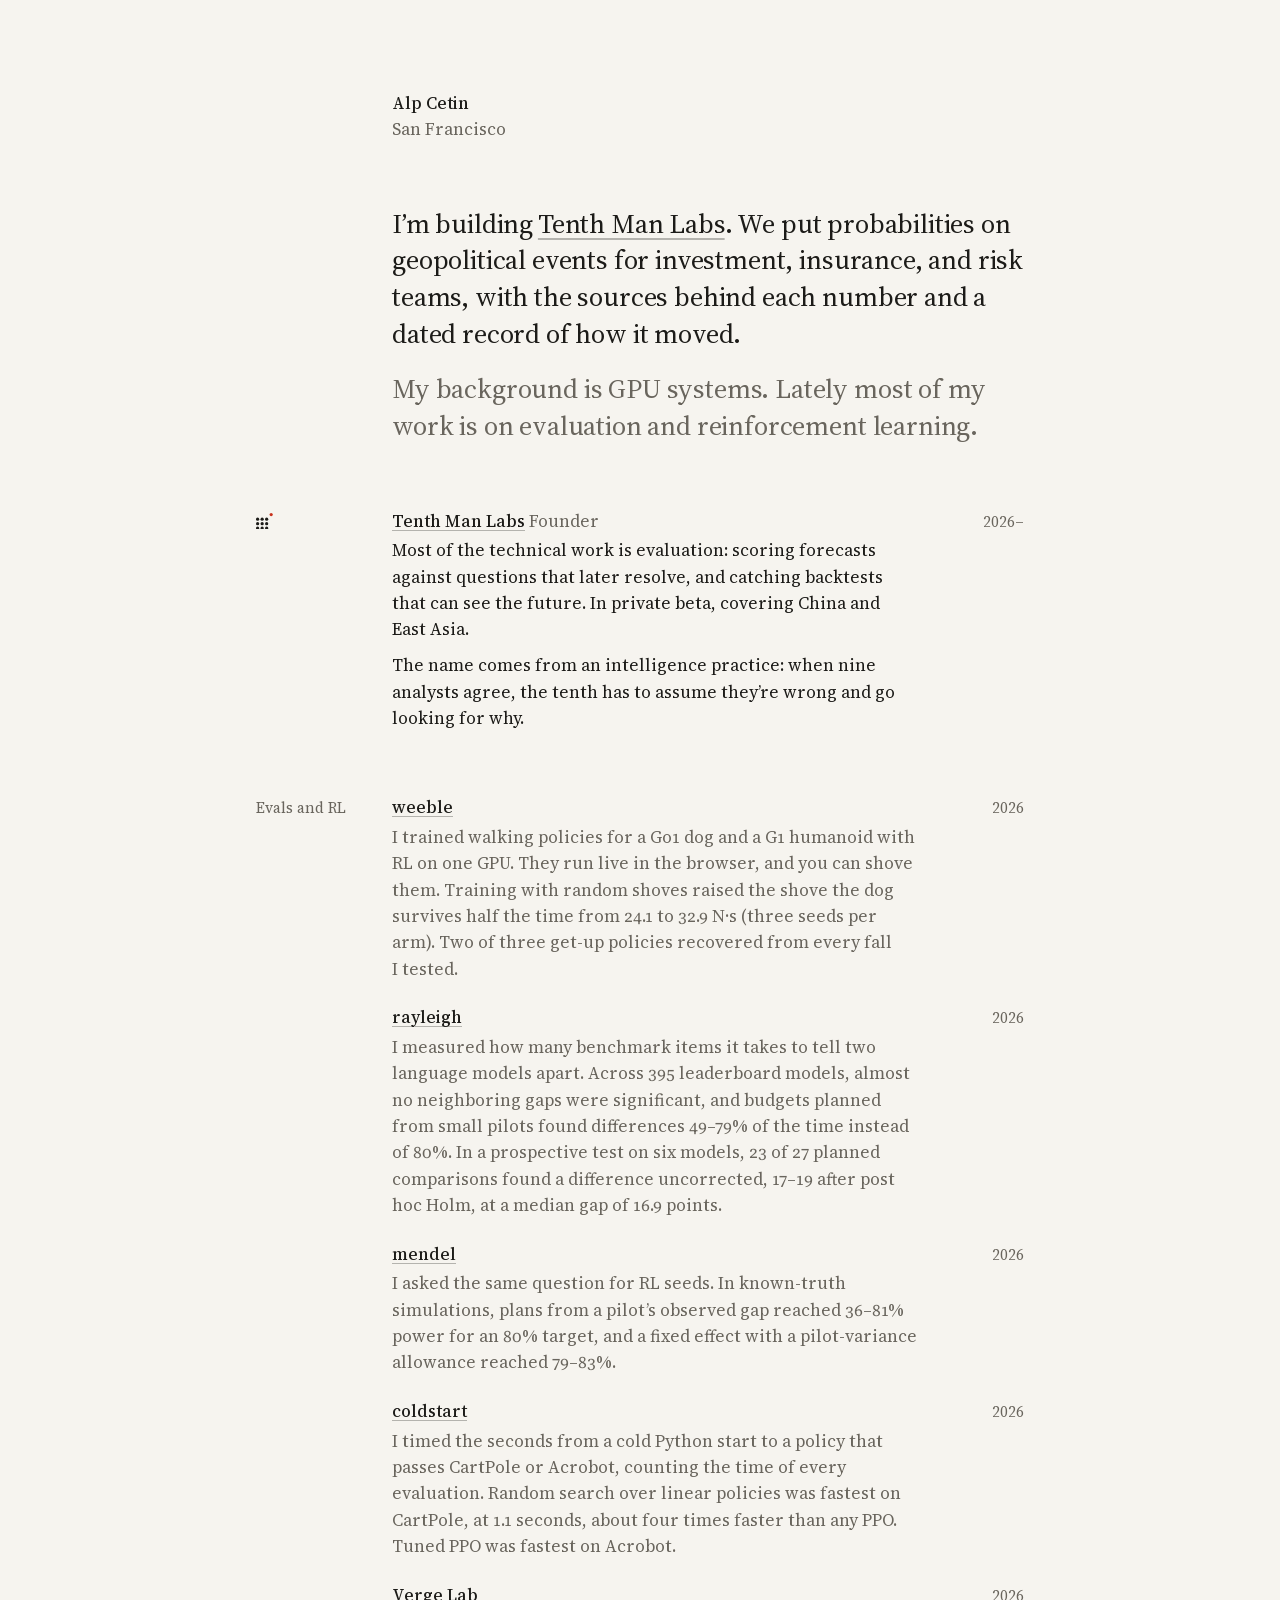
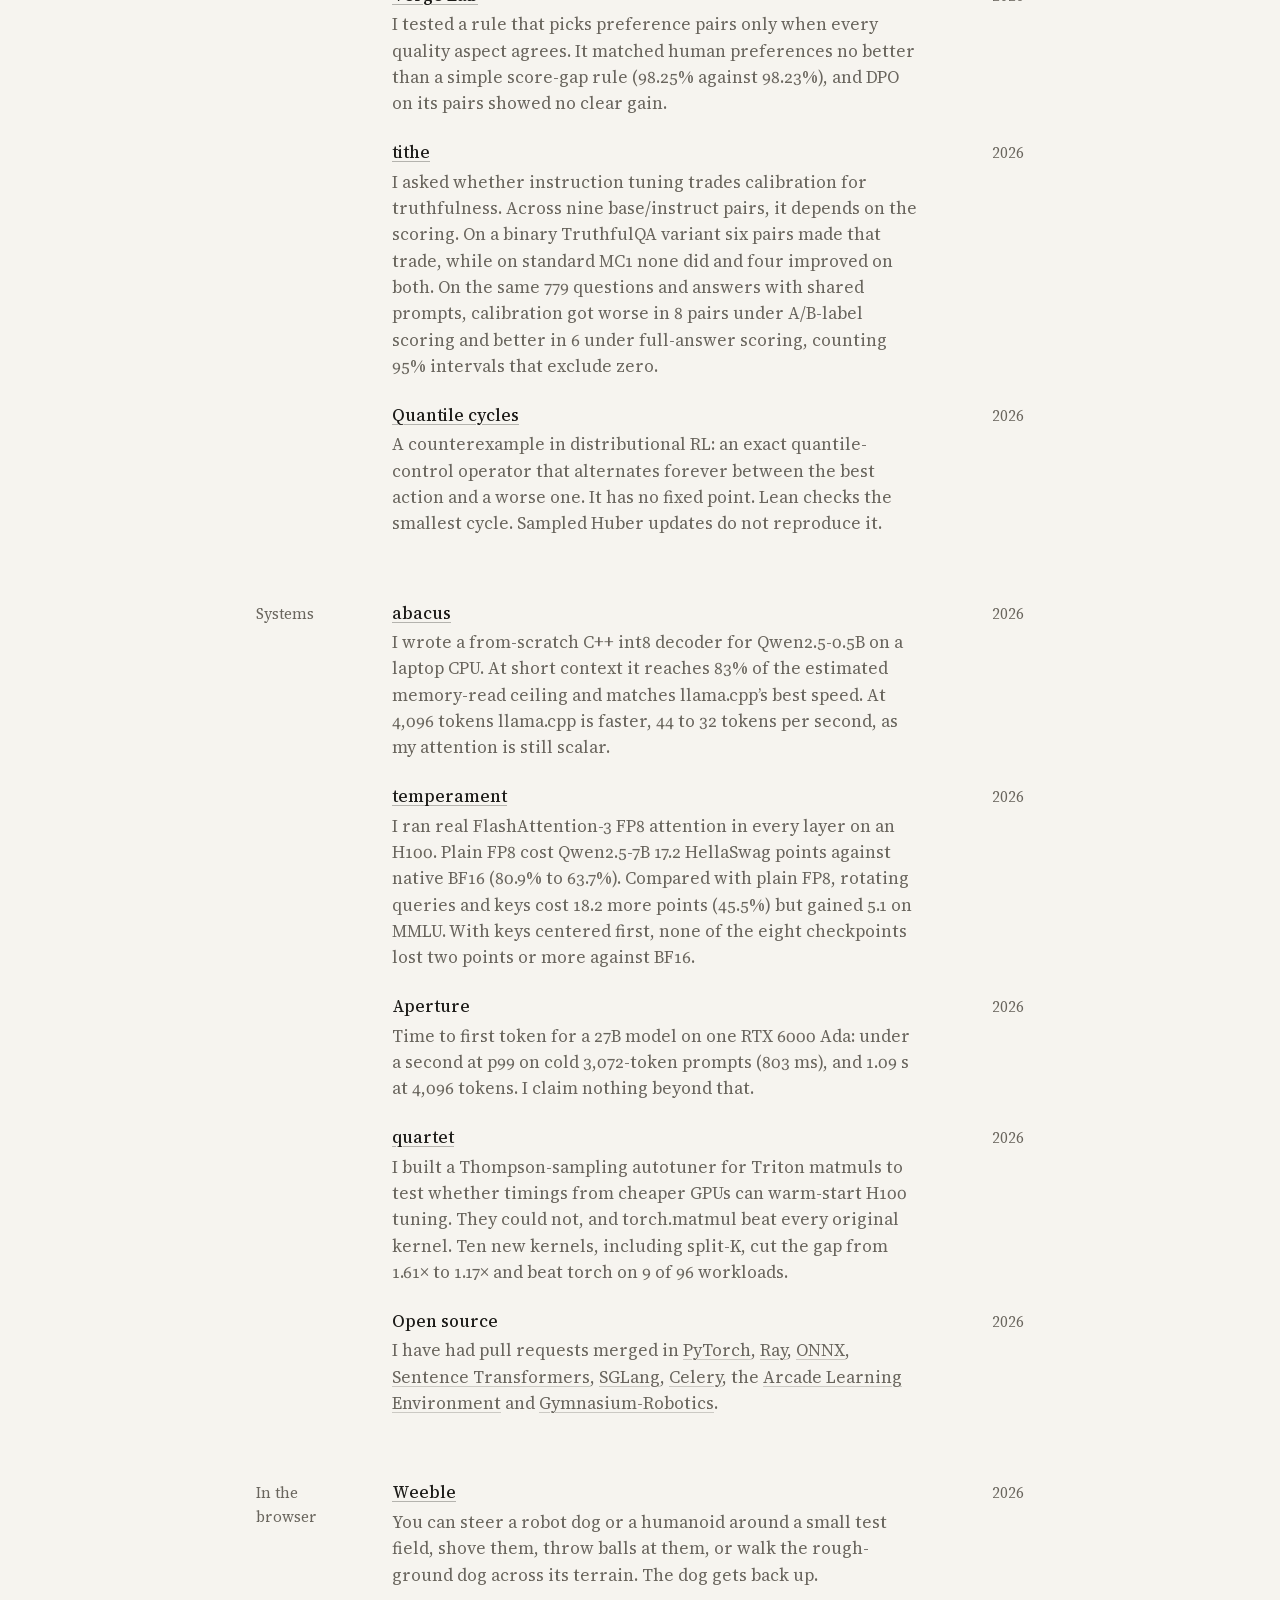
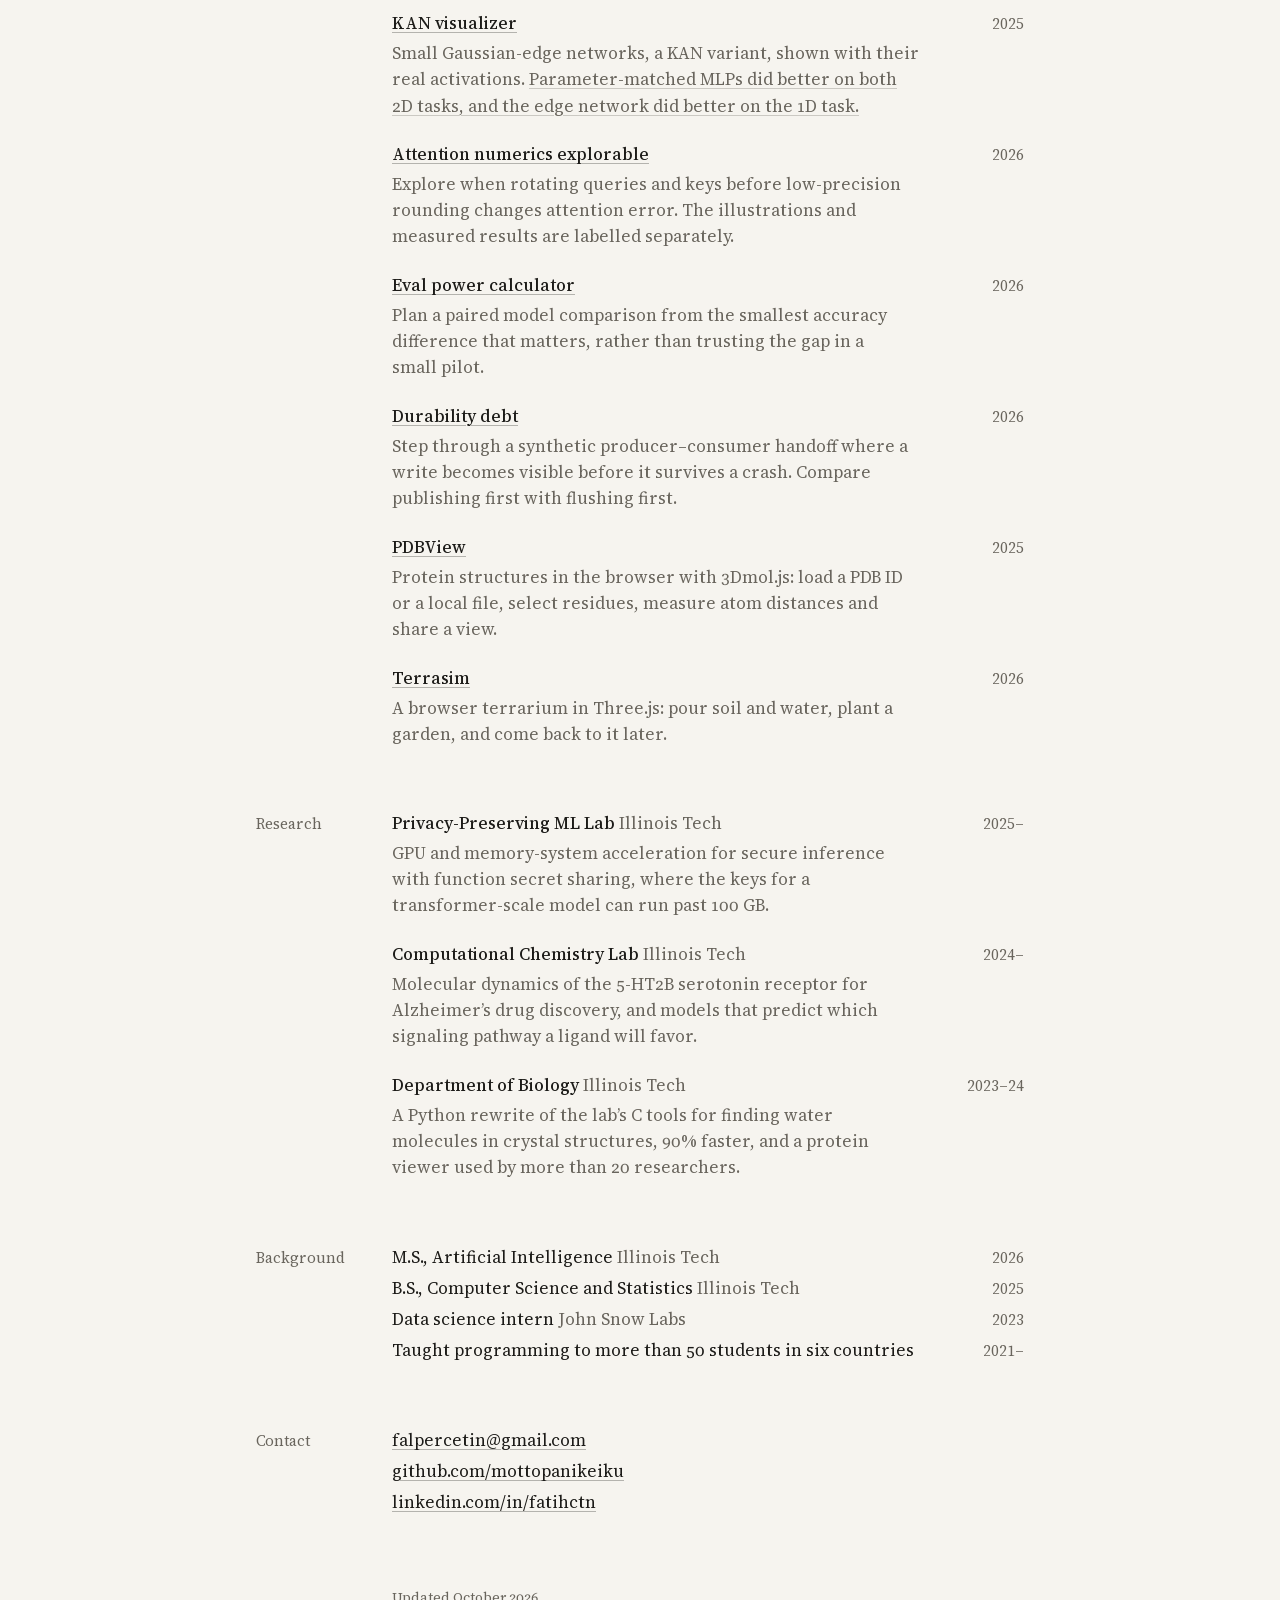
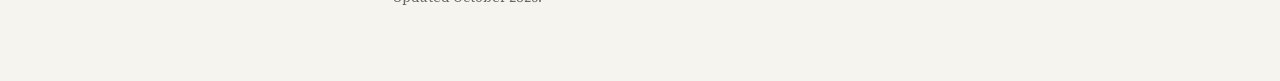
<file: index.html>
<!doctype html>
<html lang="en">
<head>
  <meta charset="utf-8">
  <meta name="viewport" content="width=device-width, initial-scale=1">
  <title>Alp Cetin</title>
  <meta name="description" content="Alp Cetin (Fatih Alper Cetin) is building Tenth Man Labs, which puts sourced probabilities on geopolitical events. Background in GPU systems; works on evaluation and reinforcement learning.">
  <link rel="canonical" href="https://mottopanikeiku.github.io/">
  <meta name="color-scheme" content="light dark">
  <meta name="theme-color" media="(prefers-color-scheme: light)" content="#f6f4ef">
  <meta name="theme-color" media="(prefers-color-scheme: dark)" content="#151412">
  <link rel="icon" href="/favicon.svg" type="image/svg+xml">
  <link rel="apple-touch-icon" href="/apple-touch-icon.png">
  <link rel="preload" href="/fonts/text-roman.woff2" as="font" type="font/woff2" crossorigin>
  <link rel="preload" href="/fonts/display-roman.woff2" as="font" type="font/woff2" crossorigin>
  <link rel="stylesheet" href="/site.css?v=0d1abf57f3">
  <meta property="og:type" content="profile">
  <meta property="og:site_name" content="Alp Cetin">
  <meta property="og:title" content="Alp Cetin">
  <meta property="og:description" content="Founder of Tenth Man Labs. Evaluation, reinforcement learning, and GPU systems.">
  <meta property="og:url" content="https://mottopanikeiku.github.io/">
  <meta property="og:image" content="https://mottopanikeiku.github.io/og.png">
  <meta property="og:image:width" content="1200">
  <meta property="og:image:height" content="630">
  <meta property="og:image:alt" content="Alp Cetin. Founder of Tenth Man Labs.">
  <meta property="profile:first_name" content="Alp">
  <meta property="profile:last_name" content="Cetin">
  <meta name="twitter:card" content="summary_large_image">
</head>
<body>
<div class="page">

  <header class="masthead">
    <h1 class="name">Alp Cetin</h1>
    <p>San Francisco</p>
    <p class="print-only">falpercetin@gmail.com · github.com/mottopanikeiku · linkedin.com/in/fatihctn</p>
  </header>

  <main class="content">

    <div class="intro">
      <p>I’m building <a href="https://tenthmanlabs.com">Tenth Man Labs</a>. We put probabilities on geopolitical events for investment, insurance, and risk teams, with the sources behind each number and a dated record of how it moved.</p>
      <p>My background is GPU systems. Lately most of my work is on evaluation and reinforcement learning.</p>
    </div>

    <section class="block lead" aria-labelledby="now">
      <h2 id="now" class="vh">Now</h2>
      <svg class="mark" viewBox="0 0 78 78" width="17" height="17" aria-hidden="true" focusable="false">
        <circle cx="7.5" cy="28.5" r="7.5"/><circle cx="7.5" cy="49.5" r="7.5"/><circle cx="7.5" cy="70.5" r="7.5"/>
        <circle cx="28.5" cy="28.5" r="7.5"/><circle cx="28.5" cy="49.5" r="7.5"/><circle cx="28.5" cy="70.5" r="7.5"/>
        <circle cx="49.5" cy="28.5" r="7.5"/><circle cx="49.5" cy="49.5" r="7.5"/><circle cx="49.5" cy="70.5" r="7.5"/>
        <circle class="tenth" cx="70.5" cy="7.5" r="7.5" fill="#c8331e"/>
      </svg>
      <ul>
        <li class="entry">
          <h3 class="title"><a href="https://tenthmanlabs.com" data-print="tenthmanlabs.com">Tenth Man Labs</a> <span class="org">Founder</span></h3>
          <p class="year"><time datetime="2026">2026</time>–</p>
          <p class="desc">Most of the technical work is evaluation: scoring forecasts against questions that later resolve, and catching backtests that can see the future. In private beta, covering China and East Asia.</p>
          <p class="desc screen-only">The name comes from an intelligence practice: when nine analysts agree, the tenth has to assume they’re wrong and go looking for why.</p>
        </li>
      </ul>
    </section>

    <section class="block" aria-labelledby="evals">
      <h2 id="evals">Evals and RL</h2>
      <ul>
        <li class="entry">
          <h3 class="title"><a href="https://github.com/mottopanikeiku/weeble" data-print="github.com/mottopanikeiku/weeble">weeble</a></h3>
          <p class="year"><time datetime="2026">2026</time></p>
          <p class="desc">I trained walking policies for a Go1 dog and a G1 humanoid with RL on one GPU. They run live in the browser, and you can shove them. Training with random shoves raised the shove the dog survives half the time from 24.1 to 32.9 N·s (three seeds per arm). Two of three get-up policies recovered from every fall I tested.</p>
        </li>
        <li class="entry">
          <h3 class="title"><a href="/projects/eval-power/" data-print="github.com/mottopanikeiku/rayleigh">rayleigh</a></h3>
          <p class="year"><time datetime="2026">2026</time></p>
          <p class="desc">I measured how many benchmark items it takes to tell two language models apart. Across 395 leaderboard models, almost no neighboring gaps were significant, and budgets planned from small pilots found differences 49–79% of the time instead of 80%. In a prospective test on six models, 23 of 27 planned comparisons found a difference uncorrected, 17–19 after post hoc Holm, at a median gap of 16.9 points.</p>
        </li>
        <li class="entry brief">
          <h3 class="title"><a href="/projects/seed-power/" data-print="github.com/mottopanikeiku/mendel">mendel</a></h3>
          <p class="year"><time datetime="2026">2026</time></p>
          <p class="desc">I asked the same question for RL seeds. In known-truth simulations, plans from a pilot’s observed gap reached 36–81% power for an 80% target, and a fixed effect with a pilot-variance allowance reached 79–83%.</p>
        </li>
        <li class="entry brief">
          <h3 class="title"><a href="/projects/control-clock/" data-print="github.com/mottopanikeiku/coldstart">coldstart</a></h3>
          <p class="year"><time datetime="2026">2026</time></p>
          <p class="desc">I timed the seconds from a cold Python start to a policy that passes CartPole or Acrobot, counting the time of every evaluation. Random search over linear policies was fastest on CartPole, at 1.1 seconds, about four times faster than any PPO. Tuned PPO was fastest on Acrobot.</p>
        </li>
        <li class="entry brief">
          <h3 class="title"><a href="/projects/verge-lab/" data-print="github.com/mottopanikeiku/verge-lab">Verge Lab</a></h3>
          <p class="year"><time datetime="2026">2026</time></p>
          <p class="desc">I tested a rule that picks preference pairs only when every quality aspect agrees. It matched human preferences no better than a simple score-gap rule (98.25% against 98.23%), and DPO on its pairs showed no clear gain.</p>
        </li>
        <li class="entry brief">
          <h3 class="title"><a href="/projects/alignmenttax/" data-print="github.com/mottopanikeiku/tithe">tithe</a></h3>
          <p class="year"><time datetime="2026">2026</time></p>
          <p class="desc">I asked whether instruction tuning trades calibration for truthfulness. Across nine base/instruct pairs, it depends on the scoring. On a binary TruthfulQA variant six pairs made that trade, while on standard MC1 none did and four improved on both. On the same 779 questions and answers with shared prompts, calibration got worse in 8 pairs under A/B-label scoring and better in 6 under full-answer scoring, counting 95% intervals that exclude zero.</p>
        </li>
        <li class="entry brief">
          <h3 class="title"><a href="/projects/quantile-cycles/" data-print="github.com/mottopanikeiku/quantile-cycles">Quantile cycles</a></h3>
          <p class="year"><time datetime="2026">2026</time></p>
          <p class="desc">A counterexample in distributional RL: an exact quantile-control operator that alternates forever between the best action and a worse one. It has no fixed point. Lean checks the smallest cycle. Sampled Huber updates do not reproduce it.</p>
        </li>
      </ul>
    </section>

    <section class="block" aria-labelledby="systems">
      <h2 id="systems">Systems</h2>
      <ul>
        <li class="entry">
          <h3 class="title"><a href="/projects/cpu-decode/" data-print="github.com/mottopanikeiku/abacus">abacus</a></h3>
          <p class="year"><time datetime="2026">2026</time></p>
          <p class="desc">I wrote a from-scratch C++ int8 decoder for Qwen2.5-0.5B on a laptop CPU. At short context it reaches 83% of the estimated memory-read ceiling and matches llama.cpp’s best speed. At 4,096 tokens llama.cpp is faster, 44 to 32 tokens per second, as my attention is still scalar.</p>
        </li>
        <li class="entry">
          <h3 class="title"><a href="/projects/attention-numerics/" data-print="github.com/mottopanikeiku/temperament">temperament</a></h3>
          <p class="year"><time datetime="2026">2026</time></p>
          <p class="desc">I ran real FlashAttention-3 FP8 attention in every layer on an H100. Plain FP8 cost Qwen2.5-7B 17.2 HellaSwag points against native BF16 (80.9% to 63.7%). Compared with plain FP8, rotating queries and keys cost 18.2 more points (45.5%) but gained 5.1 on MMLU. With keys centered first, none of the eight checkpoints lost two points or more against BF16.</p>
        </li>
        <li class="entry">
          <h3 class="title">Aperture</h3>
          <p class="year"><time datetime="2026">2026</time></p>
          <p class="desc">Time to first token for a 27B model on one <span class="nb">RTX 6000 Ada</span>: under a second at p99 on cold 3,072-token prompts (803&nbsp;ms), and 1.09&nbsp;s at 4,096 tokens. I claim nothing beyond that.</p>
        </li>
        <li class="entry brief">
          <h3 class="title"><a href="/projects/heliostune/" data-print="github.com/mottopanikeiku/quartet">quartet</a></h3>
          <p class="year"><time datetime="2026">2026</time></p>
          <p class="desc">I built a Thompson-sampling autotuner for Triton matmuls to test whether timings from cheaper GPUs can warm-start H100 tuning. They could not, and torch.matmul beat every original kernel. Ten new kernels, including split-K, cut the gap from 1.61× to 1.17× and beat torch on 9 of 96 workloads.</p>
        </li>
        <li class="entry">
          <h3 class="title">Open source</h3>
          <p class="year"><time datetime="2026">2026</time></p>
          <p class="desc">I have had pull requests merged in <a href="https://github.com/pytorch/pytorch/pull/196711">PyTorch</a>, <a href="https://github.com/ray-project/ray/pulls?q=is%3Apr+author%3Amottopanikeiku+is%3Amerged">Ray</a>, <a href="https://github.com/onnx/onnx/pull/8435">ONNX</a>, <a href="https://github.com/huggingface/sentence-transformers/pulls?q=is%3Apr+author%3Amottopanikeiku+is%3Amerged">Sentence Transformers</a>, <a href="https://github.com/sgl-project/sglang/pulls?q=is%3Apr+author%3Amottopanikeiku+is%3Amerged">SGLang</a>, <a href="https://github.com/celery/celery/pulls?q=is%3Apr+author%3Amottopanikeiku+is%3Amerged">Celery</a>, the <a href="https://github.com/Farama-Foundation/Arcade-Learning-Environment/pull/743">Arcade Learning Environment</a> and <a href="https://github.com/Farama-Foundation/Gymnasium-Robotics/pull/344">Gymnasium-Robotics</a>.</p>
        </li>
      </ul>
    </section>

    <section class="block screen-only" aria-labelledby="tools">
      <h2 id="tools">In the browser</h2>
      <ul>
        <li class="entry">
          <h3 class="title"><a href="https://mottopanikeiku.github.io/weeble/" data-print="mottopanikeiku.github.io/weeble">Weeble</a></h3>
          <p class="year"><time datetime="2026">2026</time></p>
          <p class="desc">You can steer a robot dog or a humanoid around a small test field, shove them, throw balls at them, or walk the rough-ground dog across its terrain. The dog gets back up.</p>
        </li>
        <li class="entry">
          <h3 class="title"><a href="https://mottopanikeiku.github.io/kan-visualizer/" data-print="mottopanikeiku.github.io/kan-visualizer">KAN visualizer</a></h3>
          <p class="year"><time datetime="2025">2025</time></p>
          <p class="desc">Small Gaussian-edge networks, a KAN variant, shown with their real activations. <a href="https://github.com/mottopanikeiku/kan-visualizer/blob/298419407d3251bdaeb5f70426ec2ed526480799/results/mlp_comparison/summary.json">Parameter-matched MLPs did better on both 2D tasks, and the edge network did better on the 1D task.</a></p>
        </li>
        <li class="entry">
          <h3 class="title"><a href="https://mottopanikeiku.github.io/temperament/">Attention numerics explorable</a></h3>
          <p class="year"><time datetime="2026">2026</time></p>
          <p class="desc">Explore when rotating queries and keys before low-precision rounding changes attention error. The illustrations and measured results are labelled separately.</p>
        </li>
        <li class="entry">
          <h3 class="title"><a href="https://mottopanikeiku.github.io/rayleigh/">Eval power calculator</a></h3>
          <p class="year"><time datetime="2026">2026</time></p>
          <p class="desc">Plan a paired model comparison from the smallest accuracy difference that matters, rather than trusting the gap in a small pilot.</p>
        </li>
        <li class="entry">
          <h3 class="title"><a href="https://mottopanikeiku.github.io/durability-debt/">Durability debt</a></h3>
          <p class="year"><time datetime="2026">2026</time></p>
          <p class="desc">Step through a synthetic producer–consumer handoff where a write becomes visible before it survives a crash. Compare publishing first with flushing first.</p>
        </li>
        <li class="entry">
          <h3 class="title"><a href="https://mottopanikeiku.github.io/pdbview/" data-print="mottopanikeiku.github.io/pdbview">PDBView</a></h3>
          <p class="year"><time datetime="2025">2025</time></p>
          <p class="desc">Protein structures in the browser with 3Dmol.js: load a PDB ID or a local file, select residues, measure atom distances and share a view.</p>
        </li>
        <li class="entry">
          <h3 class="title"><a href="https://mottopanikeiku.github.io/terrasim/">Terrasim</a></h3>
          <p class="year"><time datetime="2026">2026</time></p>
          <p class="desc">A browser terrarium in Three.js: pour soil and water, plant a garden, and come back to it later.</p>
        </li>
      </ul>
    </section>

    <section class="block" aria-labelledby="research">
      <h2 id="research">Research</h2>
      <ul>
        <li class="entry">
          <h3 class="title">Privacy-Preserving ML Lab <span class="org">Illinois Tech</span></h3>
          <p class="year"><time datetime="2025-11">2025</time>–</p>
          <p class="desc">GPU and memory-system acceleration for secure inference with function secret sharing, where the keys for a transformer-scale model can run past 100&nbsp;GB.</p>
        </li>
        <li class="entry">
          <h3 class="title">Computational Chemistry Lab <span class="org">Illinois Tech</span></h3>
          <p class="year"><time datetime="2024-09">2024</time>–</p>
          <p class="desc">Molecular dynamics of the <span class="nb">5-HT2B</span> serotonin receptor for Alzheimer’s drug discovery, and models that predict which signaling pathway a ligand will favor.</p>
        </li>
        <li class="entry screen-only">
          <h3 class="title">Department of Biology <span class="org">Illinois Tech</span></h3>
          <p class="year"><time datetime="2023-08">2023</time>–24</p>
          <p class="desc">A Python rewrite of the lab’s C tools for finding water molecules in crystal structures, 90% faster, and a protein viewer used by more than 20 researchers.</p>
        </li>
      </ul>
    </section>

    <section class="block" aria-labelledby="background">
      <h2 id="background">Background</h2>
      <ul class="rows">
        <li class="entry">
          <p class="title">M.S., Artificial Intelligence <span class="org">Illinois Tech</span></p>
          <p class="year"><time datetime="2026-05">2026</time></p>
        </li>
        <li class="entry">
          <p class="title">B.S., Computer Science and Statistics <span class="org">Illinois Tech</span></p>
          <p class="year"><time datetime="2025-05">2025</time></p>
        </li>
        <li class="entry">
          <p class="title">Data science intern <span class="org">John Snow Labs</span></p>
          <p class="year"><time datetime="2023">2023</time></p>
        </li>
        <li class="entry">
          <p class="title">Taught programming to more than 50 students in six countries</p>
          <p class="year"><time datetime="2021">2021</time>–</p>
        </li>
      </ul>
    </section>

    <section class="block contact" aria-labelledby="contact">
      <h2 id="contact">Contact</h2>
      <ul class="rows">
        <li class="entry"><p class="title"><a href="mailto:falpercetin@gmail.com">falpercetin@gmail.com</a></p></li>
        <li class="entry"><p class="title"><a href="https://github.com/mottopanikeiku">github.com/mottopanikeiku</a></p></li>
        <li class="entry"><p class="title"><a href="https://www.linkedin.com/in/fatihctn">linkedin.com/in/fatihctn</a></p></li>
      </ul>
    </section>

  </main>

  <footer class="colophon">
    <p>Updated October 2026.</p>
  </footer>

</div>
</body>
</html>
</file>
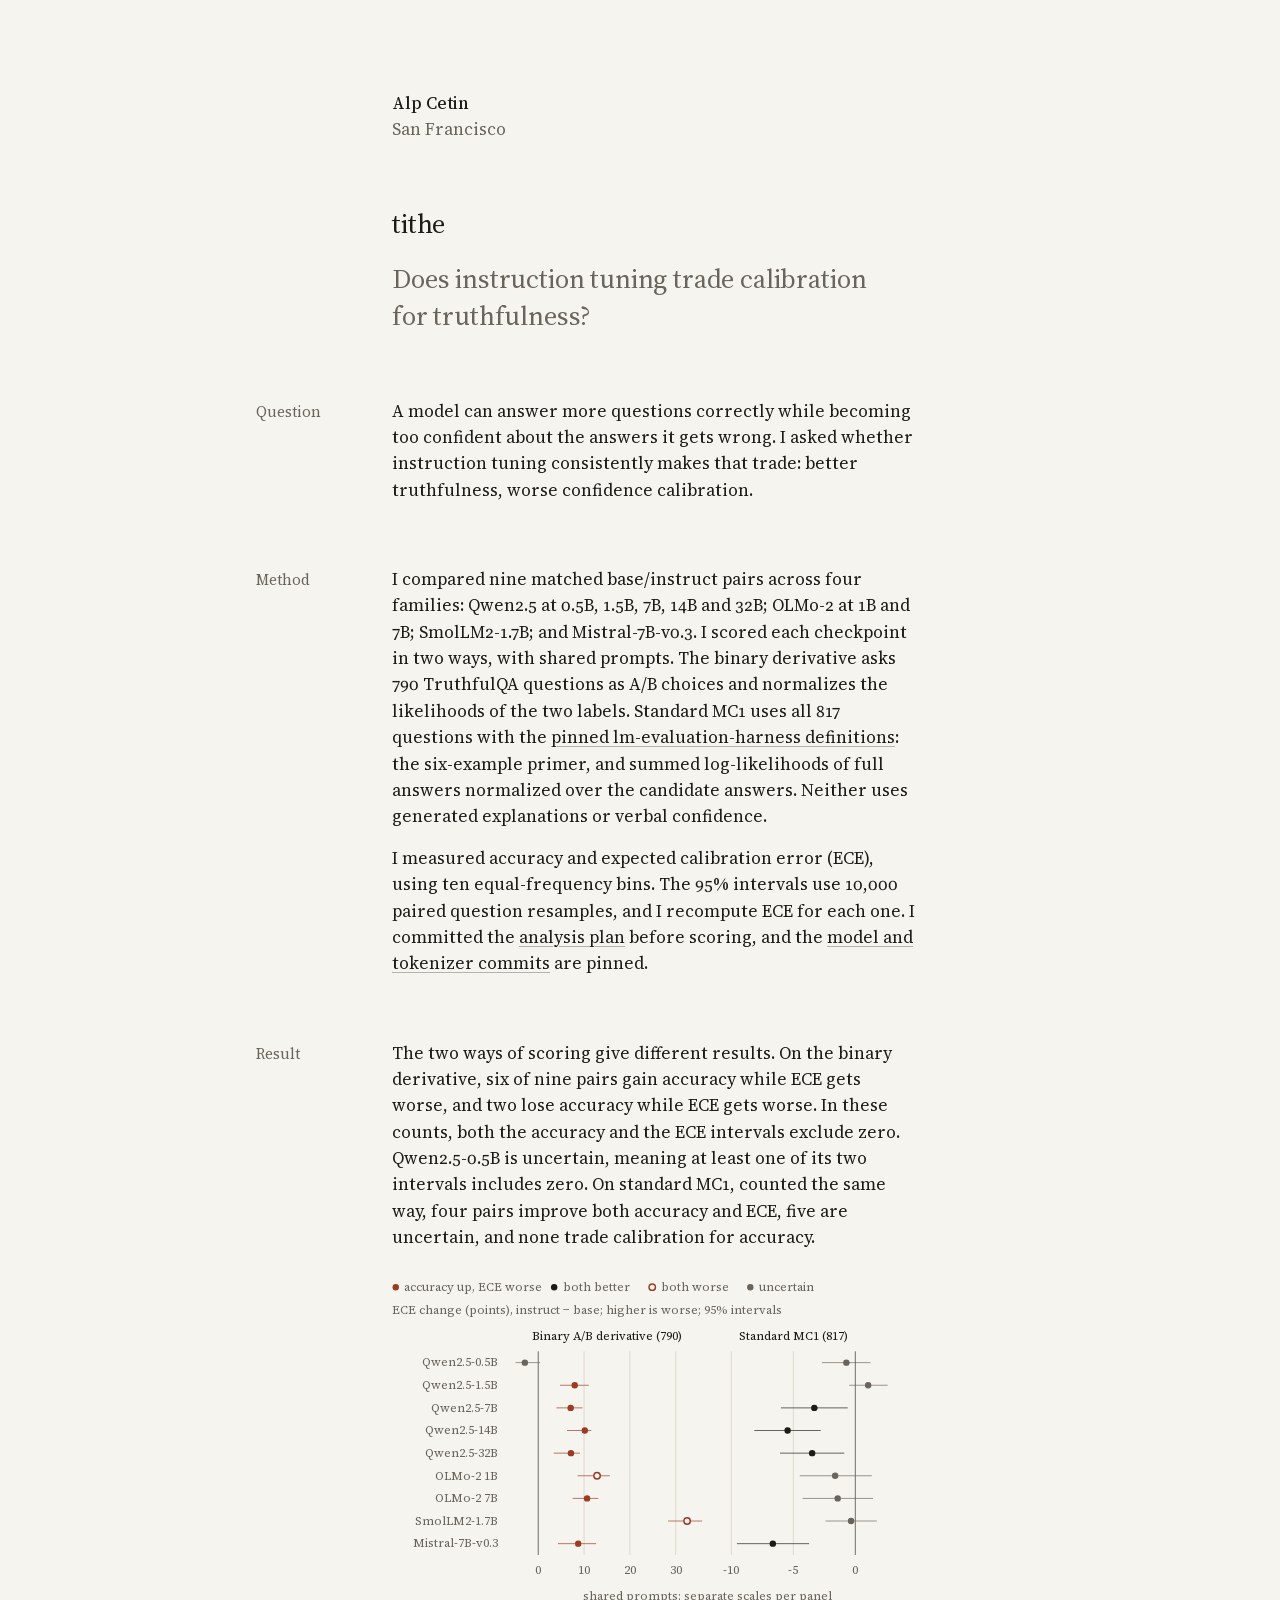
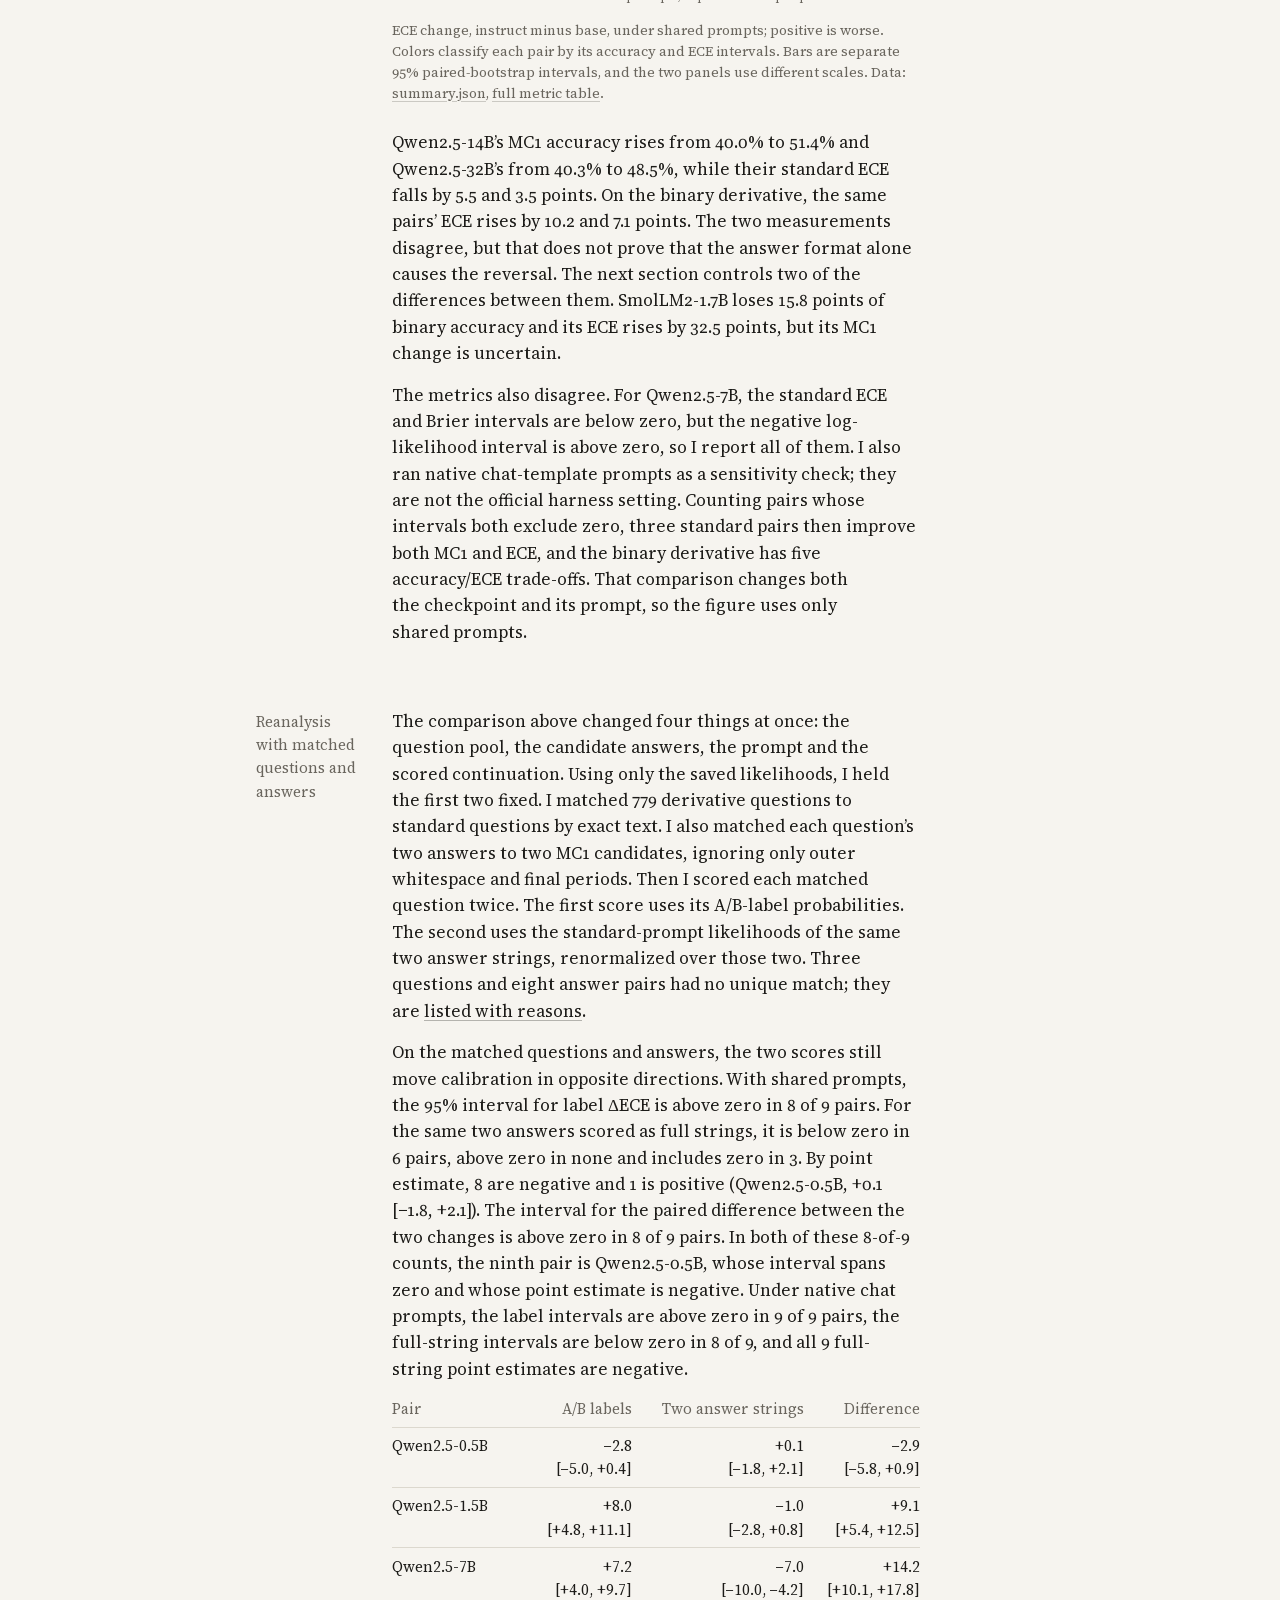
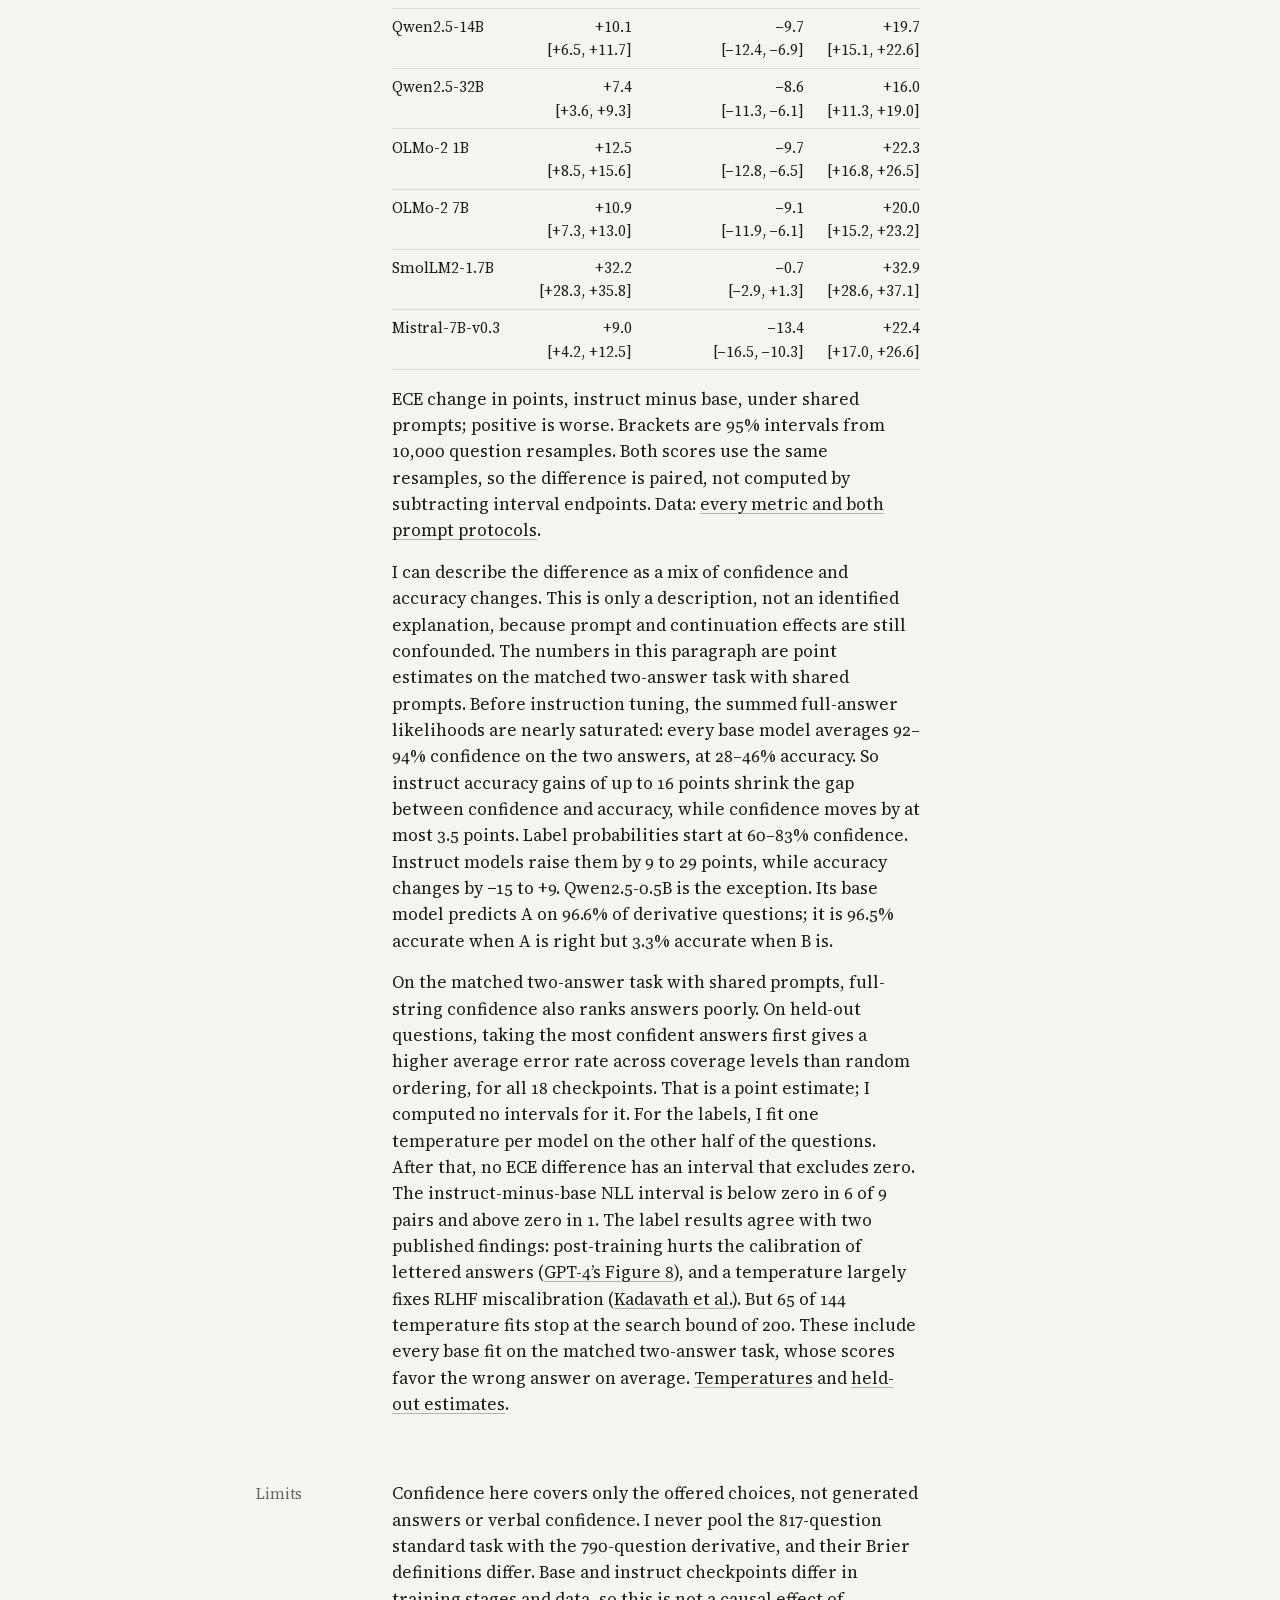
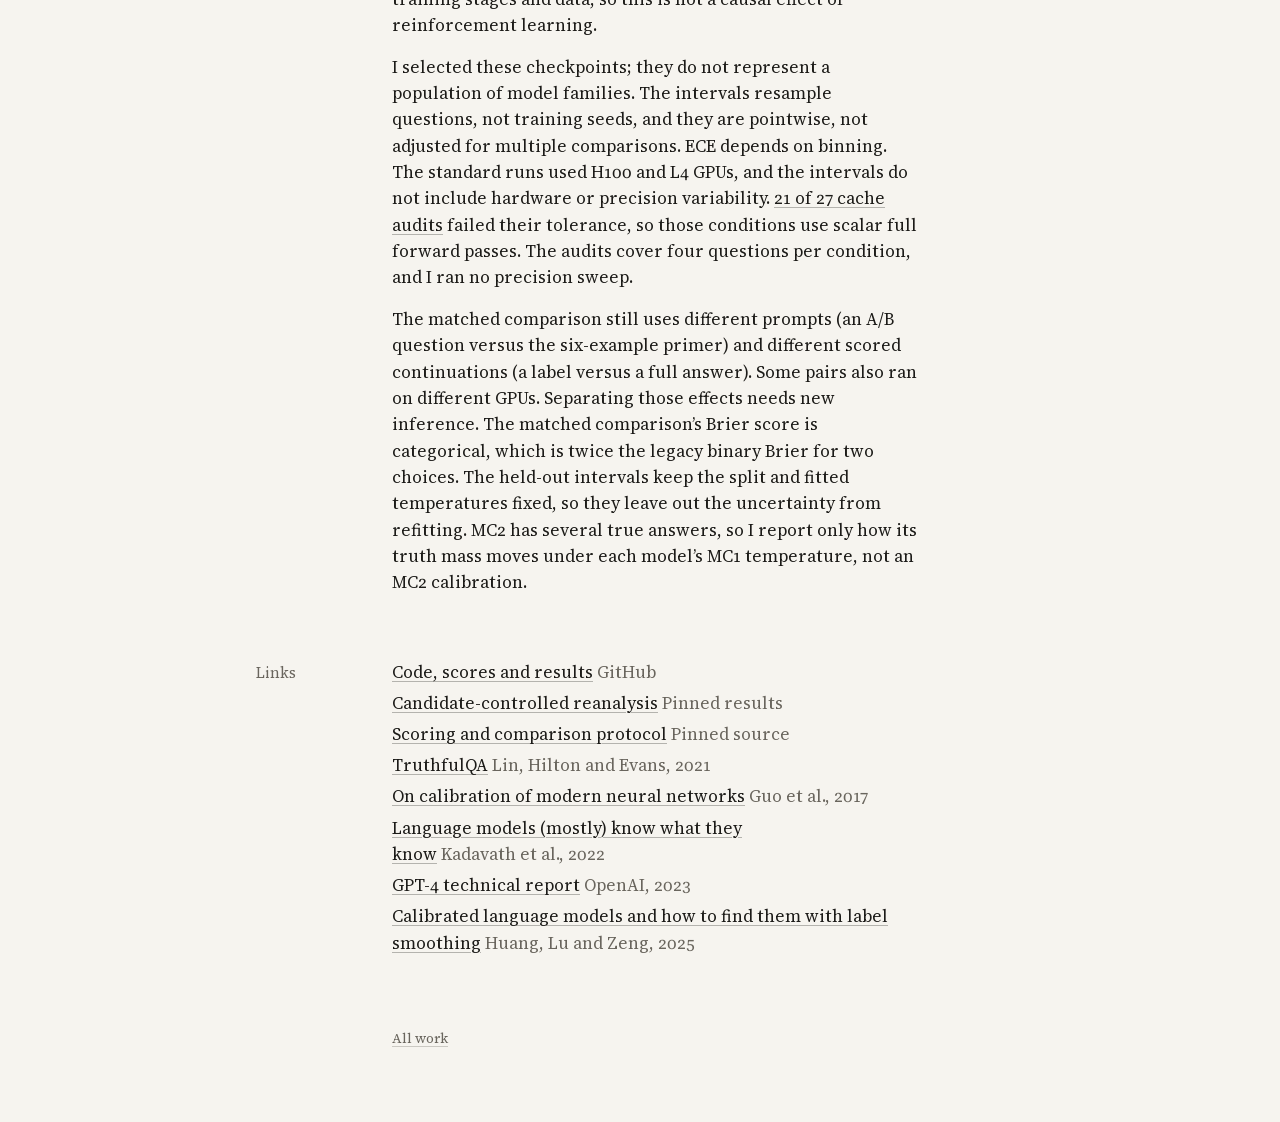
<file: projects/alignmenttax/index.html>
<!doctype html>
<html lang="en">
<head>
  <meta charset="utf-8">
  <meta name="viewport" content="width=device-width, initial-scale=1">
  <title>tithe · Alp Cetin</title>
  <meta name="description" content="I compared nine base/instruct pairs on TruthfulQA. On the same questions and answers, instruction tuning made calibration worse under A/B-label scoring and better under full-answer scoring.">
  <link rel="canonical" href="https://mottopanikeiku.github.io/projects/alignmenttax/">
  <meta name="color-scheme" content="light dark">
  <meta name="theme-color" media="(prefers-color-scheme: light)" content="#f6f4ef">
  <meta name="theme-color" media="(prefers-color-scheme: dark)" content="#151412">
  <link rel="icon" href="/favicon.svg" type="image/svg+xml">
  <link rel="apple-touch-icon" href="/apple-touch-icon.png">
  <link rel="preload" href="/fonts/text-roman.woff2" as="font" type="font/woff2" crossorigin>
  <link rel="preload" href="/fonts/display-roman.woff2" as="font" type="font/woff2" crossorigin>
  <link rel="stylesheet" href="/site.css?v=0d1abf57f3">
  <meta property="og:type" content="article">
  <meta property="og:site_name" content="Alp Cetin">
  <meta property="og:title" content="tithe">
  <meta property="og:description" content="On the same TruthfulQA questions and answers, instruction tuning changed calibration in opposite directions depending on how the answer was scored.">
  <meta property="og:url" content="https://mottopanikeiku.github.io/projects/alignmenttax/">
  <meta property="og:image" content="https://mottopanikeiku.github.io/og/alignmenttax.png">
  <meta property="og:image:width" content="1200">
  <meta property="og:image:height" content="630">
  <meta name="twitter:card" content="summary_large_image">
</head>
<body>
<div class="page">

  <header class="masthead">
    <p class="name"><a href="/">Alp Cetin</a></p>
    <p>San Francisco</p>
  </header>

  <main class="content">

    <div class="intro">
      <h1>tithe</h1>
      <p>Does instruction tuning trade calibration for truthfulness?</p>
    </div>

    <section class="block" aria-labelledby="question">
      <h2 id="question">Question</h2>
      <div class="prose">
        <p>A model can answer more questions correctly while becoming too confident about the answers it gets wrong. I asked whether instruction tuning consistently makes that trade: better truthfulness, worse confidence calibration.</p>
      </div>
    </section>

    <section class="block" aria-labelledby="method">
      <h2 id="method">Method</h2>
      <div class="prose">
        <p>I compared nine matched base/instruct pairs across four families: Qwen2.5 at 0.5B, 1.5B, 7B, 14B and 32B; OLMo-2 at 1B and 7B; SmolLM2-1.7B; and Mistral-7B-v0.3. I scored each checkpoint in two ways, with shared prompts. The binary derivative asks 790 TruthfulQA questions as A/B choices and normalizes the likelihoods of the two labels. Standard MC1 uses all 817 questions with the <a href="https://github.com/EleutherAI/lm-evaluation-harness/tree/d6de81643928d653435c431bae19945d41d32520/lm_eval/tasks/truthfulqa">pinned lm-evaluation-harness definitions</a>: the six-example primer, and summed log-likelihoods of full answers normalized over the candidate answers. Neither uses generated explanations or verbal confidence.</p>
        <p>I measured accuracy and expected calibration error (ECE), using ten equal-frequency bins. The 95% intervals use 10,000 paired question resamples, and I recompute ECE for each one. I committed the <a href="https://github.com/mottopanikeiku/tithe/commit/457f8c2">analysis plan</a> before scoring, and the <a href="https://github.com/mottopanikeiku/tithe/blob/61b0ffb6890ca7f53b3e37b117b28167f57b8e88/configs/day_scale.json">model and tokenizer commits</a> are pinned.</p>
      </div>
    </section>

    <section class="block" aria-labelledby="result">
      <h2 id="result">Result</h2>
      <div class="prose">
        <p>The two ways of scoring give different results. On the binary derivative, six of nine pairs gain accuracy while ECE gets worse, and two lose accuracy while ECE gets worse. In these counts, both the accuracy and the ECE intervals exclude zero. Qwen2.5-0.5B is uncertain, meaning at least one of its two intervals includes zero. On standard MC1, counted the same way, four pairs improve both accuracy and ECE, five are uncertain, and none trade calibration for accuracy.</p>
        <figure class="figure">
          <div class="scroll" tabindex="0" role="region" aria-labelledby="alignmenttax-title"><!-- figure:alignmenttax --><svg class="chart" viewBox="0 0 560 356" role="img" aria-labelledby="alignmenttax-title alignmenttax-desc"><title id="alignmenttax-title">Instruction tuning worsens binary-derivative ECE but not standard MC1 ECE</title><desc id="alignmenttax-desc">Expected calibration error change, instruct minus base, for nine pairs under shared prompts. A pair is classified only when its accuracy and ECE 95% intervals both exclude zero; otherwise it is uncertain. On the 790-question binary derivative, six pairs gain accuracy while ECE worsens and two lose accuracy while ECE worsens; Qwen2.5-0.5B is uncertain. On 817-question standard MC1, on the same basis, four pairs improve both accuracy and ECE and five are uncertain. Bars are separate 95% question-bootstrap intervals.</desc><circle class="dot em" cx="4" cy="14" r="3.4"/><text x="13" y="18">accuracy up, ECE worse</text><circle class="dot strong" cx="172" cy="14" r="3.4"/><text x="181" y="18">both better</text><circle class="dot hollow em" cx="276" cy="14" r="3.4"/><text x="285" y="18">both worse</text><circle class="dot" cx="380" cy="14" r="3.4"/><text x="389" y="18">uncertain</text><text x="0" y="42">ECE change (points), instruct − base; higher is worse; 95% intervals</text><text class="strong" text-anchor="middle" x="228" y="70">Binary A/B derivative (790)</text><line class="axis" x1="155.1" y1="82" x2="155.1" y2="298"/><text text-anchor="middle" x="155.1" y="318">0</text><line class="grid" x1="203.7" y1="82" x2="203.7" y2="298"/><text text-anchor="middle" x="203.7" y="318">10</text><line class="grid" x1="252.3" y1="82" x2="252.3" y2="298"/><text text-anchor="middle" x="252.3" y="318">20</text><line class="grid" x1="300.9" y1="82" x2="300.9" y2="298"/><text text-anchor="middle" x="300.9" y="318">30</text><text class="strong" text-anchor="middle" x="425.7" y="70">Standard MC1 (817)</text><line class="grid" x1="360" y1="82" x2="360" y2="298"/><text text-anchor="middle" x="360" y="318">-10</text><line class="grid" x1="425.7" y1="82" x2="425.7" y2="298"/><text text-anchor="middle" x="425.7" y="318">-5</text><line class="axis" x1="491.4" y1="82" x2="491.4" y2="298"/><text text-anchor="middle" x="491.4" y="318">0</text><text text-anchor="end" x="112" y="98">Qwen2.5-0.5B</text><line class="ci" x1="131" y1="94" x2="157.2" y2="94"/><circle class="dot" cx="140.9" cy="94" r="3.4"/><line class="ci" x1="456" y1="94" x2="507.4" y2="94"/><circle class="dot" cx="481.9" cy="94" r="3.4"/><text text-anchor="end" x="112" y="122">Qwen2.5-1.5B</text><line class="ci em" x1="178.2" y1="118" x2="208.7" y2="118"/><circle class="dot em" cx="193.8" cy="118" r="3.4"/><line class="ci" x1="484.9" y1="118" x2="525.7" y2="118"/><circle class="dot" cx="505" cy="118" r="3.4"/><text text-anchor="end" x="112" y="146">Qwen2.5-7B</text><line class="ci em" x1="174.4" y1="142" x2="202" y2="142"/><circle class="dot em" cx="189.5" cy="142" r="3.4"/><line class="ci strong" x1="412.5" y1="142" x2="483.4" y2="142"/><circle class="dot strong" cx="447.9" cy="142" r="3.4"/><text text-anchor="end" x="112" y="170">Qwen2.5-14B</text><line class="ci em" x1="185.6" y1="166" x2="211.4" y2="166"/><circle class="dot em" cx="204.5" cy="166" r="3.4"/><line class="ci strong" x1="384.3" y1="166" x2="454.7" y2="166"/><circle class="dot strong" cx="419.6" cy="166" r="3.4"/><text text-anchor="end" x="112" y="194">Qwen2.5-32B</text><line class="ci em" x1="171.6" y1="190" x2="199.3" y2="190"/><circle class="dot em" cx="189.8" cy="190" r="3.4"/><line class="ci strong" x1="411.5" y1="190" x2="479.7" y2="190"/><circle class="dot strong" cx="445.6" cy="190" r="3.4"/><text text-anchor="end" x="112" y="218">OLMo-2 1B</text><line class="ci em" x1="196.9" y1="214" x2="231" y2="214"/><circle class="dot hollow em" cx="217.5" cy="214" r="3.4"/><line class="ci" x1="432.5" y1="214" x2="508.9" y2="214"/><circle class="dot" cx="470" cy="214" r="3.4"/><text text-anchor="end" x="112" y="242">OLMo-2 7B</text><line class="ci em" x1="191.5" y1="238" x2="218.8" y2="238"/><circle class="dot em" cx="206.9" cy="238" r="3.4"/><line class="ci" x1="435.5" y1="238" x2="510.1" y2="238"/><circle class="dot" cx="472.7" cy="238" r="3.4"/><text text-anchor="end" x="112" y="266">SmolLM2-1.7B</text><line class="ci em" x1="292.9" y1="262" x2="329" y2="262"/><circle class="dot hollow em" cx="313" cy="262" r="3.4"/><line class="ci" x1="459.8" y1="262" x2="514.2" y2="262"/><circle class="dot" cx="486.9" cy="262" r="3.4"/><text text-anchor="end" x="112" y="290">Mistral-7B-v0.3</text><line class="ci em" x1="176" y1="286" x2="216.5" y2="286"/><circle class="dot em" cx="197.5" cy="286" r="3.4"/><line class="ci strong" x1="365.8" y1="286" x2="442.4" y2="286"/><circle class="dot strong" cx="403.9" cy="286" r="3.4"/><text text-anchor="middle" x="335" y="346">shared prompts; separate scales per panel</text></svg><!-- /figure:alignmenttax --></div>
          <figcaption>ECE change, instruct minus base, under shared prompts; positive is worse. Colors classify each pair by its accuracy and ECE intervals. Bars are separate 95% paired-bootstrap intervals, and the two panels use different scales. Data: <a href="https://github.com/mottopanikeiku/tithe/blob/61b0ffb6890ca7f53b3e37b117b28167f57b8e88/results/day_scale/analysis/summary.json">summary.json</a>, <a href="https://github.com/mottopanikeiku/tithe/blob/61b0ffb6890ca7f53b3e37b117b28167f57b8e88/results/day_scale/analysis/summary.csv">full metric table</a>.</figcaption>
        </figure>
        <p>Qwen2.5-14B’s MC1 accuracy rises from 40.0% to 51.4% and Qwen2.5-32B’s from 40.3% to 48.5%, while their standard ECE falls by 5.5 and 3.5 points. On the binary derivative, the same pairs’ ECE rises by 10.2 and 7.1 points. The two measurements disagree, but that does not prove that the answer format alone causes the reversal. The next section controls two of the differences between them. SmolLM2-1.7B loses 15.8 points of binary accuracy and its ECE rises by 32.5 points, but its MC1 change is uncertain.</p>
        <p>The metrics also disagree. For Qwen2.5-7B, the standard ECE and Brier intervals are below zero, but the negative log-likelihood interval is above zero, so I report all of them. I also ran native chat-template prompts as a sensitivity check; they are not the official harness setting. Counting pairs whose intervals both exclude zero, three standard pairs then improve both MC1 and ECE, and the binary derivative has five accuracy/ECE trade-offs. That comparison changes both the checkpoint and its prompt, so the figure uses only shared prompts.</p>
      </div>
    </section>

    <section class="block" aria-labelledby="control">
      <h2 id="control">Reanalysis with matched questions and answers</h2>
      <div class="prose">
        <p>The comparison above changed four things at once: the question pool, the candidate answers, the prompt and the scored continuation. Using only the saved likelihoods, I held the first two fixed. I matched 779 derivative questions to standard questions by exact text. I also matched each question’s two answers to two MC1 candidates, ignoring only outer whitespace and final periods. Then I scored each matched question twice. The first score uses its A/B-label probabilities. The second uses the standard-prompt likelihoods of the same two answer strings, renormalized over those two. Three questions and eight answer pairs had no unique match; they are <a href="https://github.com/mottopanikeiku/tithe/blob/8c3e4e50bd6f94a6f574a466466934acc8499e9f/results/reanalysis/matching.json">listed with reasons</a>.</p>
        <p>On the matched questions and answers, the two scores still move calibration in opposite directions. With shared prompts, the 95% interval for label ΔECE is above zero in 8 of 9 pairs. For the same two answers scored as full strings, it is below zero in 6 pairs, above zero in none and includes zero in 3. By point estimate, 8 are negative and 1 is positive (Qwen2.5-0.5B, +0.1 [−1.8, +2.1]). The interval for the paired difference between the two changes is above zero in 8 of 9 pairs. In both of these 8-of-9 counts, the ninth pair is Qwen2.5-0.5B, whose interval spans zero and whose point estimate is negative. Under native chat prompts, the label intervals are above zero in 9 of 9 pairs, the full-string intervals are below zero in 8 of 9, and all 9 full-string point estimates are negative.</p>
        <div class="scroll" tabindex="0" role="region" aria-label="ECE change on 779 matched questions">
        <table class="table">
          <thead>
            <tr><th scope="col">Pair</th><th scope="col" class="num">A/B labels</th><th scope="col" class="num">Two answer strings</th><th scope="col" class="num">Difference</th></tr>
          </thead>
          <tbody>
            <tr><td>Qwen2.5-0.5B</td><td class="num">−2.8<br>[−5.0,&nbsp;+0.4]</td><td class="num">+0.1<br>[−1.8,&nbsp;+2.1]</td><td class="num">−2.9<br>[−5.8,&nbsp;+0.9]</td></tr>
            <tr><td>Qwen2.5-1.5B</td><td class="num">+8.0<br>[+4.8,&nbsp;+11.1]</td><td class="num">−1.0<br>[−2.8,&nbsp;+0.8]</td><td class="num">+9.1<br>[+5.4,&nbsp;+12.5]</td></tr>
            <tr><td>Qwen2.5-7B</td><td class="num">+7.2<br>[+4.0,&nbsp;+9.7]</td><td class="num">−7.0<br>[−10.0,&nbsp;−4.2]</td><td class="num">+14.2<br>[+10.1,&nbsp;+17.8]</td></tr>
            <tr><td>Qwen2.5-14B</td><td class="num">+10.1<br>[+6.5,&nbsp;+11.7]</td><td class="num">−9.7<br>[−12.4,&nbsp;−6.9]</td><td class="num">+19.7<br>[+15.1,&nbsp;+22.6]</td></tr>
            <tr><td>Qwen2.5-32B</td><td class="num">+7.4<br>[+3.6,&nbsp;+9.3]</td><td class="num">−8.6<br>[−11.3,&nbsp;−6.1]</td><td class="num">+16.0<br>[+11.3,&nbsp;+19.0]</td></tr>
            <tr><td>OLMo-2 1B</td><td class="num">+12.5<br>[+8.5,&nbsp;+15.6]</td><td class="num">−9.7<br>[−12.8,&nbsp;−6.5]</td><td class="num">+22.3<br>[+16.8,&nbsp;+26.5]</td></tr>
            <tr><td>OLMo-2 7B</td><td class="num">+10.9<br>[+7.3,&nbsp;+13.0]</td><td class="num">−9.1<br>[−11.9,&nbsp;−6.1]</td><td class="num">+20.0<br>[+15.2,&nbsp;+23.2]</td></tr>
            <tr><td>SmolLM2-1.7B</td><td class="num">+32.2<br>[+28.3,&nbsp;+35.8]</td><td class="num">−0.7<br>[−2.9,&nbsp;+1.3]</td><td class="num">+32.9<br>[+28.6,&nbsp;+37.1]</td></tr>
            <tr><td>Mistral-7B-v0.3</td><td class="num">+9.0<br>[+4.2,&nbsp;+12.5]</td><td class="num">−13.4<br>[−16.5,&nbsp;−10.3]</td><td class="num">+22.4<br>[+17.0,&nbsp;+26.6]</td></tr>
          </tbody>
        </table>
        </div>
        <p>ECE change in points, instruct minus base, under shared prompts; positive is worse. Brackets are 95% intervals from 10,000 question resamples. Both scores use the same resamples, so the difference is paired, not computed by subtracting interval endpoints. Data: <a href="https://github.com/mottopanikeiku/tithe/blob/8c3e4e50bd6f94a6f574a466466934acc8499e9f/results/reanalysis/candidate_control.csv">every metric and both prompt protocols</a>.</p>
        <p>I can describe the difference as a mix of confidence and accuracy changes. This is only a description, not an identified explanation, because prompt and continuation effects are still confounded. The numbers in this paragraph are point estimates on the matched two-answer task with shared prompts. Before instruction tuning, the summed full-answer likelihoods are nearly saturated: every base model averages 92–94% confidence on the two answers, at 28–46% accuracy. So instruct accuracy gains of up to 16 points shrink the gap between confidence and accuracy, while confidence moves by at most 3.5 points. Label probabilities start at 60–83% confidence. Instruct models raise them by 9 to 29 points, while accuracy changes by −15 to +9. Qwen2.5-0.5B is the exception. Its base model predicts A on 96.6% of derivative questions; it is 96.5% accurate when A is right but 3.3% accurate when B is.</p>
        <p>On the matched two-answer task with shared prompts, full-string confidence also ranks answers poorly. On held-out questions, taking the most confident answers first gives a higher average error rate across coverage levels than random ordering, for all 18 checkpoints. That is a point estimate; I computed no intervals for it. For the labels, I fit one temperature per model on the other half of the questions. After that, no ECE difference has an interval that excludes zero. The instruct-minus-base NLL interval is below zero in 6 of 9 pairs and above zero in 1. The label results agree with two published findings: post-training hurts the calibration of lettered answers (<a href="https://arxiv.org/html/2303.08774v6#S5.F8">GPT-4’s Figure 8</a>), and a temperature largely fixes RLHF miscalibration (<a href="https://arxiv.org/abs/2207.05221">Kadavath et al.</a>). But 65 of 144 temperature fits stop at the search bound of 200. These include every base fit on the matched two-answer task, whose scores favor the wrong answer on average. <a href="https://github.com/mottopanikeiku/tithe/blob/8c3e4e50bd6f94a6f574a466466934acc8499e9f/results/reanalysis/temperatures.csv">Temperatures</a> and <a href="https://github.com/mottopanikeiku/tithe/blob/8c3e4e50bd6f94a6f574a466466934acc8499e9f/results/reanalysis/held_out.csv">held-out estimates</a>.</p>
      </div>
    </section>

    <section class="block" aria-labelledby="limits">
      <h2 id="limits">Limits</h2>
      <div class="prose">
        <p>Confidence here covers only the offered choices, not generated answers or verbal confidence. I never pool the 817-question standard task with the 790-question derivative, and their Brier definitions differ. Base and instruct checkpoints differ in training stages and data, so this is not a causal effect of reinforcement learning.</p>
        <p>I selected these checkpoints; they do not represent a population of model families. The intervals resample questions, not training seeds, and they are pointwise, not adjusted for multiple comparisons. ECE depends on binning. The standard runs used H100 and L4 GPUs, and the intervals do not include hardware or precision variability. <a href="https://github.com/mottopanikeiku/tithe/blob/61b0ffb6890ca7f53b3e37b117b28167f57b8e88/results/day_scale/numerical_audit.json">21 of 27 cache audits</a> failed their tolerance, so those conditions use scalar full forward passes. The audits cover four questions per condition, and I ran no precision sweep.</p>
        <p>The matched comparison still uses different prompts (an A/B question versus the six-example primer) and different scored continuations (a label versus a full answer). Some pairs also ran on different GPUs. Separating those effects needs new inference. The matched comparison’s Brier score is categorical, which is twice the legacy binary Brier for two choices. The held-out intervals keep the split and fitted temperatures fixed, so they leave out the uncertainty from refitting. MC2 has several true answers, so I report only how its truth mass moves under each model’s MC1 temperature, not an MC2 calibration.</p>
      </div>
    </section>

    <section class="block" aria-labelledby="links">
      <h2 id="links">Links</h2>
      <ul class="rows">
        <li class="entry"><p class="title"><a href="https://github.com/mottopanikeiku/tithe">Code, scores and results</a> <span class="org">GitHub</span></p></li>
        <li class="entry"><p class="title"><a href="https://github.com/mottopanikeiku/tithe/tree/8c3e4e50bd6f94a6f574a466466934acc8499e9f/results/reanalysis">Candidate-controlled reanalysis</a> <span class="org">Pinned results</span></p></li>
        <li class="entry"><p class="title"><a href="https://github.com/mottopanikeiku/tithe/blob/61b0ffb6890ca7f53b3e37b117b28167f57b8e88/docs/PROTOCOL.md">Scoring and comparison protocol</a> <span class="org">Pinned source</span></p></li>
        <li class="entry"><p class="title"><a href="https://arxiv.org/abs/2109.07958">TruthfulQA</a> <span class="org">Lin, Hilton and Evans, 2021</span></p></li>
        <li class="entry"><p class="title"><a href="https://arxiv.org/abs/1706.04599">On calibration of modern neural networks</a> <span class="org">Guo et al., 2017</span></p></li>
        <li class="entry"><p class="title"><a href="https://arxiv.org/abs/2207.05221">Language models (mostly) know what they know</a> <span class="org">Kadavath et al., 2022</span></p></li>
        <li class="entry"><p class="title"><a href="https://arxiv.org/abs/2303.08774">GPT-4 technical report</a> <span class="org">OpenAI, 2023</span></p></li>
        <li class="entry"><p class="title"><a href="https://arxiv.org/abs/2508.00264">Calibrated language models and how to find them with label smoothing</a> <span class="org">Huang, Lu and Zeng, 2025</span></p></li>
      </ul>
    </section>

  </main>

  <footer class="colophon">
    <p><a href="/">All work</a></p>
  </footer>

</div>
</body>
</html>
</file>
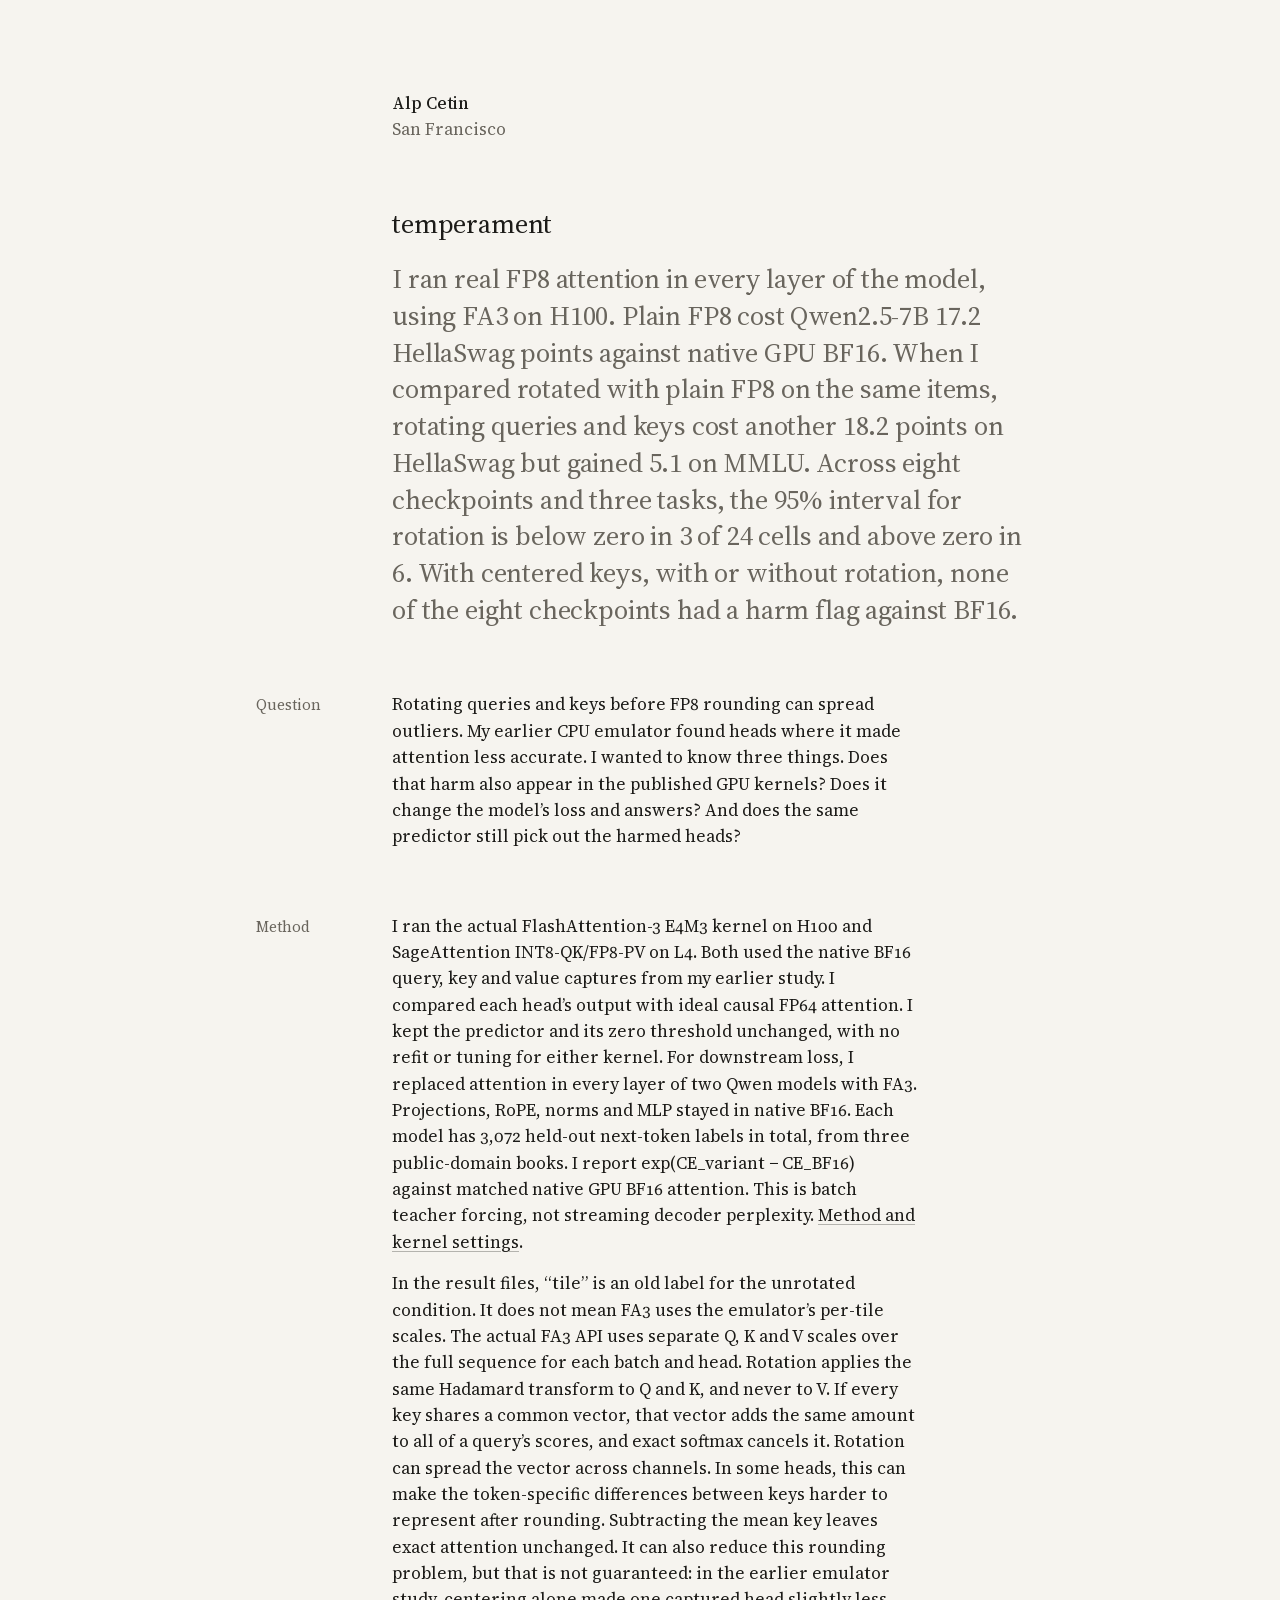
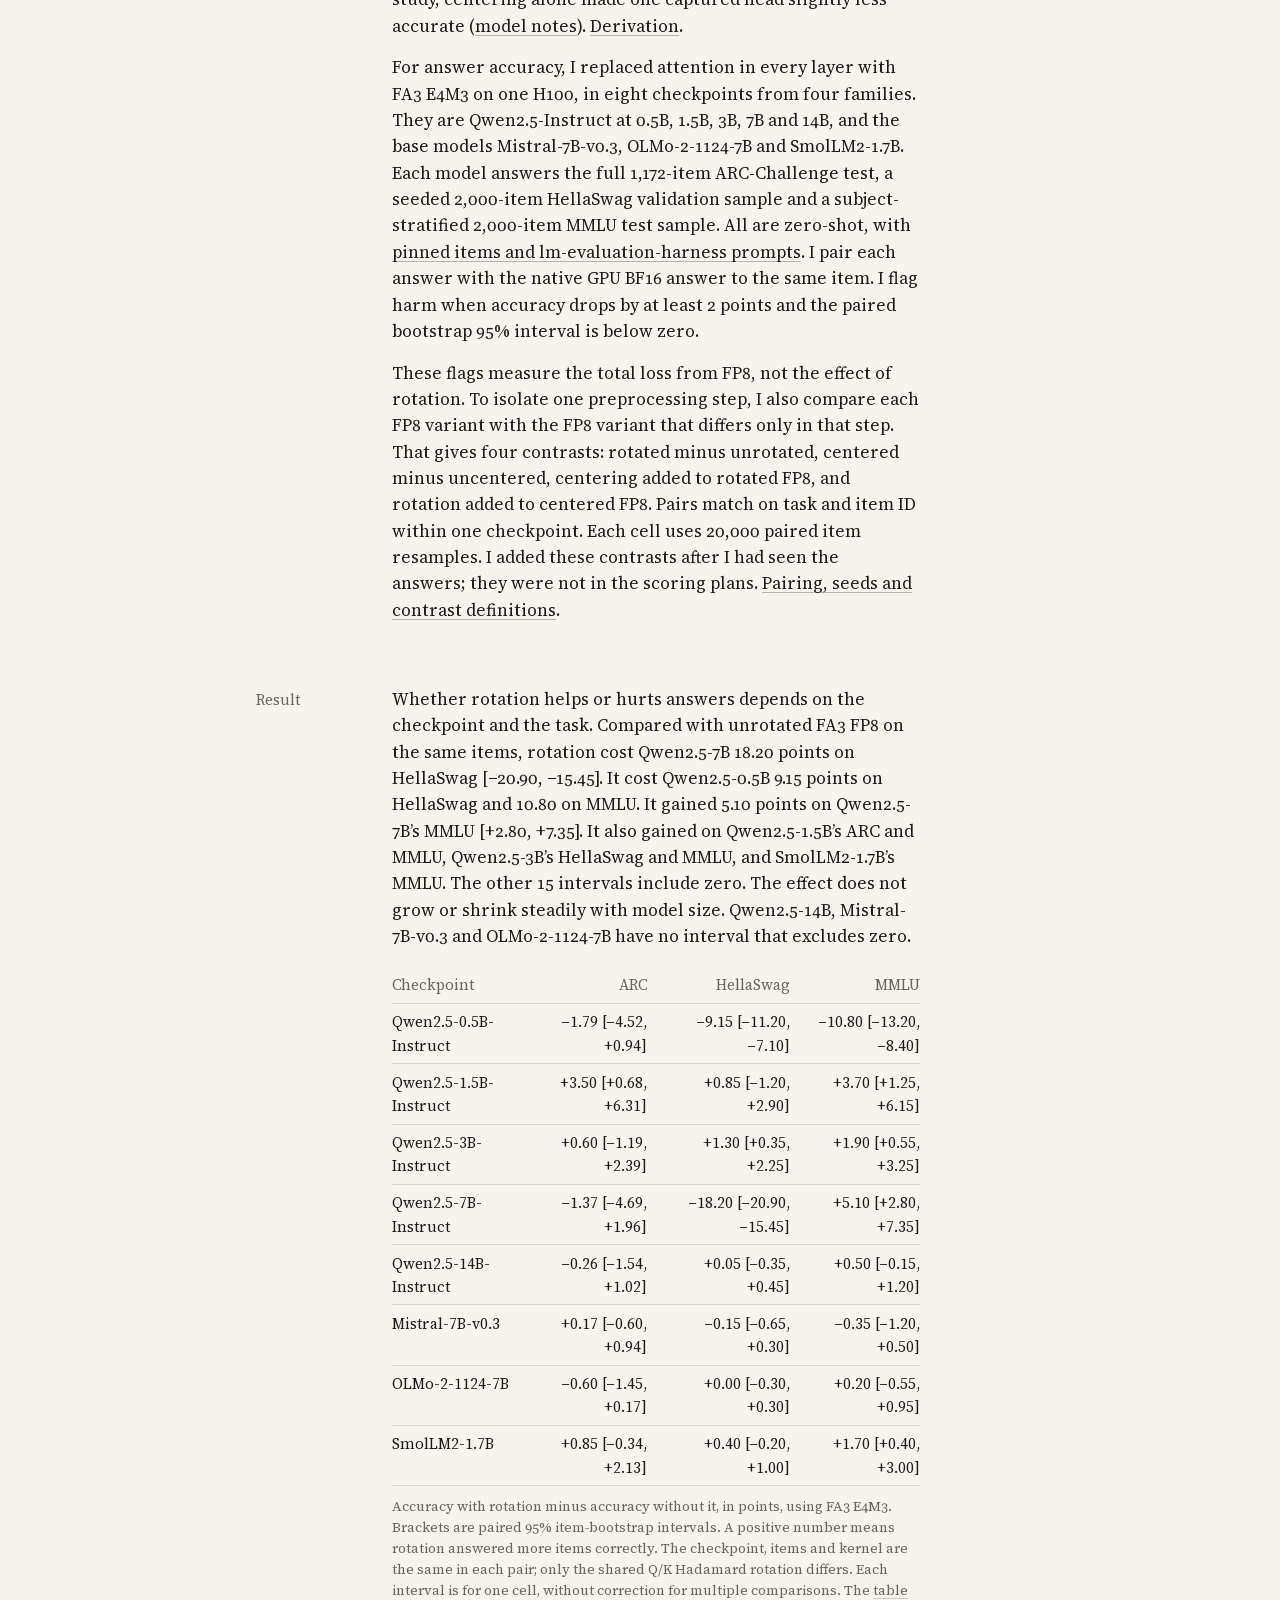
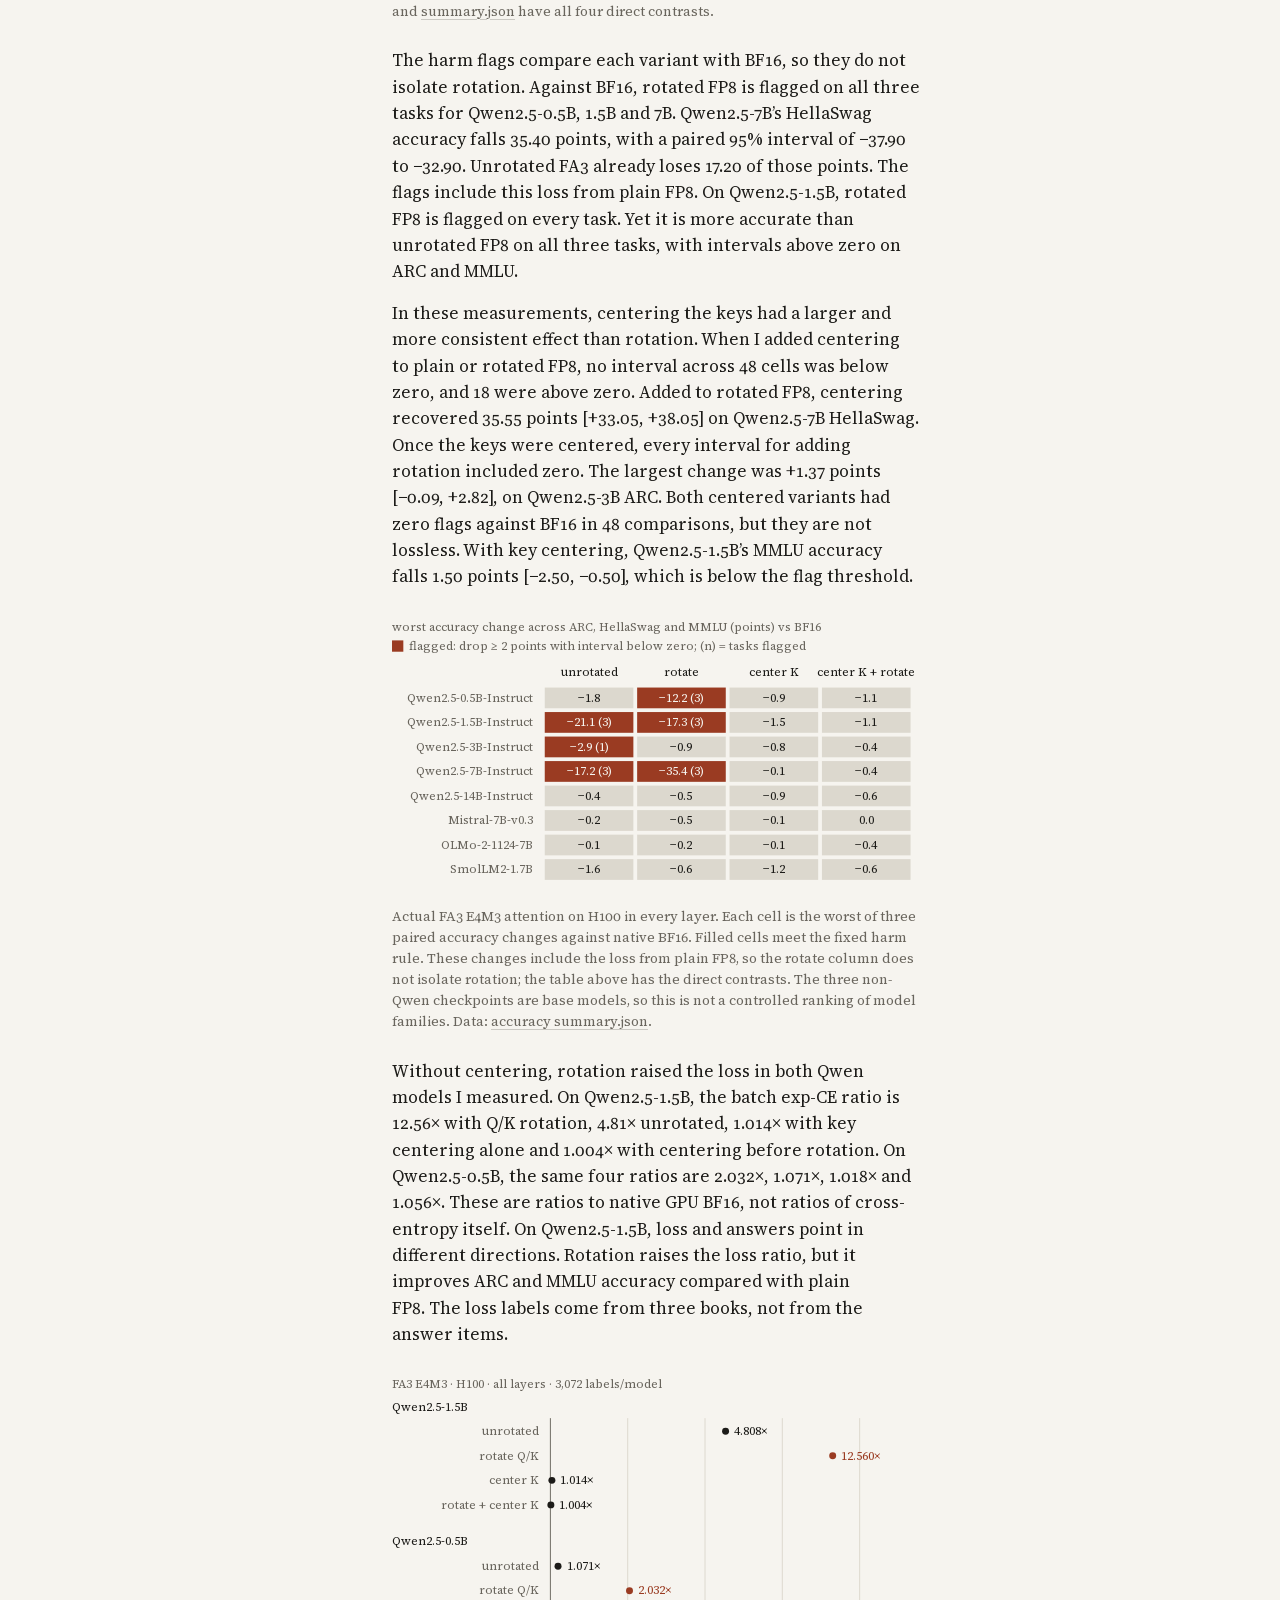
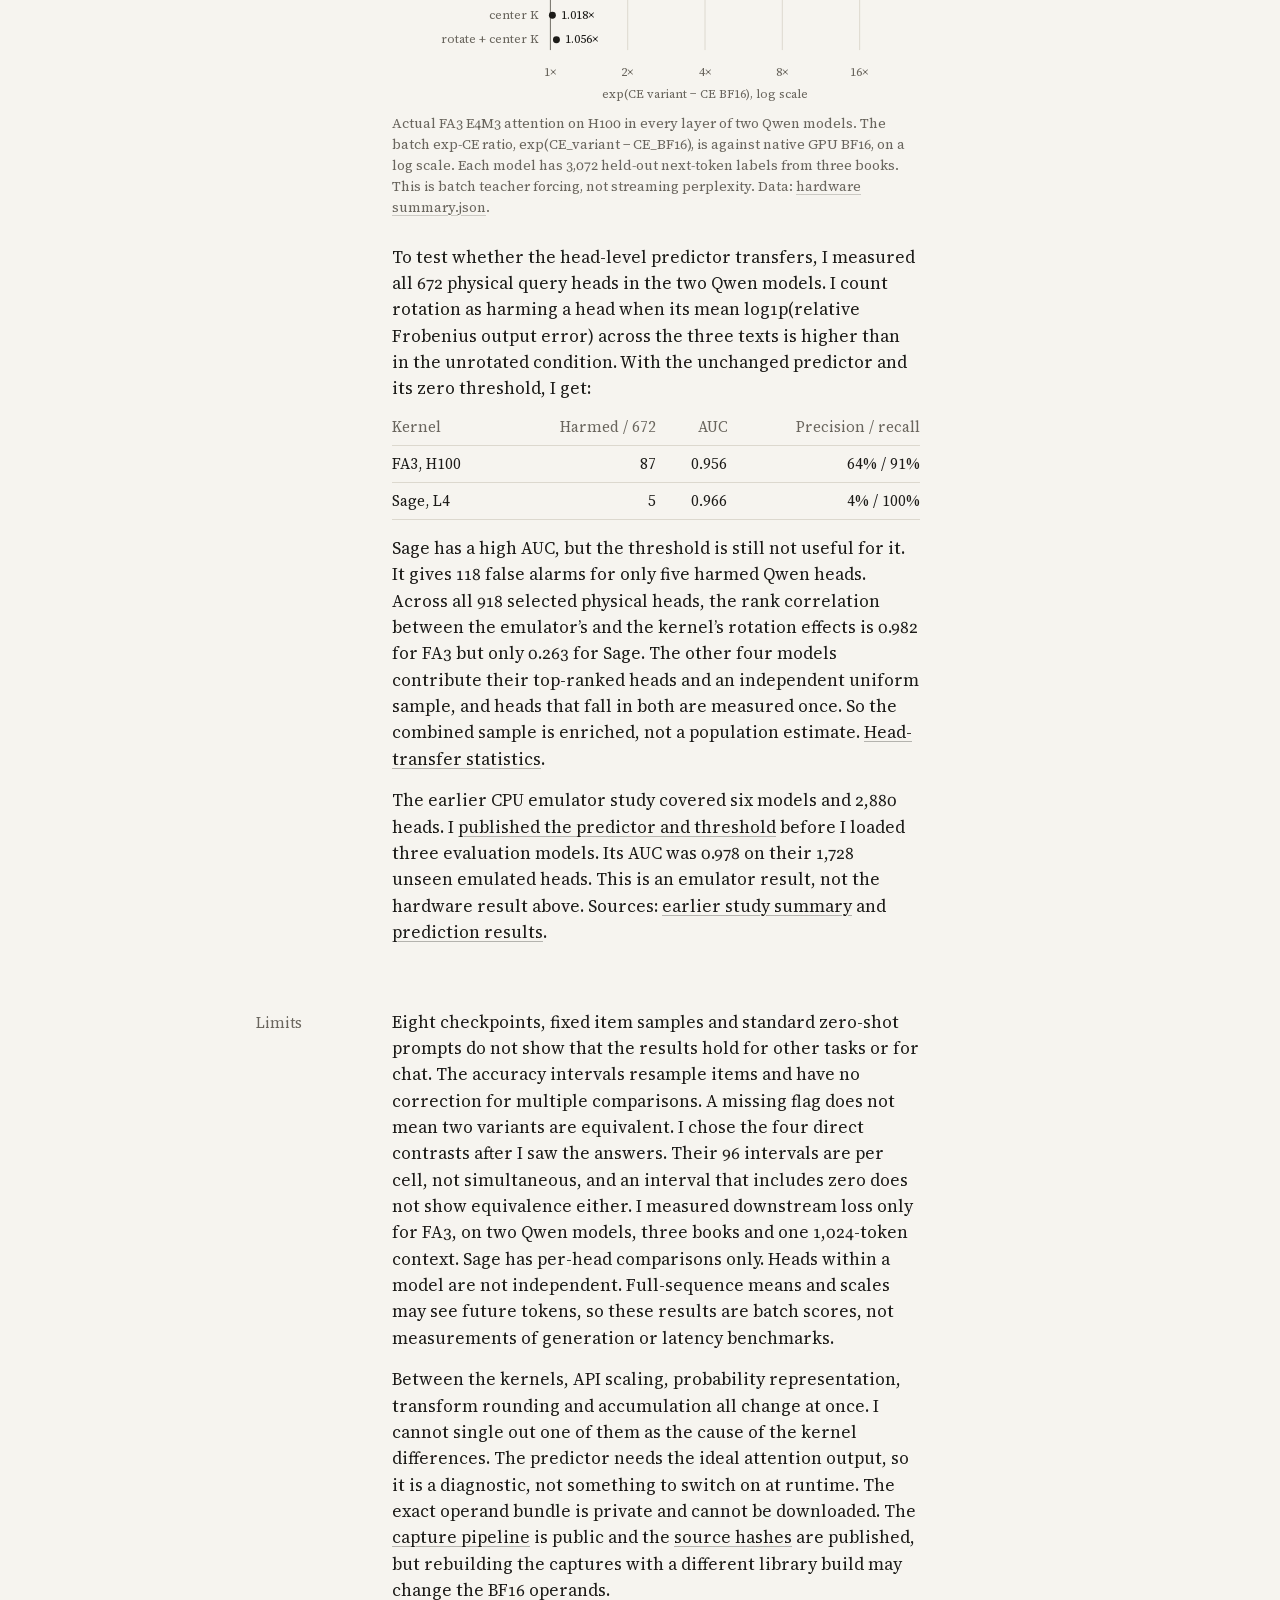
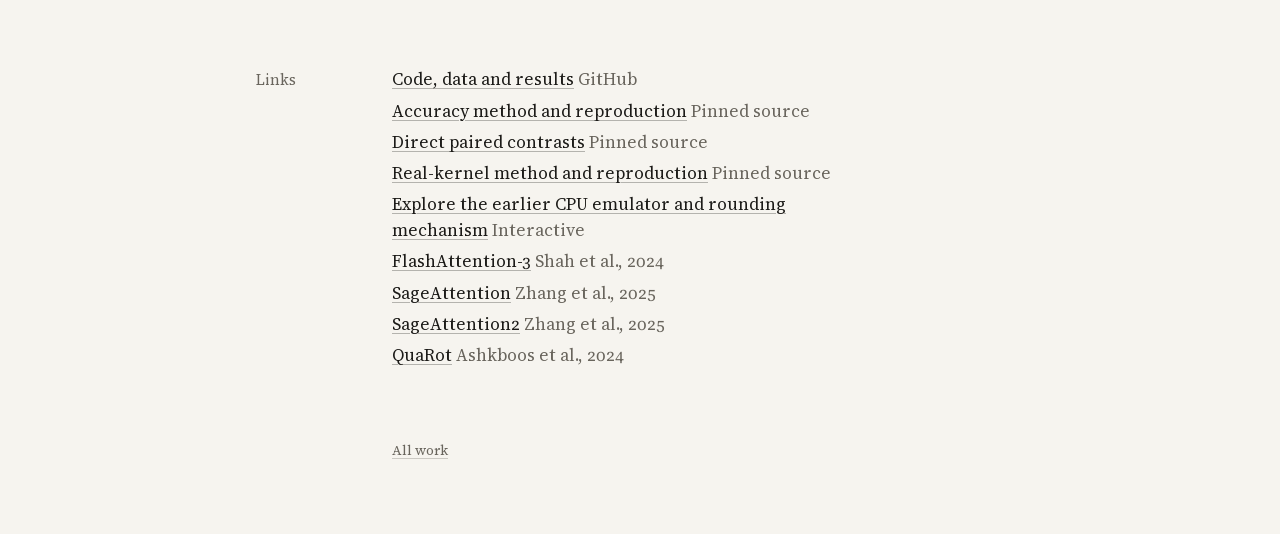
<file: projects/attention-numerics/index.html>
<!doctype html>
<html lang="en">
<head>
  <meta charset="utf-8">
  <meta name="viewport" content="width=device-width, initial-scale=1">
  <title>temperament · Alp Cetin</title>
  <meta name="description" content="I ran real FA3 E4M3 attention on H100 in every layer. Compared with unrotated FP8, rotating Q/K before FP8 rounding cost Qwen2.5-7B 18.2 HellaSwag points but added 5.1 on MMLU. With centered keys, none of eight checkpoints had a harm flag against BF16.">
  <link rel="canonical" href="https://mottopanikeiku.github.io/projects/attention-numerics/">
  <meta name="color-scheme" content="light dark">
  <meta name="theme-color" media="(prefers-color-scheme: light)" content="#f6f4ef">
  <meta name="theme-color" media="(prefers-color-scheme: dark)" content="#151412">
  <link rel="icon" href="/favicon.svg" type="image/svg+xml">
  <link rel="apple-touch-icon" href="/apple-touch-icon.png">
  <link rel="preload" href="/fonts/text-roman.woff2" as="font" type="font/woff2" crossorigin>
  <link rel="preload" href="/fonts/display-roman.woff2" as="font" type="font/woff2" crossorigin>
  <link rel="stylesheet" href="/site.css?v=0d1abf57f3">
  <meta property="og:type" content="article">
  <meta property="og:site_name" content="Alp Cetin">
  <meta property="og:title" content="temperament">
  <meta property="og:description" content="I ran real FA3 FP8 attention in every layer. Compared with plain FP8, Q/K rotation cost Qwen2.5-7B 18.2 HellaSwag points but added 5.1 on MMLU. With centered keys, none of eight checkpoints had a harm flag against BF16.">
  <meta property="og:url" content="https://mottopanikeiku.github.io/projects/attention-numerics/">
  <meta property="og:image" content="https://mottopanikeiku.github.io/og/attention-numerics.png">
  <meta property="og:image:width" content="1200">
  <meta property="og:image:height" content="630">
  <meta name="twitter:card" content="summary_large_image">
</head>
<body>
<div class="page">

  <header class="masthead">
    <p class="name"><a href="/">Alp Cetin</a></p>
    <p>San Francisco</p>
  </header>

  <main class="content">

    <div class="intro">
      <h1>temperament</h1>
      <p>I ran real FP8 attention in every layer of the model, using FA3 on H100. Plain FP8 cost Qwen2.5-7B 17.2 HellaSwag points against native GPU BF16. When I compared rotated with plain FP8 on the same items, rotating queries and keys cost another 18.2 points on HellaSwag but gained 5.1 on MMLU. Across eight checkpoints and three tasks, the 95% interval for rotation is below zero in 3 of 24 cells and above zero in 6. With centered keys, with or without rotation, none of the eight checkpoints had a harm flag against BF16.</p>
    </div>

    <section class="block" aria-labelledby="question">
      <h2 id="question">Question</h2>
      <div class="prose">
        <p>Rotating queries and keys before FP8 rounding can spread outliers. My earlier CPU emulator found heads where it made attention less accurate. I wanted to know three things. Does that harm also appear in the published GPU kernels? Does it change the model’s loss and answers? And does the same predictor still pick out the harmed heads?</p>
      </div>
    </section>

    <section class="block" aria-labelledby="method">
      <h2 id="method">Method</h2>
      <div class="prose">
        <p>I ran the actual FlashAttention-3 E4M3 kernel on H100 and SageAttention INT8-QK/FP8-PV on L4. Both used the native BF16 query, key and value captures from my earlier study. I compared each head’s output with ideal causal FP64 attention. I kept the predictor and its zero threshold unchanged, with no refit or tuning for either kernel. For downstream loss, I replaced attention in every layer of two Qwen models with FA3. Projections, RoPE, norms and MLP stayed in native BF16. Each model has 3,072 held-out next-token labels in total, from three public-domain books. I report exp(CE_variant − CE_BF16) against matched native GPU BF16 attention. This is batch teacher forcing, not streaming decoder perplexity. <a href="https://github.com/mottopanikeiku/temperament/blob/911d642a5aab42f7ced2bcc7c9f13995cdeb8eb0/docs/REPRODUCE.md#real-kernel-comparison">Method and kernel settings</a>.</p>
        <p>In the result files, “tile” is an old label for the unrotated condition. It does not mean FA3 uses the emulator’s per-tile scales. The actual FA3 API uses separate Q, K and V scales over the full sequence for each batch and head. Rotation applies the same Hadamard transform to Q and K, and never to V. If every key shares a common vector, that vector adds the same amount to all of a query’s scores, and exact softmax cancels it. Rotation can spread the vector across channels. In some heads, this can make the token-specific differences between keys harder to represent after rounding. Subtracting the mean key leaves exact attention unchanged. It can also reduce this rounding problem, but that is not guaranteed: in the earlier emulator study, centering alone made one captured head slightly less accurate (<a href="https://github.com/mottopanikeiku/temperament/blob/911d642a5aab42f7ced2bcc7c9f13995cdeb8eb0/docs/MODEL.md#what-key-smoothing-repairs">model notes</a>). <a href="https://github.com/mottopanikeiku/temperament/blob/911d642a5aab42f7ced2bcc7c9f13995cdeb8eb0/docs/V2_PREDICTION.md">Derivation</a>.</p>
        <p>For answer accuracy, I replaced attention in every layer with FA3 E4M3 on one H100, in eight checkpoints from four families. They are Qwen2.5-Instruct at 0.5B, 1.5B, 3B, 7B and 14B, and the base models Mistral-7B-v0.3, OLMo-2-1124-7B and SmolLM2-1.7B. Each model answers the full 1,172-item ARC-Challenge test, a seeded 2,000-item HellaSwag validation sample and a subject-stratified 2,000-item MMLU test sample. All are zero-shot, with <a href="https://github.com/mottopanikeiku/temperament/blob/11281b844d8b0cd55e93bdfaff486e0fed20f3ab/data/accuracy/selection.json">pinned items and lm-evaluation-harness prompts</a>. I pair each answer with the native GPU BF16 answer to the same item. I flag harm when accuracy drops by at least 2 points and the paired bootstrap 95% interval is below zero.</p>
        <p>These flags measure the total loss from FP8, not the effect of rotation. To isolate one preprocessing step, I also compare each FP8 variant with the FP8 variant that differs only in that step. That gives four contrasts: rotated minus unrotated, centered minus uncentered, centering added to rotated FP8, and rotation added to centered FP8. Pairs match on task and item ID within one checkpoint. Each cell uses 20,000 paired item resamples. I added these contrasts after I had seen the answers; they were not in the scoring plans. <a href="https://github.com/mottopanikeiku/temperament/blob/7ea7175df248279e2f991b93c5dfb20236b33a26/docs/REPRODUCE.md#paired-analysis">Pairing, seeds and contrast definitions</a>.</p>
      </div>
    </section>

    <section class="block" aria-labelledby="result">
      <h2 id="result">Result</h2>
      <div class="prose">
        <p>Whether rotation helps or hurts answers depends on the checkpoint and the task. Compared with unrotated FA3 FP8 on the same items, rotation cost Qwen2.5-7B 18.20 points on HellaSwag [−20.90, −15.45]. It cost Qwen2.5-0.5B 9.15 points on HellaSwag and 10.80 on MMLU. It gained 5.10 points on Qwen2.5-7B’s MMLU [+2.80, +7.35]. It also gained on Qwen2.5-1.5B’s ARC and MMLU, Qwen2.5-3B’s HellaSwag and MMLU, and SmolLM2-1.7B’s MMLU. The other 15 intervals include zero. The effect does not grow or shrink steadily with model size. Qwen2.5-14B, Mistral-7B-v0.3 and OLMo-2-1124-7B have no interval that excludes zero.</p>
        <figure class="figure">
          <div class="scroll" tabindex="0" role="region" aria-labelledby="rotation-contrast-caption">
            <table class="table">
              <thead>
                <tr><th scope="col">Checkpoint</th><th scope="col" class="num">ARC</th><th scope="col" class="num">HellaSwag</th><th scope="col" class="num">MMLU</th></tr>
              </thead>
              <tbody>
                <tr><td>Qwen2.5-0.5B-Instruct</td><td class="num">−1.79 [−4.52, +0.94]</td><td class="num">−9.15 [−11.20, −7.10]</td><td class="num">−10.80 [−13.20, −8.40]</td></tr>
                <tr><td>Qwen2.5-1.5B-Instruct</td><td class="num">+3.50 [+0.68, +6.31]</td><td class="num">+0.85 [−1.20, +2.90]</td><td class="num">+3.70 [+1.25, +6.15]</td></tr>
                <tr><td>Qwen2.5-3B-Instruct</td><td class="num">+0.60 [−1.19, +2.39]</td><td class="num">+1.30 [+0.35, +2.25]</td><td class="num">+1.90 [+0.55, +3.25]</td></tr>
                <tr><td>Qwen2.5-7B-Instruct</td><td class="num">−1.37 [−4.69, +1.96]</td><td class="num">−18.20 [−20.90, −15.45]</td><td class="num">+5.10 [+2.80, +7.35]</td></tr>
                <tr><td>Qwen2.5-14B-Instruct</td><td class="num">−0.26 [−1.54, +1.02]</td><td class="num">+0.05 [−0.35, +0.45]</td><td class="num">+0.50 [−0.15, +1.20]</td></tr>
                <tr><td>Mistral-7B-v0.3</td><td class="num">+0.17 [−0.60, +0.94]</td><td class="num">−0.15 [−0.65, +0.30]</td><td class="num">−0.35 [−1.20, +0.50]</td></tr>
                <tr><td>OLMo-2-1124-7B</td><td class="num">−0.60 [−1.45, +0.17]</td><td class="num">+0.00 [−0.30, +0.30]</td><td class="num">+0.20 [−0.55, +0.95]</td></tr>
                <tr><td>SmolLM2-1.7B</td><td class="num">+0.85 [−0.34, +2.13]</td><td class="num">+0.40 [−0.20, +1.00]</td><td class="num">+1.70 [+0.40, +3.00]</td></tr>
              </tbody>
            </table>
          </div>
          <figcaption id="rotation-contrast-caption">Accuracy with rotation minus accuracy without it, in points, using FA3 E4M3. Brackets are paired 95% item-bootstrap intervals. A positive number means rotation answered more items correctly. The checkpoint, items and kernel are the same in each pair; only the shared Q/K Hadamard rotation differs. Each interval is for one cell, without correction for multiple comparisons. The <a href="https://github.com/mottopanikeiku/temperament/blob/7ea7175df248279e2f991b93c5dfb20236b33a26/README.md#direct-paired-interventions">table</a> and <a href="https://github.com/mottopanikeiku/temperament/blob/7ea7175df248279e2f991b93c5dfb20236b33a26/results/accuracy/summary.json">summary.json</a> have all four direct contrasts.</figcaption>
        </figure>
        <p>The harm flags compare each variant with BF16, so they do not isolate rotation. Against BF16, rotated FP8 is flagged on all three tasks for Qwen2.5-0.5B, 1.5B and 7B. Qwen2.5-7B’s HellaSwag accuracy falls 35.40 points, with a paired 95% interval of −37.90 to −32.90. Unrotated FA3 already loses 17.20 of those points. The flags include this loss from plain FP8. On Qwen2.5-1.5B, rotated FP8 is flagged on every task. Yet it is more accurate than unrotated FP8 on all three tasks, with intervals above zero on ARC and MMLU.</p>
        <p>In these measurements, centering the keys had a larger and more consistent effect than rotation. When I added centering to plain or rotated FP8, no interval across 48 cells was below zero, and 18 were above zero. Added to rotated FP8, centering recovered 35.55 points [+33.05, +38.05] on Qwen2.5-7B HellaSwag. Once the keys were centered, every interval for adding rotation included zero. The largest change was +1.37 points [−0.09, +2.82], on Qwen2.5-3B ARC. Both centered variants had zero flags against BF16 in 48 comparisons, but they are not lossless. With key centering, Qwen2.5-1.5B’s MMLU accuracy falls 1.50 points [−2.50, −0.50], which is below the flag threshold.</p>
        <figure class="figure">
          <div class="scroll" tabindex="0" role="region" aria-labelledby="attention-accuracy-title"><!-- figure:attention-accuracy --><svg class="chart" viewBox="0 0 560 300" role="img" aria-labelledby="attention-accuracy-title attention-accuracy-desc"><title id="attention-accuracy-title">FP8 attention accuracy change versus BF16 by checkpoint and variant</title><desc id="attention-accuracy-desc">Worst accuracy change versus native BF16 across ARC-Challenge, HellaSwag and MMLU, with real FA3 E4M3 attention in every layer on H100. These changes include plain FP8&#x27;s own loss, so the rotate column does not isolate rotation. Rotated FP8 is flagged on all three tasks for Qwen2.5-0.5B, 1.5B and 7B, down to -35.4 points on Qwen2.5-7B HellaSwag, of which unrotated FA3 already loses 17.2. Unrotated FA3 is flagged seven times. Key centering, with or without rotation, has no harm flags in 48 comparisons; its worst change is -1.5 points.</desc><text x="0" y="18">worst accuracy change across ARC, HellaSwag and MMLU (points) vs BF16</text><rect class="seg em" x="0" y="28" width="12" height="12"/><text x="18" y="38">flagged: drop ≥ 2 points with interval below zero; (n) = tasks flagged</text><text class="strong" text-anchor="middle" x="209" y="66">unrotated</text><text class="strong" text-anchor="middle" x="307" y="66">rotate</text><text class="strong" text-anchor="middle" x="405" y="66">center K</text><text class="strong" text-anchor="middle" x="503" y="66">center K + rotate</text><text text-anchor="end" x="150" y="93">Qwen2.5-0.5B-Instruct</text><rect class="seg light" x="162" y="78" width="94" height="22"/><text class="strong" text-anchor="middle" x="209" y="93">−1.8</text><rect class="seg em" x="260" y="78" width="94" height="22"/><text class="on-dark" text-anchor="middle" x="307" y="93">−12.2 (3)</text><rect class="seg light" x="358" y="78" width="94" height="22"/><text class="strong" text-anchor="middle" x="405" y="93">−0.9</text><rect class="seg light" x="456" y="78" width="94" height="22"/><text class="strong" text-anchor="middle" x="503" y="93">−1.1</text><text text-anchor="end" x="150" y="119">Qwen2.5-1.5B-Instruct</text><rect class="seg em" x="162" y="104" width="94" height="22"/><text class="on-dark" text-anchor="middle" x="209" y="119">−21.1 (3)</text><rect class="seg em" x="260" y="104" width="94" height="22"/><text class="on-dark" text-anchor="middle" x="307" y="119">−17.3 (3)</text><rect class="seg light" x="358" y="104" width="94" height="22"/><text class="strong" text-anchor="middle" x="405" y="119">−1.5</text><rect class="seg light" x="456" y="104" width="94" height="22"/><text class="strong" text-anchor="middle" x="503" y="119">−1.1</text><text text-anchor="end" x="150" y="145">Qwen2.5-3B-Instruct</text><rect class="seg em" x="162" y="130" width="94" height="22"/><text class="on-dark" text-anchor="middle" x="209" y="145">−2.9 (1)</text><rect class="seg light" x="260" y="130" width="94" height="22"/><text class="strong" text-anchor="middle" x="307" y="145">−0.9</text><rect class="seg light" x="358" y="130" width="94" height="22"/><text class="strong" text-anchor="middle" x="405" y="145">−0.8</text><rect class="seg light" x="456" y="130" width="94" height="22"/><text class="strong" text-anchor="middle" x="503" y="145">−0.4</text><text text-anchor="end" x="150" y="171">Qwen2.5-7B-Instruct</text><rect class="seg em" x="162" y="156" width="94" height="22"/><text class="on-dark" text-anchor="middle" x="209" y="171">−17.2 (3)</text><rect class="seg em" x="260" y="156" width="94" height="22"/><text class="on-dark" text-anchor="middle" x="307" y="171">−35.4 (3)</text><rect class="seg light" x="358" y="156" width="94" height="22"/><text class="strong" text-anchor="middle" x="405" y="171">−0.1</text><rect class="seg light" x="456" y="156" width="94" height="22"/><text class="strong" text-anchor="middle" x="503" y="171">−0.4</text><text text-anchor="end" x="150" y="197">Qwen2.5-14B-Instruct</text><rect class="seg light" x="162" y="182" width="94" height="22"/><text class="strong" text-anchor="middle" x="209" y="197">−0.4</text><rect class="seg light" x="260" y="182" width="94" height="22"/><text class="strong" text-anchor="middle" x="307" y="197">−0.5</text><rect class="seg light" x="358" y="182" width="94" height="22"/><text class="strong" text-anchor="middle" x="405" y="197">−0.9</text><rect class="seg light" x="456" y="182" width="94" height="22"/><text class="strong" text-anchor="middle" x="503" y="197">−0.6</text><text text-anchor="end" x="150" y="223">Mistral-7B-v0.3</text><rect class="seg light" x="162" y="208" width="94" height="22"/><text class="strong" text-anchor="middle" x="209" y="223">−0.2</text><rect class="seg light" x="260" y="208" width="94" height="22"/><text class="strong" text-anchor="middle" x="307" y="223">−0.5</text><rect class="seg light" x="358" y="208" width="94" height="22"/><text class="strong" text-anchor="middle" x="405" y="223">−0.1</text><rect class="seg light" x="456" y="208" width="94" height="22"/><text class="strong" text-anchor="middle" x="503" y="223">0.0</text><text text-anchor="end" x="150" y="249">OLMo-2-1124-7B</text><rect class="seg light" x="162" y="234" width="94" height="22"/><text class="strong" text-anchor="middle" x="209" y="249">−0.1</text><rect class="seg light" x="260" y="234" width="94" height="22"/><text class="strong" text-anchor="middle" x="307" y="249">−0.2</text><rect class="seg light" x="358" y="234" width="94" height="22"/><text class="strong" text-anchor="middle" x="405" y="249">−0.1</text><rect class="seg light" x="456" y="234" width="94" height="22"/><text class="strong" text-anchor="middle" x="503" y="249">−0.4</text><text text-anchor="end" x="150" y="275">SmolLM2-1.7B</text><rect class="seg light" x="162" y="260" width="94" height="22"/><text class="strong" text-anchor="middle" x="209" y="275">−1.6</text><rect class="seg light" x="260" y="260" width="94" height="22"/><text class="strong" text-anchor="middle" x="307" y="275">−0.6</text><rect class="seg light" x="358" y="260" width="94" height="22"/><text class="strong" text-anchor="middle" x="405" y="275">−1.2</text><rect class="seg light" x="456" y="260" width="94" height="22"/><text class="strong" text-anchor="middle" x="503" y="275">−0.6</text></svg><!-- /figure:attention-accuracy --></div>
          <figcaption>Actual FA3 E4M3 attention on H100 in every layer. Each cell is the worst of three paired accuracy changes against native BF16. Filled cells meet the fixed harm rule. These changes include the loss from plain FP8, so the rotate column does not isolate rotation; the table above has the direct contrasts. The three non-Qwen checkpoints are base models, so this is not a controlled ranking of model families. Data: <a href="https://github.com/mottopanikeiku/temperament/blob/11281b844d8b0cd55e93bdfaff486e0fed20f3ab/results/accuracy/summary.json">accuracy summary.json</a>.</figcaption>
        </figure>
        <p>Without centering, rotation raised the loss in both Qwen models I measured. On Qwen2.5-1.5B, the batch exp-CE ratio is 12.56× with Q/K rotation, 4.81× unrotated, 1.014× with key centering alone and 1.004× with centering before rotation. On Qwen2.5-0.5B, the same four ratios are 2.032×, 1.071×, 1.018× and 1.056×. These are ratios to native GPU BF16, not ratios of cross-entropy itself. On Qwen2.5-1.5B, loss and answers point in different directions. Rotation raises the loss ratio, but it improves ARC and MMLU accuracy compared with plain FP8. The loss labels come from three books, not from the answer items.</p>
        <figure class="figure">
          <div class="scroll" tabindex="0" role="region" aria-labelledby="attention-numerics-title"><!-- figure:attention-numerics --><svg class="chart" viewBox="0 0 560 352" role="img" aria-labelledby="attention-numerics-title attention-numerics-desc"><title id="attention-numerics-title">FA3 batch exp-CE ratio versus native GPU BF16 in both Qwen models</title><desc id="attention-numerics-desc">Real FA3 E4M3 attention in every layer on H100, log scale. Qwen2.5-1.5B: unrotated 4.808, rotated 12.560, center K 1.014, rotate plus center K 1.004. Qwen2.5-0.5B: 1.071, 2.032, 1.018 and 1.056 respectively. Each uses 3,072 held-out next-token labels. This is batch teacher forcing, not streaming perplexity.</desc><text x="0" y="18">FA3 E4M3 · H100 · all layers · 3,072 labels/model</text><line class="axis" x1="168" y1="50" x2="168" y2="296"/><text text-anchor="middle" x="168" y="324">1×</text><line class="grid" x1="250" y1="50" x2="250" y2="296"/><text text-anchor="middle" x="250" y="324">2×</text><line class="grid" x1="332" y1="50" x2="332" y2="296"/><text text-anchor="middle" x="332" y="324">4×</text><line class="grid" x1="414" y1="50" x2="414" y2="296"/><text text-anchor="middle" x="414" y="324">8×</text><line class="grid" x1="496" y1="50" x2="496" y2="296"/><text text-anchor="middle" x="496" y="324">16×</text><text class="strong" x="0" y="42">Qwen2.5-1.5B</text><text text-anchor="end" x="156" y="68">unrotated</text><circle class="dot strong" cx="353.8" cy="64" r="3.7"/><text class="strong" x="362.8" y="68">4.808×</text><text text-anchor="end" x="156" y="94">rotate Q/K</text><circle class="dot em" cx="467.4" cy="90" r="3.7"/><text class="em" x="476.4" y="94">12.560×</text><text text-anchor="end" x="156" y="120">center K</text><circle class="dot strong" cx="169.6" cy="116" r="3.7"/><text class="strong" x="178.6" y="120">1.014×</text><text text-anchor="end" x="156" y="146">rotate + center K</text><circle class="dot strong" cx="168.5" cy="142" r="3.7"/><text class="strong" x="177.5" y="146">1.004×</text><text class="strong" x="0" y="185">Qwen2.5-0.5B</text><text text-anchor="end" x="156" y="211">unrotated</text><circle class="dot strong" cx="176.1" cy="207" r="3.7"/><text class="strong" x="185.1" y="211">1.071×</text><text text-anchor="end" x="156" y="237">rotate Q/K</text><circle class="dot em" cx="251.9" cy="233" r="3.7"/><text class="em" x="260.9" y="237">2.032×</text><text text-anchor="end" x="156" y="263">center K</text><circle class="dot strong" cx="170.1" cy="259" r="3.7"/><text class="strong" x="179.1" y="263">1.018×</text><text text-anchor="end" x="156" y="289">rotate + center K</text><circle class="dot strong" cx="174.4" cy="285" r="3.7"/><text class="strong" x="183.4" y="289">1.056×</text><text text-anchor="middle" x="332" y="347">exp(CE variant − CE BF16), log scale</text></svg><!-- /figure:attention-numerics --></div>
          <figcaption>Actual FA3 E4M3 attention on H100 in every layer of two Qwen models. The batch exp-CE ratio, exp(CE_variant − CE_BF16), is against native GPU BF16, on a log scale. Each model has 3,072 held-out next-token labels from three books. This is batch teacher forcing, not streaming perplexity. Data: <a href="https://github.com/mottopanikeiku/temperament/blob/911d642a5aab42f7ced2bcc7c9f13995cdeb8eb0/results/hardware/summary.json">hardware summary.json</a>.</figcaption>
        </figure>
        <p>To test whether the head-level predictor transfers, I measured all 672 physical query heads in the two Qwen models. I count rotation as harming a head when its mean log1p(relative Frobenius output error) across the three texts is higher than in the unrotated condition. With the unchanged predictor and its zero threshold, I get:</p>
        <table class="table">
          <thead>
            <tr><th scope="col">Kernel</th><th scope="col" class="num">Harmed / 672</th><th scope="col" class="num">AUC</th><th scope="col" class="num">Precision / recall</th></tr>
          </thead>
          <tbody>
            <tr><td>FA3, H100</td><td class="num">87</td><td class="num">0.956</td><td class="num">64% / 91%</td></tr>
            <tr><td>Sage, L4</td><td class="num">5</td><td class="num">0.966</td><td class="num">4% / 100%</td></tr>
          </tbody>
        </table>
        <p>Sage has a high AUC, but the threshold is still not useful for it. It gives 118 false alarms for only five harmed Qwen heads. Across all 918 selected physical heads, the rank correlation between the emulator’s and the kernel’s rotation effects is 0.982 for FA3 but only 0.263 for Sage. The other four models contribute their top-ranked heads and an independent uniform sample, and heads that fall in both are measured once. So the combined sample is enriched, not a population estimate. <a href="https://github.com/mottopanikeiku/temperament/blob/911d642a5aab42f7ced2bcc7c9f13995cdeb8eb0/results/hardware/summary.json">Head-transfer statistics</a>.</p>
        <p>The earlier CPU emulator study covered six models and 2,880 heads. I <a href="https://github.com/mottopanikeiku/temperament/tree/prediction-locked">published the predictor and threshold</a> before I loaded three evaluation models. Its AUC was 0.978 on their 1,728 unseen emulated heads. This is an emulator result, not the hardware result above. Sources: <a href="https://github.com/mottopanikeiku/temperament/blob/54fd549b3d8d7f0b0fb1a82032143952e8b4d72c/results/v2/summary.json">earlier study summary</a> and <a href="https://github.com/mottopanikeiku/temperament/blob/54fd549b3d8d7f0b0fb1a82032143952e8b4d72c/results/v2/rotation_risk.json">prediction results</a>.</p>
      </div>
    </section>

    <section class="block" aria-labelledby="limits">
      <h2 id="limits">Limits</h2>
      <div class="prose">
        <p>Eight checkpoints, fixed item samples and standard zero-shot prompts do not show that the results hold for other tasks or for chat. The accuracy intervals resample items and have no correction for multiple comparisons. A missing flag does not mean two variants are equivalent. I chose the four direct contrasts after I saw the answers. Their 96 intervals are per cell, not simultaneous, and an interval that includes zero does not show equivalence either. I measured downstream loss only for FA3, on two Qwen models, three books and one 1,024-token context. Sage has per-head comparisons only. Heads within a model are not independent. Full-sequence means and scales may see future tokens, so these results are batch scores, not measurements of generation or latency benchmarks.</p>
        <p>Between the kernels, API scaling, probability representation, transform rounding and accumulation all change at once. I cannot single out one of them as the cause of the kernel differences. The predictor needs the ideal attention output, so it is a diagnostic, not something to switch on at runtime. The exact operand bundle is private and cannot be downloaded. The <a href="https://github.com/mottopanikeiku/temperament/blob/911d642a5aab42f7ced2bcc7c9f13995cdeb8eb0/study/pipeline.py">capture pipeline</a> is public and the <a href="https://github.com/mottopanikeiku/temperament/blob/911d642a5aab42f7ced2bcc7c9f13995cdeb8eb0/data/hardware/operands.json">source hashes</a> are published, but rebuilding the captures with a different library build may change the BF16 operands.</p>
      </div>
    </section>

    <section class="block" aria-labelledby="links">
      <h2 id="links">Links</h2>
      <ul class="rows">
        <li class="entry"><p class="title"><a href="https://github.com/mottopanikeiku/temperament/tree/11281b844d8b0cd55e93bdfaff486e0fed20f3ab">Code, data and results</a> <span class="org">GitHub</span></p></li>
        <li class="entry"><p class="title"><a href="https://github.com/mottopanikeiku/temperament/blob/11281b844d8b0cd55e93bdfaff486e0fed20f3ab/docs/REPRODUCE.md#fixed-item-multiple-choice-accuracy">Accuracy method and reproduction</a> <span class="org">Pinned source</span></p></li>
        <li class="entry"><p class="title"><a href="https://github.com/mottopanikeiku/temperament/blob/7ea7175df248279e2f991b93c5dfb20236b33a26/README.md#direct-paired-interventions">Direct paired contrasts</a> <span class="org">Pinned source</span></p></li>
        <li class="entry"><p class="title"><a href="https://github.com/mottopanikeiku/temperament/blob/911d642a5aab42f7ced2bcc7c9f13995cdeb8eb0/docs/REPRODUCE.md#real-kernel-comparison">Real-kernel method and reproduction</a> <span class="org">Pinned source</span></p></li>
        <li class="entry"><p class="title"><a href="https://mottopanikeiku.github.io/temperament/">Explore the earlier CPU emulator and rounding mechanism</a> <span class="org">Interactive</span></p></li>
        <li class="entry"><p class="title"><a href="https://arxiv.org/abs/2407.08608">FlashAttention-3</a> <span class="org">Shah et al., 2024</span></p></li>
        <li class="entry"><p class="title"><a href="https://arxiv.org/abs/2410.02367">SageAttention</a> <span class="org">Zhang et al., 2025</span></p></li>
        <li class="entry"><p class="title"><a href="https://arxiv.org/abs/2411.10958">SageAttention2</a> <span class="org">Zhang et al., 2025</span></p></li>
        <li class="entry"><p class="title"><a href="https://arxiv.org/abs/2404.00456">QuaRot</a> <span class="org">Ashkboos et al., 2024</span></p></li>
      </ul>
    </section>

  </main>

  <footer class="colophon">
    <p><a href="/">All work</a></p>
  </footer>

</div>
</body>
</html>
</file>
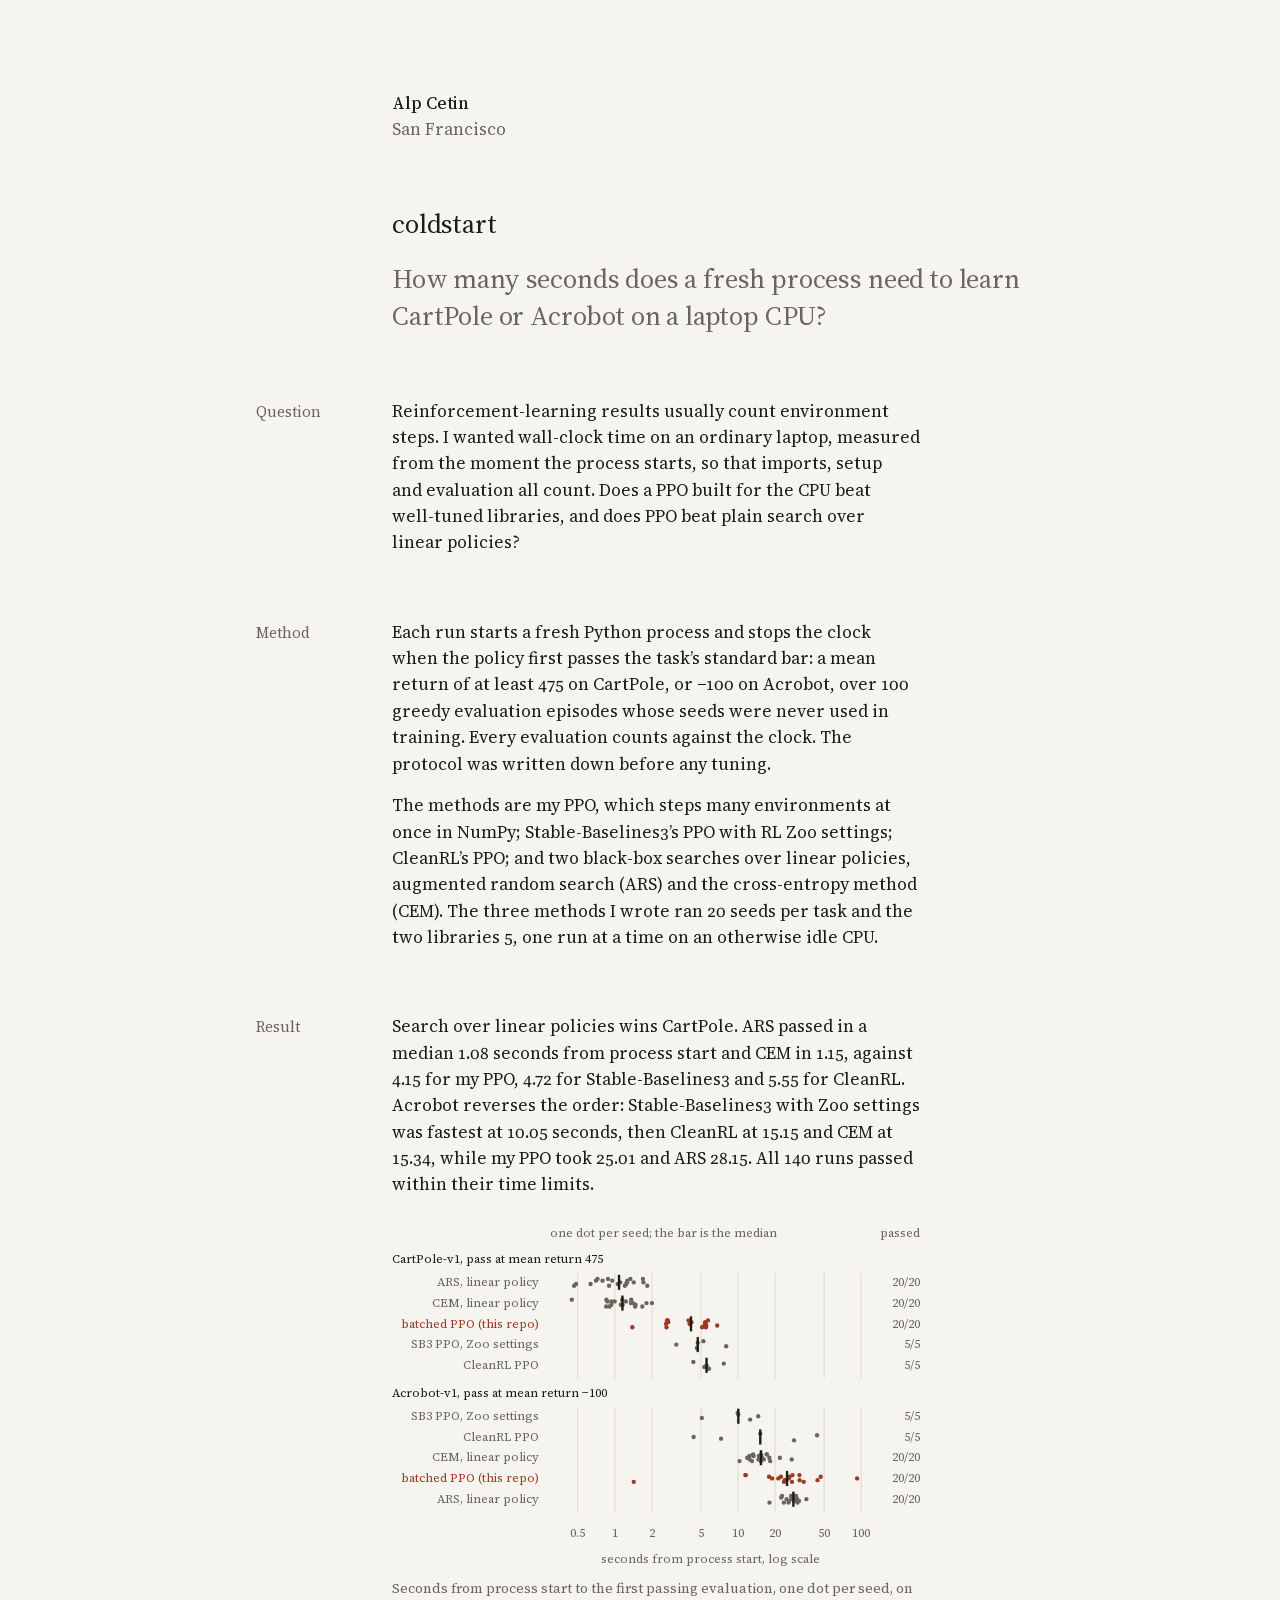
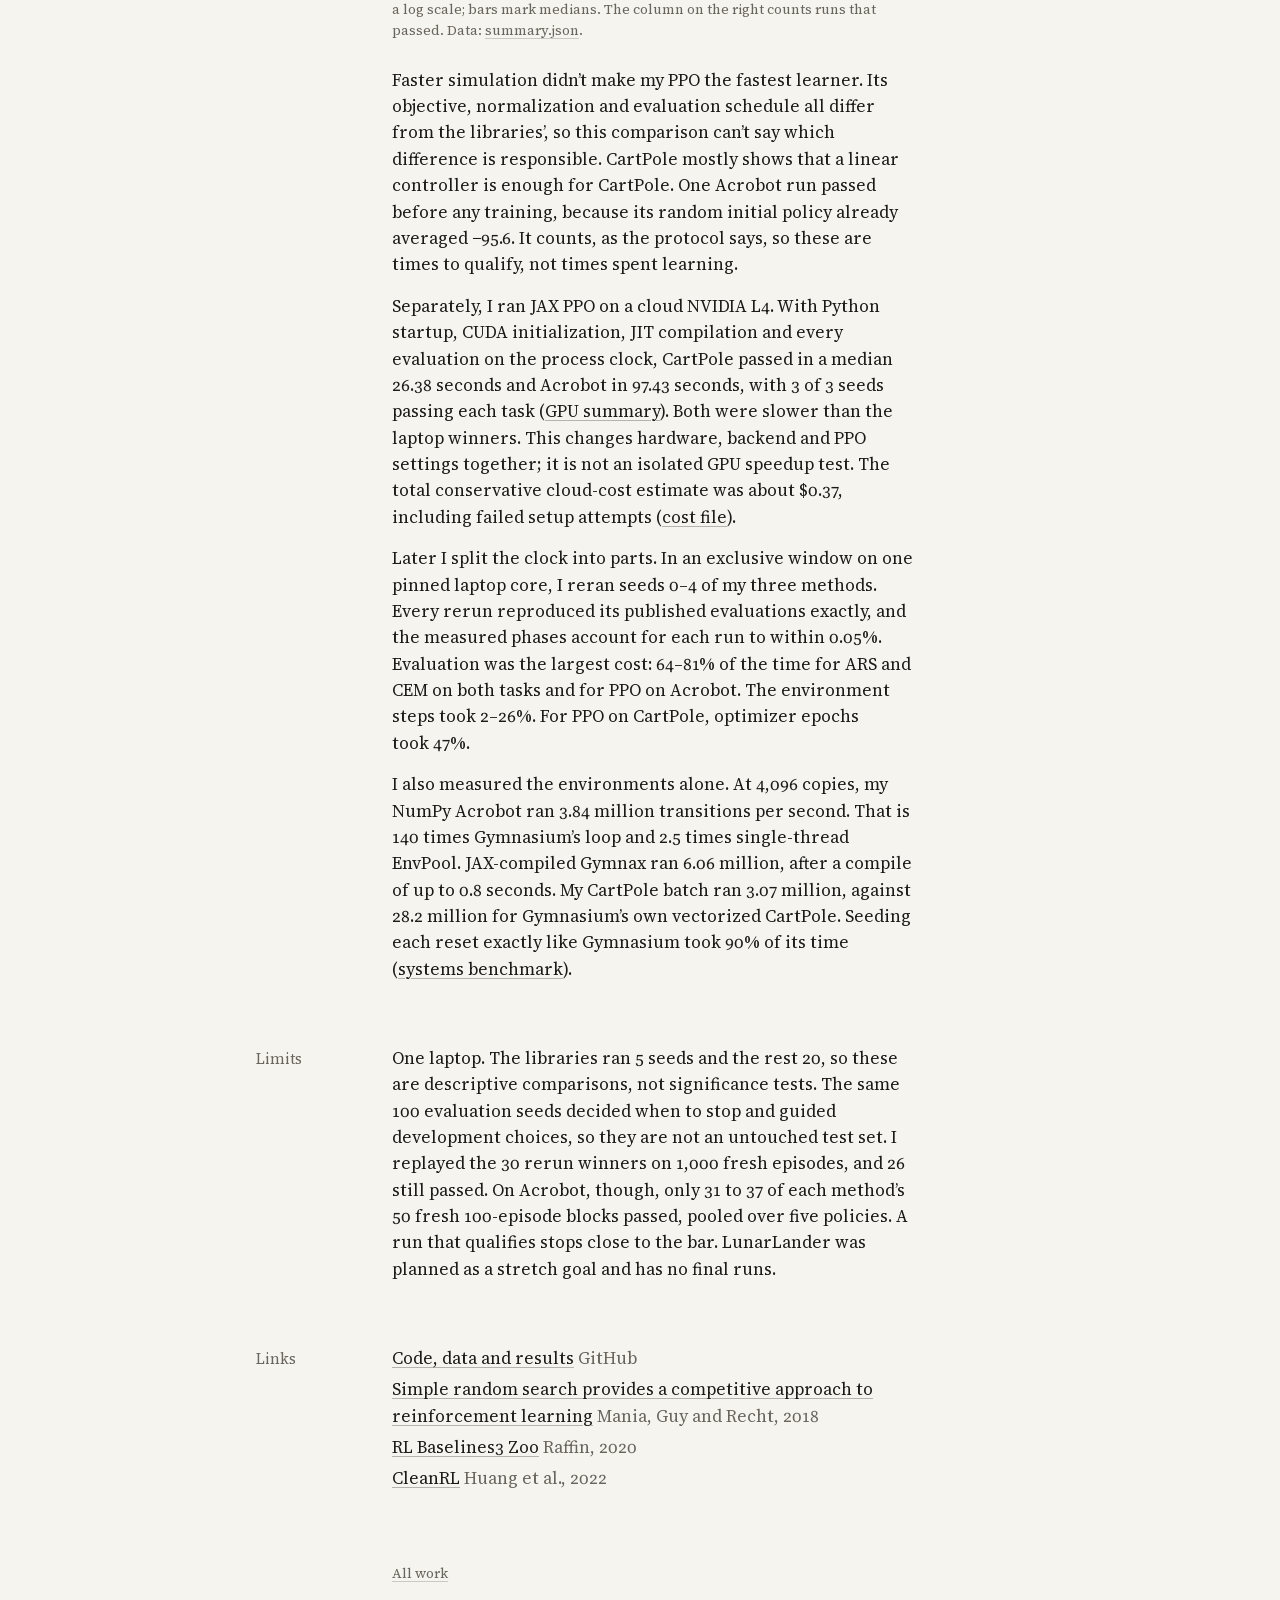
<file: projects/control-clock/index.html>
<!doctype html>
<html lang="en">
<head>
  <meta charset="utf-8">
  <meta name="viewport" content="width=device-width, initial-scale=1">
  <title>coldstart · Alp Cetin</title>
  <meta name="description" content="Seconds from a fresh Python process to a policy that passes CartPole or Acrobot on a laptop CPU: PPO against search over linear policies.">
  <link rel="canonical" href="https://mottopanikeiku.github.io/projects/control-clock/">
  <meta name="color-scheme" content="light dark">
  <meta name="theme-color" media="(prefers-color-scheme: light)" content="#f6f4ef">
  <meta name="theme-color" media="(prefers-color-scheme: dark)" content="#151412">
  <link rel="icon" href="/favicon.svg" type="image/svg+xml">
  <link rel="apple-touch-icon" href="/apple-touch-icon.png">
  <link rel="preload" href="/fonts/text-roman.woff2" as="font" type="font/woff2" crossorigin>
  <link rel="preload" href="/fonts/display-roman.woff2" as="font" type="font/woff2" crossorigin>
  <link rel="stylesheet" href="/site.css?v=0d1abf57f3">
  <meta property="og:type" content="article">
  <meta property="og:site_name" content="Alp Cetin">
  <meta property="og:title" content="coldstart">
  <meta property="og:description" content="How many seconds does a fresh process need to learn CartPole or Acrobot on a laptop CPU?">
  <meta property="og:url" content="https://mottopanikeiku.github.io/projects/control-clock/">
  <meta property="og:image" content="https://mottopanikeiku.github.io/og/control-clock.png">
  <meta property="og:image:width" content="1200">
  <meta property="og:image:height" content="630">
  <meta name="twitter:card" content="summary_large_image">
</head>
<body>
<div class="page">

  <header class="masthead">
    <p class="name"><a href="/">Alp Cetin</a></p>
    <p>San Francisco</p>
  </header>

  <main class="content">

    <div class="intro">
      <h1>coldstart</h1>
      <p>How many seconds does a fresh process need to learn CartPole or Acrobot on a laptop CPU?</p>
    </div>

    <section class="block" aria-labelledby="question">
      <h2 id="question">Question</h2>
      <div class="prose">
        <p>Reinforcement-learning results usually count environment steps. I wanted wall-clock time on an ordinary laptop, measured from the moment the process starts, so that imports, setup and evaluation all count. Does a PPO built for the CPU beat well-tuned libraries, and does PPO beat plain search over linear policies?</p>
      </div>
    </section>

    <section class="block" aria-labelledby="method">
      <h2 id="method">Method</h2>
      <div class="prose">
        <p>Each run starts a fresh Python process and stops the clock when the policy first passes the task’s standard bar: a mean return of at least 475 on CartPole, or −100 on Acrobot, over 100 greedy evaluation episodes whose seeds were never used in training. Every evaluation counts against the clock. The protocol was written down before any tuning.</p>
        <p>The methods are my PPO, which steps many environments at once in NumPy; Stable-Baselines3’s PPO with RL Zoo settings; CleanRL’s PPO; and two black-box searches over linear policies, augmented random search (ARS) and the cross-entropy method (CEM). The three methods I wrote ran 20 seeds per task and the two libraries 5, one run at a time on an otherwise idle CPU.</p>
      </div>
    </section>

    <section class="block" aria-labelledby="result">
      <h2 id="result">Result</h2>
      <div class="prose">
        <p>Search over linear policies wins CartPole. ARS passed in a median 1.08 seconds from process start and CEM in 1.15, against 4.15 for my PPO, 4.72 for Stable-Baselines3 and 5.55 for CleanRL. Acrobot reverses the order: Stable-Baselines3 with Zoo settings was fastest at 10.05 seconds, then CleanRL at 15.15 and CEM at 15.34, while my PPO took 25.01 and ARS 28.15. All 140 runs passed within their time limits.</p>
        <figure class="figure">
          <div class="scroll" tabindex="0" role="region" aria-labelledby="control-clock-title"><!-- figure:control-clock --><svg class="chart" viewBox="0 0 560 368" role="img" aria-labelledby="control-clock-title control-clock-desc"><title id="control-clock-title">Seconds from process start to a passing policy, per seed</title><desc id="control-clock-desc">Median seconds by method. CartPole-v1: ARS 1.08 s; CEM 1.15 s; batched PPO 4.15 s; Stable-Baselines3 PPO 4.72 s; CleanRL PPO 5.55 s. Acrobot-v1: Stable-Baselines3 PPO 10.05 s; CleanRL PPO 15.15 s; CEM 15.34 s; batched PPO 25.01 s; ARS 28.15 s. 140 of 140 runs passed.</desc><text x="168" y="16">one dot per seed; the bar is the median</text><text text-anchor="end" x="560" y="16">passed</text><text class="strong" x="0" y="44">CartPole-v1, pass at mean return 475</text><line class="grid" x1="197" y1="54" x2="197" y2="166"/><line class="grid" x1="236.3" y1="54" x2="236.3" y2="166"/><line class="grid" x1="275.7" y1="54" x2="275.7" y2="166"/><line class="grid" x1="327.7" y1="54" x2="327.7" y2="166"/><line class="grid" x1="367" y1="54" x2="367" y2="166"/><line class="grid" x1="406.3" y1="54" x2="406.3" y2="166"/><line class="grid" x1="458.3" y1="54" x2="458.3" y2="166"/><line class="grid" x1="497.7" y1="54" x2="497.7" y2="166"/><text text-anchor="end" x="156" y="68">ARS, linear policy</text><circle class="dot" cx="266.1" cy="60.4" r="2.3"/><circle class="dot" cx="249.6" cy="62.2" r="2.3"/><circle class="dot" cx="256.4" cy="64" r="2.3"/><circle class="dot" cx="239.5" cy="65.8" r="2.3"/><circle class="dot" cx="247" cy="67.6" r="2.3"/><circle class="dot" cx="229.1" cy="60.4" r="2.3"/><circle class="dot" cx="233.6" cy="62.2" r="2.3"/><circle class="dot" cx="249.2" cy="64" r="2.3"/><circle class="dot" cx="210.6" cy="65.8" r="2.3"/><circle class="dot" cx="230.2" cy="67.6" r="2.3"/><circle class="dot" cx="252.8" cy="60.4" r="2.3"/><circle class="dot" cx="223.3" cy="62.2" r="2.3"/><circle class="dot" cx="242.1" cy="64" r="2.3"/><circle class="dot" cx="195.2" cy="65.8" r="2.3"/><circle class="dot" cx="193.1" cy="67.6" r="2.3"/><circle class="dot" cx="218" cy="60.4" r="2.3"/><circle class="dot" cx="216.3" cy="62.2" r="2.3"/><circle class="dot" cx="266.7" cy="64" r="2.3"/><circle class="dot" cx="248.5" cy="65.8" r="2.3"/><circle class="dot" cx="270.7" cy="67.6" r="2.3"/><line class="mean" x1="240.8" y1="56" x2="240.8" y2="72"/><text text-anchor="end" x="560" y="68">20/20</text><text text-anchor="end" x="156" y="90">CEM, linear policy</text><circle class="dot" cx="253.7" cy="82.4" r="2.3"/><circle class="dot" cx="248.1" cy="84.2" r="2.3"/><circle class="dot" cx="253.4" cy="86" r="2.3"/><circle class="dot" cx="232.6" cy="87.8" r="2.3"/><circle class="dot" cx="257.9" cy="89.6" r="2.3"/><circle class="dot" cx="190.7" cy="82.4" r="2.3"/><circle class="dot" cx="236.2" cy="84.2" r="2.3"/><circle class="dot" cx="275.7" cy="86" r="2.3"/><circle class="dot" cx="258.3" cy="87.8" r="2.3"/><circle class="dot" cx="265.5" cy="89.6" r="2.3"/><circle class="dot" cx="244.2" cy="82.4" r="2.3"/><circle class="dot" cx="228.5" cy="84.2" r="2.3"/><circle class="dot" cx="255.7" cy="86" r="2.3"/><circle class="dot" cx="242.7" cy="87.8" r="2.3"/><circle class="dot" cx="227.1" cy="89.6" r="2.3"/><circle class="dot" cx="227.4" cy="82.4" r="2.3"/><circle class="dot" cx="232.8" cy="84.2" r="2.3"/><circle class="dot" cx="269.9" cy="86" r="2.3"/><circle class="dot" cx="244.6" cy="87.8" r="2.3"/><circle class="dot" cx="230.6" cy="89.6" r="2.3"/><line class="mean" x1="244.4" y1="78" x2="244.4" y2="94"/><text text-anchor="end" x="560" y="90">20/20</text><text class="em" text-anchor="end" x="156" y="112">batched PPO (this repo)</text><circle class="dot em" cx="335.2" cy="104.4" r="2.3"/><circle class="dot em" cx="316.7" cy="106.2" r="2.3"/><circle class="dot em" cx="315.6" cy="108" r="2.3"/><circle class="dot em" cx="332.8" cy="109.8" r="2.3"/><circle class="dot em" cx="254.9" cy="111.6" r="2.3"/><circle class="dot em" cx="291.6" cy="104.4" r="2.3"/><circle class="dot em" cx="292.9" cy="106.2" r="2.3"/><circle class="dot em" cx="316.1" cy="108" r="2.3"/><circle class="dot em" cx="333.3" cy="109.8" r="2.3"/><circle class="dot em" cx="332.9" cy="111.6" r="2.3"/><circle class="dot em" cx="292.6" cy="104.4" r="2.3"/><circle class="dot em" cx="332.1" cy="106.2" r="2.3"/><circle class="dot em" cx="290.6" cy="108" r="2.3"/><circle class="dot em" cx="331.4" cy="109.8" r="2.3"/><circle class="dot em" cx="291.1" cy="111.6" r="2.3"/><circle class="dot em" cx="314.5" cy="104.4" r="2.3"/><circle class="dot em" cx="317.6" cy="106.2" r="2.3"/><circle class="dot em" cx="332.6" cy="108" r="2.3"/><circle class="dot em" cx="344.9" cy="109.8" r="2.3"/><circle class="dot em" cx="328.9" cy="111.6" r="2.3"/><line class="mean" x1="317.1" y1="100" x2="317.1" y2="116"/><text text-anchor="end" x="560" y="112">20/20</text><text text-anchor="end" x="156" y="134">SB3 PPO, Zoo settings</text><circle class="dot" cx="330.2" cy="126.4" r="2.3"/><circle class="dot" cx="324.3" cy="128.2" r="2.3"/><circle class="dot" cx="301.6" cy="130" r="2.3"/><circle class="dot" cx="354.4" cy="131.8" r="2.3"/><circle class="dot" cx="323.4" cy="133.6" r="2.3"/><line class="mean" x1="324.3" y1="122" x2="324.3" y2="138"/><text text-anchor="end" x="560" y="134">5/5</text><text text-anchor="end" x="156" y="156">CleanRL PPO</text><circle class="dot" cx="319.6" cy="148.4" r="2.3"/><circle class="dot" cx="351.9" cy="150.2" r="2.3"/><circle class="dot" cx="333.6" cy="152" r="2.3"/><circle class="dot" cx="331.3" cy="153.8" r="2.3"/><circle class="dot" cx="336.2" cy="155.6" r="2.3"/><line class="mean" x1="333.6" y1="144" x2="333.6" y2="160"/><text text-anchor="end" x="560" y="156">5/5</text><text class="strong" x="0" y="186">Acrobot-v1, pass at mean return −100</text><line class="grid" x1="197" y1="196" x2="197" y2="308"/><line class="grid" x1="236.3" y1="196" x2="236.3" y2="308"/><line class="grid" x1="275.7" y1="196" x2="275.7" y2="308"/><line class="grid" x1="327.7" y1="196" x2="327.7" y2="308"/><line class="grid" x1="367" y1="196" x2="367" y2="308"/><line class="grid" x1="406.3" y1="196" x2="406.3" y2="308"/><line class="grid" x1="458.3" y1="196" x2="458.3" y2="308"/><line class="grid" x1="497.7" y1="196" x2="497.7" y2="308"/><text text-anchor="end" x="156" y="210">SB3 PPO, Zoo settings</text><circle class="dot" cx="366.6" cy="202.4" r="2.3"/><circle class="dot" cx="367.3" cy="204.2" r="2.3"/><circle class="dot" cx="388.4" cy="206" r="2.3"/><circle class="dot" cx="328.6" cy="207.8" r="2.3"/><circle class="dot" cx="379.8" cy="209.6" r="2.3"/><line class="mean" x1="367.3" y1="198" x2="367.3" y2="214"/><text text-anchor="end" x="560" y="210">5/5</text><text text-anchor="end" x="156" y="232">CleanRL PPO</text><circle class="dot" cx="390.6" cy="224.4" r="2.3"/><circle class="dot" cx="450.8" cy="226.2" r="2.3"/><circle class="dot" cx="319.9" cy="228" r="2.3"/><circle class="dot" cx="349" cy="229.8" r="2.3"/><circle class="dot" cx="426.4" cy="231.6" r="2.3"/><line class="mean" x1="390.6" y1="220" x2="390.6" y2="236"/><text text-anchor="end" x="560" y="232">5/5</text><text text-anchor="end" x="156" y="254">CEM, linear policy</text><circle class="dot" cx="397.6" cy="246.4" r="2.3"/><circle class="dot" cx="383.5" cy="248.2" r="2.3"/><circle class="dot" cx="400.2" cy="250" r="2.3"/><circle class="dot" cx="394.3" cy="251.8" r="2.3"/><circle class="dot" cx="401.1" cy="253.6" r="2.3"/><circle class="dot" cx="397.4" cy="246.4" r="2.3"/><circle class="dot" cx="379.3" cy="248.2" r="2.3"/><circle class="dot" cx="376.8" cy="250" r="2.3"/><circle class="dot" cx="379.3" cy="251.8" r="2.3"/><circle class="dot" cx="391.1" cy="253.6" r="2.3"/><circle class="dot" cx="391.4" cy="246.4" r="2.3"/><circle class="dot" cx="391.7" cy="248.2" r="2.3"/><circle class="dot" cx="392.3" cy="250" r="2.3"/><circle class="dot" cx="423.9" cy="251.8" r="2.3"/><circle class="dot" cx="368.6" cy="253.6" r="2.3"/><circle class="dot" cx="382.9" cy="246.4" r="2.3"/><circle class="dot" cx="389.1" cy="248.2" r="2.3"/><circle class="dot" cx="411.4" cy="250" r="2.3"/><circle class="dot" cx="388.7" cy="251.8" r="2.3"/><circle class="dot" cx="381.8" cy="253.6" r="2.3"/><line class="mean" x1="391.3" y1="242" x2="391.3" y2="258"/><text text-anchor="end" x="560" y="254">20/20</text><text class="em" text-anchor="end" x="156" y="276">batched PPO (this repo)</text><circle class="dot em" cx="375.2" cy="268.4" r="2.3"/><circle class="dot em" cx="421.7" cy="270.2" r="2.3"/><circle class="dot em" cx="403.2" cy="272" r="2.3"/><circle class="dot em" cx="432.4" cy="273.8" r="2.3"/><circle class="dot em" cx="436.7" cy="275.6" r="2.3"/><circle class="dot em" cx="374.8" cy="268.4" r="2.3"/><circle class="dot em" cx="454.7" cy="270.2" r="2.3"/><circle class="dot em" cx="420.8" cy="272" r="2.3"/><circle class="dot em" cx="451.3" cy="273.8" r="2.3"/><circle class="dot em" cx="424.2" cy="275.6" r="2.3"/><circle class="dot em" cx="424.8" cy="268.4" r="2.3"/><circle class="dot em" cx="399.9" cy="270.2" r="2.3"/><circle class="dot em" cx="493.3" cy="272" r="2.3"/><circle class="dot em" cx="416.5" cy="273.8" r="2.3"/><circle class="dot em" cx="415.7" cy="275.6" r="2.3"/><circle class="dot em" cx="432.1" cy="268.4" r="2.3"/><circle class="dot em" cx="412.5" cy="270.2" r="2.3"/><circle class="dot em" cx="409.7" cy="272" r="2.3"/><circle class="dot em" cx="417.2" cy="273.8" r="2.3"/><circle class="dot em" cx="256.4" cy="275.6" r="2.3"/><line class="mean" x1="419" y1="264" x2="419" y2="280"/><text text-anchor="end" x="560" y="276">20/20</text><text text-anchor="end" x="156" y="298">ARS, linear policy</text><circle class="dot" cx="413.7" cy="290.4" r="2.3"/><circle class="dot" cx="412.8" cy="292.2" r="2.3"/><circle class="dot" cx="418.5" cy="294" r="2.3"/><circle class="dot" cx="427.2" cy="295.8" r="2.3"/><circle class="dot" cx="430.1" cy="297.6" r="2.3"/><circle class="dot" cx="427.1" cy="290.4" r="2.3"/><circle class="dot" cx="423.6" cy="292.2" r="2.3"/><circle class="dot" cx="429.8" cy="294" r="2.3"/><circle class="dot" cx="431.7" cy="295.8" r="2.3"/><circle class="dot" cx="415.6" cy="297.6" r="2.3"/><circle class="dot" cx="428.5" cy="290.4" r="2.3"/><circle class="dot" cx="427.2" cy="292.2" r="2.3"/><circle class="dot" cx="439.5" cy="294" r="2.3"/><circle class="dot" cx="421" cy="295.8" r="2.3"/><circle class="dot" cx="400.4" cy="297.6" r="2.3"/><circle class="dot" cx="423.3" cy="290.4" r="2.3"/><circle class="dot" cx="428.9" cy="292.2" r="2.3"/><circle class="dot" cx="424.3" cy="294" r="2.3"/><circle class="dot" cx="430.6" cy="295.8" r="2.3"/><circle class="dot" cx="420.6" cy="297.6" r="2.3"/><line class="mean" x1="425.7" y1="286" x2="425.7" y2="302"/><text text-anchor="end" x="560" y="298">20/20</text><text text-anchor="middle" x="197" y="334">0.5</text><text text-anchor="middle" x="236.3" y="334">1</text><text text-anchor="middle" x="275.7" y="334">2</text><text text-anchor="middle" x="327.7" y="334">5</text><text text-anchor="middle" x="367" y="334">10</text><text text-anchor="middle" x="406.3" y="334">20</text><text text-anchor="middle" x="458.3" y="334">50</text><text text-anchor="middle" x="497.7" y="334">100</text><text text-anchor="middle" x="338" y="362">seconds from process start, log scale</text></svg><!-- /figure:control-clock --></div>
          <figcaption>Seconds from process start to the first passing evaluation, one dot per seed, on a log scale; bars mark medians. The column on the right counts runs that passed. Data: <a href="https://github.com/mottopanikeiku/coldstart/blob/ee9c303de8e7698ca25569fc585e173e3e172bb8/results/summary.json">summary.json</a>.</figcaption>
        </figure>
        <p>Faster simulation didn’t make my PPO the fastest learner. Its objective, normalization and evaluation schedule all differ from the libraries’, so this comparison can’t say which difference is responsible. CartPole mostly shows that a linear controller is enough for CartPole. One Acrobot run passed before any training, because its random initial policy already averaged −95.6. It counts, as the protocol says, so these are times to qualify, not times spent learning.</p>
        <p>Separately, I ran JAX PPO on a cloud NVIDIA L4. With Python startup, CUDA initialization, JIT compilation and every evaluation on the process clock, CartPole passed in a median 26.38 seconds and Acrobot in 97.43 seconds, with 3 of 3 seeds passing each task (<a href="https://github.com/mottopanikeiku/coldstart/blob/b090dad8a3b53f937782676c6033ba3557cedfa1/results/gpu/summary.json">GPU summary</a>). Both were slower than the laptop winners. This changes hardware, backend and PPO settings together; it is not an isolated GPU speedup test. The total conservative cloud-cost estimate was about $0.37, including failed setup attempts (<a href="https://github.com/mottopanikeiku/coldstart/blob/b090dad8a3b53f937782676c6033ba3557cedfa1/results/gpu/cost.json">cost file</a>).</p>
        <p>Later I split the clock into parts. In an exclusive window on one pinned laptop core, I reran seeds 0–4 of my three methods. Every rerun reproduced its published evaluations exactly, and the measured phases account for each run to within 0.05%. Evaluation was the largest cost: 64–81% of the time for ARS and CEM on both tasks and for PPO on Acrobot. The environment steps took 2–26%. For PPO on CartPole, optimizer epochs took 47%.</p>
        <p>I also measured the environments alone. At 4,096 copies, my NumPy Acrobot ran 3.84 million transitions per second. That is 140 times Gymnasium’s loop and 2.5 times single-thread EnvPool. JAX-compiled Gymnax ran 6.06 million, after a compile of up to 0.8 seconds. My CartPole batch ran 3.07 million, against 28.2 million for Gymnasium’s own vectorized CartPole. Seeding each reset exactly like Gymnasium took 90% of its time (<a href="https://github.com/mottopanikeiku/coldstart/blob/main/docs/SYSTEMS.md">systems benchmark</a>).</p>
      </div>
    </section>

    <section class="block" aria-labelledby="limits">
      <h2 id="limits">Limits</h2>
      <div class="prose">
        <p>One laptop. The libraries ran 5 seeds and the rest 20, so these are descriptive comparisons, not significance tests. The same 100 evaluation seeds decided when to stop and guided development choices, so they are not an untouched test set. I replayed the 30 rerun winners on 1,000 fresh episodes, and 26 still passed. On Acrobot, though, only 31 to 37 of each method’s 50 fresh 100-episode blocks passed, pooled over five policies. A run that qualifies stops close to the bar. LunarLander was planned as a stretch goal and has no final runs.</p>
      </div>
    </section>

    <section class="block" aria-labelledby="links">
      <h2 id="links">Links</h2>
      <ul class="rows">
        <li class="entry"><p class="title"><a href="https://github.com/mottopanikeiku/coldstart">Code, data and results</a> <span class="org">GitHub</span></p></li>
        <li class="entry"><p class="title"><a href="https://arxiv.org/abs/1803.07055">Simple random search provides a competitive approach to reinforcement learning</a> <span class="org">Mania, Guy and Recht, 2018</span></p></li>
        <li class="entry"><p class="title"><a href="https://github.com/DLR-RM/rl-baselines3-zoo">RL Baselines3 Zoo</a> <span class="org">Raffin, 2020</span></p></li>
        <li class="entry"><p class="title"><a href="https://github.com/vwxyzjn/cleanrl">CleanRL</a> <span class="org">Huang et al., 2022</span></p></li>
      </ul>
    </section>

  </main>

  <footer class="colophon">
    <p><a href="/">All work</a></p>
  </footer>

</div>
</body>
</html>
</file>
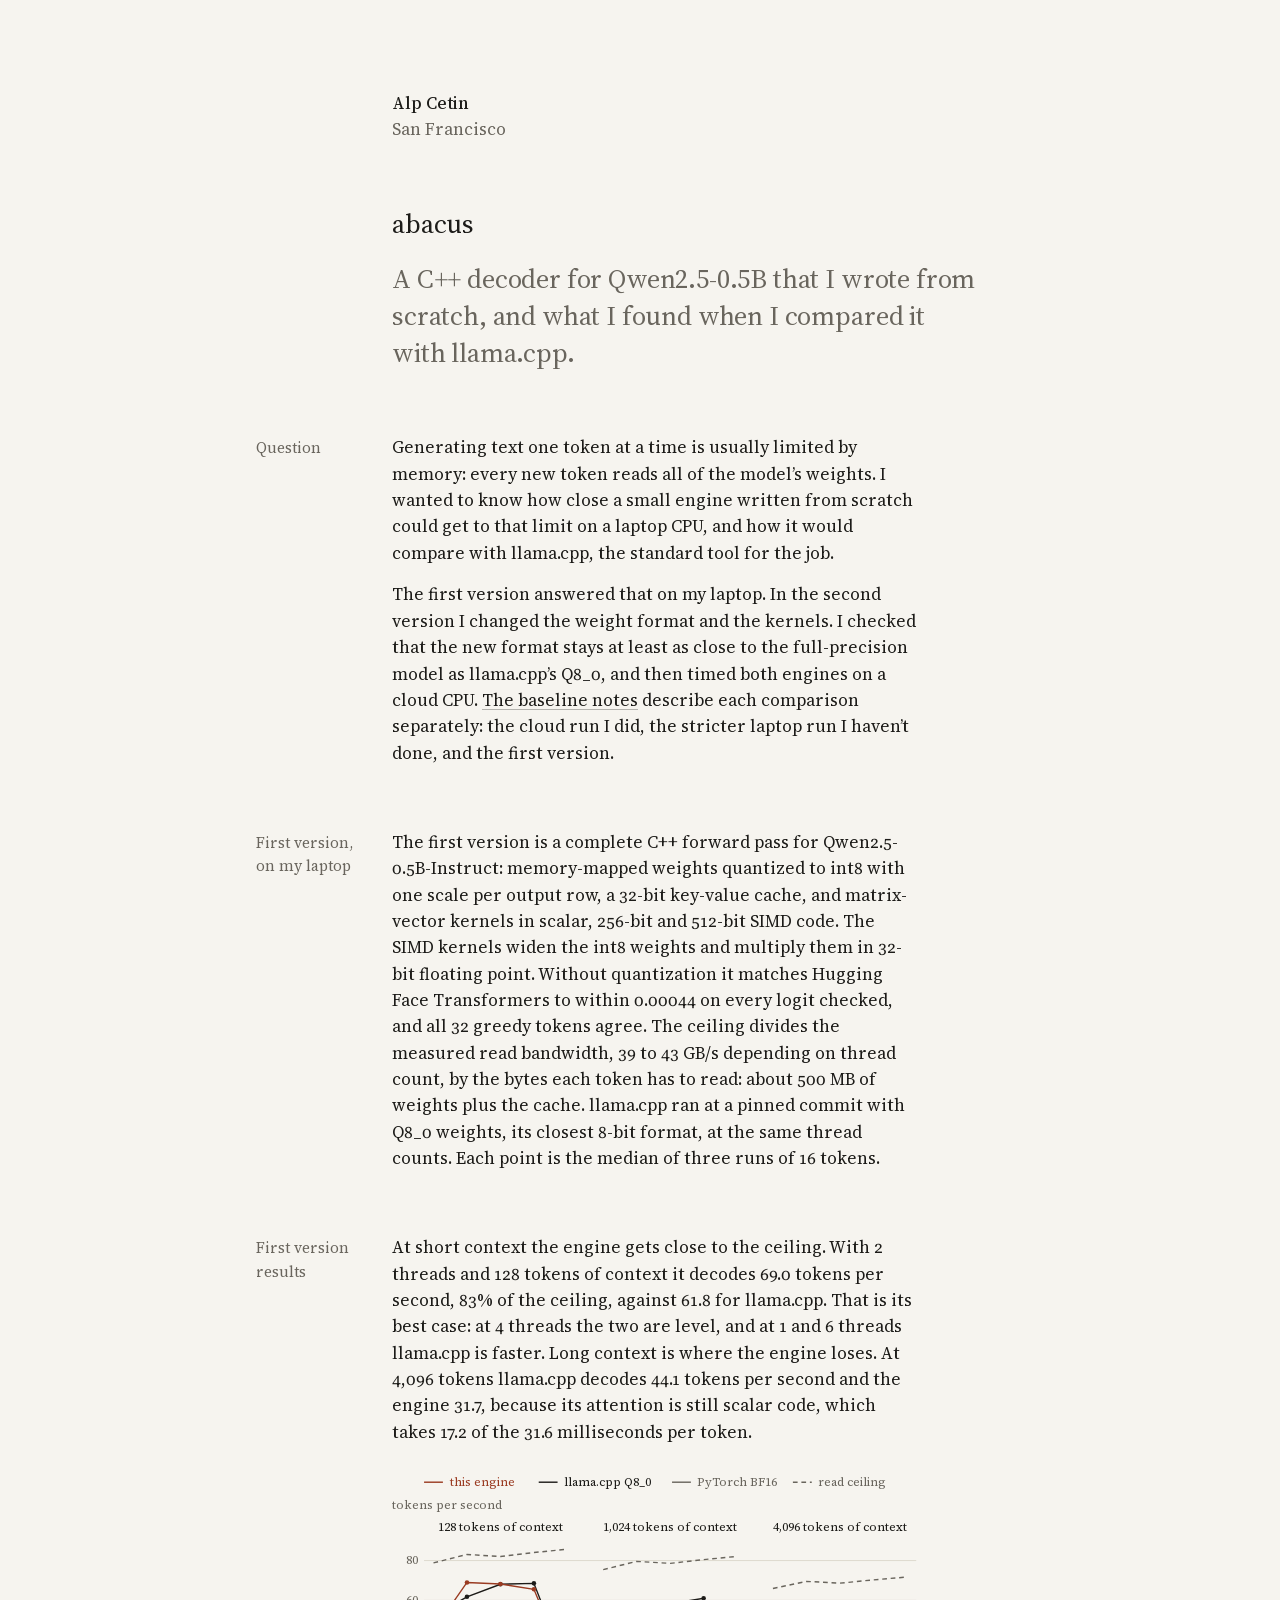
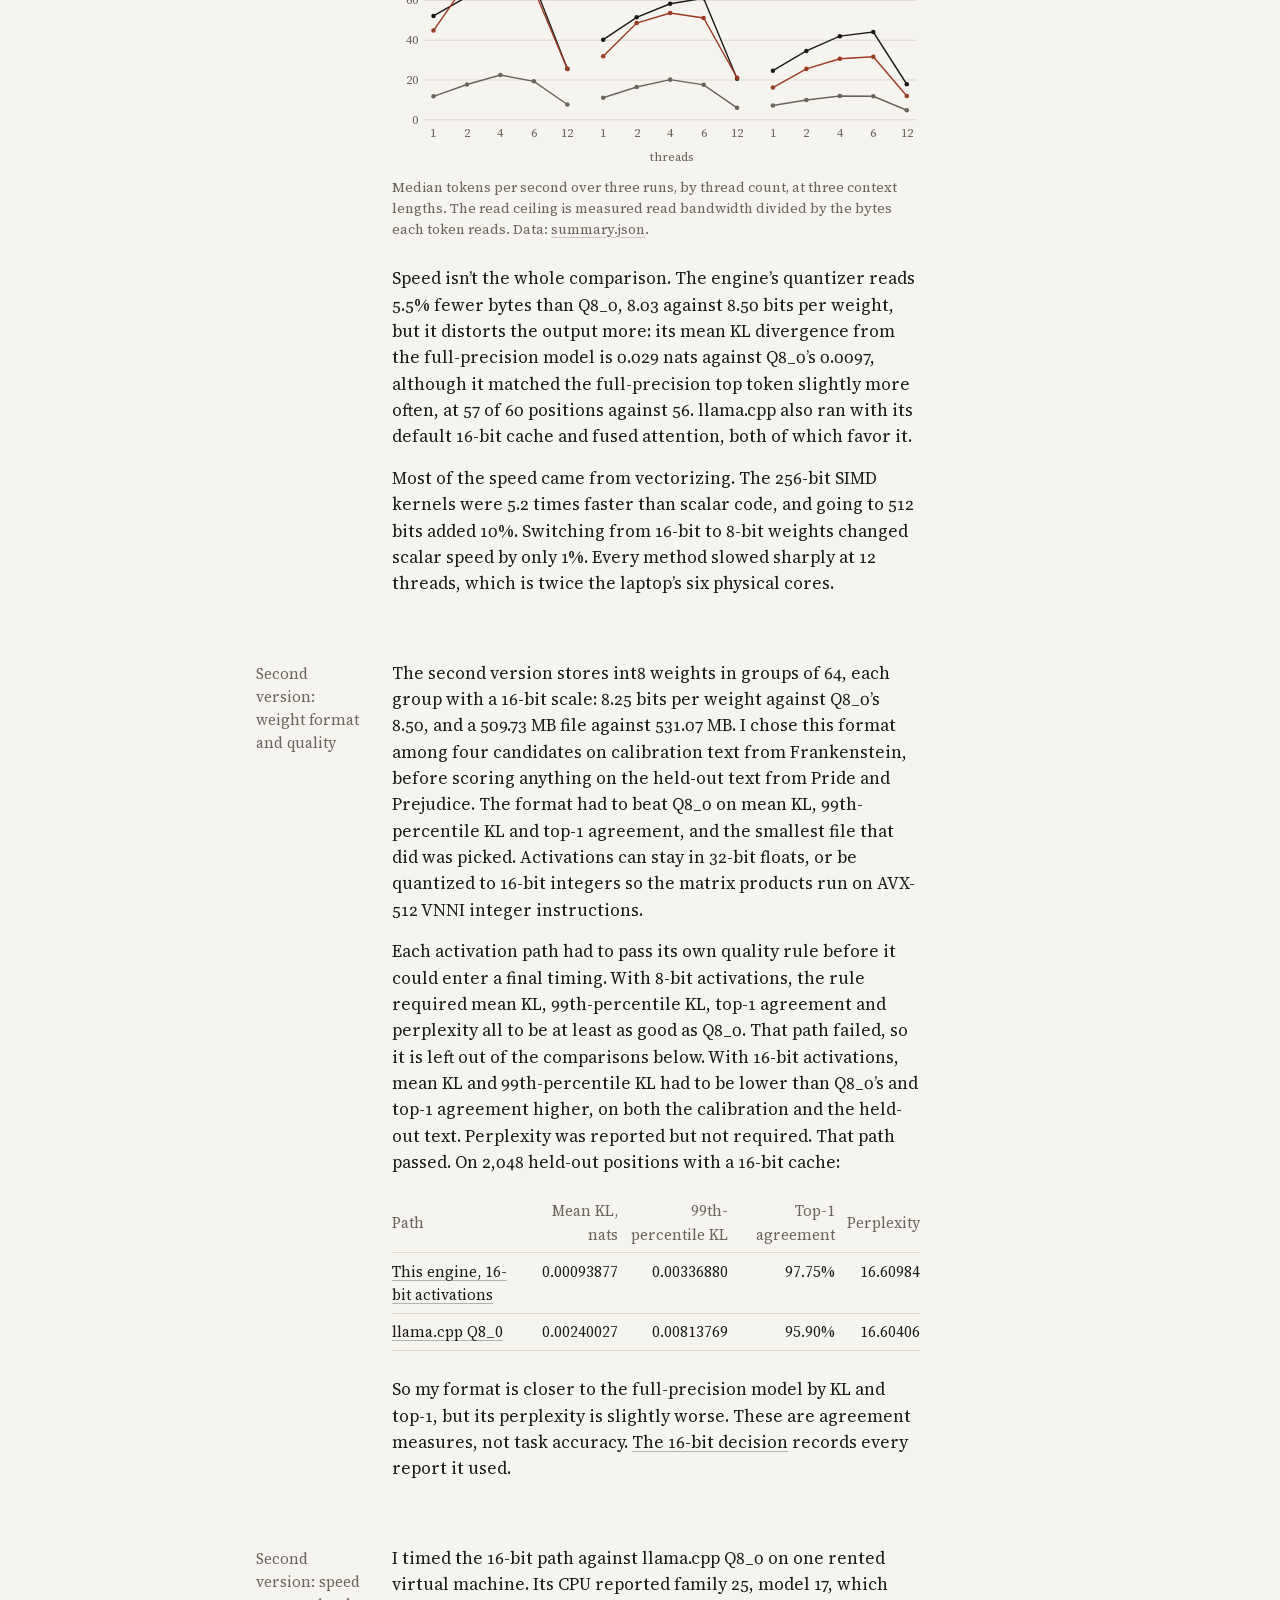
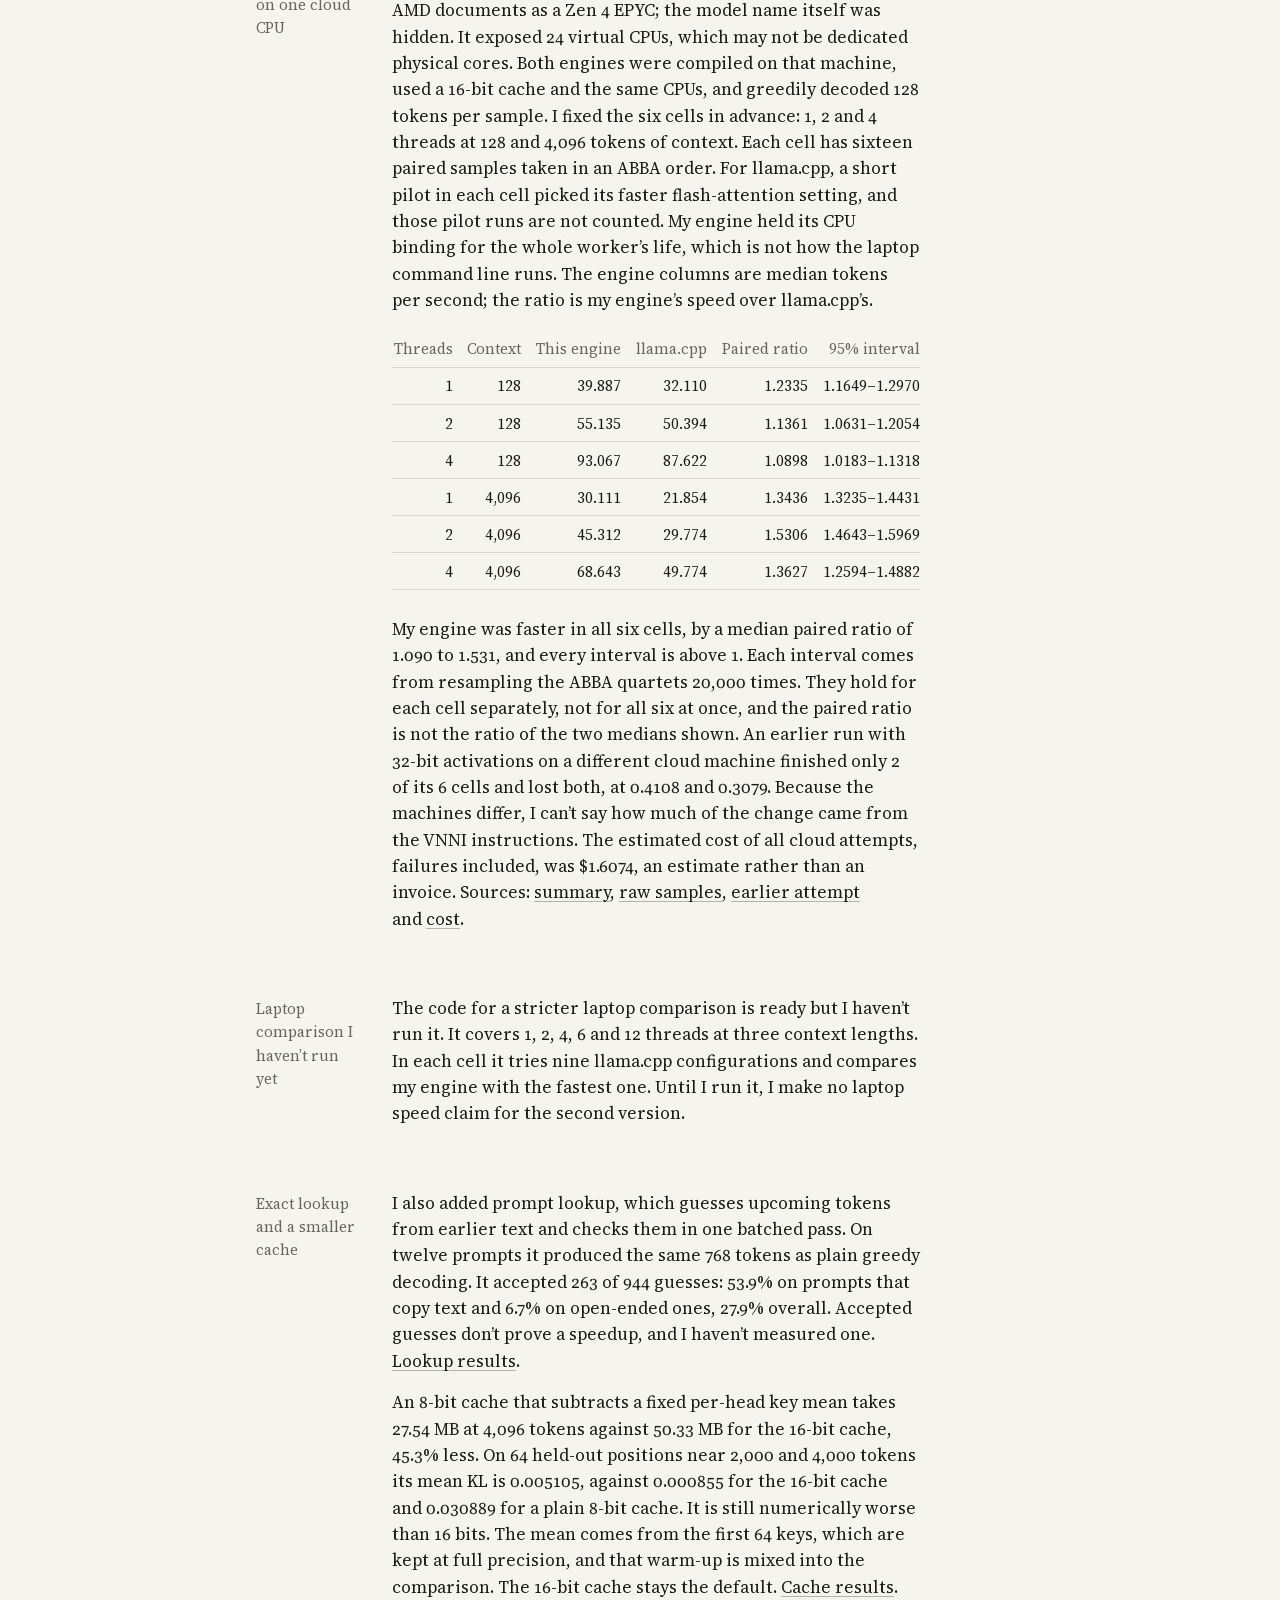
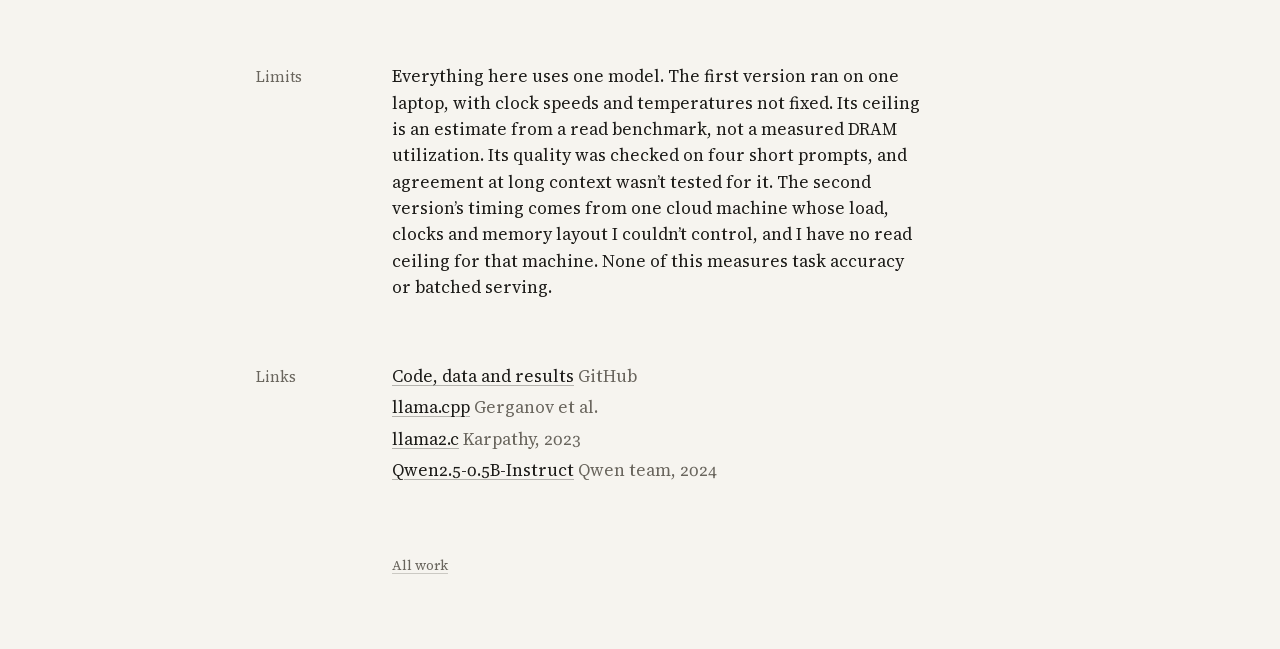
<file: projects/cpu-decode/index.html>
<!doctype html>
<html lang="en">
<head>
  <meta charset="utf-8">
  <meta name="viewport" content="width=device-width, initial-scale=1">
  <title>abacus · Alp Cetin</title>
  <meta name="description" content="A C++ decoder for Qwen2.5-0.5B that I wrote from scratch, compared with llama.cpp Q8_0 on one cloud CPU and, in its first version, on my laptop.">
  <link rel="canonical" href="https://mottopanikeiku.github.io/projects/cpu-decode/">
  <meta name="color-scheme" content="light dark">
  <meta name="theme-color" media="(prefers-color-scheme: light)" content="#f6f4ef">
  <meta name="theme-color" media="(prefers-color-scheme: dark)" content="#151412">
  <link rel="icon" href="/favicon.svg" type="image/svg+xml">
  <link rel="apple-touch-icon" href="/apple-touch-icon.png">
  <link rel="preload" href="/fonts/text-roman.woff2" as="font" type="font/woff2" crossorigin>
  <link rel="preload" href="/fonts/display-roman.woff2" as="font" type="font/woff2" crossorigin>
  <link rel="stylesheet" href="/site.css?v=0d1abf57f3">
  <meta property="og:type" content="article">
  <meta property="og:site_name" content="Alp Cetin">
  <meta property="og:title" content="abacus">
  <meta property="og:description" content="A C++ decoder for Qwen2.5-0.5B that I wrote from scratch, compared with llama.cpp on CPUs.">
  <meta property="og:url" content="https://mottopanikeiku.github.io/projects/cpu-decode/">
  <meta property="og:image" content="https://mottopanikeiku.github.io/og/cpu-decode.png">
  <meta property="og:image:width" content="1200">
  <meta property="og:image:height" content="630">
  <meta name="twitter:card" content="summary_large_image">
</head>
<body>
<div class="page">

  <header class="masthead">
    <p class="name"><a href="/">Alp Cetin</a></p>
    <p>San Francisco</p>
  </header>

  <main class="content">

    <div class="intro">
      <h1>abacus</h1>
      <p>A C++ decoder for Qwen2.5-0.5B that I wrote from scratch, and what I found when I compared it with llama.cpp.</p>
    </div>

    <section class="block" aria-labelledby="question">
      <h2 id="question">Question</h2>
      <div class="prose">
        <p>Generating text one token at a time is usually limited by memory: every new token reads all of the model’s weights. I wanted to know how close a small engine written from scratch could get to that limit on a laptop CPU, and how it would compare with llama.cpp, the standard tool for the job.</p>
        <p>The first version answered that on my laptop. In the second version I changed the weight format and the kernels. I checked that the new format stays at least as close to the full-precision model as llama.cpp’s Q8_0, and then timed both engines on a cloud CPU. <a href="https://github.com/mottopanikeiku/abacus/blob/1def601cb3c09c34753c8faa75a86d25b635c083/docs/BASELINE.md">The baseline notes</a> describe each comparison separately: the cloud run I did, the stricter laptop run I haven’t done, and the first version.</p>
      </div>
    </section>

    <section class="block" aria-labelledby="method">
      <h2 id="method">First version, on my laptop</h2>
      <div class="prose">
        <p>The first version is a complete C++ forward pass for Qwen2.5-0.5B-Instruct: memory-mapped weights quantized to int8 with one scale per output row, a 32-bit key-value cache, and matrix-vector kernels in scalar, 256-bit and 512-bit SIMD code. The SIMD kernels widen the int8 weights and multiply them in 32-bit floating point. Without quantization it matches Hugging Face Transformers to within 0.00044 on every logit checked, and all 32 greedy tokens agree. The ceiling divides the measured read bandwidth, 39 to 43 GB/s depending on thread count, by the bytes each token has to read: about 500 MB of weights plus the cache. llama.cpp ran at a pinned commit with Q8_0 weights, its closest 8-bit format, at the same thread counts. Each point is the median of three runs of 16 tokens.</p>
      </div>
    </section>

    <section class="block" aria-labelledby="result">
      <h2 id="result">First version results</h2>
      <div class="prose">
        <p>At short context the engine gets close to the ceiling. With 2 threads and 128 tokens of context it decodes 69.0 tokens per second, 83% of the ceiling, against 61.8 for llama.cpp. That is its best case: at 4 threads the two are level, and at 1 and 6 threads llama.cpp is faster. Long context is where the engine loses. At 4,096 tokens llama.cpp decodes 44.1 tokens per second and the engine 31.7, because its attention is still scalar code, which takes 17.2 of the 31.6 milliseconds per token.</p>
        <figure class="figure">
          <div class="scroll" tabindex="0" role="region" aria-labelledby="cpu-decode-title"><!-- figure:cpu-decode --><svg class="chart" viewBox="0 0 560 316" role="img" aria-labelledby="cpu-decode-title cpu-decode-desc"><title id="cpu-decode-title">Decoding speed against thread count at three context lengths</title><desc id="cpu-decode-desc">With 128 tokens of context and 2 threads, the engine decodes 69.0 tokens per second, 83% of the read ceiling, against 61.8 for llama.cpp. With 4,096 tokens and 6 threads, it decodes 31.7 against 44.1. Every method slows sharply at 12 threads.</desc><line class="line em" x1="34" y1="14" x2="54" y2="14"/><text class="em" x="61" y="18">this engine</text><line class="line strong" x1="155.6" y1="14" x2="175.6" y2="14"/><text class="strong" x="182.6" y="18">llama.cpp Q8_0</text><line class="line" x1="297" y1="14" x2="317" y2="14"/><text x="324" y="18">PyTorch BF16</text><line class="line dash" x1="425.2" y1="14" x2="445.2" y2="14"/><text x="452.2" y="18">read ceiling</text><text x="0" y="42">tokens per second</text><line class="grid" x1="34" y1="266" x2="556" y2="266"/><text text-anchor="end" x="28" y="270">0</text><line class="grid" x1="34" y1="223.8" x2="556" y2="223.8"/><text text-anchor="end" x="28" y="227.8">20</text><line class="grid" x1="34" y1="181.6" x2="556" y2="181.6"/><text text-anchor="end" x="28" y="185.6">40</text><line class="grid" x1="34" y1="139.3" x2="556" y2="139.3"/><text text-anchor="end" x="28" y="143.3">60</text><line class="grid" x1="34" y1="97.1" x2="556" y2="97.1"/><text text-anchor="end" x="28" y="101.1">80</text><text class="strong" text-anchor="middle" x="115" y="66">128 tokens of context</text><path class="line dash" d="M44 99.6 L79.5 90.6 L115 92.8 L150.5 88.6 L186 85.1"/><path class="line" d="M44 241.1 L79.5 228.6 L115 218.5 L150.5 225.2 L186 249.8"/><circle class="dot" cx="44" cy="241.1" r="2.4"/><circle class="dot" cx="79.5" cy="228.6" r="2.4"/><circle class="dot" cx="115" cy="218.5" r="2.4"/><circle class="dot" cx="150.5" cy="225.2" r="2.4"/><circle class="dot" cx="186" cy="249.8" r="2.4"/><path class="line strong" d="M44 155.9 L79.5 135.6 L115 122.2 L150.5 121.3 L186 211.9"/><circle class="dot strong" cx="44" cy="155.9" r="2.4"/><circle class="dot strong" cx="79.5" cy="135.6" r="2.4"/><circle class="dot strong" cx="115" cy="122.2" r="2.4"/><circle class="dot strong" cx="150.5" cy="121.3" r="2.4"/><circle class="dot strong" cx="186" cy="211.9" r="2.4"/><path class="line em" d="M44 171.4 L79.5 120.3 L115 122 L150.5 127.6 L186 212.2"/><circle class="dot em" cx="44" cy="171.4" r="2.4"/><circle class="dot em" cx="79.5" cy="120.3" r="2.4"/><circle class="dot em" cx="115" cy="122" r="2.4"/><circle class="dot em" cx="150.5" cy="127.6" r="2.4"/><circle class="dot em" cx="186" cy="212.2" r="2.4"/><text text-anchor="middle" x="44" y="284">1</text><text text-anchor="middle" x="79.5" y="284">2</text><text text-anchor="middle" x="115" y="284">4</text><text text-anchor="middle" x="150.5" y="284">6</text><text text-anchor="middle" x="186" y="284">12</text><text class="strong" text-anchor="middle" x="295" y="66">1,024 tokens of context</text><path class="line dash" d="M224 106.7 L259.5 98 L295 100.1 L330.5 96.1 L366 92.7"/><path class="line" d="M224 242.6 L259.5 231.2 L295 223.4 L330.5 228.9 L366 253.3"/><circle class="dot" cx="224" cy="242.6" r="2.4"/><circle class="dot" cx="259.5" cy="231.2" r="2.4"/><circle class="dot" cx="295" cy="223.4" r="2.4"/><circle class="dot" cx="330.5" cy="228.9" r="2.4"/><circle class="dot" cx="366" cy="253.3" r="2.4"/><path class="line strong" d="M224 181 L259.5 157.3 L295 142.9 L330.5 137.1 L366 222.5"/><circle class="dot strong" cx="224" cy="181" r="2.4"/><circle class="dot strong" cx="259.5" cy="157.3" r="2.4"/><circle class="dot strong" cx="295" cy="142.9" r="2.4"/><circle class="dot strong" cx="330.5" cy="137.1" r="2.4"/><circle class="dot strong" cx="366" cy="222.5" r="2.4"/><path class="line em" d="M224 198.6 L259.5 163.4 L295 152.8 L330.5 158 L366 221.4"/><circle class="dot em" cx="224" cy="198.6" r="2.4"/><circle class="dot em" cx="259.5" cy="163.4" r="2.4"/><circle class="dot em" cx="295" cy="152.8" r="2.4"/><circle class="dot em" cx="330.5" cy="158" r="2.4"/><circle class="dot em" cx="366" cy="221.4" r="2.4"/><text text-anchor="middle" x="224" y="284">1</text><text text-anchor="middle" x="259.5" y="284">2</text><text text-anchor="middle" x="295" y="284">4</text><text text-anchor="middle" x="330.5" y="284">6</text><text text-anchor="middle" x="366" y="284">12</text><text class="strong" text-anchor="middle" x="475" y="66">4,096 tokens of context</text><path class="line dash" d="M404 126.8 L439.5 119.2 L475 121.1 L510.5 117.6 L546 114.6"/><path class="line" d="M404 250.9 L439.5 245 L475 240.8 L510.5 241.1 L546 255.9"/><circle class="dot" cx="404" cy="250.9" r="2.4"/><circle class="dot" cx="439.5" cy="245" r="2.4"/><circle class="dot" cx="475" cy="240.8" r="2.4"/><circle class="dot" cx="510.5" cy="241.1" r="2.4"/><circle class="dot" cx="546" cy="255.9" r="2.4"/><path class="line strong" d="M404 213.9 L439.5 193 L475 177.3 L510.5 173 L546 228.3"/><circle class="dot strong" cx="404" cy="213.9" r="2.4"/><circle class="dot strong" cx="439.5" cy="193" r="2.4"/><circle class="dot strong" cx="475" cy="177.3" r="2.4"/><circle class="dot strong" cx="510.5" cy="173" r="2.4"/><circle class="dot strong" cx="546" cy="228.3" r="2.4"/><path class="line em" d="M404 231.8 L439.5 212 L475 201.2 L510.5 199.1 L546 240.8"/><circle class="dot em" cx="404" cy="231.8" r="2.4"/><circle class="dot em" cx="439.5" cy="212" r="2.4"/><circle class="dot em" cx="475" cy="201.2" r="2.4"/><circle class="dot em" cx="510.5" cy="199.1" r="2.4"/><circle class="dot em" cx="546" cy="240.8" r="2.4"/><text text-anchor="middle" x="404" y="284">1</text><text text-anchor="middle" x="439.5" y="284">2</text><text text-anchor="middle" x="475" y="284">4</text><text text-anchor="middle" x="510.5" y="284">6</text><text text-anchor="middle" x="546" y="284">12</text><text text-anchor="middle" x="297" y="310">threads</text></svg><!-- /figure:cpu-decode --></div>
          <figcaption>Median tokens per second over three runs, by thread count, at three context lengths. The read ceiling is measured read bandwidth divided by the bytes each token reads. Data: <a href="https://github.com/mottopanikeiku/abacus/blob/d98ba9c9ac792f01a0969c861917e730533c88d0/results/summary.json">summary.json</a>.</figcaption>
        </figure>
        <p>Speed isn’t the whole comparison. The engine’s quantizer reads 5.5% fewer bytes than Q8_0, 8.03 against 8.50 bits per weight, but it distorts the output more: its mean KL divergence from the full-precision model is 0.029 nats against Q8_0’s 0.0097, although it matched the full-precision top token slightly more often, at 57 of 60 positions against 56. llama.cpp also ran with its default 16-bit cache and fused attention, both of which favor it.</p>
        <p>Most of the speed came from vectorizing. The 256-bit SIMD kernels were 5.2 times faster than scalar code, and going to 512 bits added 10%. Switching from 16-bit to 8-bit weights changed scalar speed by only 1%. Every method slowed sharply at 12 threads, which is twice the laptop’s six physical cores.</p>
      </div>
    </section>

    <section class="block" aria-labelledby="quality">
      <h2 id="quality">Second version: weight format and quality</h2>
      <div class="prose">
        <p>The second version stores int8 weights in groups of 64, each group with a 16-bit scale: 8.25 bits per weight against Q8_0’s 8.50, and a 509.73 MB file against 531.07 MB. I chose this format among four candidates on calibration text from <i>Frankenstein</i>, before scoring anything on the held-out text from <i>Pride and Prejudice</i>. The format had to beat Q8_0 on mean KL, 99th-percentile KL and top-1 agreement, and the smallest file that did was picked. Activations can stay in 32-bit floats, or be quantized to 16-bit integers so the matrix products run on AVX-512 VNNI integer instructions.</p>
        <p>Each activation path had to pass its own quality rule before it could enter a final timing. With 8-bit activations, the rule required mean KL, 99th-percentile KL, top-1 agreement and perplexity all to be at least as good as Q8_0. That path failed, so it is left out of the comparisons below. With 16-bit activations, mean KL and 99th-percentile KL had to be lower than Q8_0’s and top-1 agreement higher, on both the calibration and the held-out text. Perplexity was reported but not required. That path passed. On 2,048 held-out positions with a 16-bit cache:</p>
        <figure class="figure">
        <div class="scroll" tabindex="0" role="region" aria-label="Held-out quality of this engine and llama.cpp Q8_0">
        <table class="table">
          <thead>
            <tr><th scope="col">Path</th><th scope="col" class="num">Mean KL, nats</th><th scope="col" class="num">99th-percentile KL</th><th scope="col" class="num">Top-1 agreement</th><th scope="col" class="num">Perplexity</th></tr>
          </thead>
          <tbody>
            <tr><td><a href="https://github.com/mottopanikeiku/abacus/blob/1def601cb3c09c34753c8faa75a86d25b635c083/results/v2/heldout-g64f16-vnni16-final-f16.json">This engine, 16-bit activations</a></td><td class="num">0.00093877</td><td class="num">0.00336880</td><td class="num">97.75%</td><td class="num">16.60984</td></tr>
            <tr><td><a href="https://github.com/mottopanikeiku/abacus/blob/1def601cb3c09c34753c8faa75a86d25b635c083/results/v2/heldout-final-q8_0.json">llama.cpp Q8_0</a></td><td class="num">0.00240027</td><td class="num">0.00813769</td><td class="num">95.90%</td><td class="num">16.60406</td></tr>
          </tbody>
        </table>
        </div>
        </figure>
        <p>So my format is closer to the full-precision model by KL and top-1, but its perplexity is slightly worse. These are agreement measures, not task accuracy. <a href="https://github.com/mottopanikeiku/abacus/blob/1def601cb3c09c34753c8faa75a86d25b635c083/results/v2/quality-vnni16-final.json">The 16-bit decision</a> records every report it used.</p>
      </div>
    </section>

    <section class="block" aria-labelledby="cloud">
      <h2 id="cloud">Second version: speed on one cloud CPU</h2>
      <div class="prose">
        <p>I timed the 16-bit path against llama.cpp Q8_0 on one rented virtual machine. Its CPU reported family 25, model 17, which AMD documents as a Zen 4 EPYC; the model name itself was hidden. It exposed 24 virtual CPUs, which may not be dedicated physical cores. Both engines were compiled on that machine, used a 16-bit cache and the same CPUs, and greedily decoded 128 tokens per sample. I fixed the six cells in advance: 1, 2 and 4 threads at 128 and 4,096 tokens of context. Each cell has sixteen paired samples taken in an ABBA order. For llama.cpp, a short pilot in each cell picked its faster flash-attention setting, and those pilot runs are not counted. My engine held its CPU binding for the whole worker’s life, which is not how the laptop command line runs. The engine columns are median tokens per second; the ratio is my engine’s speed over llama.cpp’s.</p>
        <figure class="figure">
        <div class="scroll" tabindex="0" role="region" aria-label="Cloud decoding speed and paired ratios for six cells">
        <table class="table">
          <thead>
            <tr><th scope="col" class="num">Threads</th><th scope="col" class="num">Context</th><th scope="col" class="num">This engine</th><th scope="col" class="num">llama.cpp</th><th scope="col" class="num">Paired ratio</th><th scope="col" class="num">95% interval</th></tr>
          </thead>
          <tbody>
            <tr><td class="num">1</td><td class="num">128</td><td class="num">39.887</td><td class="num">32.110</td><td class="num">1.2335</td><td class="num">1.1649–1.2970</td></tr>
            <tr><td class="num">2</td><td class="num">128</td><td class="num">55.135</td><td class="num">50.394</td><td class="num">1.1361</td><td class="num">1.0631–1.2054</td></tr>
            <tr><td class="num">4</td><td class="num">128</td><td class="num">93.067</td><td class="num">87.622</td><td class="num">1.0898</td><td class="num">1.0183–1.1318</td></tr>
            <tr><td class="num">1</td><td class="num">4,096</td><td class="num">30.111</td><td class="num">21.854</td><td class="num">1.3436</td><td class="num">1.3235–1.4431</td></tr>
            <tr><td class="num">2</td><td class="num">4,096</td><td class="num">45.312</td><td class="num">29.774</td><td class="num">1.5306</td><td class="num">1.4643–1.5969</td></tr>
            <tr><td class="num">4</td><td class="num">4,096</td><td class="num">68.643</td><td class="num">49.774</td><td class="num">1.3627</td><td class="num">1.2594–1.4882</td></tr>
          </tbody>
        </table>
        </div>
        </figure>
        <p>My engine was faster in all six cells, by a median paired ratio of 1.090 to 1.531, and every interval is above 1. Each interval comes from resampling the ABBA quartets 20,000 times. They hold for each cell separately, not for all six at once, and the paired ratio is not the ratio of the two medians shown. An earlier run with 32-bit activations on a different cloud machine finished only 2 of its 6 cells and lost both, at 0.4108 and 0.3079. Because the machines differ, I can’t say how much of the change came from the VNNI instructions. The estimated cost of all cloud attempts, failures included, was $1.6074, an estimate rather than an invoice. Sources: <a href="https://github.com/mottopanikeiku/abacus/blob/1def601cb3c09c34753c8faa75a86d25b635c083/results/v2/cloud-vnni/final/summary.json">summary</a>, <a href="https://github.com/mottopanikeiku/abacus/blob/1def601cb3c09c34753c8faa75a86d25b635c083/results/v2/cloud-vnni/final/raw.json">raw samples</a>, <a href="https://github.com/mottopanikeiku/abacus/blob/1def601cb3c09c34753c8faa75a86d25b635c083/results/v2/cloud/summary.json">earlier attempt</a> and <a href="https://github.com/mottopanikeiku/abacus/blob/1def601cb3c09c34753c8faa75a86d25b635c083/results/v2/cloud-vnni/run-cost.json">cost</a>.</p>
      </div>
    </section>

    <section class="block" aria-labelledby="laptop">
      <h2 id="laptop">Laptop comparison I haven’t run yet</h2>
      <div class="prose">
        <p>The code for a stricter laptop comparison is ready but I haven’t run it. It covers 1, 2, 4, 6 and 12 threads at three context lengths. In each cell it tries nine llama.cpp configurations and compares my engine with the fastest one. Until I run it, I make no laptop speed claim for the second version.</p>
      </div>
    </section>

    <section class="block" aria-labelledby="lookup">
      <h2 id="lookup">Exact lookup and a smaller cache</h2>
      <div class="prose">
        <p>I also added prompt lookup, which guesses upcoming tokens from earlier text and checks them in one batched pass. On twelve prompts it produced the same 768 tokens as plain greedy decoding. It accepted 263 of 944 guesses: 53.9% on prompts that copy text and 6.7% on open-ended ones, 27.9% overall. Accepted guesses don’t prove a speedup, and I haven’t measured one. <a href="https://github.com/mottopanikeiku/abacus/blob/1def601cb3c09c34753c8faa75a86d25b635c083/results/v3/lookup-acceptance.json">Lookup results</a>.</p>
        <p>An 8-bit cache that subtracts a fixed per-head key mean takes 27.54 MB at 4,096 tokens against 50.33 MB for the 16-bit cache, 45.3% less. On 64 held-out positions near 2,000 and 4,000 tokens its mean KL is 0.005105, against 0.000855 for the 16-bit cache and 0.030889 for a plain 8-bit cache. It is still numerically worse than 16 bits. The mean comes from the first 64 keys, which are kept at full precision, and that warm-up is mixed into the comparison. The 16-bit cache stays the default. <a href="https://github.com/mottopanikeiku/abacus/blob/1def601cb3c09c34753c8faa75a86d25b635c083/results/v3/kv-quality.json">Cache results</a>.</p>
      </div>
    </section>

    <section class="block" aria-labelledby="limits">
      <h2 id="limits">Limits</h2>
      <div class="prose">
        <p>Everything here uses one model. The first version ran on one laptop, with clock speeds and temperatures not fixed. Its ceiling is an estimate from a read benchmark, not a measured DRAM utilization. Its quality was checked on four short prompts, and agreement at long context wasn’t tested for it. The second version’s timing comes from one cloud machine whose load, clocks and memory layout I couldn’t control, and I have no read ceiling for that machine. None of this measures task accuracy or batched serving.</p>
      </div>
    </section>

    <section class="block" aria-labelledby="links">
      <h2 id="links">Links</h2>
      <ul class="rows">
        <li class="entry"><p class="title"><a href="https://github.com/mottopanikeiku/abacus">Code, data and results</a> <span class="org">GitHub</span></p></li>
        <li class="entry"><p class="title"><a href="https://github.com/ggml-org/llama.cpp">llama.cpp</a> <span class="org">Gerganov et al.</span></p></li>
        <li class="entry"><p class="title"><a href="https://github.com/karpathy/llama2.c">llama2.c</a> <span class="org">Karpathy, 2023</span></p></li>
        <li class="entry"><p class="title"><a href="https://huggingface.co/Qwen/Qwen2.5-0.5B-Instruct">Qwen2.5-0.5B-Instruct</a> <span class="org">Qwen team, 2024</span></p></li>
      </ul>
    </section>

  </main>

  <footer class="colophon">
    <p><a href="/">All work</a></p>
  </footer>

</div>
</body>
</html>
</file>
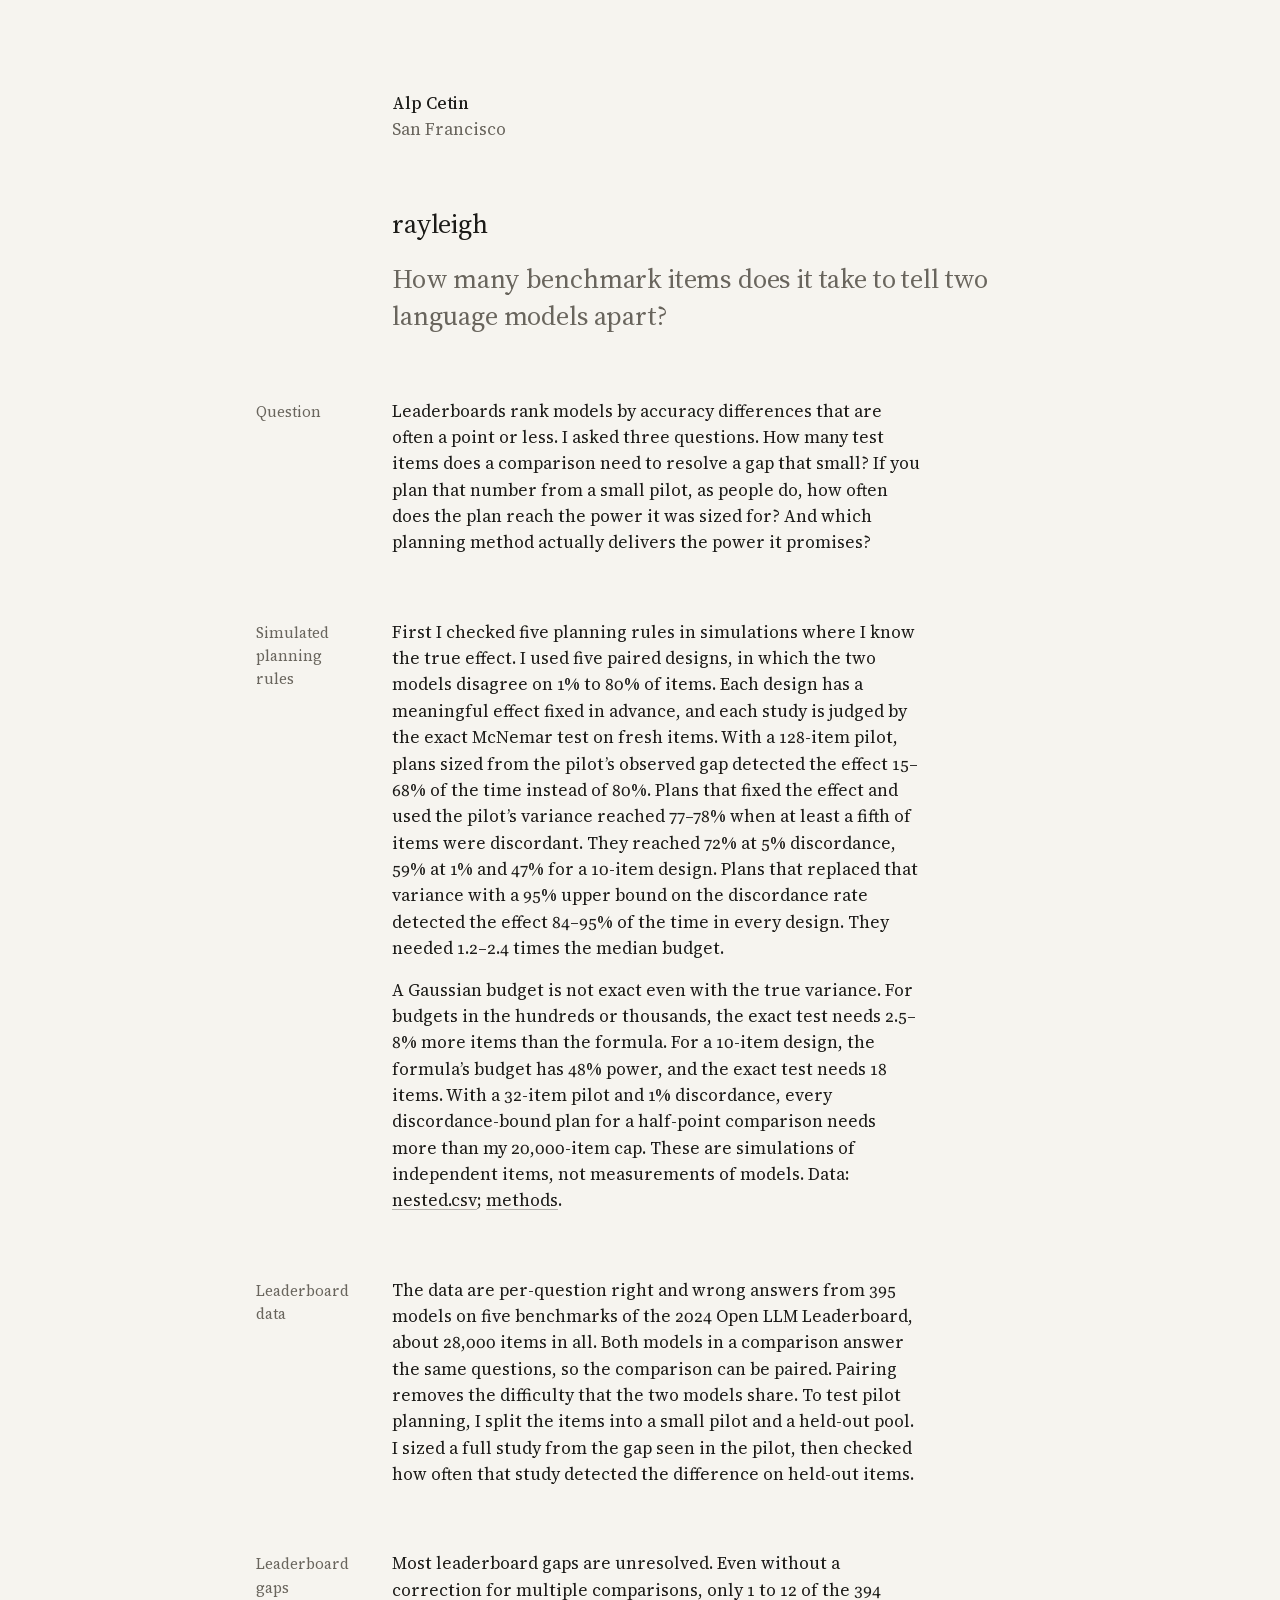
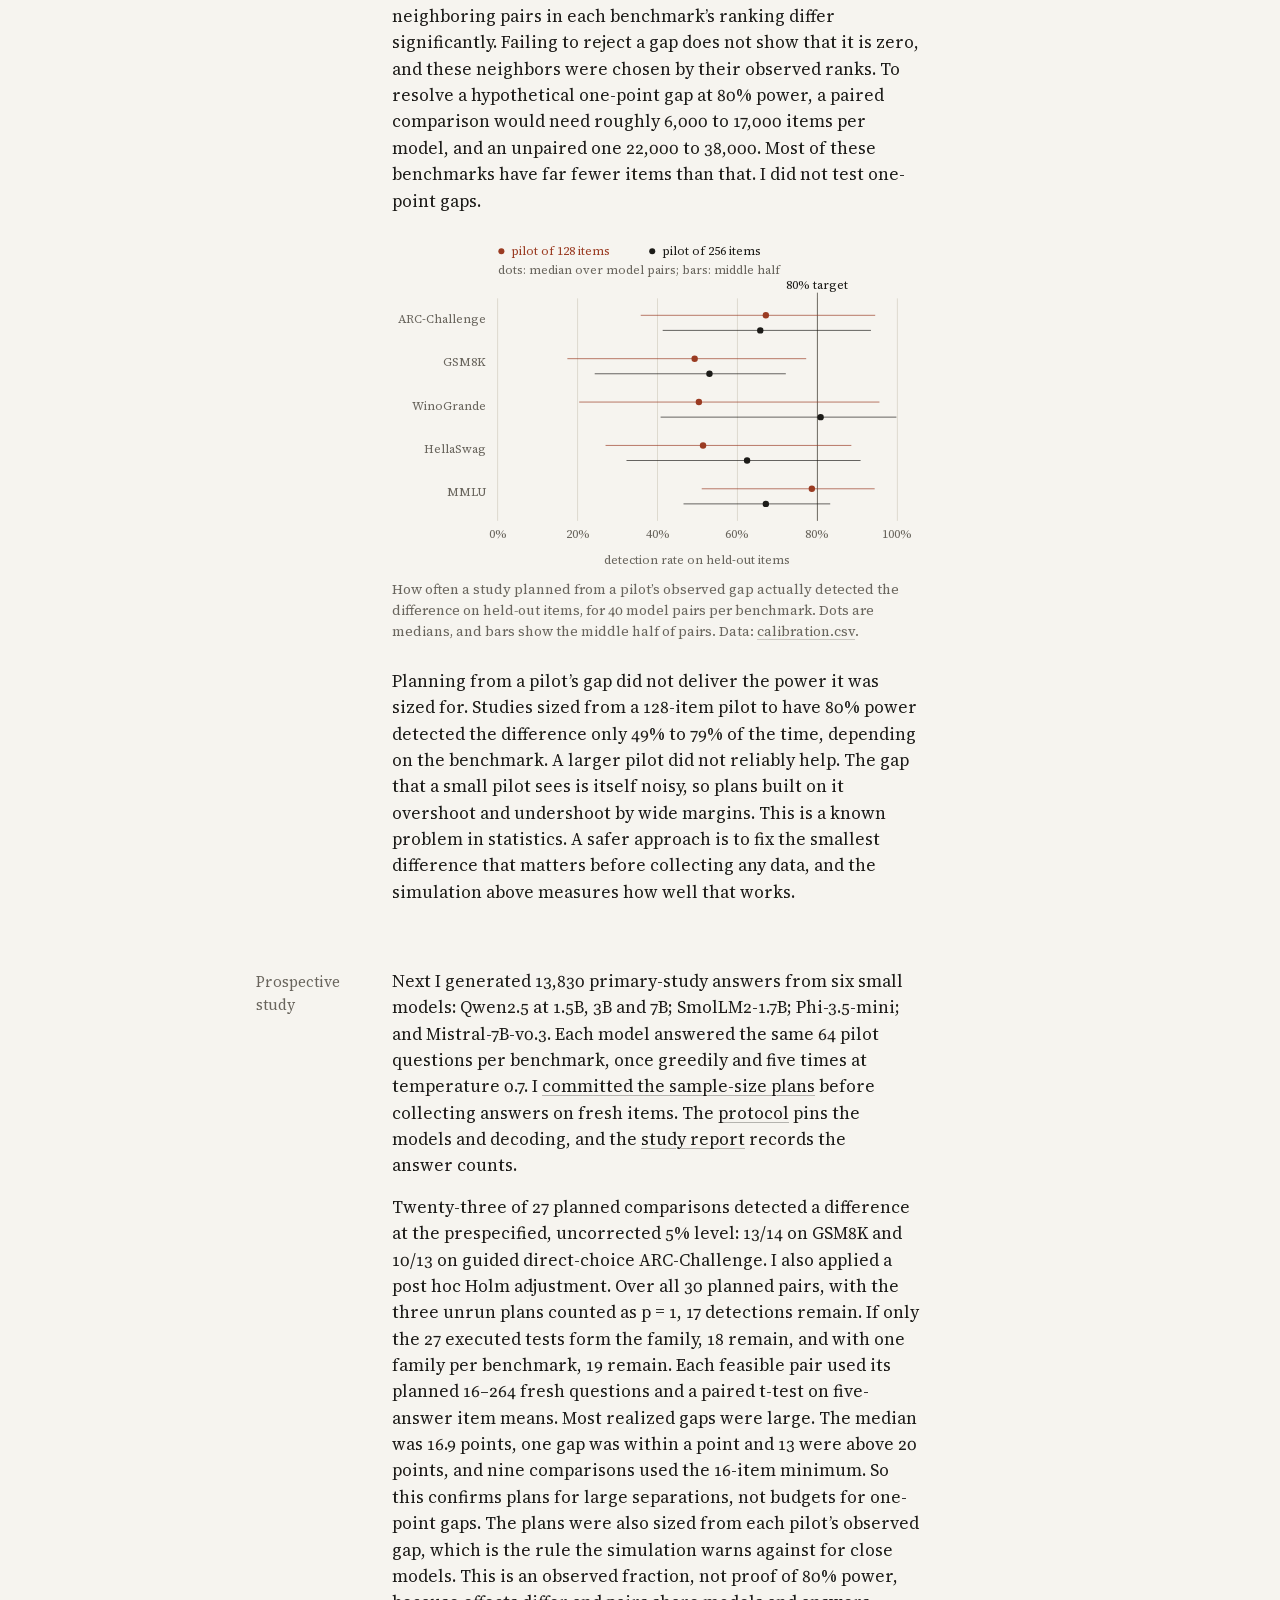
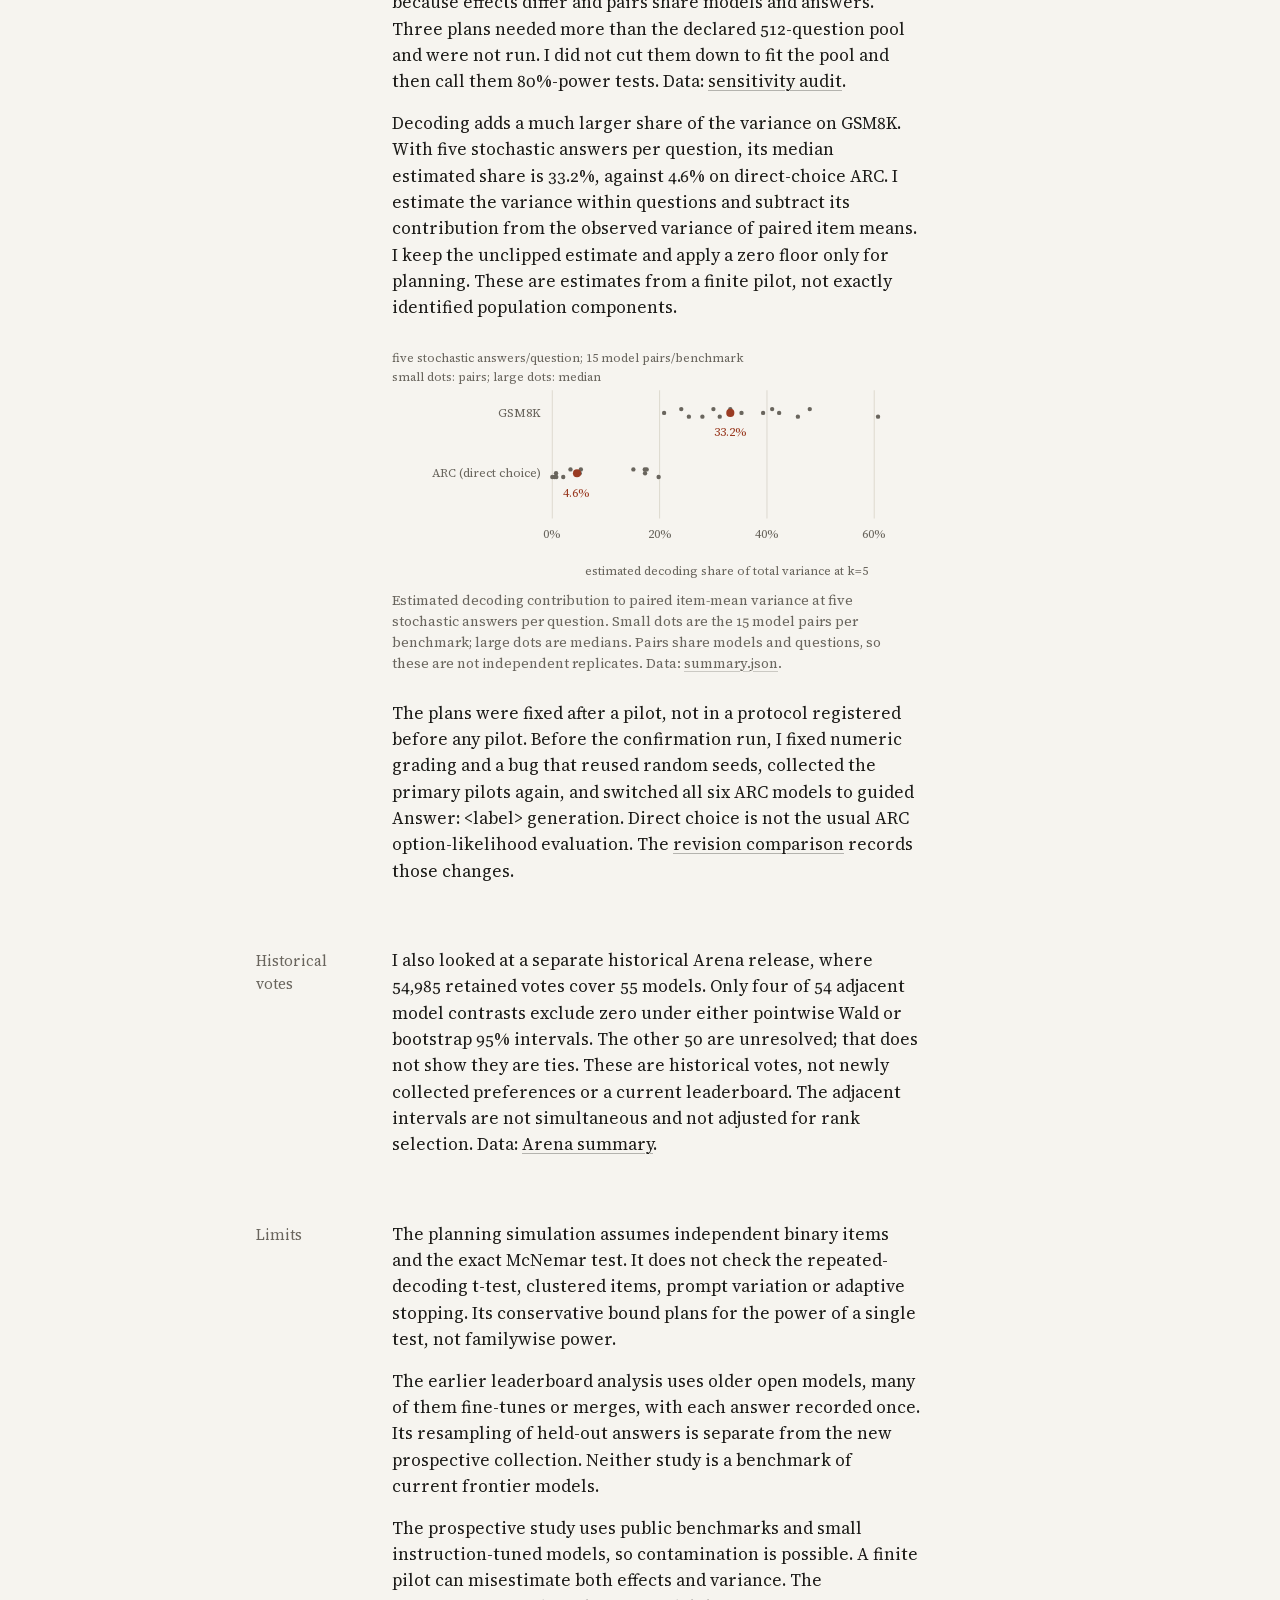
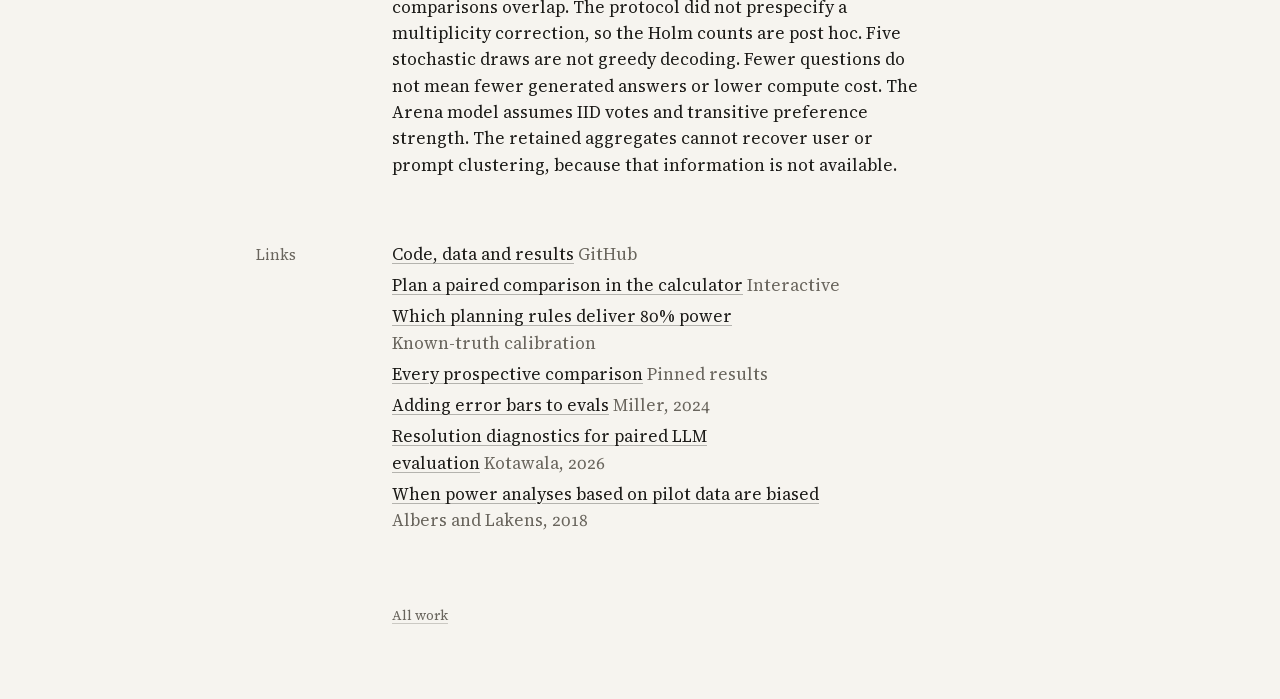
<file: projects/eval-power/index.html>
<!doctype html>
<html lang="en">
<head>
  <meta charset="utf-8">
  <meta name="viewport" content="width=device-width, initial-scale=1">
  <title>rayleigh · Alp Cetin</title>
  <meta name="description" content="I simulated, with known true effects, which pilot-based plan for comparing two language models actually delivers 80% power. In a six-model confirmation, 23 of 27 planned differences were detected, and 17 after Holm correction.">
  <link rel="canonical" href="https://mottopanikeiku.github.io/projects/eval-power/">
  <meta name="color-scheme" content="light dark">
  <meta name="theme-color" media="(prefers-color-scheme: light)" content="#f6f4ef">
  <meta name="theme-color" media="(prefers-color-scheme: dark)" content="#151412">
  <link rel="icon" href="/favicon.svg" type="image/svg+xml">
  <link rel="apple-touch-icon" href="/apple-touch-icon.png">
  <link rel="preload" href="/fonts/text-roman.woff2" as="font" type="font/woff2" crossorigin>
  <link rel="preload" href="/fonts/display-roman.woff2" as="font" type="font/woff2" crossorigin>
  <link rel="stylesheet" href="/site.css?v=0d1abf57f3">
  <meta property="og:type" content="article">
  <meta property="og:site_name" content="Alp Cetin">
  <meta property="og:title" content="rayleigh">
  <meta property="og:description" content="In simulations, plans sized from a pilot’s observed gap detected the effect 15–68% of the time instead of 80%. Plans that used an upper bound on the discordance rate detected it 84–95% of the time.">
  <meta property="og:url" content="https://mottopanikeiku.github.io/projects/eval-power/">
  <meta property="og:image" content="https://mottopanikeiku.github.io/og/eval-power.png">
  <meta property="og:image:width" content="1200">
  <meta property="og:image:height" content="630">
  <meta name="twitter:card" content="summary_large_image">
</head>
<body>
<div class="page">

  <header class="masthead">
    <p class="name"><a href="/">Alp Cetin</a></p>
    <p>San Francisco</p>
  </header>

  <main class="content">

    <div class="intro">
      <h1>rayleigh</h1>
      <p>How many benchmark items does it take to tell two language models apart?</p>
    </div>

    <section class="block" aria-labelledby="question">
      <h2 id="question">Question</h2>
      <div class="prose">
        <p>Leaderboards rank models by accuracy differences that are often a point or less. I asked three questions. How many test items does a comparison need to resolve a gap that small? If you plan that number from a small pilot, as people do, how often does the plan reach the power it was sized for? And which planning method actually delivers the power it promises?</p>
      </div>
    </section>

    <section class="block" aria-labelledby="calibration">
      <h2 id="calibration">Simulated planning rules</h2>
      <div class="prose">
        <p>First I checked five planning rules in simulations where I know the true effect. I used five paired designs, in which the two models disagree on 1% to 80% of items. Each design has a meaningful effect fixed in advance, and each study is judged by the exact McNemar test on fresh items. With a 128-item pilot, plans sized from the pilot’s observed gap detected the effect 15–68% of the time instead of 80%. Plans that fixed the effect and used the pilot’s variance reached 77–78% when at least a fifth of items were discordant. They reached 72% at 5% discordance, 59% at 1% and 47% for a 10-item design. Plans that replaced that variance with a 95% upper bound on the discordance rate detected the effect 84–95% of the time in every design. They needed 1.2–2.4 times the median budget.</p>
        <p>A Gaussian budget is not exact even with the true variance. For budgets in the hundreds or thousands, the exact test needs 2.5–8% more items than the formula. For a 10-item design, the formula’s budget has 48% power, and the exact test needs 18 items. With a 32-item pilot and 1% discordance, every discordance-bound plan for a half-point comparison needs more than my 20,000-item cap. These are simulations of independent items, not measurements of models. Data: <a href="https://github.com/mottopanikeiku/rayleigh/blob/400e91a7ef4fda4c9cf1a5f4b7138e05b9151986/results/known_truth/nested.csv">nested.csv</a>; <a href="https://github.com/mottopanikeiku/rayleigh/blob/400e91a7ef4fda4c9cf1a5f4b7138e05b9151986/docs/CALIBRATION.md">methods</a>.</p>
      </div>
    </section>

    <section class="block" aria-labelledby="method">
      <h2 id="method">Leaderboard data</h2>
      <div class="prose">
        <p>The data are per-question right and wrong answers from 395 models on five benchmarks of the 2024 Open LLM Leaderboard, about 28,000 items in all. Both models in a comparison answer the same questions, so the comparison can be paired. Pairing removes the difficulty that the two models share. To test pilot planning, I split the items into a small pilot and a held-out pool. I sized a full study from the gap seen in the pilot, then checked how often that study detected the difference on held-out items.</p>
      </div>
    </section>

    <section class="block" aria-labelledby="result">
      <h2 id="result">Leaderboard gaps</h2>
      <div class="prose">
        <p>Most leaderboard gaps are unresolved. Even without a correction for multiple comparisons, only 1 to 12 of the 394 neighboring pairs in each benchmark’s ranking differ significantly. Failing to reject a gap does not show that it is zero, and these neighbors were chosen by their observed ranks. To resolve a hypothetical one-point gap at 80% power, a paired comparison would need roughly 6,000 to 17,000 items per model, and an unpaired one 22,000 to 38,000. Most of these benchmarks have far fewer items than that. I did not test one-point gaps.</p>
        <figure class="figure">
          <div class="scroll" tabindex="0" role="region" aria-labelledby="eval-power-title"><!-- figure:eval-power --><svg class="chart" viewBox="0 0 560 352" role="img" aria-labelledby="eval-power-title eval-power-desc"><title id="eval-power-title">Detection rate delivered by pilot-based plans that target 80% power</title><desc id="eval-power-desc">For each benchmark, plans sized from the gap seen in a 128-item or 256-item pilot were checked on held-out items. Median detection ranged from 49% to 81%, mostly below the 80% target, with wide spread between model pairs.</desc><circle class="dot em" cx="116" cy="14" r="3.2"/><text class="em" x="126" y="18">pilot of 128 items</text><circle class="dot strong" cx="276" cy="14" r="3.2"/><text class="strong" x="286" y="18">pilot of 256 items</text><text x="112" y="38">dots: median over model pairs; bars: middle half</text><line class="grid" x1="112" y1="64" x2="112" y2="300"/><text text-anchor="middle" x="112" y="318">0%</text><line class="grid" x1="196.8" y1="64" x2="196.8" y2="300"/><text text-anchor="middle" x="196.8" y="318">20%</text><line class="grid" x1="281.6" y1="64" x2="281.6" y2="300"/><text text-anchor="middle" x="281.6" y="318">40%</text><line class="grid" x1="366.4" y1="64" x2="366.4" y2="300"/><text text-anchor="middle" x="366.4" y="318">60%</text><line class="grid" x1="451.2" y1="64" x2="451.2" y2="300"/><text text-anchor="middle" x="451.2" y="318">80%</text><line class="grid" x1="536" y1="64" x2="536" y2="300"/><text text-anchor="middle" x="536" y="318">100%</text><line class="axis" x1="451.2" y1="58" x2="451.2" y2="300"/><text class="strong" text-anchor="middle" x="451.2" y="54">80% target</text><text text-anchor="middle" x="324" y="346">detection rate on held-out items</text><text text-anchor="end" x="100" y="90">ARC-Challenge</text><line class="ci em" x1="263.8" y1="82" x2="512.5" y2="82"/><circle class="dot em" cx="396.5" cy="82" r="3.4"/><line class="ci strong" x1="287.1" y1="98" x2="508" y2="98"/><circle class="dot strong" cx="390.6" cy="98" r="3.4"/><text text-anchor="end" x="100" y="136">GSM8K</text><line class="ci em" x1="186" y1="128" x2="439.3" y2="128"/><circle class="dot em" cx="321" cy="128" r="3.4"/><line class="ci strong" x1="215" y1="144" x2="417.7" y2="144"/><circle class="dot strong" cx="336.7" cy="144" r="3.4"/><text text-anchor="end" x="100" y="182">WinoGrande</text><line class="ci em" x1="198.5" y1="174" x2="517" y2="174"/><circle class="dot em" cx="325.5" cy="174" r="3.4"/><line class="ci strong" x1="284.9" y1="190" x2="535" y2="190"/><circle class="dot strong" cx="454.6" cy="190" r="3.4"/><text text-anchor="end" x="100" y="228">HellaSwag</text><line class="ci em" x1="226.5" y1="220" x2="487.2" y2="220"/><circle class="dot em" cx="329.9" cy="220" r="3.4"/><line class="ci strong" x1="248.7" y1="236" x2="497" y2="236"/><circle class="dot strong" cx="376.6" cy="236" r="3.4"/><text text-anchor="end" x="100" y="274">MMLU</text><line class="ci em" x1="328.5" y1="266" x2="511.9" y2="266"/><circle class="dot em" cx="445.3" cy="266" r="3.4"/><line class="ci strong" x1="309.2" y1="282" x2="464.8" y2="282"/><circle class="dot strong" cx="396.5" cy="282" r="3.4"/></svg><!-- /figure:eval-power --></div>
          <figcaption>How often a study planned from a pilot’s observed gap actually detected the difference on held-out items, for 40 model pairs per benchmark. Dots are medians, and bars show the middle half of pairs. Data: <a href="https://github.com/mottopanikeiku/rayleigh/blob/ef7c451d678e7eece94344b0c87567a60e28e330/results/calibration.csv">calibration.csv</a>.</figcaption>
        </figure>
        <p>Planning from a pilot’s gap did not deliver the power it was sized for. Studies sized from a 128-item pilot to have 80% power detected the difference only 49% to 79% of the time, depending on the benchmark. A larger pilot did not reliably help. The gap that a small pilot sees is itself noisy, so plans built on it overshoot and undershoot by wide margins. This is a known problem in statistics. A safer approach is to fix the smallest difference that matters before collecting any data, and the simulation above measures how well that works.</p>
      </div>
    </section>

    <section class="block" aria-labelledby="prospective">
      <h2 id="prospective">Prospective study</h2>
      <div class="prose">
        <p>Next I generated 13,830 primary-study answers from six small models: Qwen2.5 at 1.5B, 3B and 7B; SmolLM2-1.7B; Phi-3.5-mini; and Mistral-7B-v0.3. Each model answered the same 64 pilot questions per benchmark, once greedily and five times at temperature 0.7. I <a href="https://github.com/mottopanikeiku/rayleigh/commit/bbbae30a37a3b80ca43af6e8e23444e3892bdb78">committed the sample-size plans</a> before collecting answers on fresh items. The <a href="https://github.com/mottopanikeiku/rayleigh/blob/f739bfa20ea000cf639e551d2c3523213e814b53/results/prospective/protocol.json">protocol</a> pins the models and decoding, and the <a href="https://github.com/mottopanikeiku/rayleigh/blob/f739bfa20ea000cf639e551d2c3523213e814b53/README.md">study report</a> records the answer counts.</p>
        <p>Twenty-three of 27 planned comparisons detected a difference at the prespecified, uncorrected 5% level: 13/14 on GSM8K and 10/13 on guided direct-choice ARC-Challenge. I also applied a post hoc Holm adjustment. Over all 30 planned pairs, with the three unrun plans counted as p = 1, 17 detections remain. If only the 27 executed tests form the family, 18 remain, and with one family per benchmark, 19 remain. Each feasible pair used its planned 16–264 fresh questions and a paired t-test on five-answer item means. Most realized gaps were large. The median was 16.9 points, one gap was within a point and 13 were above 20 points, and nine comparisons used the 16-item minimum. So this confirms plans for large separations, not budgets for one-point gaps. The plans were also sized from each pilot’s observed gap, which is the rule the simulation warns against for close models. This is an observed fraction, not proof of 80% power, because effects differ and pairs share models and answers. Three plans needed more than the declared 512-question pool and were not run. I did not cut them down to fit the pool and then call them 80%-power tests. Data: <a href="https://github.com/mottopanikeiku/rayleigh/blob/400e91a7ef4fda4c9cf1a5f4b7138e05b9151986/results/known_truth/confirmation_sensitivity.json">sensitivity audit</a>.</p>
        <p>Decoding adds a much larger share of the variance on GSM8K. With five stochastic answers per question, its median estimated share is 33.2%, against 4.6% on direct-choice ARC. I estimate the variance within questions and subtract its contribution from the observed variance of paired item means. I keep the unclipped estimate and apply a zero floor only for planning. These are estimates from a finite pilot, not exactly identified population components.</p>
        <figure class="figure">
          <div class="scroll" tabindex="0" role="region" aria-labelledby="eval-prospective-title"><!-- figure:eval-prospective --><svg class="chart" viewBox="0 0 560 250" role="img" aria-labelledby="eval-prospective-title eval-prospective-desc"><title id="eval-prospective-title">Estimated share of variance from decoding on GSM8K and direct-choice ARC</title><desc id="eval-prospective-desc">Estimated decoding contribution to paired item-mean variance with five stochastic answers per question. Fifteen model pairs per benchmark; median share is 33.2% on GSM8K and 4.6% on guided direct-choice ARC. These finite-pilot estimates are descriptive, not known population variance components.</desc><text x="0" y="18">five stochastic answers/question; 15 model pairs/benchmark</text><text x="0" y="38">small dots: pairs; large dots: median</text><line class="grid" x1="170" y1="48" x2="170" y2="184"/><text text-anchor="middle" x="170" y="205">0%</text><line class="grid" x1="283.8" y1="48" x2="283.8" y2="184"/><text text-anchor="middle" x="283.8" y="205">20%</text><line class="grid" x1="397.7" y1="48" x2="397.7" y2="184"/><text text-anchor="middle" x="397.7" y="205">40%</text><line class="grid" x1="511.5" y1="48" x2="511.5" y2="184"/><text text-anchor="middle" x="511.5" y="205">60%</text><text text-anchor="end" x="158" y="76">GSM8K</text><circle class="dot" cx="443.1" cy="68" r="2.3"/><circle class="dot" cx="393.6" cy="72" r="2.3"/><circle class="dot" cx="515.5" cy="76" r="2.3"/><circle class="dot" cx="403.2" cy="68" r="2.3"/><circle class="dot" cx="410.6" cy="72" r="2.3"/><circle class="dot" cx="430.5" cy="76" r="2.3"/><circle class="dot" cx="358.8" cy="68" r="2.3"/><circle class="dot" cx="357.6" cy="72" r="2.3"/><circle class="dot" cx="347.6" cy="76" r="2.3"/><circle class="dot" cx="340.9" cy="68" r="2.3"/><circle class="dot" cx="288.6" cy="72" r="2.3"/><circle class="dot" cx="329.2" cy="76" r="2.3"/><circle class="dot" cx="306.8" cy="68" r="2.3"/><circle class="dot" cx="370.7" cy="72" r="2.3"/><circle class="dot" cx="314.9" cy="76" r="2.3"/><circle class="dot em" cx="358.8" cy="72" r="4.3"/><text class="em" text-anchor="middle" x="358.8" y="97">33.2%</text><text text-anchor="end" x="158" y="140">ARC (direct choice)</text><circle class="dot" cx="200.3" cy="132" r="2.3"/><circle class="dot" cx="196.2" cy="136" r="2.3"/><circle class="dot" cx="282.8" cy="140" r="2.3"/><circle class="dot" cx="189.3" cy="132" r="2.3"/><circle class="dot" cx="199.1" cy="136" r="2.3"/><circle class="dot" cx="181.6" cy="140" r="2.3"/><circle class="dot" cx="268.1" cy="132" r="2.3"/><circle class="dot" cx="174" cy="136" r="2.3"/><circle class="dot" cx="172.4" cy="140" r="2.3"/><circle class="dot" cx="270.1" cy="132" r="2.3"/><circle class="dot" cx="195.5" cy="136" r="2.3"/><circle class="dot" cx="174.2" cy="140" r="2.3"/><circle class="dot" cx="256" cy="132" r="2.3"/><circle class="dot" cx="268.4" cy="136" r="2.3"/><circle class="dot" cx="170" cy="140" r="2.3"/><circle class="dot em" cx="196.2" cy="136" r="4.3"/><text class="em" text-anchor="middle" x="196.2" y="161">4.6%</text><text text-anchor="middle" x="355" y="244">estimated decoding share of total variance at k=5</text></svg><!-- /figure:eval-prospective --></div>
          <figcaption>Estimated decoding contribution to paired item-mean variance at five stochastic answers per question. Small dots are the 15 model pairs per benchmark; large dots are medians. Pairs share models and questions, so these are not independent replicates. Data: <a href="https://github.com/mottopanikeiku/rayleigh/blob/f739bfa20ea000cf639e551d2c3523213e814b53/results/prospective/summary.json">summary.json</a>.</figcaption>
        </figure>
        <p>The plans were fixed after a pilot, not in a protocol registered before any pilot. Before the confirmation run, I fixed numeric grading and a bug that reused random seeds, collected the primary pilots again, and switched all six ARC models to guided <span class="nb">Answer: &lt;label&gt;</span> generation. Direct choice is not the usual ARC option-likelihood evaluation. The <a href="https://github.com/mottopanikeiku/rayleigh/blob/f739bfa20ea000cf639e551d2c3523213e814b53/results/prospective/pilot_revision.json">revision comparison</a> records those changes.</p>
      </div>
    </section>

    <section class="block" aria-labelledby="arena">
      <h2 id="arena">Historical votes</h2>
      <div class="prose">
        <p>I also looked at a separate historical Arena release, where 54,985 retained votes cover 55 models. Only four of 54 adjacent model contrasts exclude zero under either pointwise Wald or bootstrap 95% intervals. The other 50 are unresolved; that does not show they are ties. These are historical votes, not newly collected preferences or a current leaderboard. The adjacent intervals are not simultaneous and not adjusted for rank selection. Data: <a href="https://github.com/mottopanikeiku/rayleigh/blob/f739bfa20ea000cf639e551d2c3523213e814b53/results/arena/summary.json">Arena summary</a>.</p>
      </div>
    </section>

    <section class="block" aria-labelledby="limits">
      <h2 id="limits">Limits</h2>
      <div class="prose">
        <p>The planning simulation assumes independent binary items and the exact McNemar test. It does not check the repeated-decoding t-test, clustered items, prompt variation or adaptive stopping. Its conservative bound plans for the power of a single test, not familywise power.</p>
        <p>The earlier leaderboard analysis uses older open models, many of them fine-tunes or merges, with each answer recorded once. Its resampling of held-out answers is separate from the new prospective collection. Neither study is a benchmark of current frontier models.</p>
        <p>The prospective study uses public benchmarks and small instruction-tuned models, so contamination is possible. A finite pilot can misestimate both effects and variance. The comparisons overlap. The protocol did not prespecify a multiplicity correction, so the Holm counts are post hoc. Five stochastic draws are not greedy decoding. Fewer questions do not mean fewer generated answers or lower compute cost. The Arena model assumes IID votes and transitive preference strength. The retained aggregates cannot recover user or prompt clustering, because that information is not available.</p>
      </div>
    </section>

    <section class="block" aria-labelledby="links">
      <h2 id="links">Links</h2>
      <ul class="rows">
        <li class="entry"><p class="title"><a href="https://github.com/mottopanikeiku/rayleigh">Code, data and results</a> <span class="org">GitHub</span></p></li>
        <li class="entry"><p class="title"><a href="https://mottopanikeiku.github.io/rayleigh/">Plan a paired comparison in the calculator</a> <span class="org">Interactive</span></p></li>
        <li class="entry"><p class="title"><a href="https://github.com/mottopanikeiku/rayleigh/blob/400e91a7ef4fda4c9cf1a5f4b7138e05b9151986/docs/CALIBRATION.md">Which planning rules deliver 80% power</a> <span class="org">Known-truth calibration</span></p></li>
        <li class="entry"><p class="title"><a href="https://github.com/mottopanikeiku/rayleigh/blob/f739bfa20ea000cf639e551d2c3523213e814b53/results/prospective/summary.json">Every prospective comparison</a> <span class="org">Pinned results</span></p></li>
        <li class="entry"><p class="title"><a href="https://arxiv.org/abs/2411.00640">Adding error bars to evals</a> <span class="org">Miller, 2024</span></p></li>
        <li class="entry"><p class="title"><a href="https://arxiv.org/abs/2605.30315">Resolution diagnostics for paired LLM evaluation</a> <span class="org">Kotawala, 2026</span></p></li>
        <li class="entry"><p class="title"><a href="https://doi.org/10.1016/j.jesp.2017.09.004">When power analyses based on pilot data are biased</a> <span class="org">Albers and Lakens, 2018</span></p></li>
      </ul>
    </section>

  </main>

  <footer class="colophon">
    <p><a href="/">All work</a></p>
  </footer>

</div>
</body>
</html>
</file>
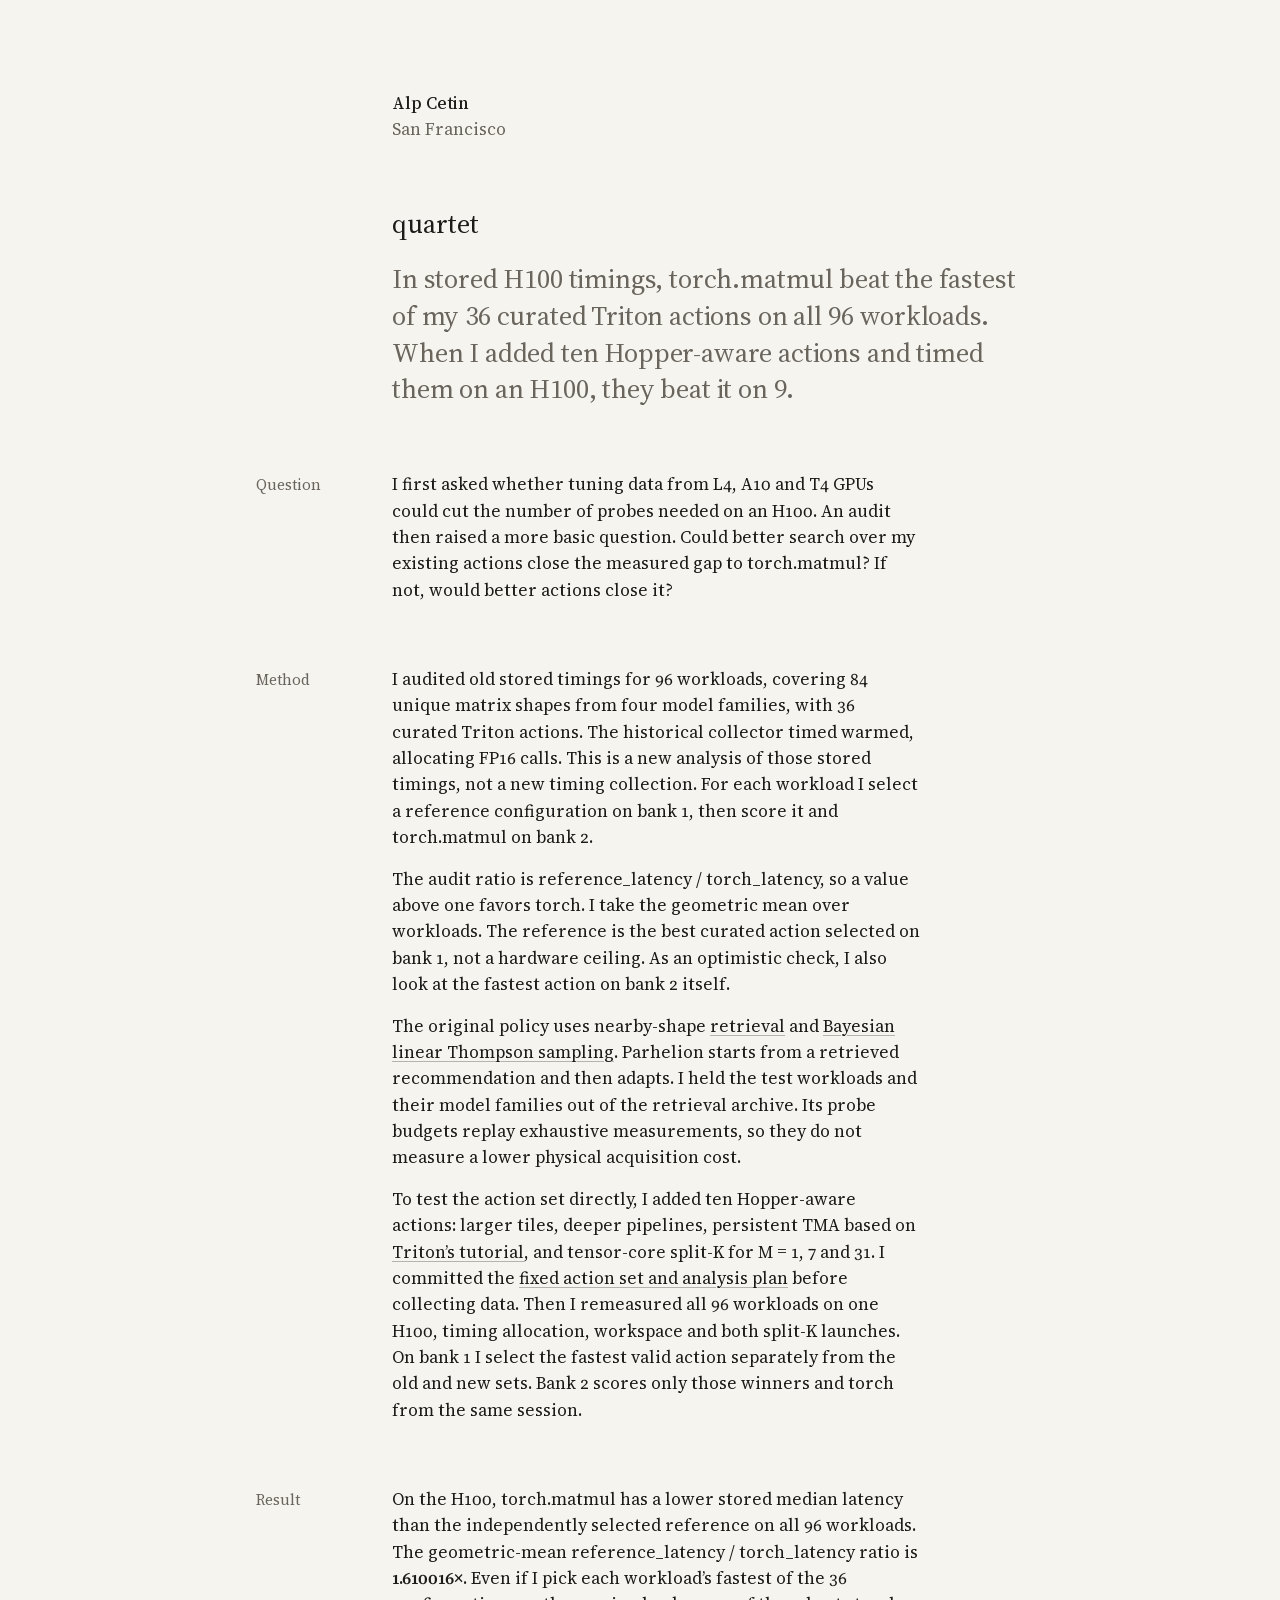
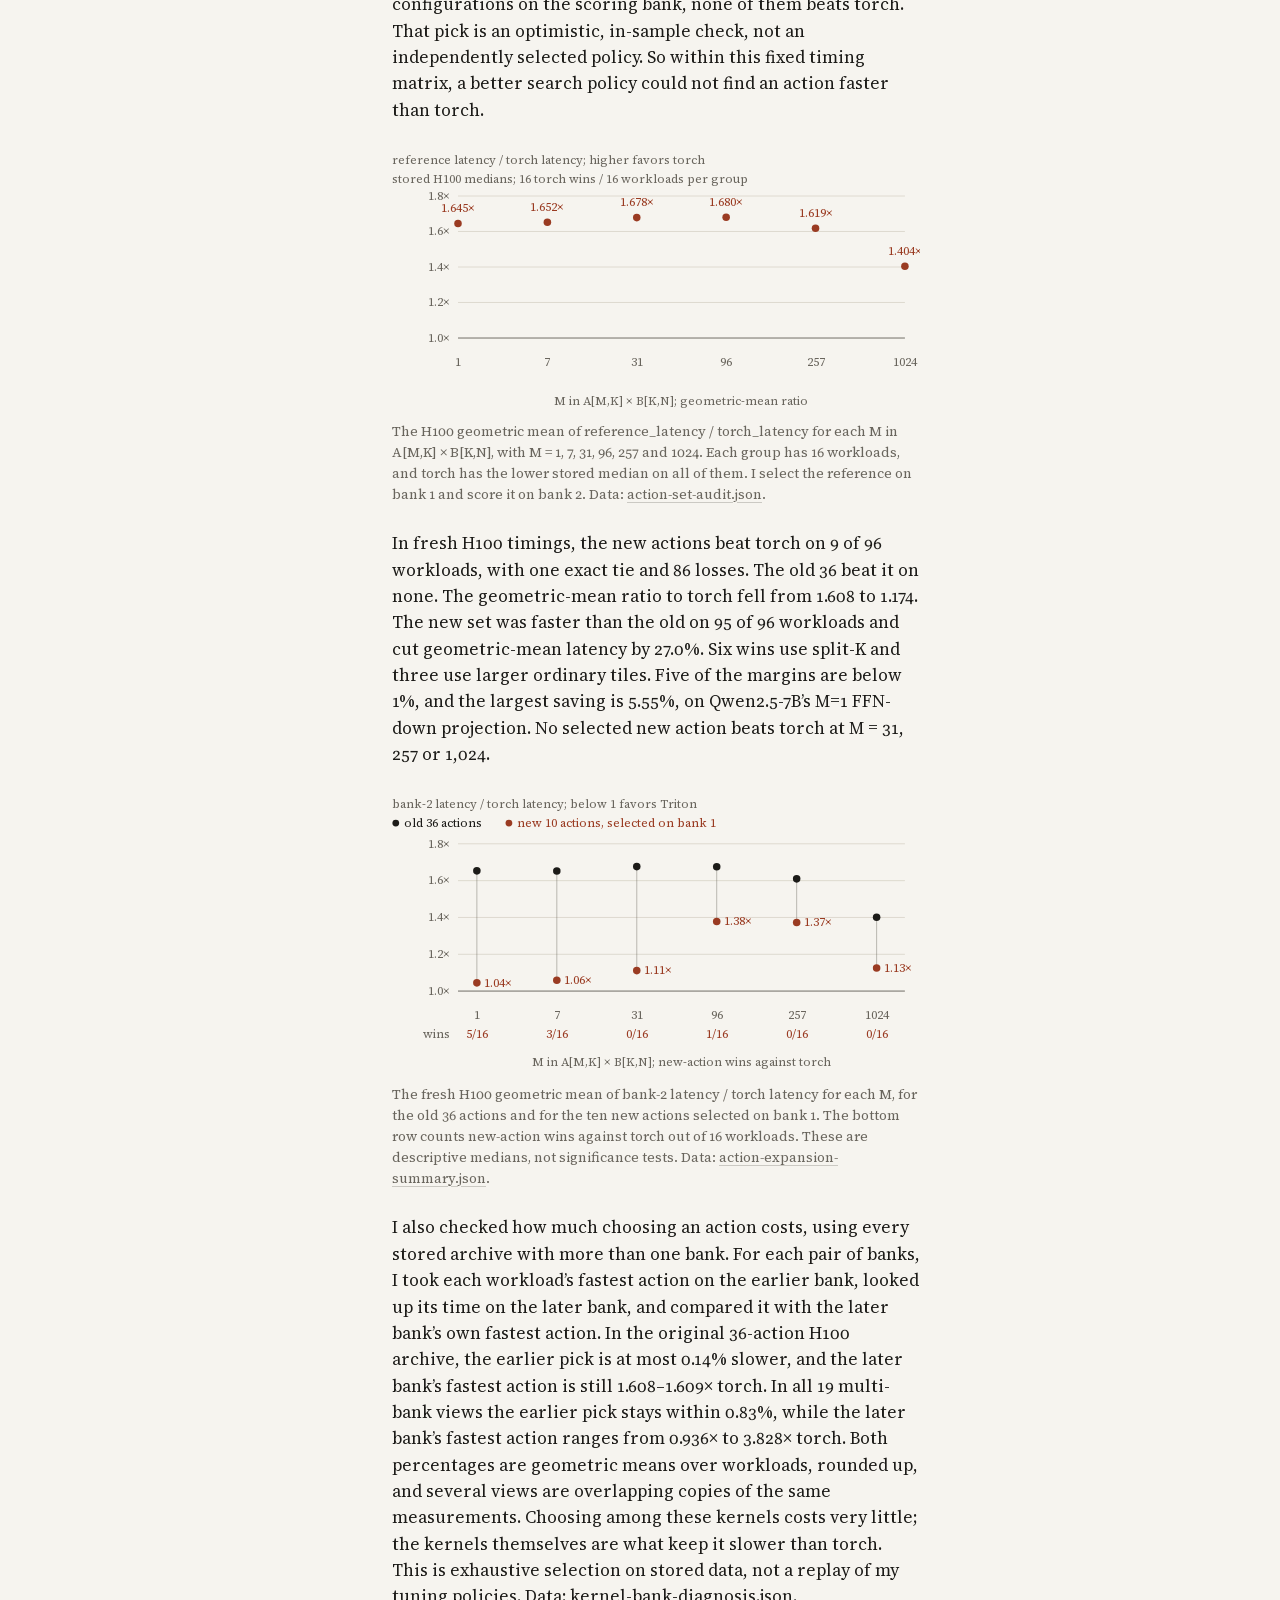
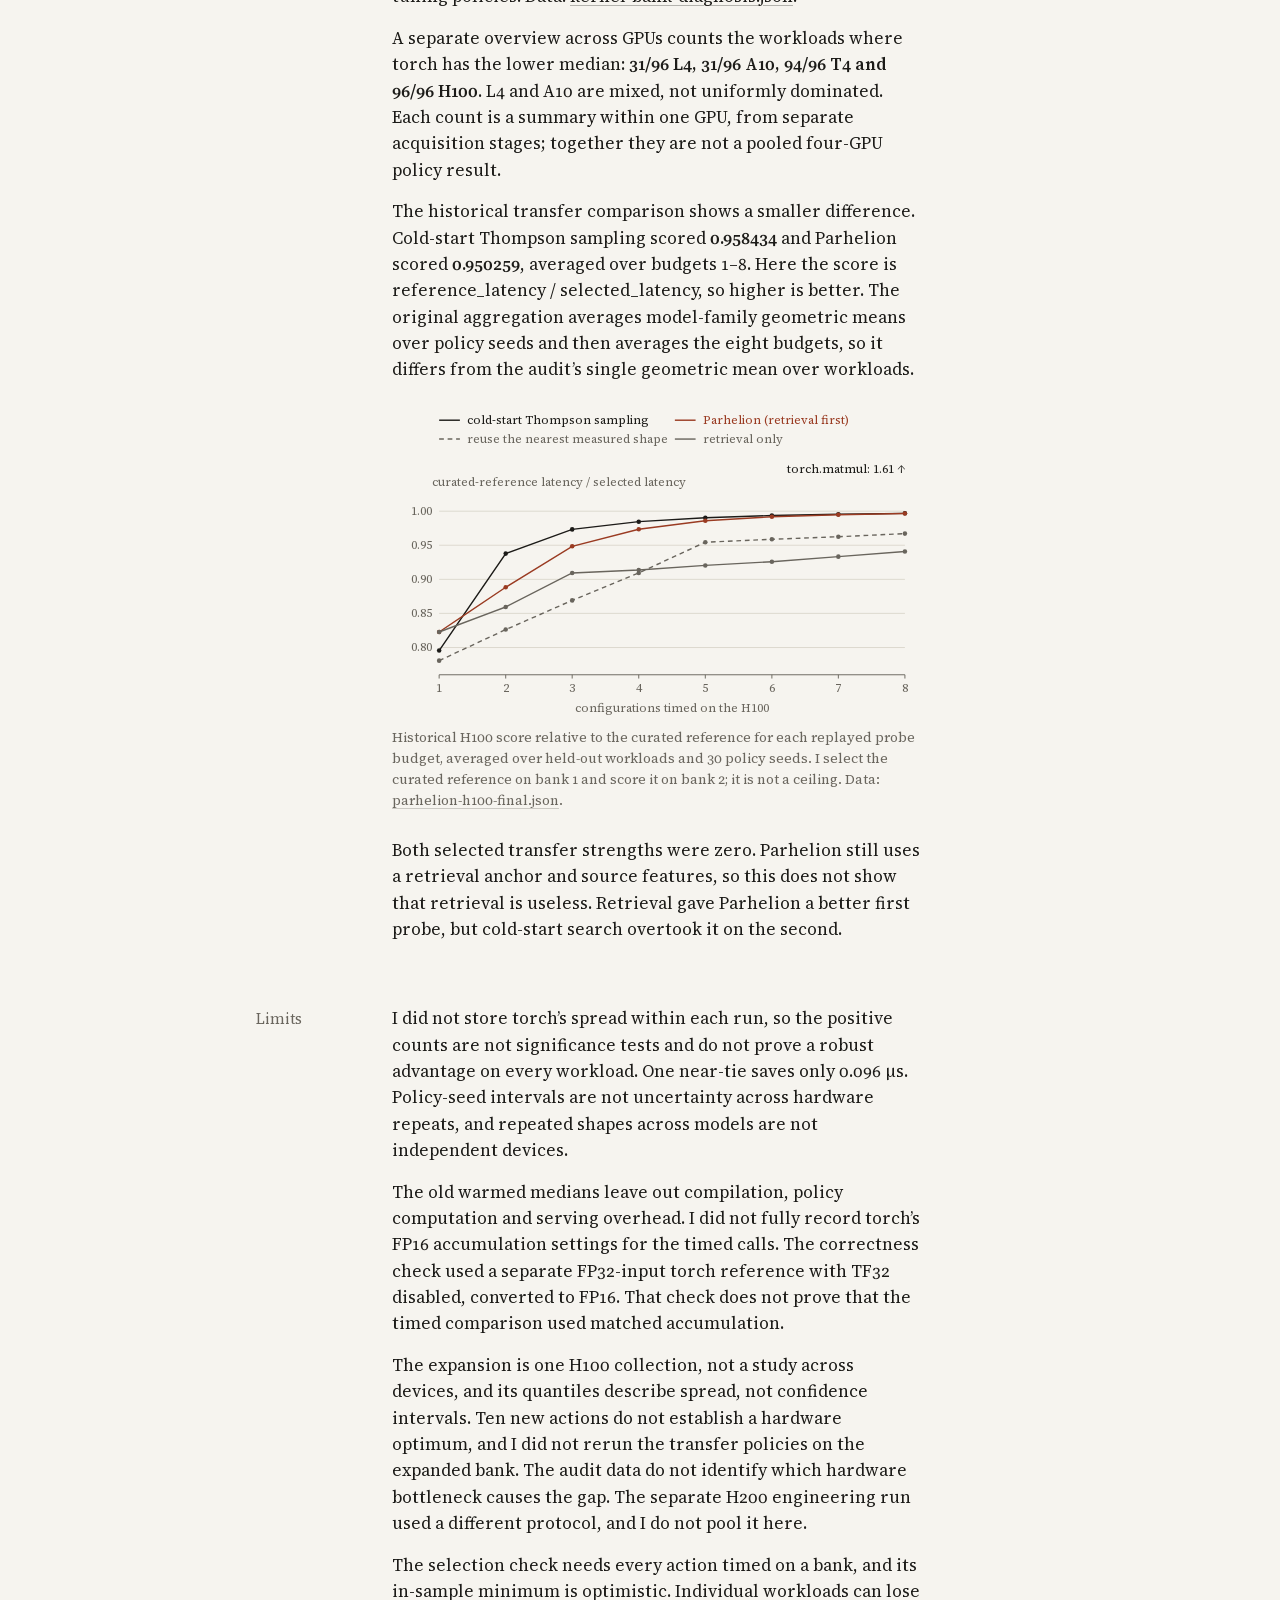
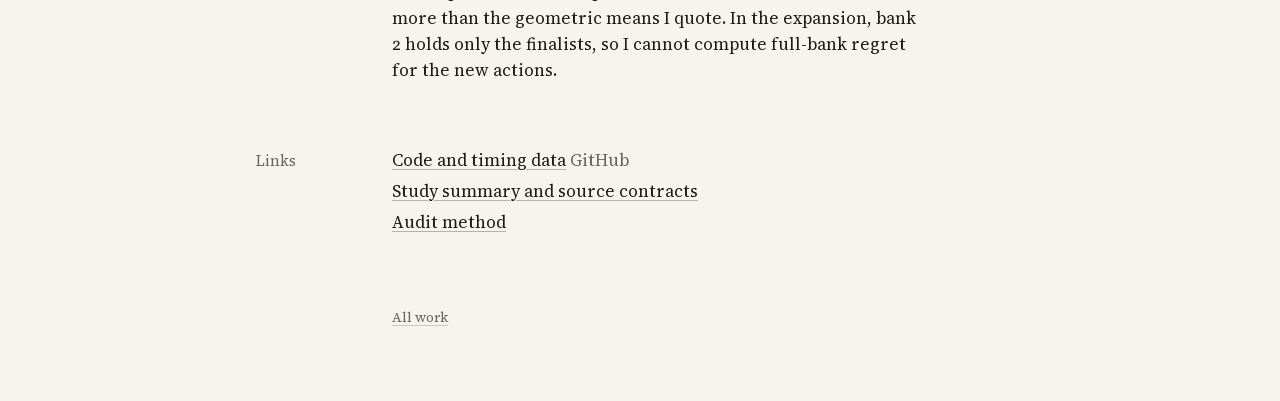
<file: projects/heliostune/index.html>
<!doctype html>
<html lang="en">
<head>
  <meta charset="utf-8">
  <meta name="viewport" content="width=device-width, initial-scale=1">
  <title>quartet · Alp Cetin</title>
  <meta name="description" content="On 96 stored H100 workloads, torch.matmul beat all 36 of my curated Triton actions. In fresh H100 timings, ten new Hopper-aware actions beat it on 9 of 96.">
  <link rel="canonical" href="https://mottopanikeiku.github.io/projects/heliostune/">
  <meta name="color-scheme" content="light dark">
  <meta name="theme-color" media="(prefers-color-scheme: light)" content="#f6f4ef">
  <meta name="theme-color" media="(prefers-color-scheme: dark)" content="#151412">
  <link rel="icon" href="/favicon.svg" type="image/svg+xml">
  <link rel="apple-touch-icon" href="/apple-touch-icon.png">
  <link rel="preload" href="/fonts/text-roman.woff2" as="font" type="font/woff2" crossorigin>
  <link rel="preload" href="/fonts/display-roman.woff2" as="font" type="font/woff2" crossorigin>
  <link rel="stylesheet" href="/site.css?v=0d1abf57f3">
  <meta property="og:type" content="article">
  <meta property="og:site_name" content="Alp Cetin">
  <meta property="og:title" content="quartet">
  <meta property="og:description" content="On an H100, ten new Hopper-aware Triton actions beat torch.matmul on 9 of 96 workloads; my old 36 actions beat it on none.">
  <meta property="og:url" content="https://mottopanikeiku.github.io/projects/heliostune/">
  <meta property="og:image" content="https://mottopanikeiku.github.io/og/heliostune.png">
  <meta property="og:image:width" content="1200">
  <meta property="og:image:height" content="630">
  <meta name="twitter:card" content="summary_large_image">
</head>
<body>
<div class="page">

  <header class="masthead">
    <p class="name"><a href="/">Alp Cetin</a></p>
    <p>San Francisco</p>
  </header>

  <main class="content">

    <div class="intro">
      <h1>quartet</h1>
      <p>In stored H100 timings, torch.matmul beat the fastest of my 36 curated Triton actions on all 96 workloads. When I added ten Hopper-aware actions and timed them on an H100, they beat it on 9.</p>
    </div>

    <section class="block" aria-labelledby="question">
      <h2 id="question">Question</h2>
      <div class="prose">
        <p>I first asked whether tuning data from L4, A10 and T4 GPUs could cut the number of probes needed on an H100. An audit then raised a more basic question. Could better search over my existing actions close the measured gap to torch.matmul? If not, would better actions close it?</p>
      </div>
    </section>

    <section class="block" aria-labelledby="method">
      <h2 id="method">Method</h2>
      <div class="prose">
        <p>I audited old stored timings for 96 workloads, covering 84 unique matrix shapes from four model families, with 36 curated Triton actions. The historical collector timed warmed, allocating FP16 calls. This is a new analysis of those stored timings, not a new timing collection. For each workload I select a reference configuration on bank 1, then score it and torch.matmul on bank 2.</p>
        <p>The audit ratio is reference_latency / torch_latency, so a value above one favors torch. I take the geometric mean over workloads. The reference is the best curated action selected on bank 1, not a hardware ceiling. As an optimistic check, I also look at the fastest action on bank 2 itself.</p>
        <p>The original policy uses nearby-shape <a href="https://github.com/mottopanikeiku/quartet/blob/75f18ed8ee2d93e2d58935e3d5599ae95a32a46d/src/heliostune/retrieval.py">retrieval</a> and <a href="https://github.com/mottopanikeiku/quartet/blob/75f18ed8ee2d93e2d58935e3d5599ae95a32a46d/src/heliostune/bandit.py">Bayesian linear Thompson sampling</a>. Parhelion starts from a retrieved recommendation and then adapts. I held the test workloads and their model families out of the retrieval archive. Its probe budgets replay exhaustive measurements, so they do not measure a lower physical acquisition cost.</p>
        <p>To test the action set directly, I added ten Hopper-aware actions: larger tiles, deeper pipelines, persistent TMA based on <a href="https://github.com/triton-lang/triton/blob/v3.4.0/python/tutorials/09-persistent-matmul.py">Triton’s tutorial</a>, and tensor-core split-K for M = 1, 7 and 31. I committed the <a href="https://github.com/mottopanikeiku/quartet/blob/f50b27e2c0664d7c9c082e2483867b1381623200/docs/action-expansion-plan.md">fixed action set and analysis plan</a> before collecting data. Then I remeasured all 96 workloads on one H100, timing allocation, workspace and both split-K launches. On bank 1 I select the fastest valid action separately from the old and new sets. Bank 2 scores only those winners and torch from the same session.</p>
      </div>
    </section>

    <section class="block" aria-labelledby="result">
      <h2 id="result">Result</h2>
      <div class="prose">
        <p>On the H100, torch.matmul has a lower stored median latency than the independently selected reference on all 96 workloads. The geometric-mean reference_latency / torch_latency ratio is <strong>1.610016×</strong>. Even if I pick each workload’s fastest of the 36 configurations on the scoring bank, none of them beats torch. That pick is an optimistic, in-sample check, not an independently selected policy. So within this fixed timing matrix, a better search policy could not find an action faster than torch.</p>
        <figure class="figure">
          <div class="scroll" tabindex="0" role="region" aria-labelledby="helios-audit-title"><!-- figure:helios-audit --><svg class="chart" viewBox="0 0 560 280" role="img" aria-labelledby="helios-audit-title helios-audit-desc"><title id="helios-audit-title">Stored H100 reference-to-torch latency ratios by matrix row count</title><desc id="helios-audit-desc">In each of six row-count groups, torch.matmul has lower stored median latency than the bank-1-selected Triton reference on all 16 workloads. Geometric-mean reference-to-torch ratios range from 1.404 to 1.680. These are old measurements reanalyzed, without uncertainty estimates or new timings.</desc><text x="0" y="18">reference latency / torch latency; higher favors torch</text><text x="0" y="38">stored H100 medians; 16 torch wins / 16 workloads per group</text><line class="axis" x1="70" y1="202.6" x2="544" y2="202.6"/><text text-anchor="end" x="62" y="206.6">1.0×</text><line class="grid" x1="70" y1="164.9" x2="544" y2="164.9"/><text text-anchor="end" x="62" y="168.9">1.2×</text><line class="grid" x1="70" y1="127.3" x2="544" y2="127.3"/><text text-anchor="end" x="62" y="131.3">1.4×</text><line class="grid" x1="70" y1="89.6" x2="544" y2="89.6"/><text text-anchor="end" x="62" y="93.6">1.6×</text><line class="grid" x1="70" y1="52" x2="544" y2="52"/><text text-anchor="end" x="62" y="56">1.8×</text><circle class="dot em" cx="70" cy="81.2" r="4"/><text class="em" text-anchor="middle" x="70" y="69.2">1.645×</text><text text-anchor="middle" x="70" y="232">1</text><circle class="dot em" cx="164.8" cy="79.8" r="4"/><text class="em" text-anchor="middle" x="164.8" y="67.8">1.652×</text><text text-anchor="middle" x="164.8" y="232">7</text><circle class="dot em" cx="259.6" cy="74.9" r="4"/><text class="em" text-anchor="middle" x="259.6" y="62.9">1.678×</text><text text-anchor="middle" x="259.6" y="232">31</text><circle class="dot em" cx="354.4" cy="74.6" r="4"/><text class="em" text-anchor="middle" x="354.4" y="62.6">1.680×</text><text text-anchor="middle" x="354.4" y="232">96</text><circle class="dot em" cx="449.2" cy="86.1" r="4"/><text class="em" text-anchor="middle" x="449.2" y="74.1">1.619×</text><text text-anchor="middle" x="449.2" y="232">257</text><circle class="dot em" cx="544" cy="126.5" r="4"/><text class="em" text-anchor="middle" x="544" y="114.5">1.404×</text><text text-anchor="middle" x="544" y="232">1024</text><text text-anchor="middle" x="307" y="274">M in A[M,K] × B[K,N]; geometric-mean ratio</text></svg><!-- /figure:helios-audit --></div>
          <figcaption>The H100 geometric mean of reference_latency / torch_latency for each M in A[M,K] × B[K,N], with M = 1, 7, 31, 96, 257 and 1024. Each group has 16 workloads, and torch has the lower stored median on all of them. I select the reference on bank 1 and score it on bank 2. Data: <a href="https://github.com/mottopanikeiku/quartet/blob/75f18ed8ee2d93e2d58935e3d5599ae95a32a46d/results/action-set-audit.json">action-set-audit.json</a>.</figcaption>
        </figure>
        <p>In fresh H100 timings, the new actions beat torch on 9 of 96 workloads, with one exact tie and 86 losses. The old 36 beat it on none. The geometric-mean ratio to torch fell from 1.608 to 1.174. The new set was faster than the old on 95 of 96 workloads and cut geometric-mean latency by 27.0%. Six wins use split-K and three use larger ordinary tiles. Five of the margins are below 1%, and the largest saving is 5.55%, on Qwen2.5-7B’s M=1 FFN-down projection. No selected new action beats torch at M = 31, 257 or 1,024.</p>
        <figure class="figure">
          <div class="scroll" tabindex="0" role="region" aria-labelledby="helios-expansion-title"><!-- figure:helios-expansion --><svg class="chart" viewBox="0 0 560 300" role="img" aria-labelledby="helios-expansion-title helios-expansion-desc"><title id="helios-expansion-title">H100 latency relative to torch.matmul by row count, for the old and new Triton actions</title><desc id="helios-expansion-desc">Geometric-mean bank-2 latency relative to torch by row count M, 16 workloads per group. The old 36 actions range from 1.401 to 1.676 times torch. With the new actions selected on bank 1, ratios range from 1.045 at M=1 to 1.378 at M=96. New actions beat torch on 5, 3, 0, 1, 0 and 0 workloads and tie on one.</desc><text x="0" y="18">bank-2 latency / torch latency; below 1 favors Triton</text><circle class="dot strong" cx="4" cy="34" r="3.6"/><text class="strong" x="13" y="38">old 36 actions</text><circle class="dot em" cx="124" cy="34" r="3.6"/><text class="em" x="133" y="38">new 10 actions, selected on bank 1</text><line class="axis" x1="70" y1="212.2" x2="544" y2="212.2"/><text text-anchor="end" x="62" y="216.2">1.0×</text><line class="grid" x1="70" y1="173.2" x2="544" y2="173.2"/><text text-anchor="end" x="62" y="177.2">1.2×</text><line class="grid" x1="70" y1="134.1" x2="544" y2="134.1"/><text text-anchor="end" x="62" y="138.1">1.4×</text><line class="grid" x1="70" y1="95.1" x2="544" y2="95.1"/><text text-anchor="end" x="62" y="99.1">1.6×</text><line class="grid" x1="70" y1="56" x2="544" y2="56"/><text text-anchor="end" x="62" y="60">1.8×</text><text text-anchor="end" x="62" y="262">wins</text><line class="line faint" x1="90" y1="84.7" x2="90" y2="203.5"/><circle class="dot strong" cx="90" cy="84.7" r="4"/><circle class="dot em" cx="90" cy="203.5" r="4"/><text class="em" x="98" y="207.5">1.04×</text><text text-anchor="middle" x="90" y="242">1</text><text class="em" text-anchor="middle" x="90" y="262">5/16</text><line class="line faint" x1="174.8" y1="84.9" x2="174.8" y2="200.7"/><circle class="dot strong" cx="174.8" cy="84.9" r="4"/><circle class="dot em" cx="174.8" cy="200.7" r="4"/><text class="em" x="182.8" y="204.7">1.06×</text><text text-anchor="middle" x="174.8" y="242">7</text><text class="em" text-anchor="middle" x="174.8" y="262">3/16</text><line class="line faint" x1="259.6" y1="80.2" x2="259.6" y2="190.5"/><circle class="dot strong" cx="259.6" cy="80.2" r="4"/><circle class="dot em" cx="259.6" cy="190.5" r="4"/><text class="em" x="267.6" y="194.5">1.11×</text><text text-anchor="middle" x="259.6" y="242">31</text><text class="em" text-anchor="middle" x="259.6" y="262">0/16</text><line class="line faint" x1="344.4" y1="80.3" x2="344.4" y2="138.5"/><circle class="dot strong" cx="344.4" cy="80.3" r="4"/><circle class="dot em" cx="344.4" cy="138.5" r="4"/><text class="em" x="352.4" y="142.5">1.38×</text><text text-anchor="middle" x="344.4" y="242">96</text><text class="em" text-anchor="middle" x="344.4" y="262">1/16</text><line class="line faint" x1="429.2" y1="93.2" x2="429.2" y2="139.4"/><circle class="dot strong" cx="429.2" cy="93.2" r="4"/><circle class="dot em" cx="429.2" cy="139.4" r="4"/><text class="em" x="437.2" y="143.4">1.37×</text><text text-anchor="middle" x="429.2" y="242">257</text><text class="em" text-anchor="middle" x="429.2" y="262">0/16</text><line class="line faint" x1="514" y1="133.9" x2="514" y2="187.7"/><circle class="dot strong" cx="514" cy="133.9" r="4"/><circle class="dot em" cx="514" cy="187.7" r="4"/><text class="em" x="522" y="191.7">1.13×</text><text text-anchor="middle" x="514" y="242">1024</text><text class="em" text-anchor="middle" x="514" y="262">0/16</text><text text-anchor="middle" x="307" y="292">M in A[M,K] × B[K,N]; new-action wins against torch</text></svg><!-- /figure:helios-expansion --></div>
          <figcaption>The fresh H100 geometric mean of bank-2 latency / torch latency for each M, for the old 36 actions and for the ten new actions selected on bank 1. The bottom row counts new-action wins against torch out of 16 workloads. These are descriptive medians, not significance tests. Data: <a href="https://github.com/mottopanikeiku/quartet/blob/f50b27e2c0664d7c9c082e2483867b1381623200/results/action-expansion-summary.json">action-expansion-summary.json</a>.</figcaption>
        </figure>
        <p>I also checked how much choosing an action costs, using every stored archive with more than one bank. For each pair of banks, I took each workload’s fastest action on the earlier bank, looked up its time on the later bank, and compared it with the later bank’s own fastest action. In the original 36-action H100 archive, the earlier pick is at most 0.14% slower, and the later bank’s fastest action is still 1.608–1.609× torch. In all 19 multi-bank views the earlier pick stays within 0.83%, while the later bank’s fastest action ranges from 0.936× to 3.828× torch. Both percentages are geometric means over workloads, rounded up, and several views are overlapping copies of the same measurements. Choosing among these kernels costs very little; the kernels themselves are what keep it slower than torch. This is exhaustive selection on stored data, not a replay of my tuning policies. Data: <a href="https://github.com/mottopanikeiku/quartet/blob/2952c8325f634c6a39180f5a258ebb70b9fa70af/results/kernel-bank-diagnosis.json">kernel-bank-diagnosis.json</a>.</p>
        <p>A separate overview across GPUs counts the workloads where torch has the lower median: <strong>31/96 L4, 31/96 A10, 94/96 T4 and 96/96 H100</strong>. L4 and A10 are mixed, not uniformly dominated. Each count is a summary within one GPU, from separate acquisition stages; together they are not a pooled four-GPU policy result.</p>
        <p>The historical transfer comparison shows a smaller difference. Cold-start Thompson sampling scored <strong>0.958434</strong> and Parhelion scored <strong>0.950259</strong>, averaged over budgets 1–8. Here the score is reference_latency / selected_latency, so higher is better. The original aggregation averages model-family geometric means over policy seeds and then averages the eight budgets, so it differs from the audit’s single geometric mean over workloads.</p>
        <figure class="figure">
          <div class="scroll" tabindex="0" role="region" aria-labelledby="heliostune-title"><!-- figure:heliostune --><svg class="chart" viewBox="0 0 560 330" role="img" aria-labelledby="heliostune-title heliostune-desc"><title id="heliostune-title">H100 tuning quality against the number of configurations timed</title><desc id="heliostune-desc">Score is bank-1-selected curated-reference latency divided by selected latency; higher is better, not a fraction of a hardware ceiling. Cold-start Thompson sampling and Parhelion both reach 0.997 by eight probes; reuse and retrieval baselines stay lower. torch.matmul scores 1.61 on the same scale, off the top of the chart.</desc><line class="line strong" x1="50" y1="14" x2="72" y2="14"/><text class="strong" x="80" y="18">cold-start Thompson sampling</text><line class="line em" x1="300" y1="14" x2="322" y2="14"/><text class="em" x="330" y="18">Parhelion (retrieval first)</text><line class="line dash" x1="50" y1="34" x2="72" y2="34"/><text x="80" y="38">reuse the nearest measured shape</text><line class="line" x1="300" y1="34" x2="322" y2="34"/><text x="330" y="38">retrieval only</text><text class="strong" text-anchor="end" x="544" y="70">torch.matmul: 1.61 ↑</text><text x="42" y="84">curated-reference latency / selected latency</text><line class="grid" x1="50" y1="255.1" x2="544" y2="255.1"/><text text-anchor="end" x="42" y="259.1">0.80</text><line class="grid" x1="50" y1="218.9" x2="544" y2="218.9"/><text text-anchor="end" x="42" y="222.9">0.85</text><line class="grid" x1="50" y1="182.8" x2="544" y2="182.8"/><text text-anchor="end" x="42" y="186.8">0.90</text><line class="grid" x1="50" y1="146.6" x2="544" y2="146.6"/><text text-anchor="end" x="42" y="150.6">0.95</text><line class="grid" x1="50" y1="110.5" x2="544" y2="110.5"/><text text-anchor="end" x="42" y="114.5">1.00</text><line class="axis" x1="50" y1="284" x2="544" y2="284"/><line class="axis" x1="50" y1="284" x2="50" y2="288"/><text text-anchor="middle" x="50" y="302">1</text><line class="axis" x1="120.6" y1="284" x2="120.6" y2="288"/><text text-anchor="middle" x="120.6" y="302">2</text><line class="axis" x1="191.1" y1="284" x2="191.1" y2="288"/><text text-anchor="middle" x="191.1" y="302">3</text><line class="axis" x1="261.7" y1="284" x2="261.7" y2="288"/><text text-anchor="middle" x="261.7" y="302">4</text><line class="axis" x1="332.3" y1="284" x2="332.3" y2="288"/><text text-anchor="middle" x="332.3" y="302">5</text><line class="axis" x1="402.9" y1="284" x2="402.9" y2="288"/><text text-anchor="middle" x="402.9" y="302">6</text><line class="axis" x1="473.4" y1="284" x2="473.4" y2="288"/><text text-anchor="middle" x="473.4" y="302">7</text><line class="axis" x1="544" y1="284" x2="544" y2="288"/><text text-anchor="middle" x="544" y="302">8</text><text text-anchor="middle" x="297" y="324">configurations timed on the H100</text><path class="line strong" d="M50 258.3 L120.6 155.5 L191.1 129.8 L261.7 121.6 L332.3 117.4 L402.9 115.1 L473.4 113.7 L544 112.8"/><circle class="dot strong" cx="50" cy="258.3" r="2.4"/><circle class="dot strong" cx="120.6" cy="155.5" r="2.4"/><circle class="dot strong" cx="191.1" cy="129.8" r="2.4"/><circle class="dot strong" cx="261.7" cy="121.6" r="2.4"/><circle class="dot strong" cx="332.3" cy="117.4" r="2.4"/><circle class="dot strong" cx="402.9" cy="115.1" r="2.4"/><circle class="dot strong" cx="473.4" cy="113.7" r="2.4"/><circle class="dot strong" cx="544" cy="112.8" r="2.4"/><path class="line em" d="M50 238.6 L120.6 191.2 L191.1 147.8 L261.7 129.6 L332.3 120.7 L402.9 116.4 L473.4 114.2 L544 113"/><circle class="dot em" cx="50" cy="238.6" r="2.4"/><circle class="dot em" cx="120.6" cy="191.2" r="2.4"/><circle class="dot em" cx="191.1" cy="147.8" r="2.4"/><circle class="dot em" cx="261.7" cy="129.6" r="2.4"/><circle class="dot em" cx="332.3" cy="120.7" r="2.4"/><circle class="dot em" cx="402.9" cy="116.4" r="2.4"/><circle class="dot em" cx="473.4" cy="114.2" r="2.4"/><circle class="dot em" cx="544" cy="113" r="2.4"/><path class="line dash" d="M50 269 L120.6 236.1 L191.1 205.1 L261.7 176 L332.3 143.4 L402.9 140.3 L473.4 137.6 L544 134.3"/><circle class="dot " cx="50" cy="269" r="2.4"/><circle class="dot " cx="120.6" cy="236.1" r="2.4"/><circle class="dot " cx="191.1" cy="205.1" r="2.4"/><circle class="dot " cx="261.7" cy="176" r="2.4"/><circle class="dot " cx="332.3" cy="143.4" r="2.4"/><circle class="dot " cx="402.9" cy="140.3" r="2.4"/><circle class="dot " cx="473.4" cy="137.6" r="2.4"/><circle class="dot " cx="544" cy="134.3" r="2.4"/><path class="line" d="M50 238.6 L120.6 212.1 L191.1 176 L261.7 172.8 L332.3 168 L402.9 164.1 L473.4 158.7 L544 153.3"/><circle class="dot " cx="50" cy="238.6" r="2.4"/><circle class="dot " cx="120.6" cy="212.1" r="2.4"/><circle class="dot " cx="191.1" cy="176" r="2.4"/><circle class="dot " cx="261.7" cy="172.8" r="2.4"/><circle class="dot " cx="332.3" cy="168" r="2.4"/><circle class="dot " cx="402.9" cy="164.1" r="2.4"/><circle class="dot " cx="473.4" cy="158.7" r="2.4"/><circle class="dot " cx="544" cy="153.3" r="2.4"/></svg><!-- /figure:heliostune --></div>
          <figcaption>Historical H100 score relative to the curated reference for each replayed probe budget, averaged over held-out workloads and 30 policy seeds. I select the curated reference on bank 1 and score it on bank 2; it is not a ceiling. Data: <a href="https://github.com/mottopanikeiku/quartet/blob/d1f5ab6fb6ff8b1862baf635dc8abd9241052809/benchmarks/results/parhelion-h100-final.json">parhelion-h100-final.json</a>.</figcaption>
        </figure>
        <p>Both selected transfer strengths were zero. Parhelion still uses a retrieval anchor and source features, so this does not show that retrieval is useless. Retrieval gave Parhelion a better first probe, but cold-start search overtook it on the second.</p>
      </div>
    </section>

    <section class="block" aria-labelledby="limits">
      <h2 id="limits">Limits</h2>
      <div class="prose">
        <p>I did not store torch’s spread within each run, so the positive counts are not significance tests and do not prove a robust advantage on every workload. One near-tie saves only 0.096 µs. Policy-seed intervals are not uncertainty across hardware repeats, and repeated shapes across models are not independent devices.</p>
        <p>The old warmed medians leave out compilation, policy computation and serving overhead. I did not fully record torch’s FP16 accumulation settings for the timed calls. The correctness check used a separate FP32-input torch reference with TF32 disabled, converted to FP16. That check does not prove that the timed comparison used matched accumulation.</p>
        <p>The expansion is one H100 collection, not a study across devices, and its quantiles describe spread, not confidence intervals. Ten new actions do not establish a hardware optimum, and I did not rerun the transfer policies on the expanded bank. The audit data do not identify which hardware bottleneck causes the gap. The separate H200 engineering run used a different protocol, and I do not pool it here.</p>
        <p>The selection check needs every action timed on a bank, and its in-sample minimum is optimistic. Individual workloads can lose more than the geometric means I quote. In the expansion, bank 2 holds only the finalists, so I cannot compute full-bank regret for the new actions.</p>
      </div>
    </section>

    <section class="block" aria-labelledby="links">
      <h2 id="links">Links</h2>
      <ul class="rows">
        <li class="entry"><p class="title"><a href="https://github.com/mottopanikeiku/quartet/tree/f50b27e2c0664d7c9c082e2483867b1381623200">Code and timing data</a> <span class="org">GitHub</span></p></li>
        <li class="entry"><p class="title"><a href="https://github.com/mottopanikeiku/quartet/blob/f50b27e2c0664d7c9c082e2483867b1381623200/README.md">Study summary and source contracts</a></p></li>
        <li class="entry"><p class="title"><a href="https://github.com/mottopanikeiku/quartet/blob/75f18ed8ee2d93e2d58935e3d5599ae95a32a46d/scripts/audit_matmul_action_set.py">Audit method</a></p></li>
      </ul>
    </section>

  </main>

  <footer class="colophon">
    <p><a href="/">All work</a></p>
  </footer>

</div>
</body>
</html>
</file>
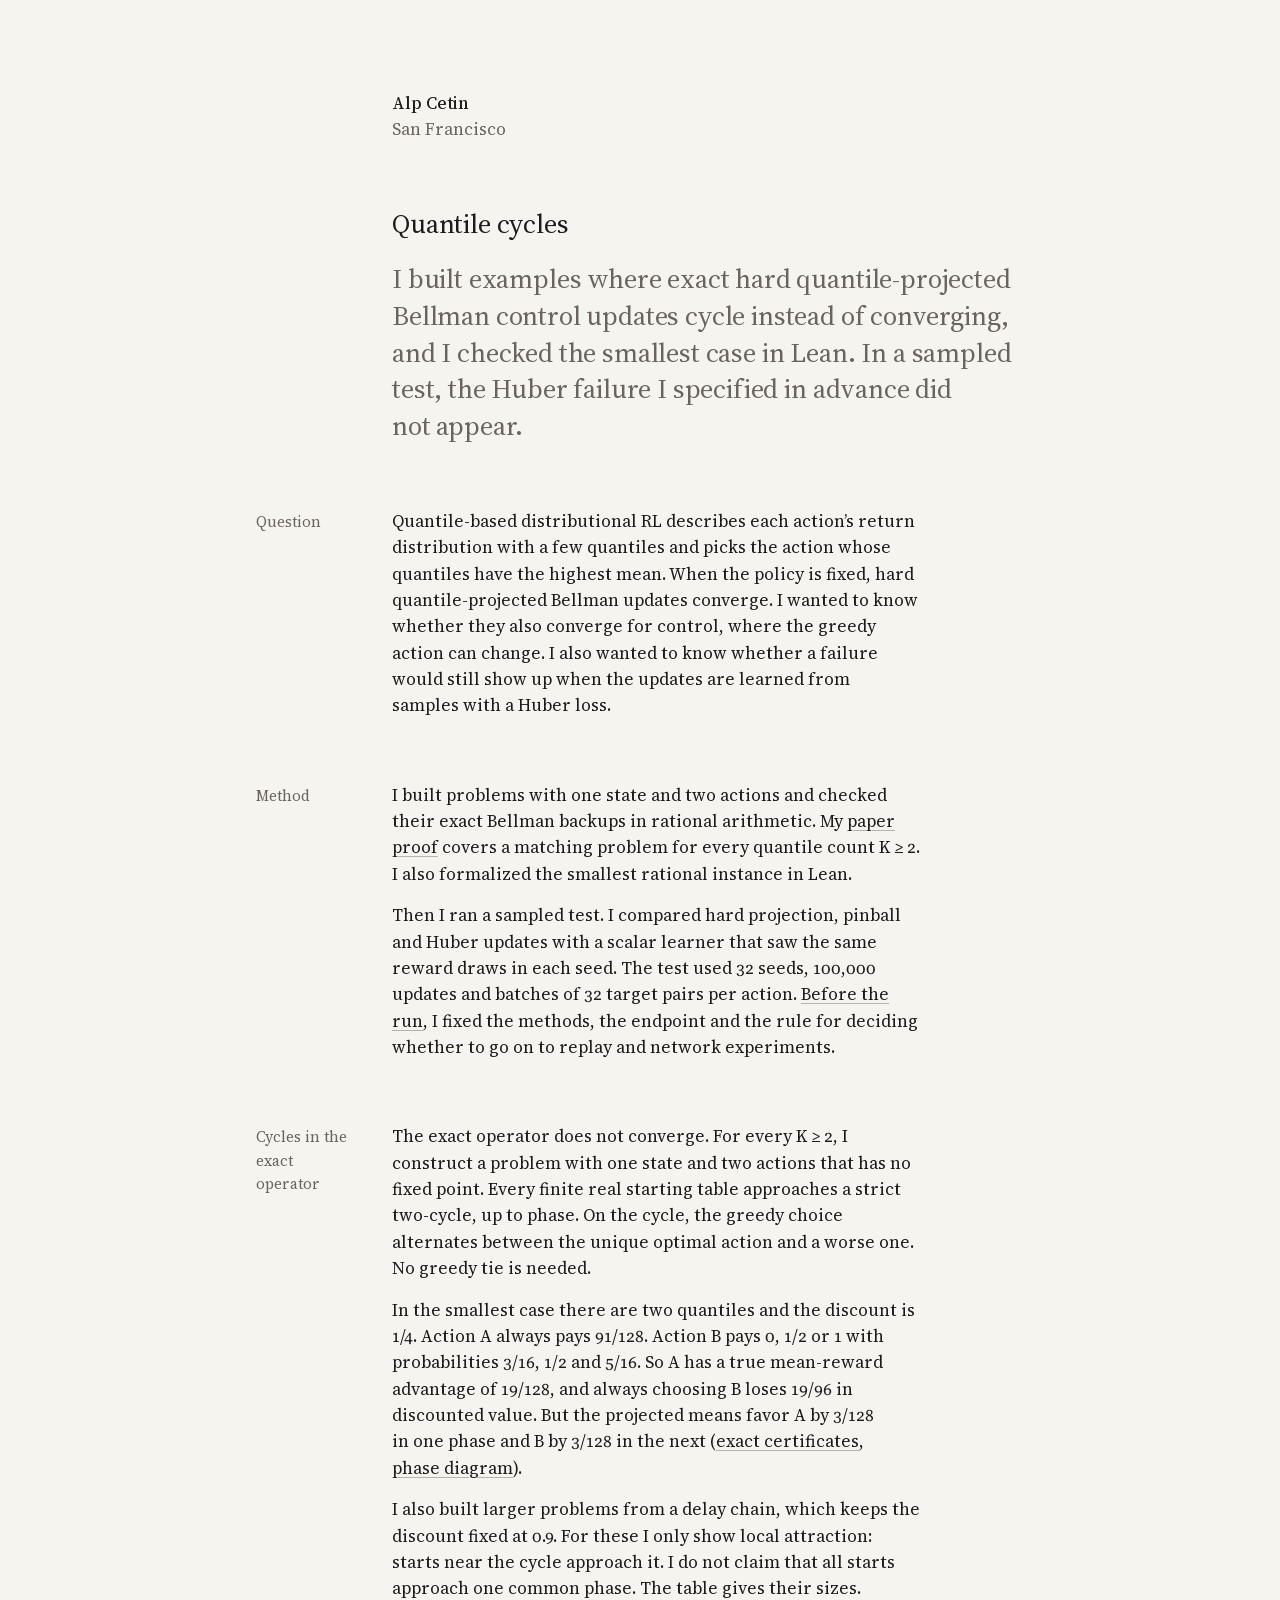
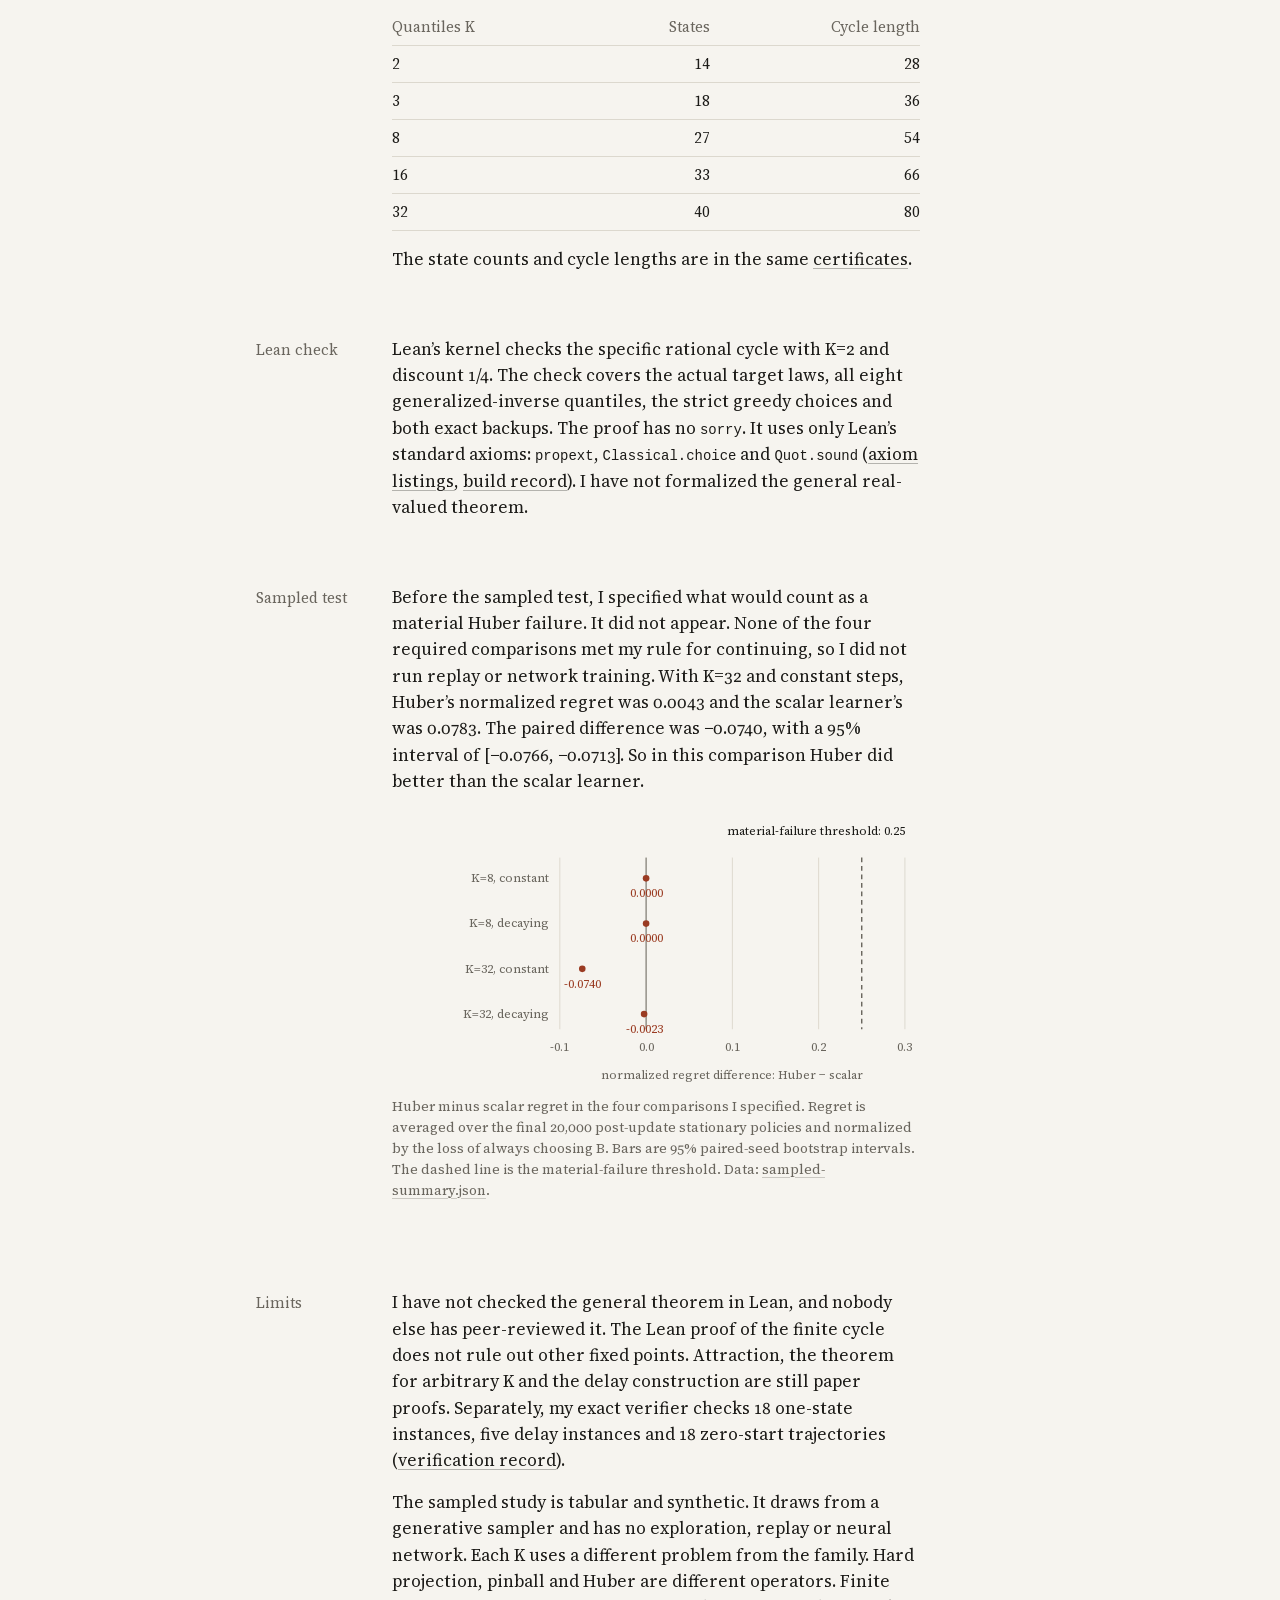
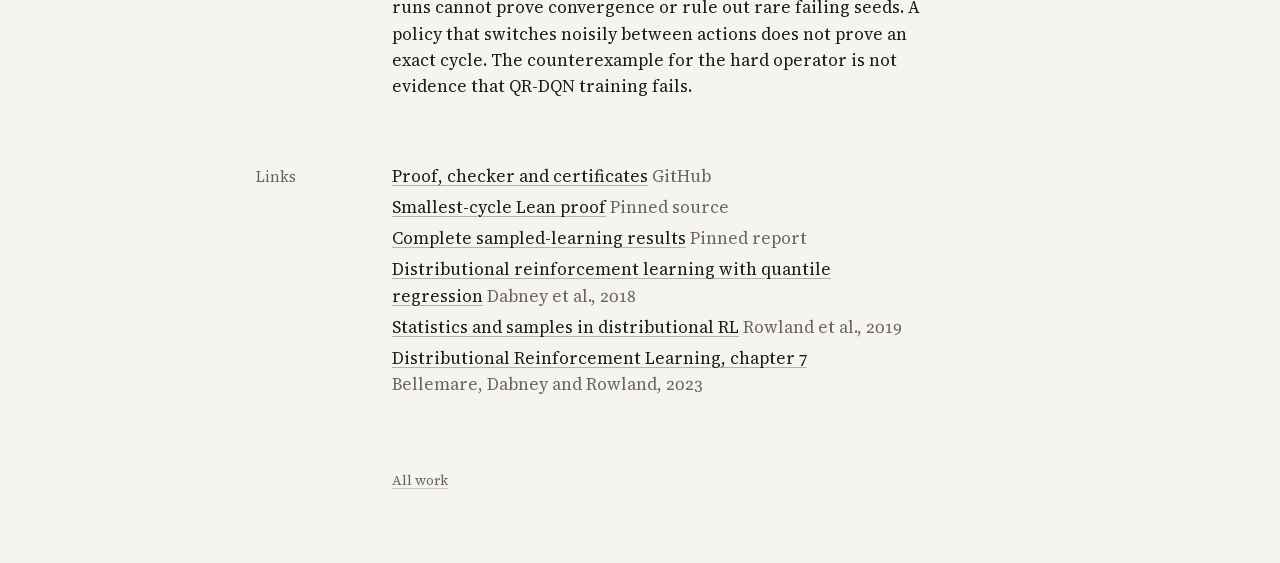
<file: projects/quantile-cycles/index.html>
<!doctype html>
<html lang="en">
<head>
  <meta charset="utf-8">
  <meta name="viewport" content="width=device-width, initial-scale=1">
  <title>Quantile cycles · Alp Cetin</title>
  <meta name="description" content="I found an exact quantile-control cycle, checked its smallest rational instance in Lean, and ran a sampled test in which the Huber failure I specified did not appear.">
  <link rel="canonical" href="https://mottopanikeiku.github.io/projects/quantile-cycles/">
  <meta name="color-scheme" content="light dark">
  <meta name="theme-color" media="(prefers-color-scheme: light)" content="#f6f4ef">
  <meta name="theme-color" media="(prefers-color-scheme: dark)" content="#151412">
  <link rel="icon" href="/favicon.svg" type="image/svg+xml">
  <link rel="apple-touch-icon" href="/apple-touch-icon.png">
  <link rel="preload" href="/fonts/text-roman.woff2" as="font" type="font/woff2" crossorigin>
  <link rel="preload" href="/fonts/display-roman.woff2" as="font" type="font/woff2" crossorigin>
  <link rel="stylesheet" href="/site.css?v=0d1abf57f3">
  <meta property="og:type" content="article">
  <meta property="og:site_name" content="Alp Cetin">
  <meta property="og:title" content="Quantile cycles">
  <meta property="og:description" content="I found an exact quantile-control cycle and checked it in Lean. The sampled Huber failure I specified did not appear.">
  <meta property="og:url" content="https://mottopanikeiku.github.io/projects/quantile-cycles/">
  <meta property="og:image" content="https://mottopanikeiku.github.io/og/quantile-cycles.png">
  <meta property="og:image:width" content="1200">
  <meta property="og:image:height" content="630">
  <meta name="twitter:card" content="summary_large_image">
</head>
<body>
<div class="page">

  <header class="masthead">
    <p class="name"><a href="/">Alp Cetin</a></p>
    <p>San Francisco</p>
  </header>

  <main class="content">

    <div class="intro">
      <h1>Quantile cycles</h1>
      <p>I built examples where exact hard quantile-projected Bellman control updates cycle instead of converging, and I checked the smallest case in Lean. In a sampled test, the Huber failure I specified in advance did not appear.</p>
    </div>

    <section class="block" aria-labelledby="question">
      <h2 id="question">Question</h2>
      <div class="prose">
        <p>Quantile-based distributional RL describes each action’s return distribution with a few quantiles and picks the action whose quantiles have the highest mean. When the policy is fixed, hard quantile-projected Bellman updates converge. I wanted to know whether they also converge for control, where the greedy action can change. I also wanted to know whether a failure would still show up when the updates are learned from samples with a Huber loss.</p>
      </div>
    </section>

    <section class="block" aria-labelledby="method">
      <h2 id="method">Method</h2>
      <div class="prose">
        <p>I built problems with one state and two actions and checked their exact Bellman backups in rational arithmetic. My <a href="https://github.com/mottopanikeiku/quantile-cycles/blob/bc0fbc5218be69f0e88acf6ff200d199cdfb4aab/THEOREM.md">paper proof</a> covers a matching problem for every quantile count K ≥ 2. I also formalized the smallest rational instance in Lean.</p>
        <p>Then I ran a sampled test. I compared hard projection, pinball and Huber updates with a scalar learner that saw the same reward draws in each seed. The test used 32 seeds, 100,000 updates and batches of 32 target pairs per action. <a href="https://github.com/mottopanikeiku/quantile-cycles/blob/bc0fbc5218be69f0e88acf6ff200d199cdfb4aab/docs/SAMPLED_PROTOCOL.md">Before the run</a>, I fixed the methods, the endpoint and the rule for deciding whether to go on to replay and network experiments.</p>
      </div>
    </section>

    <section class="block" aria-labelledby="exact">
      <h2 id="exact">Cycles in the exact operator</h2>
      <div class="prose">
        <p>The exact operator does not converge. For every K ≥ 2, I construct a problem with one state and two actions that has no fixed point. Every finite real starting table approaches a strict two-cycle, up to phase. On the cycle, the greedy choice alternates between the unique optimal action and a worse one. No greedy tie is needed.</p>
        <p>In the smallest case there are two quantiles and the discount is 1/4. Action A always pays 91/128. Action B pays 0, 1/2 or 1 with probabilities 3/16, 1/2 and 5/16. So A has a true mean-reward advantage of 19/128, and always choosing B loses 19/96 in discounted value. But the projected means favor A by 3/128 in one phase and B by 3/128 in the next (<a href="https://github.com/mottopanikeiku/quantile-cycles/blob/bc0fbc5218be69f0e88acf6ff200d199cdfb4aab/results/certificates.json">exact certificates</a>, <a href="https://github.com/mottopanikeiku/quantile-cycles/blob/bc0fbc5218be69f0e88acf6ff200d199cdfb4aab/docs/two-phase-cycle.svg">phase diagram</a>).</p>
        <p>I also built larger problems from a delay chain, which keeps the discount fixed at 0.9. For these I only show local attraction: starts near the cycle approach it. I do not claim that all starts approach one common phase. The table gives their sizes.</p>
        <table class="table">
          <thead>
            <tr><th>Quantiles K</th><th class="num">States</th><th class="num">Cycle length</th></tr>
          </thead>
          <tbody>
            <tr><td>2</td><td class="num">14</td><td class="num">28</td></tr>
            <tr><td>3</td><td class="num">18</td><td class="num">36</td></tr>
            <tr><td>8</td><td class="num">27</td><td class="num">54</td></tr>
            <tr><td>16</td><td class="num">33</td><td class="num">66</td></tr>
            <tr><td>32</td><td class="num">40</td><td class="num">80</td></tr>
          </tbody>
        </table>
        <p>The state counts and cycle lengths are in the same <a href="https://github.com/mottopanikeiku/quantile-cycles/blob/bc0fbc5218be69f0e88acf6ff200d199cdfb4aab/results/certificates.json">certificates</a>.</p>
      </div>
    </section>

    <section class="block" aria-labelledby="lean">
      <h2 id="lean">Lean check</h2>
      <div class="prose">
        <p>Lean’s kernel checks the specific rational cycle with K=2 and discount 1/4. The check covers the actual target laws, all eight generalized-inverse quantiles, the strict greedy choices and both exact backups. The proof has no <code>sorry</code>. It uses only Lean’s standard axioms: <code>propext</code>, <code>Classical.choice</code> and <code>Quot.sound</code> (<a href="https://github.com/mottopanikeiku/quantile-cycles/blob/bc0fbc5218be69f0e88acf6ff200d199cdfb4aab/results/lean-axioms.txt">axiom listings</a>, <a href="https://github.com/mottopanikeiku/quantile-cycles/blob/bc0fbc5218be69f0e88acf6ff200d199cdfb4aab/results/lean-build.json">build record</a>). I have not formalized the general real-valued theorem.</p>
      </div>
    </section>

    <section class="block" aria-labelledby="sampled">
      <h2 id="sampled">Sampled test</h2>
      <div class="prose">
        <p>Before the sampled test, I specified what would count as a material Huber failure. It did not appear. None of the four required comparisons met my rule for continuing, so I did not run replay or network training. With K=32 and constant steps, Huber’s normalized regret was 0.0043 and the scalar learner’s was 0.0783. The paired difference was −0.0740, with a 95% interval of [−0.0766, −0.0713]. So in this comparison Huber did better than the scalar learner.</p>
        <figure class="figure">
          <div class="scroll" tabindex="0" role="region" aria-labelledby="quantile-sampled-title"><!-- figure:quantile-sampled --><svg class="chart" viewBox="0 0 560 284" role="img" aria-labelledby="quantile-sampled-title quantile-sampled-desc"><title id="quantile-sampled-title">Sampled Huber regret minus scalar regret in four specified comparisons</title><desc id="quantile-sampled-desc">All four comparisons fail the material-failure rule. At K=8, both schedules have zero observed excess regret. At K=32, excess is -0.0740 with constant steps and -0.0023 with decaying steps. Bars are paired-seed 95% bootstrap intervals. Regret is normalized by the loss of always choosing the bad action.</desc><line class="grid" x1="178" y1="42" x2="178" y2="224"/><text text-anchor="middle" x="178" y="247">-0.1</text><line class="grid" x1="269.5" y1="42" x2="269.5" y2="224"/><text text-anchor="middle" x="269.5" y="247">0.0</text><line class="grid" x1="361" y1="42" x2="361" y2="224"/><text text-anchor="middle" x="361" y="247">0.1</text><line class="grid" x1="452.5" y1="42" x2="452.5" y2="224"/><text text-anchor="middle" x="452.5" y="247">0.2</text><line class="grid" x1="544" y1="42" x2="544" y2="224"/><text text-anchor="middle" x="544" y="247">0.3</text><line class="axis" x1="269.5" y1="42" x2="269.5" y2="224"/><line class="line dash" x1="498.2" y1="42" x2="498.2" y2="224"/><text class="strong" text-anchor="end" x="544" y="18">material-failure threshold: 0.25</text><text text-anchor="end" x="166" y="68">K=8, constant</text><line class="ci em" x1="269.5" y1="64" x2="269.5" y2="64"/><circle class="dot em" cx="269.5" cy="64" r="3.5"/><text class="em" text-anchor="middle" x="269.5" y="84">0.0000</text><text text-anchor="end" x="166" y="116">K=8, decaying</text><line class="ci em" x1="269.5" y1="112" x2="269.5" y2="112"/><circle class="dot em" cx="269.5" cy="112" r="3.5"/><text class="em" text-anchor="middle" x="269.5" y="132">0.0000</text><text text-anchor="end" x="166" y="164">K=32, constant</text><line class="ci em" x1="199.4" y1="160" x2="204.3" y2="160"/><circle class="dot em" cx="201.8" cy="160" r="3.5"/><text class="em" text-anchor="middle" x="201.8" y="180">-0.0740</text><text text-anchor="end" x="166" y="212">K=32, decaying</text><line class="ci em" x1="266.8" y1="208" x2="267.9" y2="208"/><circle class="dot em" cx="267.4" cy="208" r="3.5"/><text class="em" text-anchor="middle" x="267.4" y="228">-0.0023</text><text text-anchor="middle" x="361" y="277">normalized regret difference: Huber − scalar</text></svg><!-- /figure:quantile-sampled --></div>
          <figcaption>Huber minus scalar regret in the four comparisons I specified. Regret is averaged over the final 20,000 post-update stationary policies and normalized by the loss of always choosing B. Bars are 95% paired-seed bootstrap intervals. The dashed line is the material-failure threshold. Data: <a href="https://github.com/mottopanikeiku/quantile-cycles/blob/bc0fbc5218be69f0e88acf6ff200d199cdfb4aab/results/sampled-summary.json">sampled-summary.json</a>.</figcaption>
        </figure>
      </div>
    </section>

    <section class="block" aria-labelledby="limits">
      <h2 id="limits">Limits</h2>
      <div class="prose">
        <p>I have not checked the general theorem in Lean, and nobody else has peer-reviewed it. The Lean proof of the finite cycle does not rule out other fixed points. Attraction, the theorem for arbitrary K and the delay construction are still paper proofs. Separately, my exact verifier checks 18 one-state instances, five delay instances and 18 zero-start trajectories (<a href="https://github.com/mottopanikeiku/quantile-cycles/blob/bc0fbc5218be69f0e88acf6ff200d199cdfb4aab/results/verification.json">verification record</a>).</p>
        <p>The sampled study is tabular and synthetic. It draws from a generative sampler and has no exploration, replay or neural network. Each K uses a different problem from the family. Hard projection, pinball and Huber are different operators. Finite runs cannot prove convergence or rule out rare failing seeds. A policy that switches noisily between actions does not prove an exact cycle. The counterexample for the hard operator is not evidence that QR-DQN training fails.</p>
      </div>
    </section>


    <section class="block" aria-labelledby="links">
      <h2 id="links">Links</h2>
      <ul class="rows">
        <li class="entry"><p class="title"><a href="https://github.com/mottopanikeiku/quantile-cycles">Proof, checker and certificates</a> <span class="org">GitHub</span></p></li>
        <li class="entry"><p class="title"><a href="https://github.com/mottopanikeiku/quantile-cycles/blob/bc0fbc5218be69f0e88acf6ff200d199cdfb4aab/lean/QuantileCycles.lean">Smallest-cycle Lean proof</a> <span class="org">Pinned source</span></p></li>
        <li class="entry"><p class="title"><a href="https://github.com/mottopanikeiku/quantile-cycles/blob/bc0fbc5218be69f0e88acf6ff200d199cdfb4aab/docs/SAMPLED_RESULTS.md">Complete sampled-learning results</a> <span class="org">Pinned report</span></p></li>
        <li class="entry"><p class="title"><a href="https://arxiv.org/abs/1710.10044">Distributional reinforcement learning with quantile regression</a> <span class="org">Dabney et al., 2018</span></p></li>
        <li class="entry"><p class="title"><a href="https://proceedings.mlr.press/v97/rowland19a.html">Statistics and samples in distributional RL</a> <span class="org">Rowland et al., 2019</span></p></li>
        <li class="entry"><p class="title"><a href="https://www.distributional-rl.org/contents/chapter7">Distributional Reinforcement Learning, chapter 7</a> <span class="org">Bellemare, Dabney and Rowland, 2023</span></p></li>
      </ul>
    </section>

  </main>

  <footer class="colophon">
    <p><a href="/">All work</a></p>
  </footer>

</div>
</body>
</html>
</file>
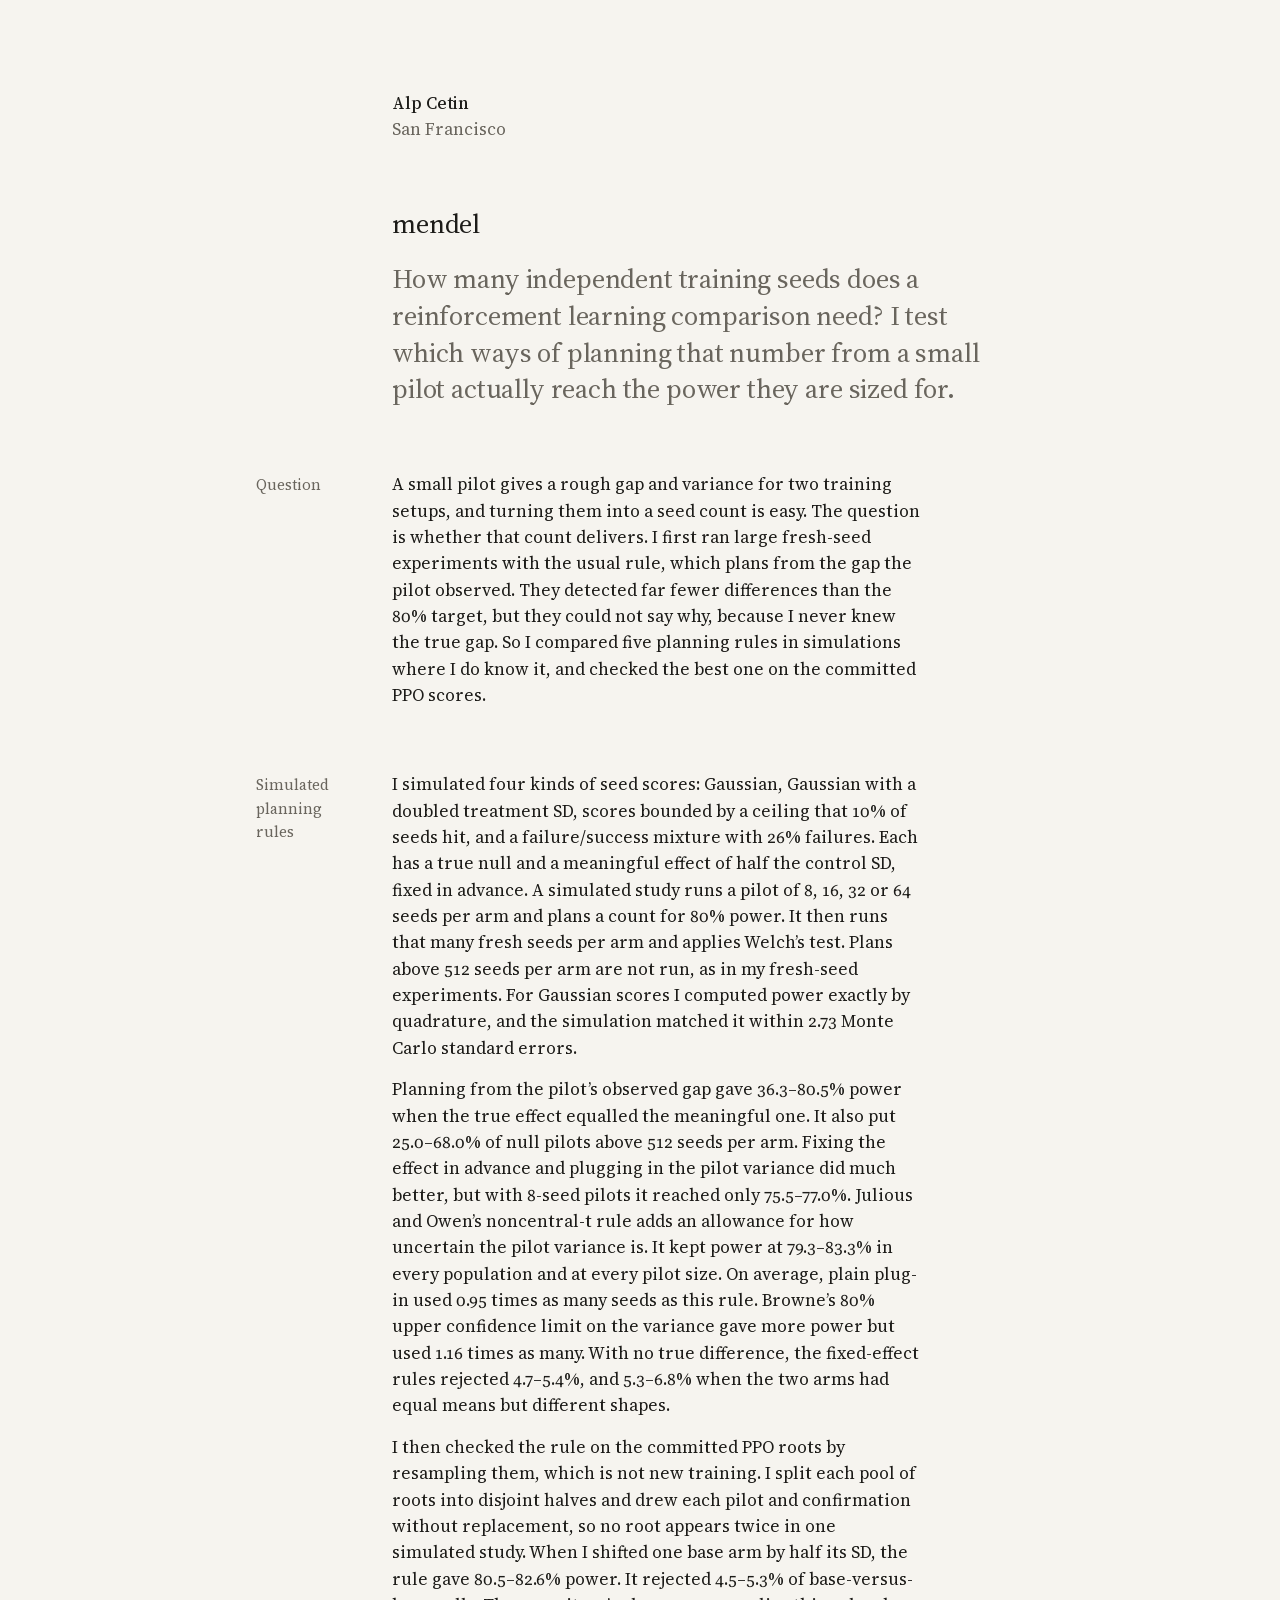
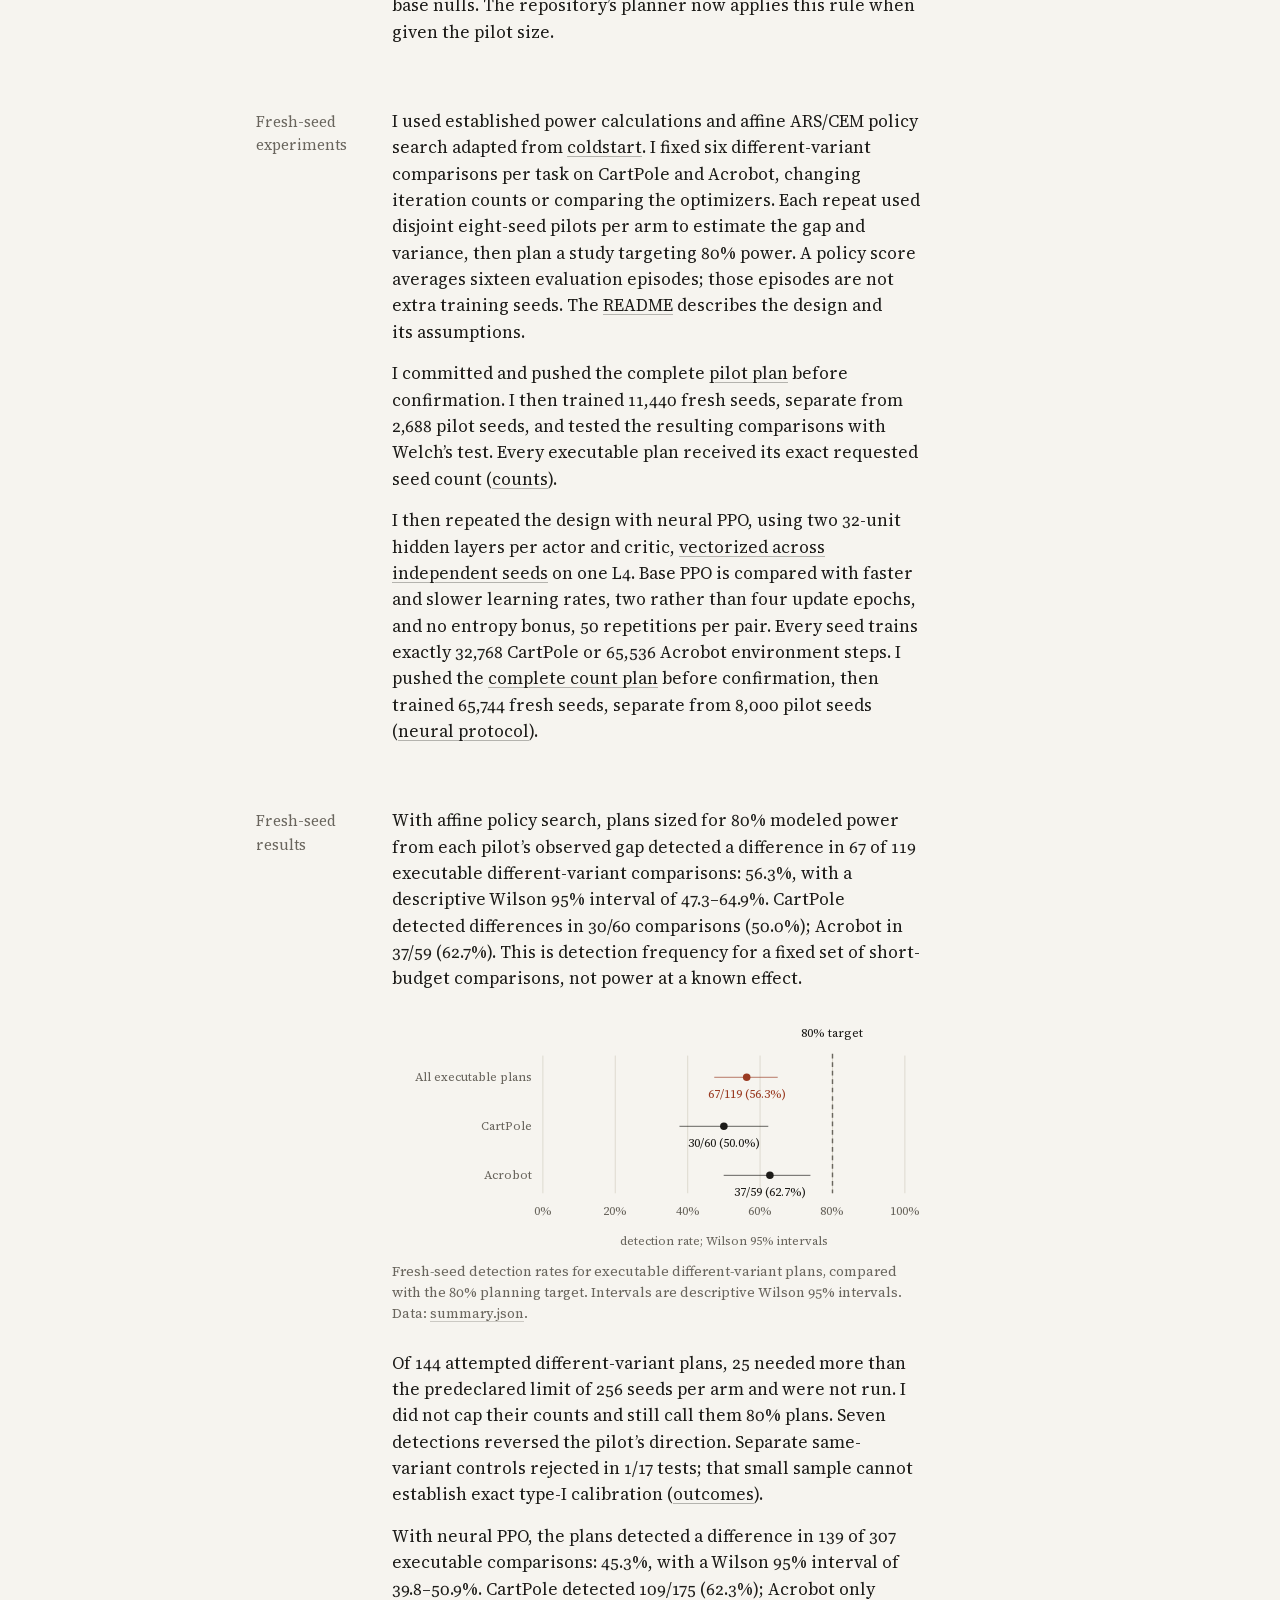
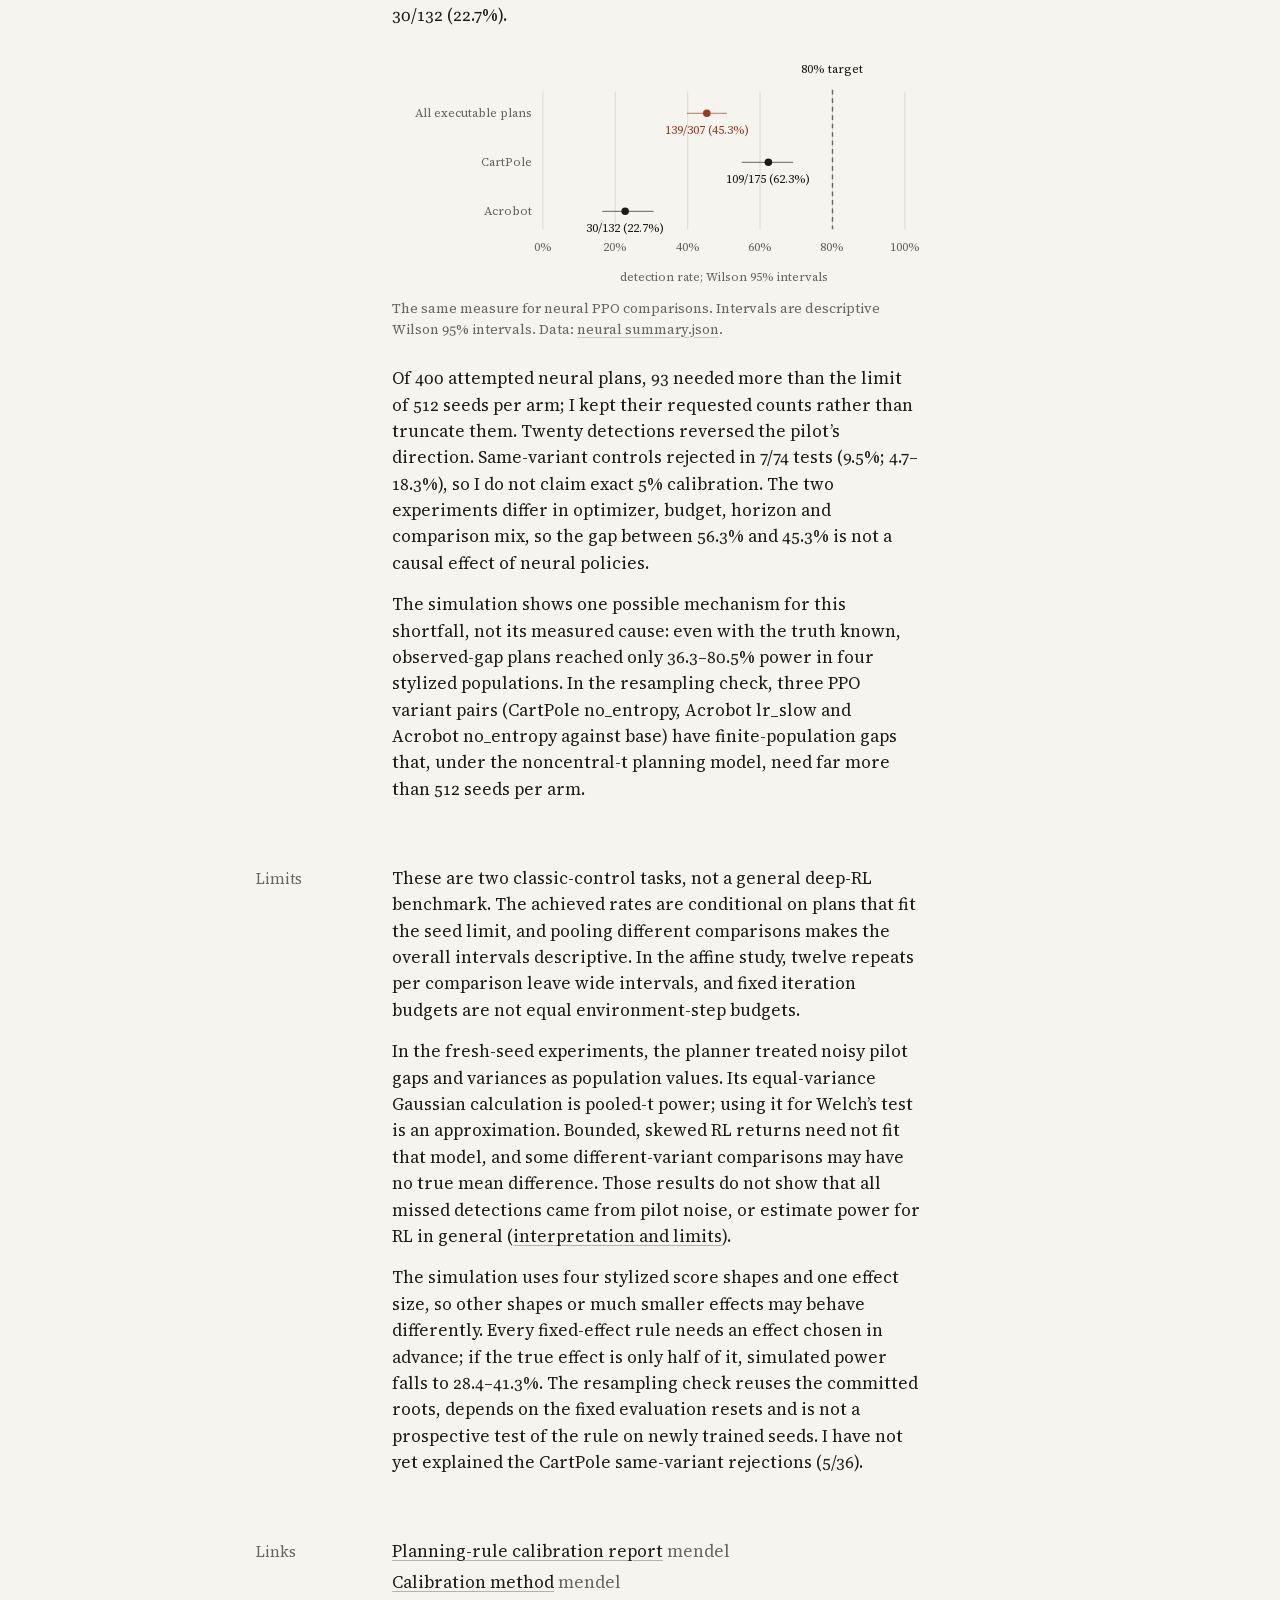
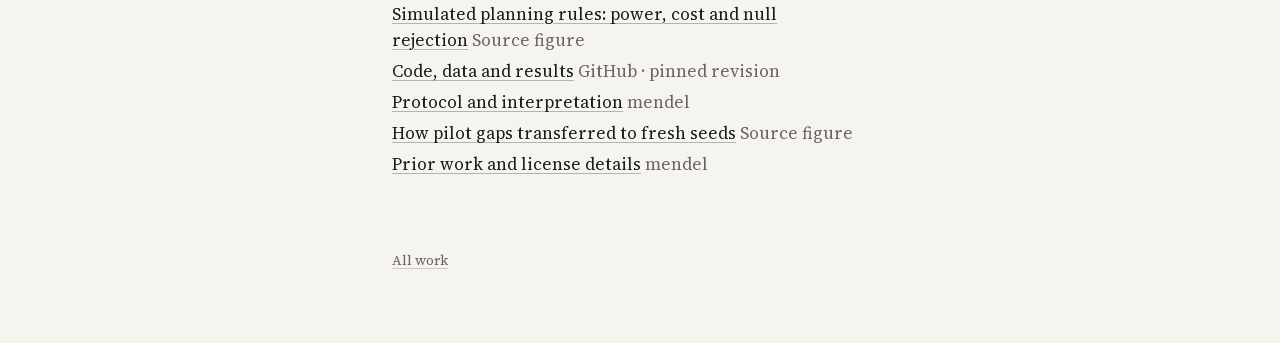
<file: projects/seed-power/index.html>
<!doctype html>
<html lang="en">
<head>
  <meta charset="utf-8">
  <meta name="viewport" content="width=device-width, initial-scale=1">
  <title>mendel · Alp Cetin</title>
  <meta name="description" content="In known-truth simulations, RL seed counts planned from a pilot's observed gap reached 36.3–80.5% power for an 80% target. A fixed effect with an allowance for pilot-variance uncertainty reached 79.3–83.3%. Fresh-seed experiments with the observed-gap rule detected 56.3% (affine search) and 45.3% (neural PPO) of executable comparisons.">
  <link rel="canonical" href="https://mottopanikeiku.github.io/projects/seed-power/">
  <meta name="color-scheme" content="light dark">
  <meta name="theme-color" media="(prefers-color-scheme: light)" content="#f6f4ef">
  <meta name="theme-color" media="(prefers-color-scheme: dark)" content="#151412">
  <link rel="icon" href="/favicon.svg" type="image/svg+xml">
  <link rel="apple-touch-icon" href="/apple-touch-icon.png">
  <link rel="preload" href="/fonts/text-roman.woff2" as="font" type="font/woff2" crossorigin>
  <link rel="preload" href="/fonts/display-roman.woff2" as="font" type="font/woff2" crossorigin>
  <link rel="stylesheet" href="/site.css?v=0d1abf57f3">
  <meta property="og:type" content="article">
  <meta property="og:site_name" content="Alp Cetin">
  <meta property="og:title" content="mendel">
  <meta property="og:description" content="Which way of planning RL seed counts from a pilot reaches its power target: 36.3–80.5% for observed-gap plans, 79.3–83.3% for a fixed effect with a pilot-variance allowance, in known-truth simulations.">
  <meta property="og:url" content="https://mottopanikeiku.github.io/projects/seed-power/">
  <meta property="og:image" content="https://mottopanikeiku.github.io/og/seed-power.png">
  <meta property="og:image:width" content="1200">
  <meta property="og:image:height" content="630">
  <meta name="twitter:card" content="summary_large_image">
</head>
<body>
<div class="page">

  <header class="masthead">
    <p class="name"><a href="/">Alp Cetin</a></p>
    <p>San Francisco</p>
  </header>

  <main class="content">

    <div class="intro">
      <h1>mendel</h1>
      <p>How many independent training seeds does a reinforcement learning comparison need? I test which ways of planning that number from a small pilot actually reach the power they are sized for.</p>
    </div>

    <section class="block" aria-labelledby="question">
      <h2 id="question">Question</h2>
      <div class="prose">
        <p>A small pilot gives a rough gap and variance for two training setups, and turning them into a seed count is easy. The question is whether that count delivers. I first ran large fresh-seed experiments with the usual rule, which plans from the gap the pilot observed. They detected far fewer differences than the 80% target, but they could not say why, because I never knew the true gap. So I compared five planning rules in simulations where I do know it, and checked the best one on the committed PPO scores.</p>
      </div>
    </section>

    <section class="block" aria-labelledby="calibration">
      <h2 id="calibration">Simulated planning rules</h2>
      <div class="prose">
        <p>I simulated four kinds of seed scores: Gaussian, Gaussian with a doubled treatment SD, scores bounded by a ceiling that 10% of seeds hit, and a failure/success mixture with 26% failures. Each has a true null and a meaningful effect of half the control SD, fixed in advance. A simulated study runs a pilot of 8, 16, 32 or 64 seeds per arm and plans a count for 80% power. It then runs that many fresh seeds per arm and applies Welch’s test. Plans above 512 seeds per arm are not run, as in my fresh-seed experiments. For Gaussian scores I computed power exactly by quadrature, and the simulation matched it within 2.73 Monte Carlo standard errors.</p>
        <p>Planning from the pilot’s observed gap gave 36.3–80.5% power when the true effect equalled the meaningful one. It also put 25.0–68.0% of null pilots above 512 seeds per arm. Fixing the effect in advance and plugging in the pilot variance did much better, but with 8-seed pilots it reached only 75.5–77.0%. Julious and Owen’s noncentral-t rule adds an allowance for how uncertain the pilot variance is. It kept power at 79.3–83.3% in every population and at every pilot size. On average, plain plug-in used 0.95 times as many seeds as this rule. Browne’s 80% upper confidence limit on the variance gave more power but used 1.16 times as many. With no true difference, the fixed-effect rules rejected 4.7–5.4%, and 5.3–6.8% when the two arms had equal means but different shapes.</p>
        <p>I then checked the rule on the committed PPO roots by resampling them, which is not new training. I split each pool of roots into disjoint halves and drew each pilot and confirmation without replacement, so no root appears twice in one simulated study. When I shifted one base arm by half its SD, the rule gave 80.5–82.6% power. It rejected 4.5–5.3% of base-versus-base nulls. The repository’s planner now applies this rule when given the pilot size.</p>
      </div>
    </section>

    <section class="block" aria-labelledby="method">
      <h2 id="method">Fresh-seed experiments</h2>
      <div class="prose">
        <p>I used established power calculations and affine ARS/CEM policy search adapted from <a href="/projects/control-clock/">coldstart</a>. I fixed six different-variant comparisons per task on CartPole and Acrobot, changing iteration counts or comparing the optimizers. Each repeat used disjoint eight-seed pilots per arm to estimate the gap and variance, then plan a study targeting 80% power. A policy score averages sixteen evaluation episodes; those episodes are not extra training seeds. The <a href="https://github.com/mottopanikeiku/mendel/blob/71ce487eac1eafc9481eec7427ea83340e23569a/README.md">README</a> describes the design and its assumptions.</p>
        <p>I committed and pushed the complete <a href="https://github.com/mottopanikeiku/mendel/blob/49c21edbc34ea43ab1804a85e7e9269d534abc65/results/pilot_plan.json">pilot plan</a> before confirmation. I then trained 11,440 fresh seeds, separate from 2,688 pilot seeds, and tested the resulting comparisons with Welch’s test. Every executable plan received its exact requested seed count (<a href="https://github.com/mottopanikeiku/mendel/blob/71ce487eac1eafc9481eec7427ea83340e23569a/results/summary.json">counts</a>).</p>
        <p>I then repeated the design with neural PPO, using two 32-unit hidden layers per actor and critic, <a href="https://github.com/mottopanikeiku/mendel/blob/06fe936715ccba056e1e5e44971e52e051df901c/src/seed_power/neural.py">vectorized across independent seeds</a> on one L4. Base PPO is compared with faster and slower learning rates, two rather than four update epochs, and no entropy bonus, 50 repetitions per pair. Every seed trains exactly 32,768 CartPole or 65,536 Acrobot environment steps. I pushed the <a href="https://github.com/mottopanikeiku/mendel/commit/260bebb4b1ab2d827ef06371b3681a0293f2b999">complete count plan</a> before confirmation, then trained 65,744 fresh seeds, separate from 8,000 pilot seeds (<a href="https://github.com/mottopanikeiku/mendel/blob/06fe936715ccba056e1e5e44971e52e051df901c/docs/NEURAL_PROTOCOL.md">neural protocol</a>).</p>
      </div>
    </section>

    <section class="block" aria-labelledby="result">
      <h2 id="result">Fresh-seed results</h2>
      <div class="prose">
        <p>With affine policy search, plans sized for 80% modeled power from each pilot’s observed gap detected a difference in 67 of 119 executable different-variant comparisons: 56.3%, with a descriptive Wilson 95% interval of 47.3–64.9%. CartPole detected differences in 30/60 comparisons (50.0%); Acrobot in 37/59 (62.7%). This is detection frequency for a fixed set of short-budget comparisons, not power at a known effect.</p>
        <figure class="figure">
          <div class="scroll" tabindex="0" role="region" aria-labelledby="seed-power-title"><!-- figure:seed-power --><svg class="chart" viewBox="0 0 560 250" role="img" aria-labelledby="seed-power-title seed-power-desc"><title id="seed-power-title">Detection rates of fresh-seed RL studies planned for 80% power</title><desc id="seed-power-desc">All executable plans detected 67 of 119 differences, 56.3%. CartPole detected 30 of 60, 50.0%; Acrobot detected 37 of 59, 62.7%. Bars are Wilson 95% intervals. The dashed line is the 80% planning target.</desc><line class="grid" x1="160" y1="42" x2="160" y2="188"/><text text-anchor="middle" x="160" y="211">0%</text><line class="grid" x1="236.8" y1="42" x2="236.8" y2="188"/><text text-anchor="middle" x="236.8" y="211">20%</text><line class="grid" x1="313.6" y1="42" x2="313.6" y2="188"/><text text-anchor="middle" x="313.6" y="211">40%</text><line class="grid" x1="390.4" y1="42" x2="390.4" y2="188"/><text text-anchor="middle" x="390.4" y="211">60%</text><line class="grid" x1="467.2" y1="42" x2="467.2" y2="188"/><text text-anchor="middle" x="467.2" y="211">80%</text><line class="grid" x1="544" y1="42" x2="544" y2="188"/><text text-anchor="middle" x="544" y="211">100%</text><line class="line dash" x1="467.2" y1="40" x2="467.2" y2="188"/><text class="strong" text-anchor="middle" x="467.2" y="22">80% target</text><text text-anchor="end" x="148" y="69">All executable plans</text><line class="ci em" x1="341.8" y1="65" x2="409.1" y2="65"/><circle class="dot em" cx="376.2" cy="65" r="4"/><text class="em" text-anchor="middle" x="376.2" y="87">67/119 (56.3%)</text><text text-anchor="end" x="148" y="121">CartPole</text><line class="ci strong" x1="304.9" y1="117" x2="399.1" y2="117"/><circle class="dot strong" cx="352" cy="117" r="4"/><text class="strong" text-anchor="middle" x="352" y="139">30/60 (50.0%)</text><text text-anchor="end" x="148" y="173">Acrobot</text><line class="ci strong" x1="351.8" y1="169" x2="443.8" y2="169"/><circle class="dot strong" cx="400.8" cy="169" r="4"/><text class="strong" text-anchor="middle" x="400.8" y="191">37/59 (62.7%)</text><text text-anchor="middle" x="352" y="243">detection rate; Wilson 95% intervals</text></svg><!-- /figure:seed-power --></div>
          <figcaption>Fresh-seed detection rates for executable different-variant plans, compared with the 80% planning target. Intervals are descriptive Wilson 95% intervals. Data: <a href="https://github.com/mottopanikeiku/mendel/blob/71ce487eac1eafc9481eec7427ea83340e23569a/results/summary.json">summary.json</a>.</figcaption>
        </figure>
        <p>Of 144 attempted different-variant plans, 25 needed more than the predeclared limit of 256 seeds per arm and were not run. I did not cap their counts and still call them 80% plans. Seven detections reversed the pilot’s direction. Separate same-variant controls rejected in 1/17 tests; that small sample cannot establish exact type-I calibration (<a href="https://github.com/mottopanikeiku/mendel/blob/71ce487eac1eafc9481eec7427ea83340e23569a/results/summary.json">outcomes</a>).</p>
        <p>With neural PPO, the plans detected a difference in 139 of 307 executable comparisons: 45.3%, with a Wilson 95% interval of 39.8–50.9%. CartPole detected 109/175 (62.3%); Acrobot only 30/132 (22.7%).</p>
        <figure class="figure">
          <div class="scroll" tabindex="0" role="region" aria-labelledby="seed-power-neural-title"><!-- figure:seed-power-neural --><svg class="chart" viewBox="0 0 560 250" role="img" aria-labelledby="seed-power-neural-title seed-power-neural-desc"><title id="seed-power-neural-title">Detection rates of fresh-seed neural PPO studies planned for 80% power</title><desc id="seed-power-neural-desc">All executable plans detected 139 of 307 differences, 45.3%. CartPole detected 109 of 175, 62.3%; Acrobot detected 30 of 132, 22.7%. Bars are Wilson 95% intervals. The dashed line is the 80% planning target.</desc><line class="grid" x1="160" y1="42" x2="160" y2="188"/><text text-anchor="middle" x="160" y="211">0%</text><line class="grid" x1="236.8" y1="42" x2="236.8" y2="188"/><text text-anchor="middle" x="236.8" y="211">20%</text><line class="grid" x1="313.6" y1="42" x2="313.6" y2="188"/><text text-anchor="middle" x="313.6" y="211">40%</text><line class="grid" x1="390.4" y1="42" x2="390.4" y2="188"/><text text-anchor="middle" x="390.4" y="211">60%</text><line class="grid" x1="467.2" y1="42" x2="467.2" y2="188"/><text text-anchor="middle" x="467.2" y="211">80%</text><line class="grid" x1="544" y1="42" x2="544" y2="188"/><text text-anchor="middle" x="544" y="211">100%</text><line class="line dash" x1="467.2" y1="40" x2="467.2" y2="188"/><text class="strong" text-anchor="middle" x="467.2" y="22">80% target</text><text text-anchor="end" x="148" y="69">All executable plans</text><line class="ci em" x1="312.8" y1="65" x2="355.3" y2="65"/><circle class="dot em" cx="333.9" cy="65" r="4"/><text class="em" text-anchor="middle" x="333.9" y="87">139/307 (45.3%)</text><text text-anchor="end" x="148" y="121">CartPole</text><line class="ci strong" x1="370.9" y1="117" x2="425.5" y2="117"/><circle class="dot strong" cx="399.2" cy="117" r="4"/><text class="strong" text-anchor="middle" x="399.2" y="139">109/175 (62.3%)</text><text text-anchor="end" x="148" y="173">Acrobot</text><line class="ci strong" x1="223" y1="169" x2="277.5" y2="169"/><circle class="dot strong" cx="247.3" cy="169" r="4"/><text class="strong" text-anchor="middle" x="247.3" y="191">30/132 (22.7%)</text><text text-anchor="middle" x="352" y="243">detection rate; Wilson 95% intervals</text></svg><!-- /figure:seed-power-neural --></div>
          <figcaption>The same measure for neural PPO comparisons. Intervals are descriptive Wilson 95% intervals. Data: <a href="https://github.com/mottopanikeiku/mendel/blob/06fe936715ccba056e1e5e44971e52e051df901c/results/neural/summary.json">neural summary.json</a>.</figcaption>
        </figure>
        <p>Of 400 attempted neural plans, 93 needed more than the limit of 512 seeds per arm; I kept their requested counts rather than truncate them. Twenty detections reversed the pilot’s direction. Same-variant controls rejected in 7/74 tests (9.5%; 4.7–18.3%), so I do not claim exact 5% calibration. The two experiments differ in optimizer, budget, horizon and comparison mix, so the gap between 56.3% and 45.3% is not a causal effect of neural policies.</p>
        <p>The simulation shows one possible mechanism for this shortfall, not its measured cause: even with the truth known, observed-gap plans reached only 36.3–80.5% power in four stylized populations. In the resampling check, three PPO variant pairs (CartPole no_entropy, Acrobot lr_slow and Acrobot no_entropy against base) have finite-population gaps that, under the noncentral-t planning model, need far more than 512 seeds per arm.</p>
      </div>
    </section>

    <section class="block" aria-labelledby="limits">
      <h2 id="limits">Limits</h2>
      <div class="prose">
        <p>These are two classic-control tasks, not a general deep-RL benchmark. The achieved rates are conditional on plans that fit the seed limit, and pooling different comparisons makes the overall intervals descriptive. In the affine study, twelve repeats per comparison leave wide intervals, and fixed iteration budgets are not equal environment-step budgets.</p>
        <p>In the fresh-seed experiments, the planner treated noisy pilot gaps and variances as population values. Its equal-variance Gaussian calculation is pooled-t power; using it for Welch’s test is an approximation. Bounded, skewed RL returns need not fit that model, and some different-variant comparisons may have no true mean difference. Those results do not show that all missed detections came from pilot noise, or estimate power for RL in general (<a href="https://github.com/mottopanikeiku/mendel/blob/06fe936715ccba056e1e5e44971e52e051df901c/README.md">interpretation and limits</a>).</p>
        <p>The simulation uses four stylized score shapes and one effect size, so other shapes or much smaller effects may behave differently. Every fixed-effect rule needs an effect chosen in advance; if the true effect is only half of it, simulated power falls to 28.4–41.3%. The resampling check reuses the committed roots, depends on the fixed evaluation resets and is not a prospective test of the rule on newly trained seeds. I have not yet explained the CartPole same-variant rejections (5/36).</p>
      </div>
    </section>

    <section class="block" aria-labelledby="links">
      <h2 id="links">Links</h2>
      <ul class="rows">
        <li class="entry"><p class="title"><a href="https://github.com/mottopanikeiku/mendel/blob/ace07c2f8b07c7e48ff4b52be36c21abdc652296/results/calibration/report.md">Planning-rule calibration report</a> <span class="org">mendel</span></p></li>
        <li class="entry"><p class="title"><a href="https://github.com/mottopanikeiku/mendel/blob/ace07c2f8b07c7e48ff4b52be36c21abdc652296/docs/CALIBRATION.md">Calibration method</a> <span class="org">mendel</span></p></li>
        <li class="entry"><p class="title"><a href="https://github.com/mottopanikeiku/mendel/blob/ace07c2f8b07c7e48ff4b52be36c21abdc652296/figures/known_truth.svg">Simulated planning rules: power, cost and null rejection</a> <span class="org">Source figure</span></p></li>
        <li class="entry"><p class="title"><a href="https://github.com/mottopanikeiku/mendel/tree/ace07c2f8b07c7e48ff4b52be36c21abdc652296">Code, data and results</a> <span class="org">GitHub · pinned revision</span></p></li>
        <li class="entry"><p class="title"><a href="https://github.com/mottopanikeiku/mendel/blob/71ce487eac1eafc9481eec7427ea83340e23569a/docs/PROTOCOL.md">Protocol and interpretation</a> <span class="org">mendel</span></p></li>
        <li class="entry"><p class="title"><a href="https://github.com/mottopanikeiku/mendel/blob/71ce487eac1eafc9481eec7427ea83340e23569a/figures/pilot_transfer.svg">How pilot gaps transferred to fresh seeds</a> <span class="org">Source figure</span></p></li>
        <li class="entry"><p class="title"><a href="https://github.com/mottopanikeiku/mendel/blob/71ce487eac1eafc9481eec7427ea83340e23569a/docs/PRIOR_WORK.md">Prior work and license details</a> <span class="org">mendel</span></p></li>
      </ul>
    </section>

  </main>

  <footer class="colophon">
    <p><a href="/">All work</a></p>
  </footer>

</div>
</body>
</html>
</file>
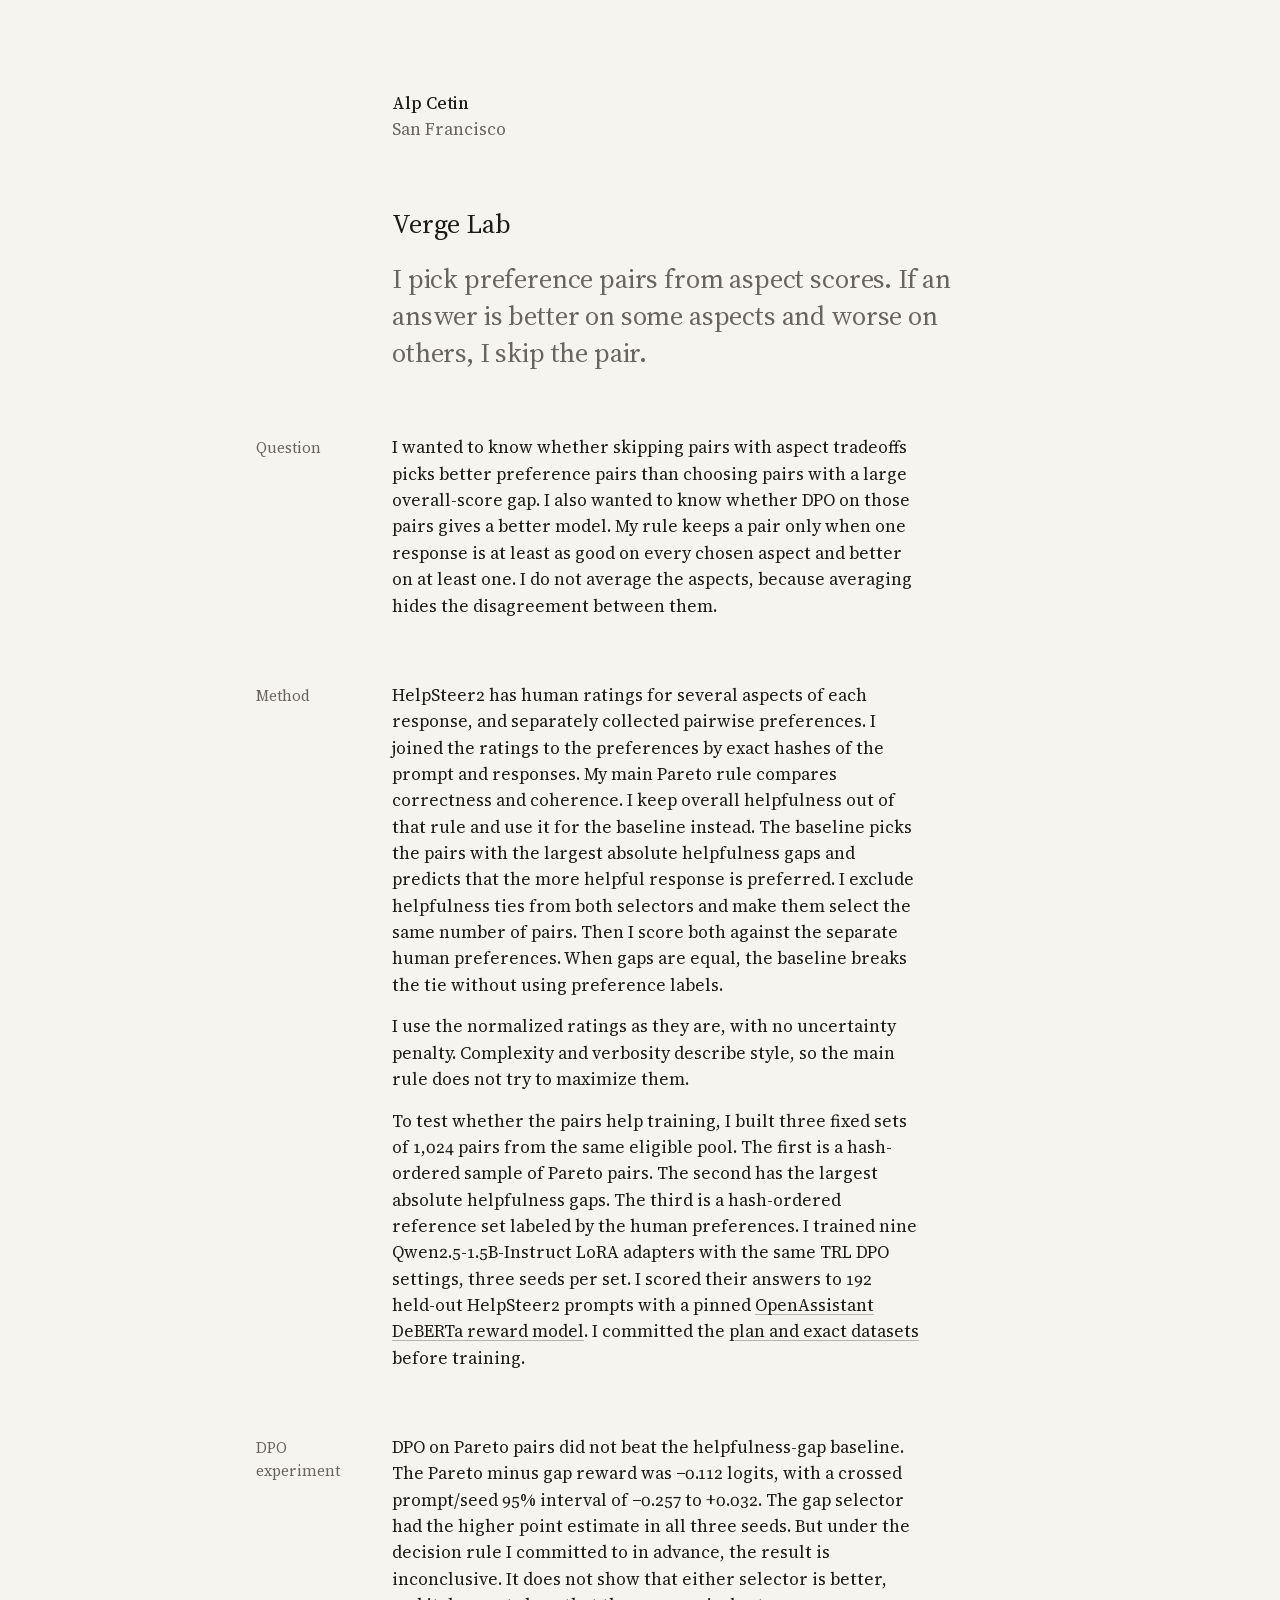
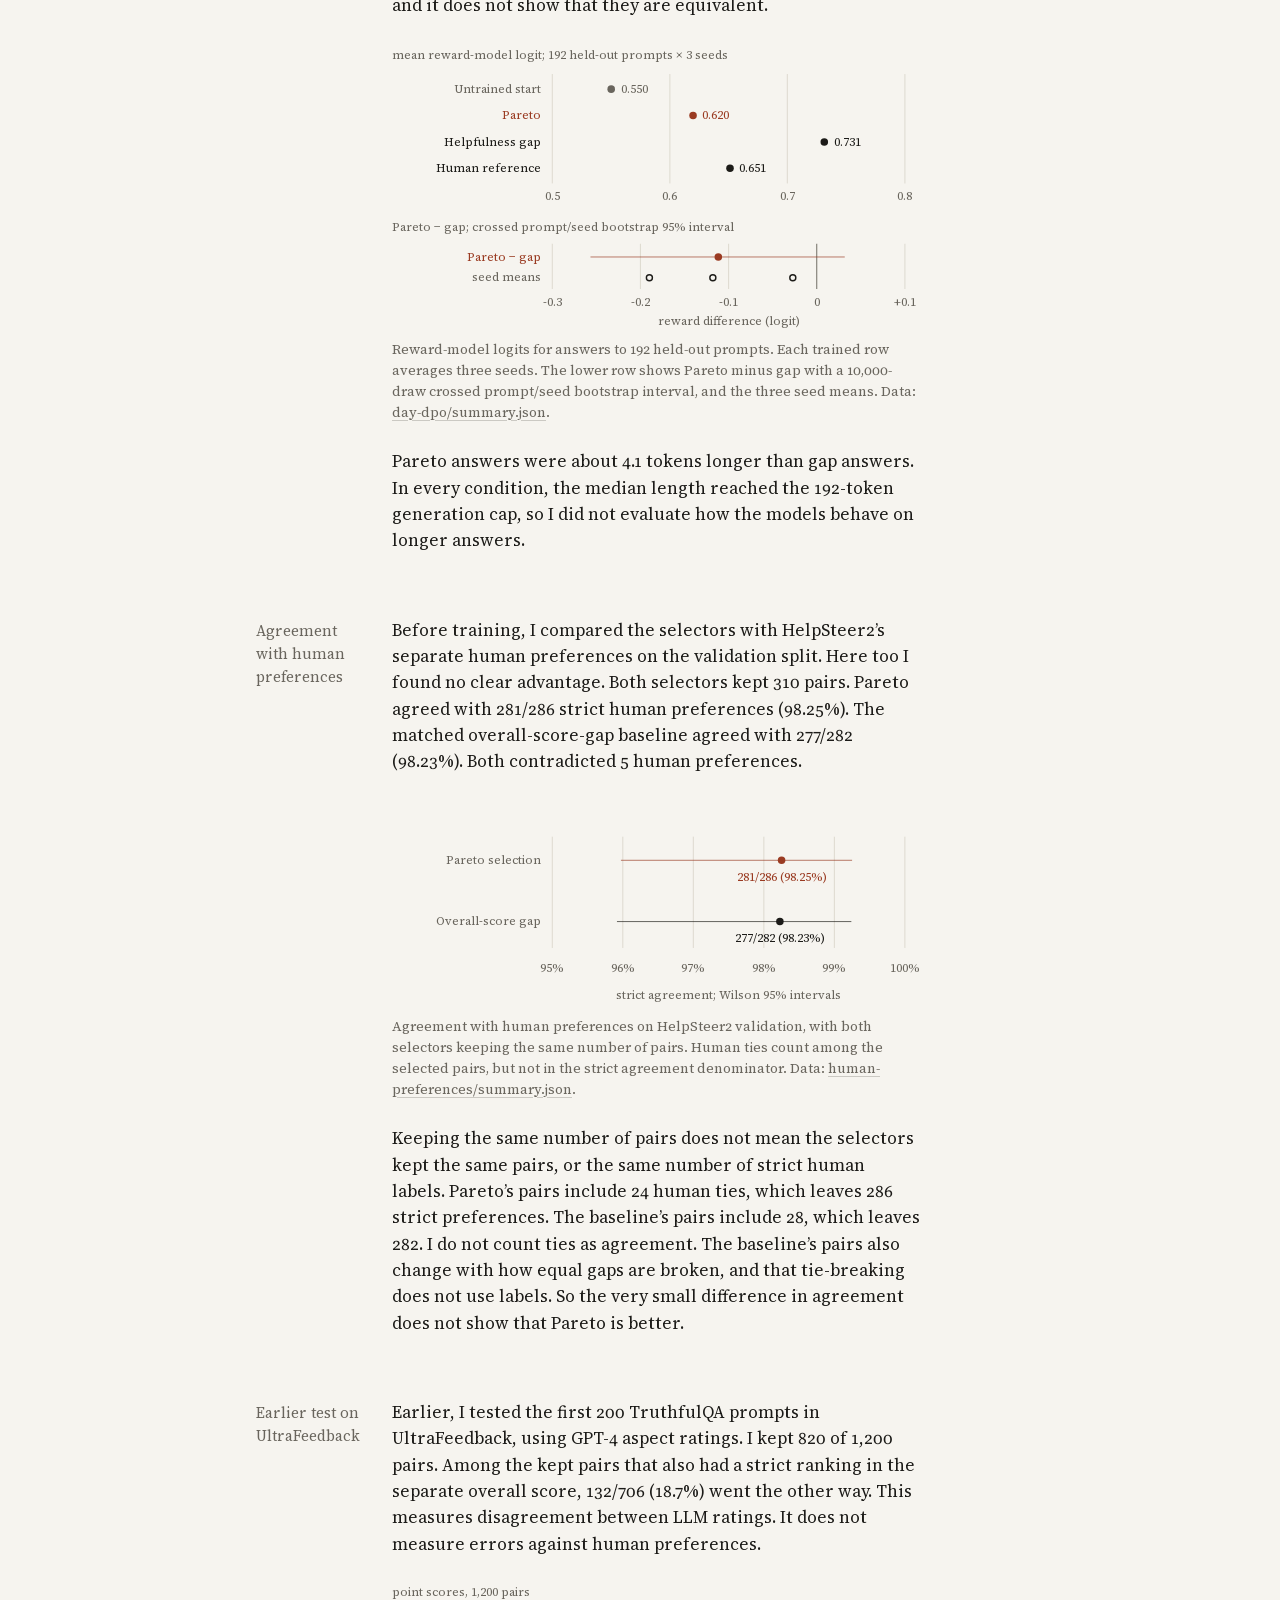
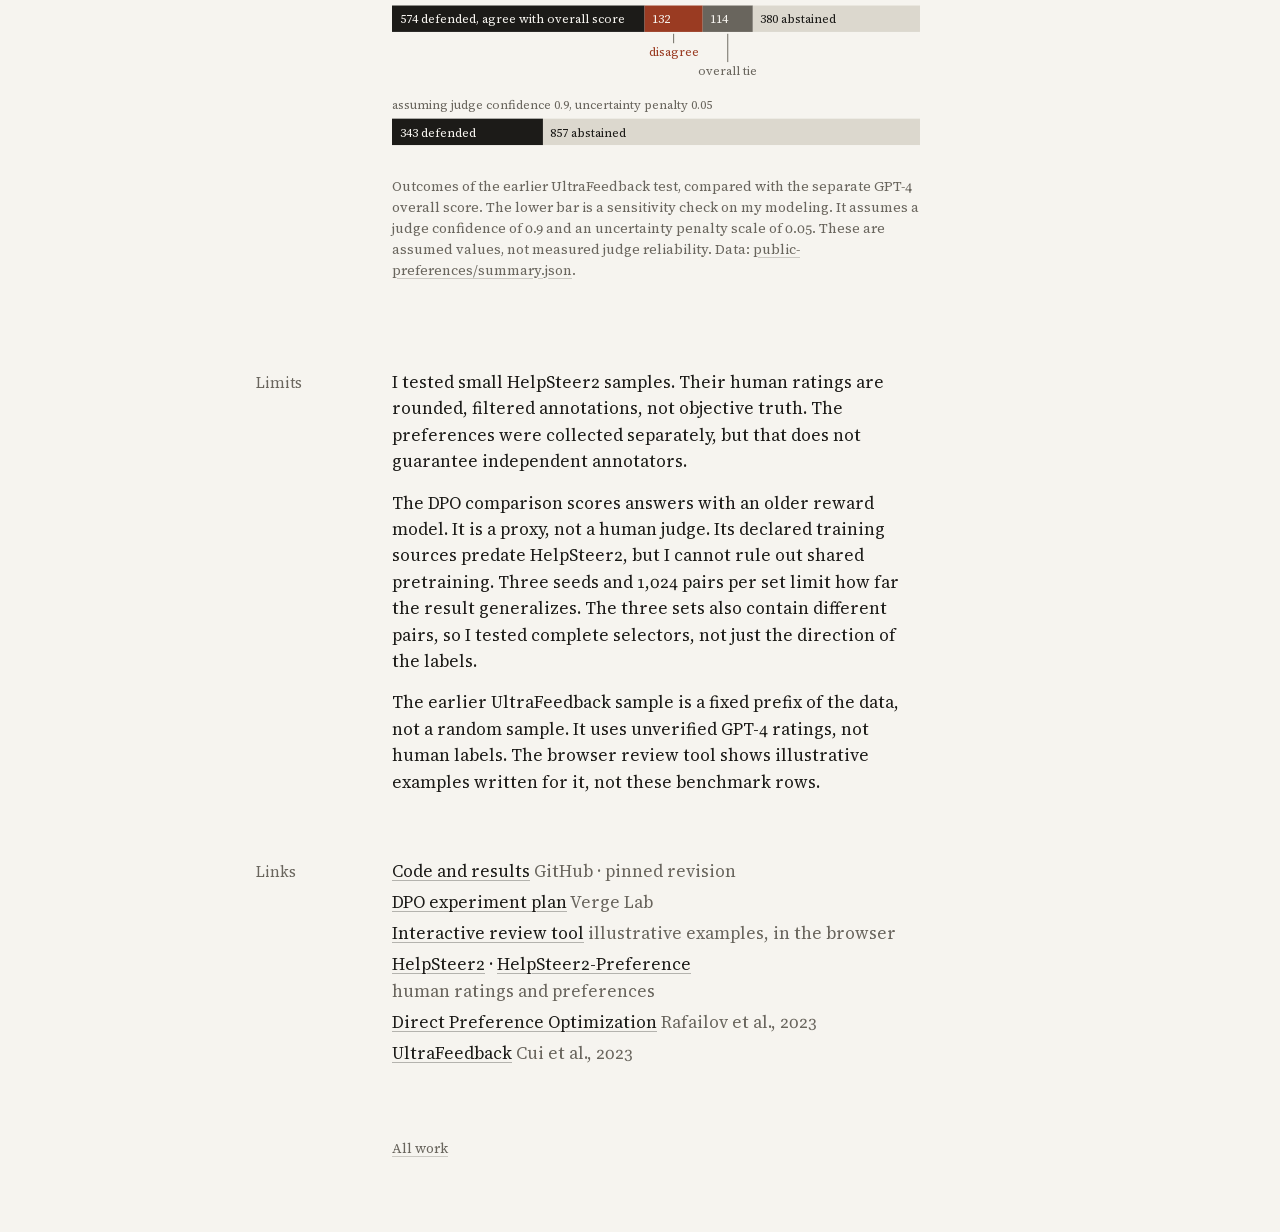
<file: projects/verge-lab/index.html>
<!doctype html>
<html lang="en">
<head>
  <meta charset="utf-8">
  <meta name="viewport" content="width=device-width, initial-scale=1">
  <title>Verge Lab · Alp Cetin</title>
  <meta name="description" content="I tested whether skipping preference pairs whose aspect scores trade off gives better pairs on HelpSteer2. Agreement with human labels and a DPO experiment with nine adapters both found no clear advantage over an overall-score-gap baseline.">
  <link rel="canonical" href="https://mottopanikeiku.github.io/projects/verge-lab/">
  <meta name="color-scheme" content="light dark">
  <meta name="theme-color" media="(prefers-color-scheme: light)" content="#f6f4ef">
  <meta name="theme-color" media="(prefers-color-scheme: dark)" content="#151412">
  <link rel="icon" href="/favicon.svg" type="image/svg+xml">
  <link rel="apple-touch-icon" href="/apple-touch-icon.png">
  <link rel="preload" href="/fonts/text-roman.woff2" as="font" type="font/woff2" crossorigin>
  <link rel="preload" href="/fonts/display-roman.woff2" as="font" type="font/woff2" crossorigin>
  <link rel="stylesheet" href="/site.css?v=0d1abf57f3">
  <meta property="og:type" content="article">
  <meta property="og:site_name" content="Alp Cetin">
  <meta property="og:title" content="Verge Lab">
  <meta property="og:description" content="I trained DPO on preference pairs without aspect tradeoffs. It showed no clear advantage over a helpfulness-gap baseline.">
  <meta property="og:url" content="https://mottopanikeiku.github.io/projects/verge-lab/">
  <meta property="og:image" content="https://mottopanikeiku.github.io/og/verge-lab.png">
  <meta property="og:image:width" content="1200">
  <meta property="og:image:height" content="630">
  <meta name="twitter:card" content="summary_large_image">
</head>
<body>
<div class="page">

  <header class="masthead">
    <p class="name"><a href="/">Alp Cetin</a></p>
    <p>San Francisco</p>
  </header>

  <main class="content">

    <div class="intro">
      <h1>Verge Lab</h1>
      <p>I pick preference pairs from aspect scores. If an answer is better on some aspects and worse on others, I skip the pair.</p>
    </div>

    <section class="block" aria-labelledby="question">
      <h2 id="question">Question</h2>
      <div class="prose">
        <p>I wanted to know whether skipping pairs with aspect tradeoffs picks better preference pairs than choosing pairs with a large overall-score gap. I also wanted to know whether DPO on those pairs gives a better model. My rule keeps a pair only when one response is at least as good on every chosen aspect and better on at least one. I do not average the aspects, because averaging hides the disagreement between them.</p>
      </div>
    </section>

    <section class="block" aria-labelledby="method">
      <h2 id="method">Method</h2>
      <div class="prose">
        <p>HelpSteer2 has human ratings for several aspects of each response, and separately collected pairwise preferences. I joined the ratings to the preferences by exact hashes of the prompt and responses. My main Pareto rule compares correctness and coherence. I keep overall helpfulness out of that rule and use it for the baseline instead. The baseline picks the pairs with the largest absolute helpfulness gaps and predicts that the more helpful response is preferred. I exclude helpfulness ties from both selectors and make them select the same number of pairs. Then I score both against the separate human preferences. When gaps are equal, the baseline breaks the tie without using preference labels.</p>
        <p>I use the normalized ratings as they are, with no uncertainty penalty. Complexity and verbosity describe style, so the main rule does not try to maximize them.</p>
        <p>To test whether the pairs help training, I built three fixed sets of 1,024 pairs from the same eligible pool. The first is a hash-ordered sample of Pareto pairs. The second has the largest absolute helpfulness gaps. The third is a hash-ordered reference set labeled by the human preferences. I trained nine Qwen2.5-1.5B-Instruct LoRA adapters with the same TRL DPO settings, three seeds per set. I scored their answers to 192 held-out HelpSteer2 prompts with a pinned <a href="https://huggingface.co/OpenAssistant/reward-model-deberta-v3-large-v2/blob/c355404efa9ad2ad069f3a197cae0523c14244fc/README.md">OpenAssistant DeBERTa reward model</a>. I committed the <a href="https://github.com/mottopanikeiku/verge-lab/commit/12c887e">plan and exact datasets</a> before training.</p>
      </div>
    </section>

    <section class="block" aria-labelledby="dpo">
      <h2 id="dpo">DPO experiment</h2>
      <div class="prose">
        <p>DPO on Pareto pairs did not beat the helpfulness-gap baseline. The Pareto minus gap reward was −0.112 logits, with a crossed prompt/seed 95% interval of −0.257 to +0.032. The gap selector had the higher point estimate in all three seeds. But under the decision rule I committed to in advance, the result is inconclusive. It does not show that either selector is better, and it does not show that they are equivalent.</p>
        <figure class="figure">
          <div class="scroll" tabindex="0" role="region" aria-labelledby="verge-dpo-title"><!-- figure:verge-dpo --><svg class="chart" viewBox="0 0 560 304" role="img" aria-labelledby="verge-dpo-title verge-dpo-desc"><title id="verge-dpo-title">DPO on Pareto pairs versus helpfulness-gap pairs: no clear difference</title><desc id="verge-dpo-desc">Mean reward-model logit on 192 held-out HelpSteer2 prompts: untrained start 0.550, Pareto 0.620, helpfulness gap 0.731, human reference 0.651, each trained row over three seeds. Pareto minus gap is -0.112 with a crossed prompt and seed bootstrap 95% interval of -0.257 to +0.032; seed means are -0.027, -0.118 and -0.190.</desc><text x="0" y="18">mean reward-model logit; 192 held-out prompts × 3 seeds</text><line class="grid" x1="170" y1="34" x2="170" y2="150"/><text text-anchor="middle" x="170" y="168">0.5</text><line class="grid" x1="294.7" y1="34" x2="294.7" y2="150"/><text text-anchor="middle" x="294.7" y="168">0.6</text><line class="grid" x1="419.3" y1="34" x2="419.3" y2="150"/><text text-anchor="middle" x="419.3" y="168">0.7</text><line class="grid" x1="544" y1="34" x2="544" y2="150"/><text text-anchor="middle" x="544" y="168">0.8</text><text text-anchor="end" x="158" y="54">Untrained start</text><circle class="dot" cx="232.5" cy="50" r="4"/><text x="242.5" y="54">0.550</text><text class="em" text-anchor="end" x="158" y="82">Pareto</text><circle class="dot em" cx="319.3" cy="78" r="4"/><text class="em" x="329.3" y="82">0.620</text><text class="strong" text-anchor="end" x="158" y="110">Helpfulness gap</text><circle class="dot strong" cx="458.5" cy="106" r="4"/><text class="strong" x="468.5" y="110">0.731</text><text class="strong" text-anchor="end" x="158" y="138">Human reference</text><circle class="dot strong" cx="358.5" cy="134" r="4"/><text class="strong" x="368.5" y="138">0.651</text><text x="0" y="200">Pareto − gap; crossed prompt/seed bootstrap 95% interval</text><line class="grid" x1="170" y1="214" x2="170" y2="262"/><text text-anchor="middle" x="170" y="280">-0.3</text><line class="grid" x1="263.5" y1="214" x2="263.5" y2="262"/><text text-anchor="middle" x="263.5" y="280">-0.2</text><line class="grid" x1="357" y1="214" x2="357" y2="262"/><text text-anchor="middle" x="357" y="280">-0.1</text><line class="axis" x1="450.5" y1="214" x2="450.5" y2="262"/><text text-anchor="middle" x="450.5" y="280">0</text><line class="grid" x1="544" y1="214" x2="544" y2="262"/><text text-anchor="middle" x="544" y="280">+0.1</text><text class="em" text-anchor="end" x="158" y="232">Pareto − gap</text><line class="ci em" x1="210.5" y1="228" x2="480.2" y2="228"/><circle class="dot em" cx="346.1" cy="228" r="4"/><text text-anchor="end" x="158" y="254">seed means</text><circle class="dot hollow strong" cx="425.1" cy="250" r="3.2"/><circle class="dot hollow strong" cx="340.3" cy="250" r="3.2"/><circle class="dot hollow strong" cx="273" cy="250" r="3.2"/><text text-anchor="middle" x="357" y="300">reward difference (logit)</text></svg><!-- /figure:verge-dpo --></div>
          <figcaption>Reward-model logits for answers to 192 held-out prompts. Each trained row averages three seeds. The lower row shows Pareto minus gap with a 10,000-draw crossed prompt/seed bootstrap interval, and the three seed means. Data: <a href="https://github.com/mottopanikeiku/verge-lab/blob/c70f5cf9731957b912d0c6c1e3399aa85377648a/results/day-dpo/summary.json">day-dpo/summary.json</a>.</figcaption>
        </figure>
        <p>Pareto answers were about 4.1 tokens longer than gap answers. In every condition, the median length reached the 192-token generation cap, so I did not evaluate how the models behave on longer answers.</p>
      </div>
    </section>

    <section class="block" aria-labelledby="human">
      <h2 id="human">Agreement with human preferences</h2>
      <div class="prose">
        <p>Before training, I compared the selectors with HelpSteer2’s separate human preferences on the validation split. Here too I found no clear advantage. Both selectors kept 310 pairs. Pareto agreed with 281/286 strict human preferences (98.25%). The matched overall-score-gap baseline agreed with 277/282 (98.23%). Both contradicted 5 human preferences.</p>
        <figure class="figure">
          <div class="scroll" tabindex="0" role="region" aria-labelledby="verge-human-title"><!-- figure:verge-human --><svg class="chart" viewBox="0 0 560 220" role="img" aria-labelledby="verge-human-title verge-human-desc"><title id="verge-human-title">Agreement with strict human preferences at matched yield</title><desc id="verge-human-desc">At 310 selected pairs each, Pareto selection agreed with 281 of 286 strict preferences, 98.25%, and the overall-score-gap baseline with 277 of 282, 98.23%. Wilson 95% intervals overlap. Human ties are excluded from agreement.</desc><line class="grid" x1="170" y1="40" x2="170" y2="158"/><text text-anchor="middle" x="170" y="183">95%</text><line class="grid" x1="244.8" y1="40" x2="244.8" y2="158"/><text text-anchor="middle" x="244.8" y="183">96%</text><line class="grid" x1="319.6" y1="40" x2="319.6" y2="158"/><text text-anchor="middle" x="319.6" y="183">97%</text><line class="grid" x1="394.4" y1="40" x2="394.4" y2="158"/><text text-anchor="middle" x="394.4" y="183">98%</text><line class="grid" x1="469.2" y1="40" x2="469.2" y2="158"/><text text-anchor="middle" x="469.2" y="183">99%</text><line class="grid" x1="544" y1="40" x2="544" y2="158"/><text text-anchor="middle" x="544" y="183">100%</text><text text-anchor="end" x="158" y="69">Pareto selection</text><line class="ci em" x1="242.8" y1="65" x2="488" y2="65"/><circle class="dot em" cx="413.2" cy="65" r="4"/><text class="em" text-anchor="middle" x="413.2" y="87">281/286 (98.25%)</text><text text-anchor="end" x="158" y="134">Overall-score gap</text><line class="ci strong" x1="238.6" y1="130" x2="487.2" y2="130"/><circle class="dot strong" cx="411.4" cy="130" r="4"/><text class="strong" text-anchor="middle" x="411.4" y="152">277/282 (98.23%)</text><text text-anchor="middle" x="357" y="212">strict agreement; Wilson 95% intervals</text></svg><!-- /figure:verge-human --></div>
          <figcaption>Agreement with human preferences on HelpSteer2 validation, with both selectors keeping the same number of pairs. Human ties count among the selected pairs, but not in the strict agreement denominator. Data: <a href="https://github.com/mottopanikeiku/verge-lab/blob/efa08d133f22501b2dedcb7a7aa636bf37bbc826/results/human-preferences/summary.json">human-preferences/summary.json</a>.</figcaption>
        </figure>
        <p>Keeping the same number of pairs does not mean the selectors kept the same pairs, or the same number of strict human labels. Pareto’s pairs include 24 human ties, which leaves 286 strict preferences. The baseline’s pairs include 28, which leaves 282. I do not count ties as agreement. The baseline’s pairs also change with how equal gaps are broken, and that tie-breaking does not use labels. So the very small difference in agreement does not show that Pareto is better.</p>
      </div>
    </section>

    <section class="block" aria-labelledby="ultrafeedback">
      <h2 id="ultrafeedback">Earlier test on UltraFeedback</h2>
      <div class="prose">
        <p>Earlier, I tested the first 200 TruthfulQA prompts in UltraFeedback, using GPT-4 aspect ratings. I kept 820 of 1,200 pairs. Among the kept pairs that also had a strict ranking in the separate overall score, 132/706 (18.7%) went the other way. This measures disagreement between LLM ratings. It does not measure errors against human preferences.</p>
        <figure class="figure">
          <div class="scroll" tabindex="0" role="region" aria-labelledby="verge-lab-title"><!-- figure:verge-lab --><svg class="chart" viewBox="0 0 560 196" role="img" aria-labelledby="verge-lab-title verge-lab-desc"><title id="verge-lab-title">Outcomes for 1,200 response pairs from UltraFeedback</title><desc id="verge-lab-desc">With point scores, 820 pairs are defended and 380 abstained. Of the defended pairs, 574 agree with the dataset&#x27;s overall score, 132 disagree and 114 have tied overall scores. Assuming judge confidence 0.9, 343 are defended.</desc><text x="0" y="16">point scores, 1,200 pairs</text><rect class="seg ink" x="0" y="26" width="267.9" height="28"/><text class="on-dark" x="8" y="45">574 defended, agree with overall score</text><rect class="seg em" x="267.9" y="26" width="61.6" height="28"/><text class="on-dark" x="275.9" y="45">132</text><rect class="seg muted" x="329.5" y="26" width="53.2" height="28"/><text class="on-dark" x="337.5" y="45">114</text><rect class="seg light" x="382.7" y="26" width="177.3" height="28"/><text class="strong" x="390.7" y="45">380 abstained</text><line class="axis" x1="298.7" y1="56" x2="298.7" y2="66"/><text class="em" text-anchor="middle" x="298.7" y="80">disagree</text><line class="axis" x1="356.1" y1="56" x2="356.1" y2="86"/><text text-anchor="middle" x="356.1" y="100">overall tie</text><text x="0" y="136">assuming judge confidence 0.9, uncertainty penalty 0.05</text><rect class="seg ink" x="0" y="146" width="160.1" height="28"/><text class="on-dark" x="8" y="165">343 defended</text><rect class="seg light" x="160.1" y="146" width="399.9" height="28"/><text class="strong" x="168.1" y="165">857 abstained</text></svg><!-- /figure:verge-lab --></div>
          <figcaption>Outcomes of the earlier UltraFeedback test, compared with the separate GPT-4 overall score. The lower bar is a sensitivity check on my modeling. It assumes a judge confidence of 0.9 and an uncertainty penalty scale of 0.05. These are assumed values, not measured judge reliability. Data: <a href="https://github.com/mottopanikeiku/verge-lab/blob/efa08d133f22501b2dedcb7a7aa636bf37bbc826/results/public-preferences/summary.json">public-preferences/summary.json</a>.</figcaption>
        </figure>
      </div>
    </section>

    <section class="block" aria-labelledby="limits">
      <h2 id="limits">Limits</h2>
      <div class="prose">
        <p>I tested small HelpSteer2 samples. Their human ratings are rounded, filtered annotations, not objective truth. The preferences were collected separately, but that does not guarantee independent annotators.</p>
        <p>The DPO comparison scores answers with an older reward model. It is a proxy, not a human judge. Its declared training sources predate HelpSteer2, but I cannot rule out shared pretraining. Three seeds and 1,024 pairs per set limit how far the result generalizes. The three sets also contain different pairs, so I tested complete selectors, not just the direction of the labels.</p>
        <p>The earlier UltraFeedback sample is a fixed prefix of the data, not a random sample. It uses unverified GPT-4 ratings, not human labels. The browser review tool shows illustrative examples written for it, not these benchmark rows.</p>
      </div>
    </section>

    <section class="block" aria-labelledby="links">
      <h2 id="links">Links</h2>
      <ul class="rows">
        <li class="entry"><p class="title"><a href="https://github.com/mottopanikeiku/verge-lab/tree/c70f5cf9731957b912d0c6c1e3399aa85377648a">Code and results</a> <span class="org">GitHub · pinned revision</span></p></li>
        <li class="entry"><p class="title"><a href="https://github.com/mottopanikeiku/verge-lab/blob/c70f5cf9731957b912d0c6c1e3399aa85377648a/docs/DPO_PLAN.md">DPO experiment plan</a> <span class="org">Verge Lab</span></p></li>
        <li class="entry"><p class="title"><a href="https://mottopanikeiku.github.io/verge-lab/">Interactive review tool</a> <span class="org">illustrative examples, in the browser</span></p></li>
        <li class="entry"><p class="title"><a href="https://arxiv.org/abs/2406.08673">HelpSteer2</a> · <a href="https://arxiv.org/abs/2410.01257">HelpSteer2-Preference</a> <span class="org">human ratings and preferences</span></p></li>
        <li class="entry"><p class="title"><a href="https://arxiv.org/abs/2305.18290">Direct Preference Optimization</a> <span class="org">Rafailov et al., 2023</span></p></li>
        <li class="entry"><p class="title"><a href="https://huggingface.co/datasets/openbmb/UltraFeedback">UltraFeedback</a> <span class="org">Cui et al., 2023</span></p></li>
      </ul>
    </section>

  </main>

  <footer class="colophon">
    <p><a href="/">All work</a></p>
  </footer>

</div>
</body>
</html>
</file>
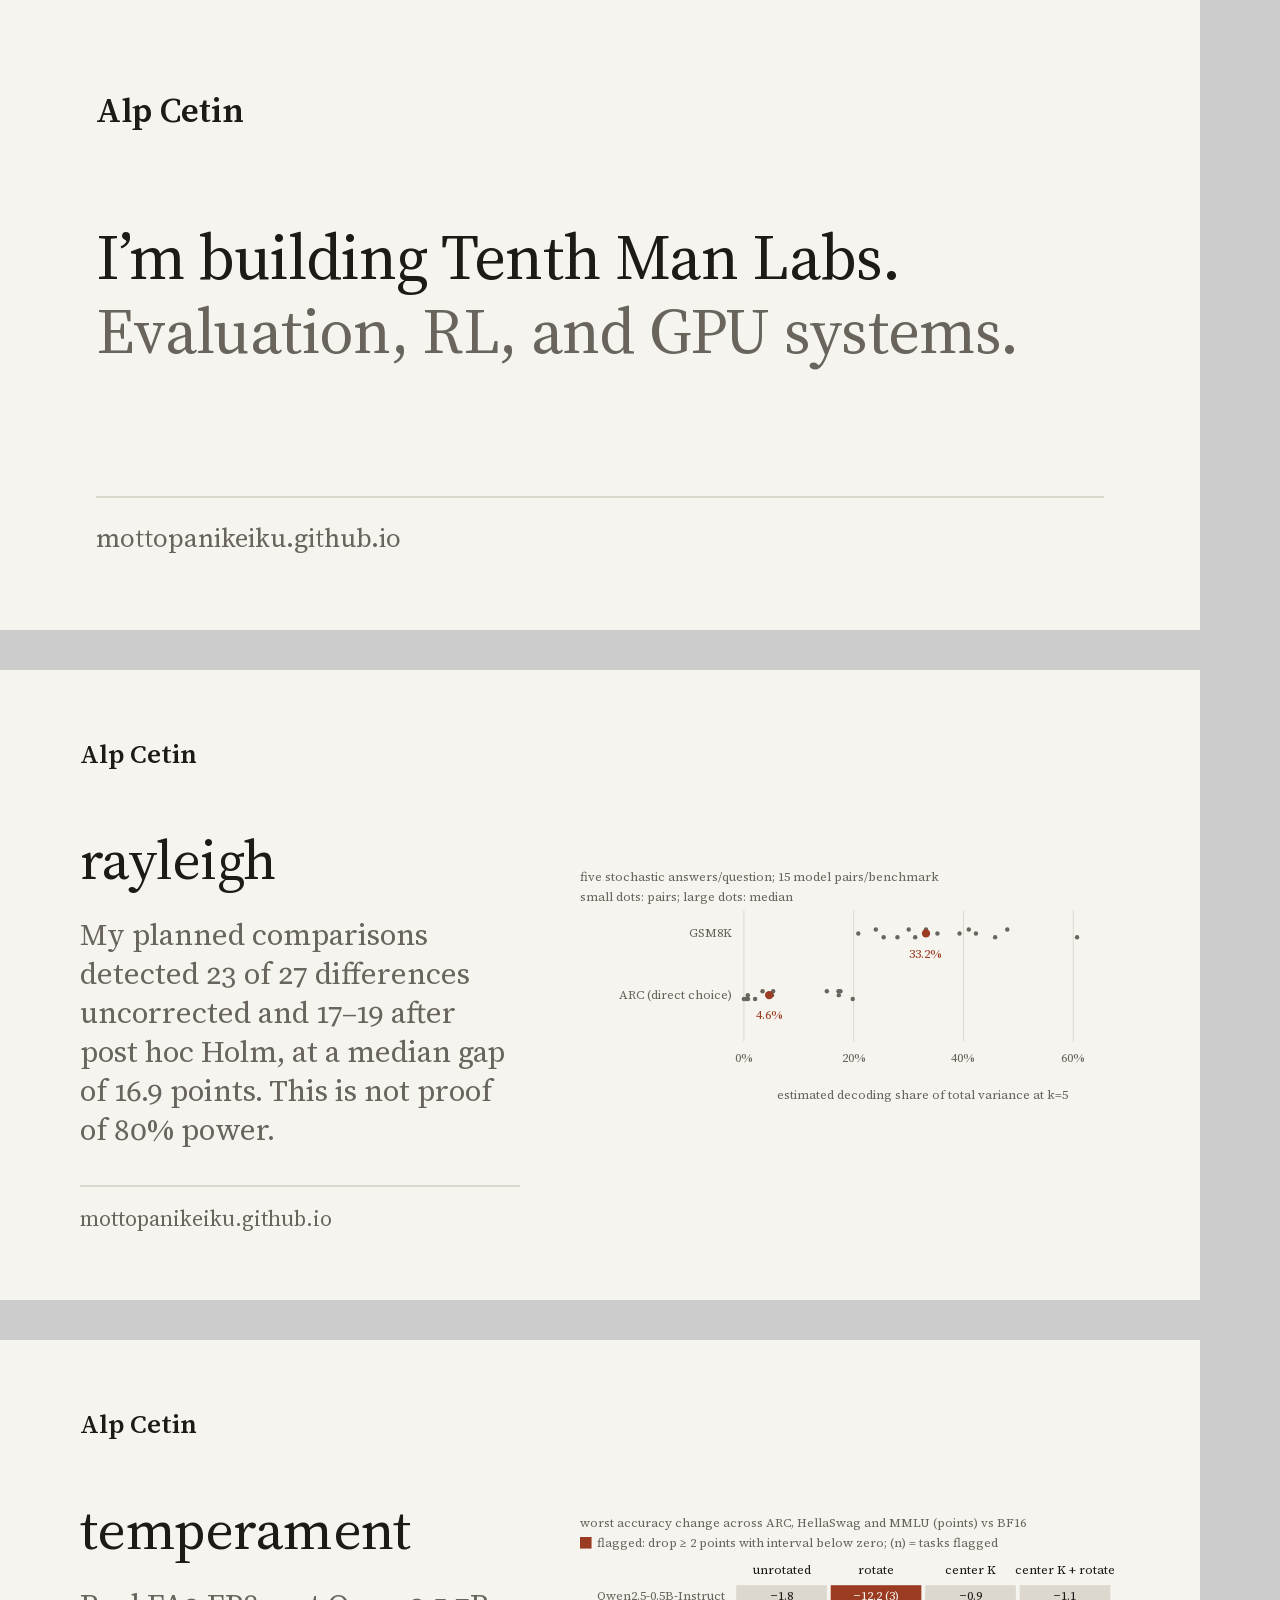
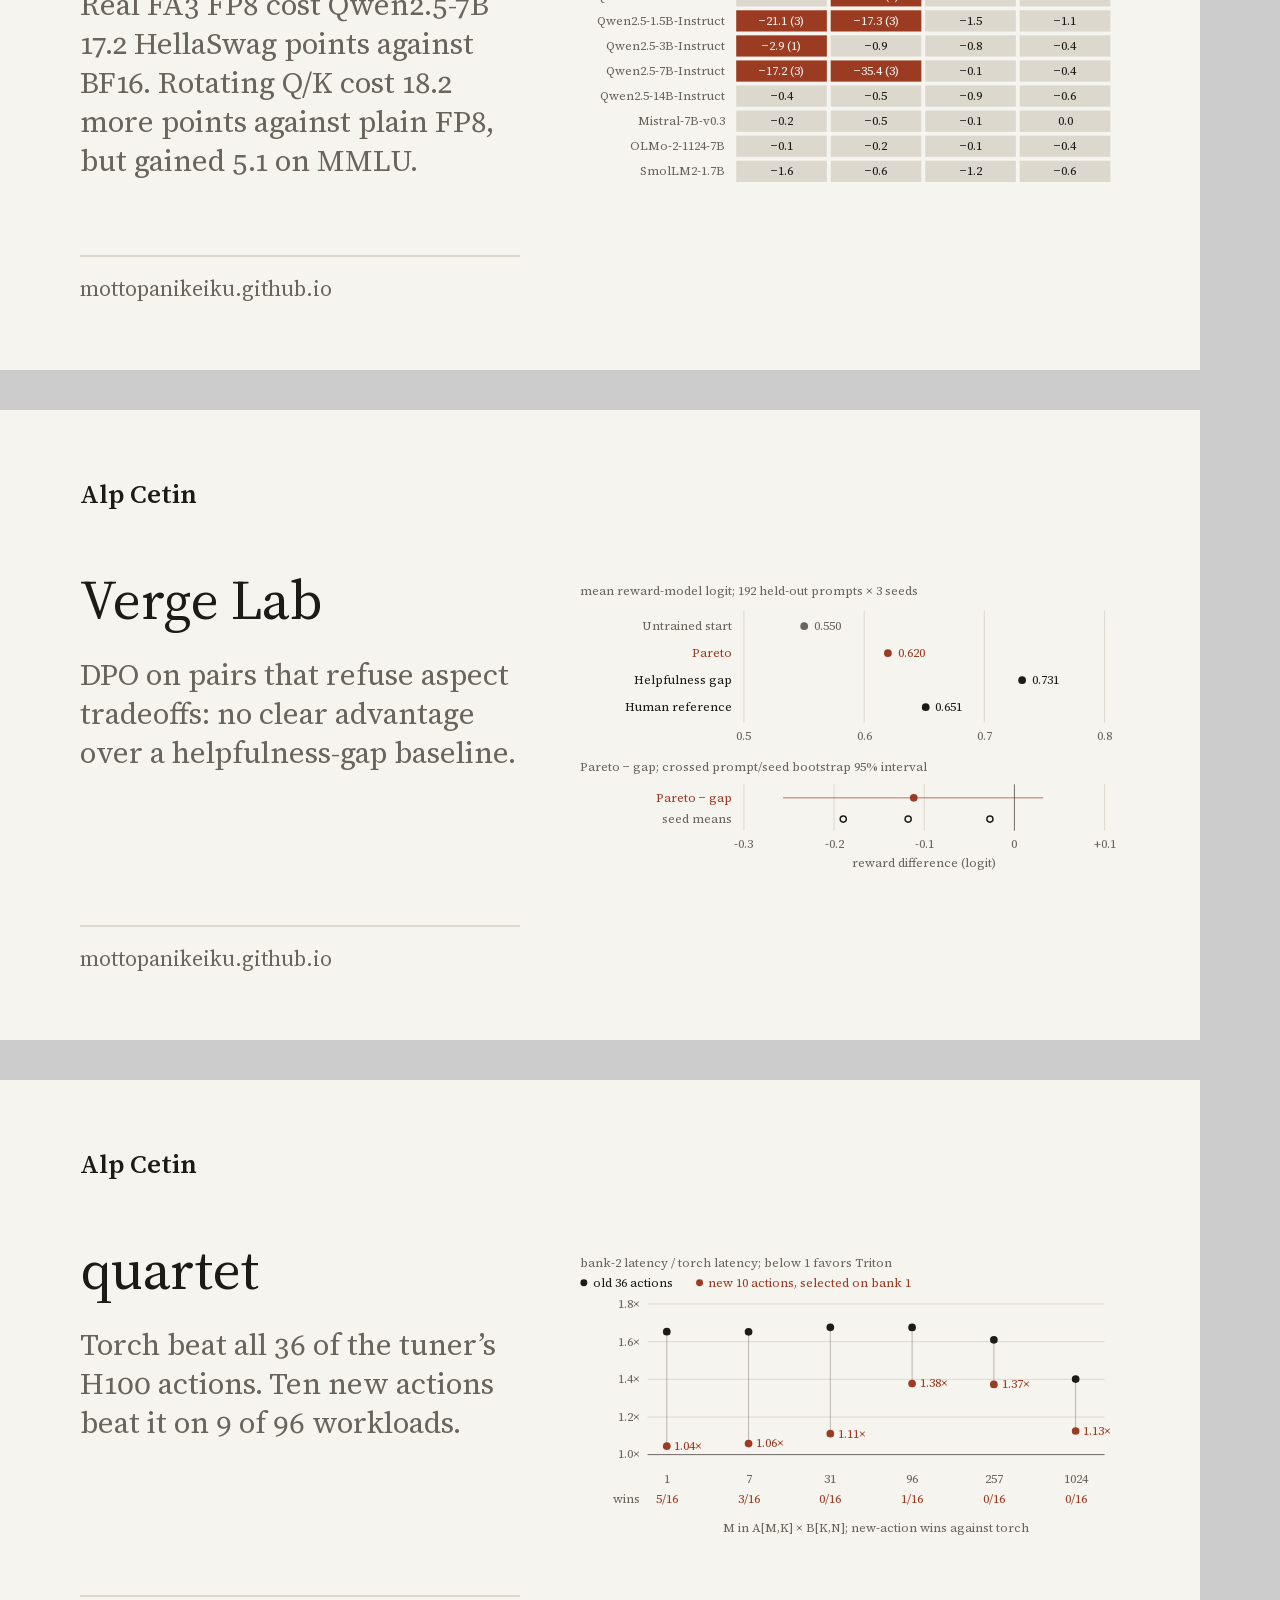
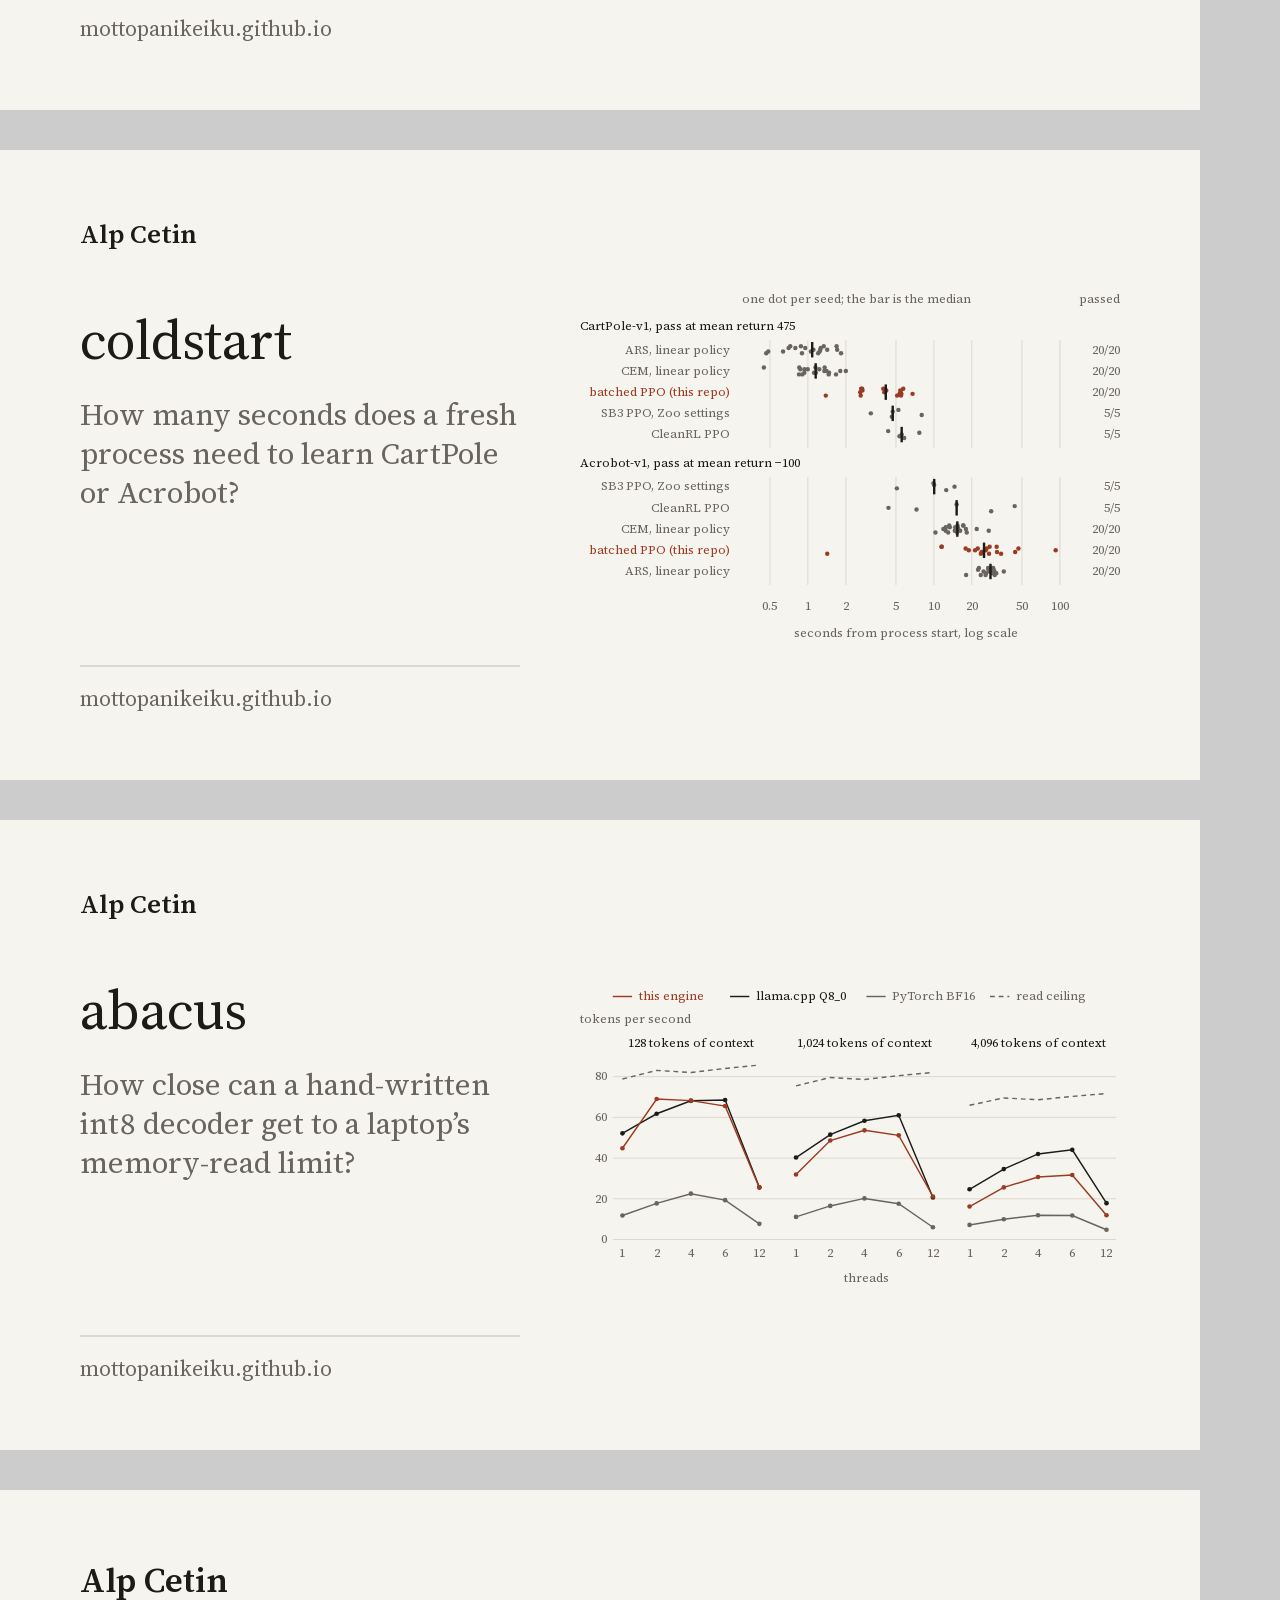
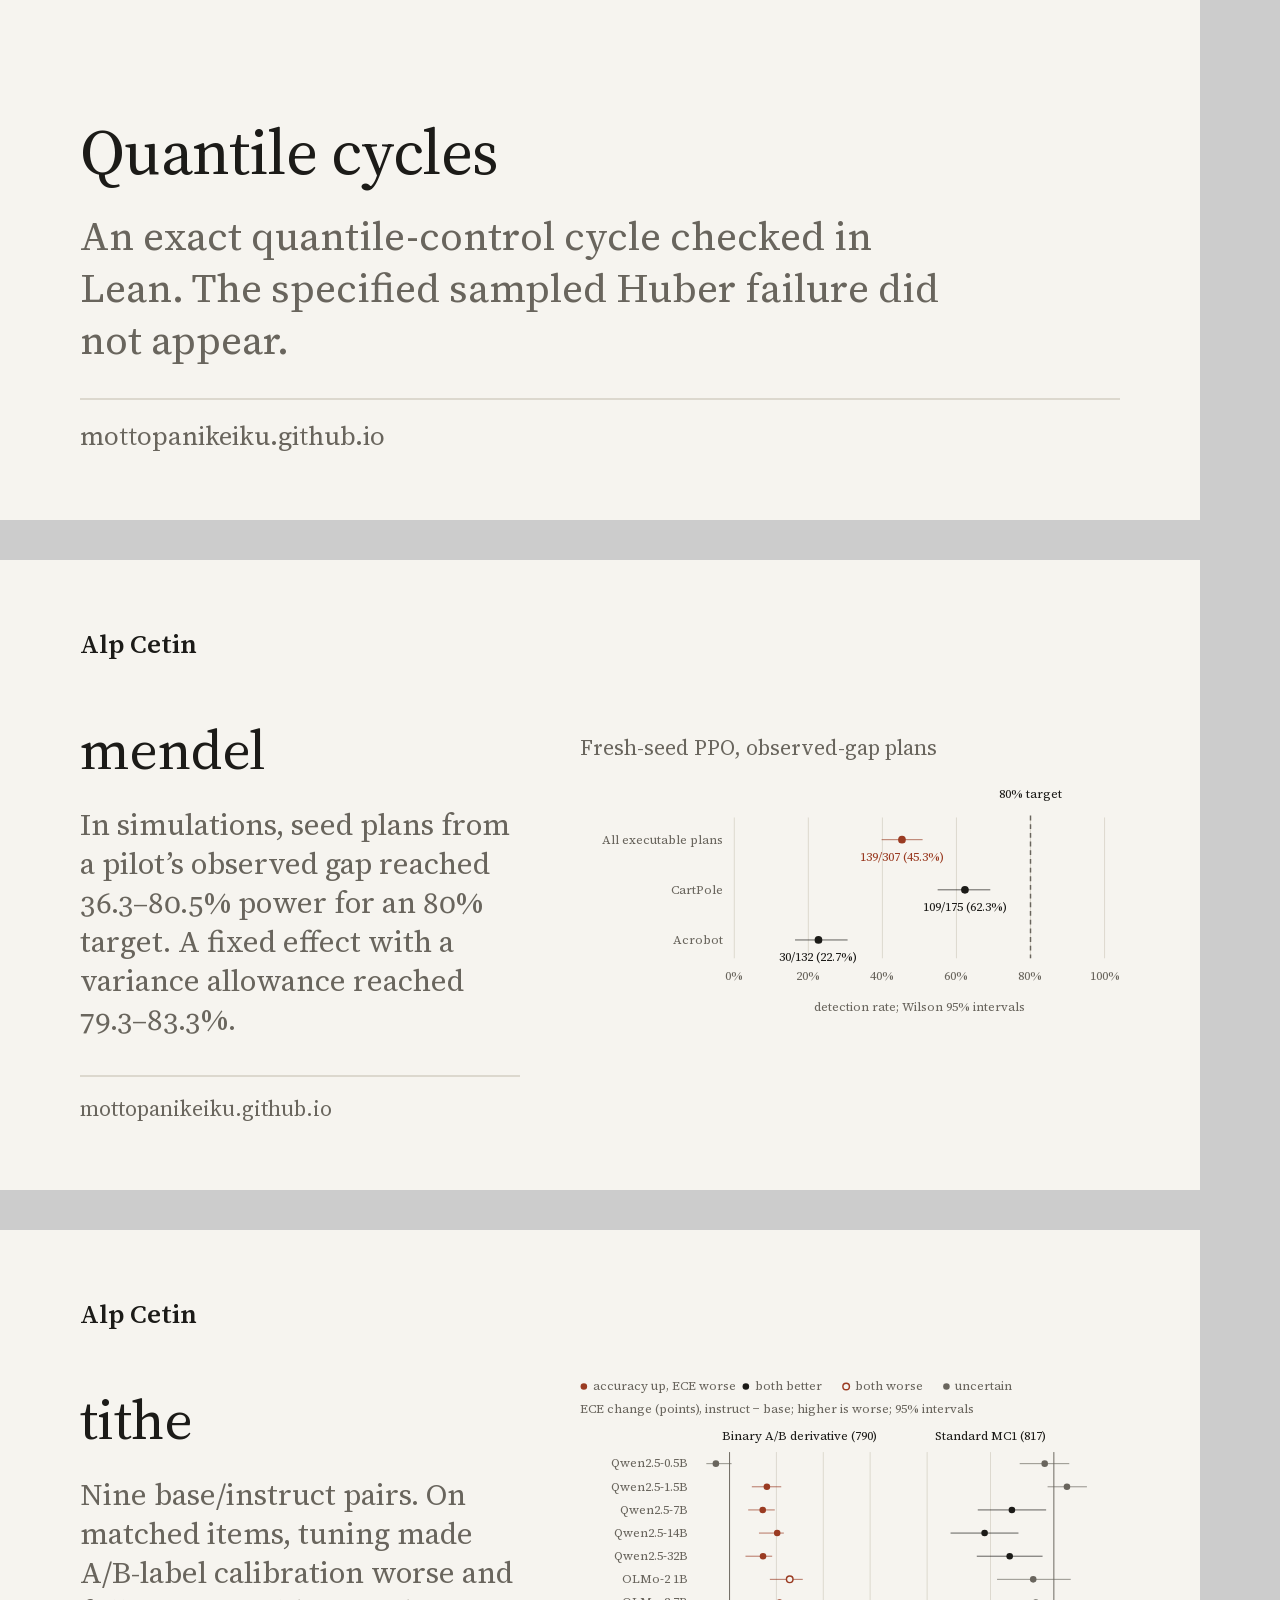
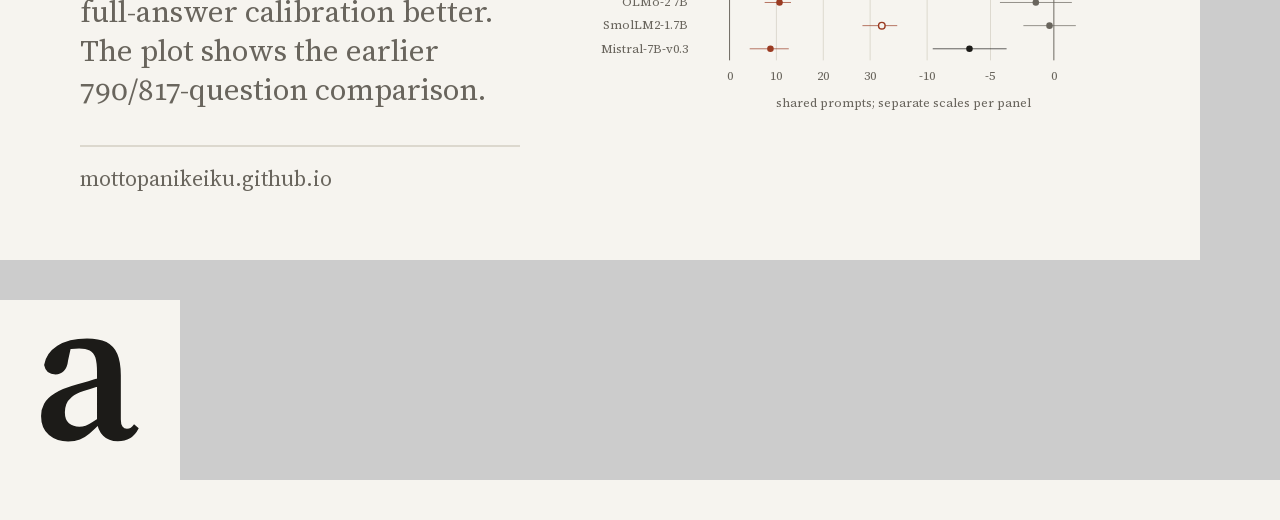
<file: tools/cards.html>
<!doctype html>
<!--
  Source for /og.png and /og/<project>.png (1200×630), and /apple-touch-icon.png (180×180).
  Run tools/figures.py to fill in the figures. `python tools/check_site.py --cards`
  then writes every /og/<project>.png; for /og.png and /apple-touch-icon.png, serve
  the repository root, open /tools/cards.html, and screenshot #og or #touch at device scale 1.
-->
<html lang="en">
<head>
<meta charset="utf-8">
<title>Cards</title>
<link rel="stylesheet" href="/site.css">
<style>
  body { margin: 0; background: #ccc; }
  .card {
    position: relative;
    background: var(--paper);
    color: var(--ink);
    overflow: hidden;
    margin-bottom: 40px;
  }
  #og, .project { width: 1200px; height: 630px; }
  #og .name {
    position: absolute;
    left: 96px;
    top: 84px;
    font-size: 34px;
    font-weight: 600;
  }
  #og .lede {
    position: absolute;
    left: 96px;
    right: 96px;
    top: 220px;
    font-family: "AC Display", var(--serif);
    font-size: 64px;
    line-height: 1.16;
    letter-spacing: -0.01em;
  }
  #og .lede span { color: var(--muted); }
  #og .url {
    position: absolute;
    left: 96px;
    right: 96px;
    bottom: 72px;
    padding-top: 20px;
    border-top: 2px solid #dcd8ce;
    font-size: 26px;
    color: var(--muted);
  }
  #touch { width: 180px; height: 180px; display: grid; place-items: center; }
  #touch img { width: 128px; height: 128px; }
  .project {
    box-sizing: border-box;
    padding: 64px 80px;
    display: grid;
    grid-template-columns: 440px 1fr;
    grid-template-rows: auto auto 1fr auto;
    column-gap: 60px;
  }
  .project > * { grid-column: 1; margin: 0; }
  .project .name { font-size: 26px; font-weight: 600; }
  .project h1 {
    margin-top: 56px;
    font-family: "AC Display", var(--serif);
    font-size: 56px;
    font-weight: 400;
    line-height: 1.08;
    letter-spacing: -0.01em;
    overflow-wrap: anywhere;
  }
  .project .question {
    margin-top: 24px;
    font-size: 30px;
    line-height: 1.3;
    color: var(--muted);
  }
  .project .url {
    padding-top: 16px;
    border-top: 2px solid #dcd8ce;
    font-size: 21px;
    color: var(--muted);
  }
  .project .plot { grid-column: 2; grid-row: 1 / -1; align-self: center; }
  .project .plot .chart { min-width: 0; }
  .project .plot-label { margin: 0 0 12px; font-size: 21px; color: var(--muted); }
  .project.text { grid-template-columns: 1fr; }
  .project.text h1 { margin-top: 110px; font-size: 64px; }
  .project.text .question { font-size: 40px; max-width: 24em; }
  .project.text .name { font-size: 34px; }
  .project.text .url { font-size: 26px; }
</style>
</head>
<body>
  <div class="card" id="og">
    <p class="name">Alp Cetin</p>
    <p class="lede">I’m building Tenth Man Labs.<br><span>Evaluation, RL, and GPU systems.</span></p>
    <p class="url">mottopanikeiku.github.io</p>
  </div>
  <div class="card project" id="og-eval-power">
    <p class="name">Alp Cetin</p>
    <h1>rayleigh</h1>
    <p class="question">My planned comparisons detected 23 of 27 differences uncorrected and 17–19 after post hoc Holm, at a median gap of 16.9 points. This is not proof of 80% power.</p>
    <p class="url">mottopanikeiku.github.io</p>
    <div class="plot"><!-- figure:eval-prospective --><svg class="chart" viewBox="0 0 560 250" role="img" aria-labelledby="eval-prospective-title eval-prospective-desc"><title id="eval-prospective-title">Estimated share of variance from decoding on GSM8K and direct-choice ARC</title><desc id="eval-prospective-desc">Estimated decoding contribution to paired item-mean variance with five stochastic answers per question. Fifteen model pairs per benchmark; median share is 33.2% on GSM8K and 4.6% on guided direct-choice ARC. These finite-pilot estimates are descriptive, not known population variance components.</desc><text x="0" y="18">five stochastic answers/question; 15 model pairs/benchmark</text><text x="0" y="38">small dots: pairs; large dots: median</text><line class="grid" x1="170" y1="48" x2="170" y2="184"/><text text-anchor="middle" x="170" y="205">0%</text><line class="grid" x1="283.8" y1="48" x2="283.8" y2="184"/><text text-anchor="middle" x="283.8" y="205">20%</text><line class="grid" x1="397.7" y1="48" x2="397.7" y2="184"/><text text-anchor="middle" x="397.7" y="205">40%</text><line class="grid" x1="511.5" y1="48" x2="511.5" y2="184"/><text text-anchor="middle" x="511.5" y="205">60%</text><text text-anchor="end" x="158" y="76">GSM8K</text><circle class="dot" cx="443.1" cy="68" r="2.3"/><circle class="dot" cx="393.6" cy="72" r="2.3"/><circle class="dot" cx="515.5" cy="76" r="2.3"/><circle class="dot" cx="403.2" cy="68" r="2.3"/><circle class="dot" cx="410.6" cy="72" r="2.3"/><circle class="dot" cx="430.5" cy="76" r="2.3"/><circle class="dot" cx="358.8" cy="68" r="2.3"/><circle class="dot" cx="357.6" cy="72" r="2.3"/><circle class="dot" cx="347.6" cy="76" r="2.3"/><circle class="dot" cx="340.9" cy="68" r="2.3"/><circle class="dot" cx="288.6" cy="72" r="2.3"/><circle class="dot" cx="329.2" cy="76" r="2.3"/><circle class="dot" cx="306.8" cy="68" r="2.3"/><circle class="dot" cx="370.7" cy="72" r="2.3"/><circle class="dot" cx="314.9" cy="76" r="2.3"/><circle class="dot em" cx="358.8" cy="72" r="4.3"/><text class="em" text-anchor="middle" x="358.8" y="97">33.2%</text><text text-anchor="end" x="158" y="140">ARC (direct choice)</text><circle class="dot" cx="200.3" cy="132" r="2.3"/><circle class="dot" cx="196.2" cy="136" r="2.3"/><circle class="dot" cx="282.8" cy="140" r="2.3"/><circle class="dot" cx="189.3" cy="132" r="2.3"/><circle class="dot" cx="199.1" cy="136" r="2.3"/><circle class="dot" cx="181.6" cy="140" r="2.3"/><circle class="dot" cx="268.1" cy="132" r="2.3"/><circle class="dot" cx="174" cy="136" r="2.3"/><circle class="dot" cx="172.4" cy="140" r="2.3"/><circle class="dot" cx="270.1" cy="132" r="2.3"/><circle class="dot" cx="195.5" cy="136" r="2.3"/><circle class="dot" cx="174.2" cy="140" r="2.3"/><circle class="dot" cx="256" cy="132" r="2.3"/><circle class="dot" cx="268.4" cy="136" r="2.3"/><circle class="dot" cx="170" cy="140" r="2.3"/><circle class="dot em" cx="196.2" cy="136" r="4.3"/><text class="em" text-anchor="middle" x="196.2" y="161">4.6%</text><text text-anchor="middle" x="355" y="244">estimated decoding share of total variance at k=5</text></svg><!-- /figure:eval-prospective --></div>
  </div>
  <div class="card project" id="og-attention-numerics">
    <p class="name">Alp Cetin</p>
    <h1>temperament</h1>
    <p class="question">Real FA3 FP8 cost Qwen2.5-7B 17.2 HellaSwag points against BF16. Rotating Q/K cost 18.2 more points against plain FP8, but gained 5.1 on MMLU.</p>
    <p class="url">mottopanikeiku.github.io</p>
    <div class="plot"><!-- figure:attention-accuracy --><svg class="chart" viewBox="0 0 560 300" role="img" aria-labelledby="attention-accuracy-title attention-accuracy-desc"><title id="attention-accuracy-title">FP8 attention accuracy change versus BF16 by checkpoint and variant</title><desc id="attention-accuracy-desc">Worst accuracy change versus native BF16 across ARC-Challenge, HellaSwag and MMLU, with real FA3 E4M3 attention in every layer on H100. These changes include plain FP8&#x27;s own loss, so the rotate column does not isolate rotation. Rotated FP8 is flagged on all three tasks for Qwen2.5-0.5B, 1.5B and 7B, down to -35.4 points on Qwen2.5-7B HellaSwag, of which unrotated FA3 already loses 17.2. Unrotated FA3 is flagged seven times. Key centering, with or without rotation, has no harm flags in 48 comparisons; its worst change is -1.5 points.</desc><text x="0" y="18">worst accuracy change across ARC, HellaSwag and MMLU (points) vs BF16</text><rect class="seg em" x="0" y="28" width="12" height="12"/><text x="18" y="38">flagged: drop ≥ 2 points with interval below zero; (n) = tasks flagged</text><text class="strong" text-anchor="middle" x="209" y="66">unrotated</text><text class="strong" text-anchor="middle" x="307" y="66">rotate</text><text class="strong" text-anchor="middle" x="405" y="66">center K</text><text class="strong" text-anchor="middle" x="503" y="66">center K + rotate</text><text text-anchor="end" x="150" y="93">Qwen2.5-0.5B-Instruct</text><rect class="seg light" x="162" y="78" width="94" height="22"/><text class="strong" text-anchor="middle" x="209" y="93">−1.8</text><rect class="seg em" x="260" y="78" width="94" height="22"/><text class="on-dark" text-anchor="middle" x="307" y="93">−12.2 (3)</text><rect class="seg light" x="358" y="78" width="94" height="22"/><text class="strong" text-anchor="middle" x="405" y="93">−0.9</text><rect class="seg light" x="456" y="78" width="94" height="22"/><text class="strong" text-anchor="middle" x="503" y="93">−1.1</text><text text-anchor="end" x="150" y="119">Qwen2.5-1.5B-Instruct</text><rect class="seg em" x="162" y="104" width="94" height="22"/><text class="on-dark" text-anchor="middle" x="209" y="119">−21.1 (3)</text><rect class="seg em" x="260" y="104" width="94" height="22"/><text class="on-dark" text-anchor="middle" x="307" y="119">−17.3 (3)</text><rect class="seg light" x="358" y="104" width="94" height="22"/><text class="strong" text-anchor="middle" x="405" y="119">−1.5</text><rect class="seg light" x="456" y="104" width="94" height="22"/><text class="strong" text-anchor="middle" x="503" y="119">−1.1</text><text text-anchor="end" x="150" y="145">Qwen2.5-3B-Instruct</text><rect class="seg em" x="162" y="130" width="94" height="22"/><text class="on-dark" text-anchor="middle" x="209" y="145">−2.9 (1)</text><rect class="seg light" x="260" y="130" width="94" height="22"/><text class="strong" text-anchor="middle" x="307" y="145">−0.9</text><rect class="seg light" x="358" y="130" width="94" height="22"/><text class="strong" text-anchor="middle" x="405" y="145">−0.8</text><rect class="seg light" x="456" y="130" width="94" height="22"/><text class="strong" text-anchor="middle" x="503" y="145">−0.4</text><text text-anchor="end" x="150" y="171">Qwen2.5-7B-Instruct</text><rect class="seg em" x="162" y="156" width="94" height="22"/><text class="on-dark" text-anchor="middle" x="209" y="171">−17.2 (3)</text><rect class="seg em" x="260" y="156" width="94" height="22"/><text class="on-dark" text-anchor="middle" x="307" y="171">−35.4 (3)</text><rect class="seg light" x="358" y="156" width="94" height="22"/><text class="strong" text-anchor="middle" x="405" y="171">−0.1</text><rect class="seg light" x="456" y="156" width="94" height="22"/><text class="strong" text-anchor="middle" x="503" y="171">−0.4</text><text text-anchor="end" x="150" y="197">Qwen2.5-14B-Instruct</text><rect class="seg light" x="162" y="182" width="94" height="22"/><text class="strong" text-anchor="middle" x="209" y="197">−0.4</text><rect class="seg light" x="260" y="182" width="94" height="22"/><text class="strong" text-anchor="middle" x="307" y="197">−0.5</text><rect class="seg light" x="358" y="182" width="94" height="22"/><text class="strong" text-anchor="middle" x="405" y="197">−0.9</text><rect class="seg light" x="456" y="182" width="94" height="22"/><text class="strong" text-anchor="middle" x="503" y="197">−0.6</text><text text-anchor="end" x="150" y="223">Mistral-7B-v0.3</text><rect class="seg light" x="162" y="208" width="94" height="22"/><text class="strong" text-anchor="middle" x="209" y="223">−0.2</text><rect class="seg light" x="260" y="208" width="94" height="22"/><text class="strong" text-anchor="middle" x="307" y="223">−0.5</text><rect class="seg light" x="358" y="208" width="94" height="22"/><text class="strong" text-anchor="middle" x="405" y="223">−0.1</text><rect class="seg light" x="456" y="208" width="94" height="22"/><text class="strong" text-anchor="middle" x="503" y="223">0.0</text><text text-anchor="end" x="150" y="249">OLMo-2-1124-7B</text><rect class="seg light" x="162" y="234" width="94" height="22"/><text class="strong" text-anchor="middle" x="209" y="249">−0.1</text><rect class="seg light" x="260" y="234" width="94" height="22"/><text class="strong" text-anchor="middle" x="307" y="249">−0.2</text><rect class="seg light" x="358" y="234" width="94" height="22"/><text class="strong" text-anchor="middle" x="405" y="249">−0.1</text><rect class="seg light" x="456" y="234" width="94" height="22"/><text class="strong" text-anchor="middle" x="503" y="249">−0.4</text><text text-anchor="end" x="150" y="275">SmolLM2-1.7B</text><rect class="seg light" x="162" y="260" width="94" height="22"/><text class="strong" text-anchor="middle" x="209" y="275">−1.6</text><rect class="seg light" x="260" y="260" width="94" height="22"/><text class="strong" text-anchor="middle" x="307" y="275">−0.6</text><rect class="seg light" x="358" y="260" width="94" height="22"/><text class="strong" text-anchor="middle" x="405" y="275">−1.2</text><rect class="seg light" x="456" y="260" width="94" height="22"/><text class="strong" text-anchor="middle" x="503" y="275">−0.6</text></svg><!-- /figure:attention-accuracy --></div>
  </div>
  <div class="card project" id="og-verge-lab">
    <p class="name">Alp Cetin</p>
    <h1>Verge Lab</h1>
    <p class="question">DPO on pairs that refuse aspect tradeoffs: no clear advantage over a helpfulness-gap baseline.</p>
    <p class="url">mottopanikeiku.github.io</p>
    <div class="plot"><!-- figure:verge-dpo --><svg class="chart" viewBox="0 0 560 304" role="img" aria-labelledby="verge-dpo-title verge-dpo-desc"><title id="verge-dpo-title">DPO on Pareto pairs versus helpfulness-gap pairs: no clear difference</title><desc id="verge-dpo-desc">Mean reward-model logit on 192 held-out HelpSteer2 prompts: untrained start 0.550, Pareto 0.620, helpfulness gap 0.731, human reference 0.651, each trained row over three seeds. Pareto minus gap is -0.112 with a crossed prompt and seed bootstrap 95% interval of -0.257 to +0.032; seed means are -0.027, -0.118 and -0.190.</desc><text x="0" y="18">mean reward-model logit; 192 held-out prompts × 3 seeds</text><line class="grid" x1="170" y1="34" x2="170" y2="150"/><text text-anchor="middle" x="170" y="168">0.5</text><line class="grid" x1="294.7" y1="34" x2="294.7" y2="150"/><text text-anchor="middle" x="294.7" y="168">0.6</text><line class="grid" x1="419.3" y1="34" x2="419.3" y2="150"/><text text-anchor="middle" x="419.3" y="168">0.7</text><line class="grid" x1="544" y1="34" x2="544" y2="150"/><text text-anchor="middle" x="544" y="168">0.8</text><text text-anchor="end" x="158" y="54">Untrained start</text><circle class="dot" cx="232.5" cy="50" r="4"/><text x="242.5" y="54">0.550</text><text class="em" text-anchor="end" x="158" y="82">Pareto</text><circle class="dot em" cx="319.3" cy="78" r="4"/><text class="em" x="329.3" y="82">0.620</text><text class="strong" text-anchor="end" x="158" y="110">Helpfulness gap</text><circle class="dot strong" cx="458.5" cy="106" r="4"/><text class="strong" x="468.5" y="110">0.731</text><text class="strong" text-anchor="end" x="158" y="138">Human reference</text><circle class="dot strong" cx="358.5" cy="134" r="4"/><text class="strong" x="368.5" y="138">0.651</text><text x="0" y="200">Pareto − gap; crossed prompt/seed bootstrap 95% interval</text><line class="grid" x1="170" y1="214" x2="170" y2="262"/><text text-anchor="middle" x="170" y="280">-0.3</text><line class="grid" x1="263.5" y1="214" x2="263.5" y2="262"/><text text-anchor="middle" x="263.5" y="280">-0.2</text><line class="grid" x1="357" y1="214" x2="357" y2="262"/><text text-anchor="middle" x="357" y="280">-0.1</text><line class="axis" x1="450.5" y1="214" x2="450.5" y2="262"/><text text-anchor="middle" x="450.5" y="280">0</text><line class="grid" x1="544" y1="214" x2="544" y2="262"/><text text-anchor="middle" x="544" y="280">+0.1</text><text class="em" text-anchor="end" x="158" y="232">Pareto − gap</text><line class="ci em" x1="210.5" y1="228" x2="480.2" y2="228"/><circle class="dot em" cx="346.1" cy="228" r="4"/><text text-anchor="end" x="158" y="254">seed means</text><circle class="dot hollow strong" cx="425.1" cy="250" r="3.2"/><circle class="dot hollow strong" cx="340.3" cy="250" r="3.2"/><circle class="dot hollow strong" cx="273" cy="250" r="3.2"/><text text-anchor="middle" x="357" y="300">reward difference (logit)</text></svg><!-- /figure:verge-dpo --></div>
  </div>
  <div class="card project" id="og-heliostune">
    <p class="name">Alp Cetin</p>
    <h1>quartet</h1>
    <p class="question">Torch beat all 36 of the tuner’s H100 actions. Ten new actions beat it on 9 of 96 workloads.</p>
    <p class="url">mottopanikeiku.github.io</p>
    <div class="plot"><!-- figure:helios-expansion --><svg class="chart" viewBox="0 0 560 300" role="img" aria-labelledby="helios-expansion-title helios-expansion-desc"><title id="helios-expansion-title">H100 latency relative to torch.matmul by row count, for the old and new Triton actions</title><desc id="helios-expansion-desc">Geometric-mean bank-2 latency relative to torch by row count M, 16 workloads per group. The old 36 actions range from 1.401 to 1.676 times torch. With the new actions selected on bank 1, ratios range from 1.045 at M=1 to 1.378 at M=96. New actions beat torch on 5, 3, 0, 1, 0 and 0 workloads and tie on one.</desc><text x="0" y="18">bank-2 latency / torch latency; below 1 favors Triton</text><circle class="dot strong" cx="4" cy="34" r="3.6"/><text class="strong" x="13" y="38">old 36 actions</text><circle class="dot em" cx="124" cy="34" r="3.6"/><text class="em" x="133" y="38">new 10 actions, selected on bank 1</text><line class="axis" x1="70" y1="212.2" x2="544" y2="212.2"/><text text-anchor="end" x="62" y="216.2">1.0×</text><line class="grid" x1="70" y1="173.2" x2="544" y2="173.2"/><text text-anchor="end" x="62" y="177.2">1.2×</text><line class="grid" x1="70" y1="134.1" x2="544" y2="134.1"/><text text-anchor="end" x="62" y="138.1">1.4×</text><line class="grid" x1="70" y1="95.1" x2="544" y2="95.1"/><text text-anchor="end" x="62" y="99.1">1.6×</text><line class="grid" x1="70" y1="56" x2="544" y2="56"/><text text-anchor="end" x="62" y="60">1.8×</text><text text-anchor="end" x="62" y="262">wins</text><line class="line faint" x1="90" y1="84.7" x2="90" y2="203.5"/><circle class="dot strong" cx="90" cy="84.7" r="4"/><circle class="dot em" cx="90" cy="203.5" r="4"/><text class="em" x="98" y="207.5">1.04×</text><text text-anchor="middle" x="90" y="242">1</text><text class="em" text-anchor="middle" x="90" y="262">5/16</text><line class="line faint" x1="174.8" y1="84.9" x2="174.8" y2="200.7"/><circle class="dot strong" cx="174.8" cy="84.9" r="4"/><circle class="dot em" cx="174.8" cy="200.7" r="4"/><text class="em" x="182.8" y="204.7">1.06×</text><text text-anchor="middle" x="174.8" y="242">7</text><text class="em" text-anchor="middle" x="174.8" y="262">3/16</text><line class="line faint" x1="259.6" y1="80.2" x2="259.6" y2="190.5"/><circle class="dot strong" cx="259.6" cy="80.2" r="4"/><circle class="dot em" cx="259.6" cy="190.5" r="4"/><text class="em" x="267.6" y="194.5">1.11×</text><text text-anchor="middle" x="259.6" y="242">31</text><text class="em" text-anchor="middle" x="259.6" y="262">0/16</text><line class="line faint" x1="344.4" y1="80.3" x2="344.4" y2="138.5"/><circle class="dot strong" cx="344.4" cy="80.3" r="4"/><circle class="dot em" cx="344.4" cy="138.5" r="4"/><text class="em" x="352.4" y="142.5">1.38×</text><text text-anchor="middle" x="344.4" y="242">96</text><text class="em" text-anchor="middle" x="344.4" y="262">1/16</text><line class="line faint" x1="429.2" y1="93.2" x2="429.2" y2="139.4"/><circle class="dot strong" cx="429.2" cy="93.2" r="4"/><circle class="dot em" cx="429.2" cy="139.4" r="4"/><text class="em" x="437.2" y="143.4">1.37×</text><text text-anchor="middle" x="429.2" y="242">257</text><text class="em" text-anchor="middle" x="429.2" y="262">0/16</text><line class="line faint" x1="514" y1="133.9" x2="514" y2="187.7"/><circle class="dot strong" cx="514" cy="133.9" r="4"/><circle class="dot em" cx="514" cy="187.7" r="4"/><text class="em" x="522" y="191.7">1.13×</text><text text-anchor="middle" x="514" y="242">1024</text><text class="em" text-anchor="middle" x="514" y="262">0/16</text><text text-anchor="middle" x="307" y="292">M in A[M,K] × B[K,N]; new-action wins against torch</text></svg><!-- /figure:helios-expansion --></div>
  </div>
  <div class="card project" id="og-control-clock">
    <p class="name">Alp Cetin</p>
    <h1>coldstart</h1>
    <p class="question">How many seconds does a fresh process need to learn CartPole or Acrobot?</p>
    <p class="url">mottopanikeiku.github.io</p>
    <div class="plot"><!-- figure:control-clock --><svg class="chart" viewBox="0 0 560 368" role="img" aria-labelledby="control-clock-title control-clock-desc"><title id="control-clock-title">Seconds from process start to a passing policy, per seed</title><desc id="control-clock-desc">Median seconds by method. CartPole-v1: ARS 1.08 s; CEM 1.15 s; batched PPO 4.15 s; Stable-Baselines3 PPO 4.72 s; CleanRL PPO 5.55 s. Acrobot-v1: Stable-Baselines3 PPO 10.05 s; CleanRL PPO 15.15 s; CEM 15.34 s; batched PPO 25.01 s; ARS 28.15 s. 140 of 140 runs passed.</desc><text x="168" y="16">one dot per seed; the bar is the median</text><text text-anchor="end" x="560" y="16">passed</text><text class="strong" x="0" y="44">CartPole-v1, pass at mean return 475</text><line class="grid" x1="197" y1="54" x2="197" y2="166"/><line class="grid" x1="236.3" y1="54" x2="236.3" y2="166"/><line class="grid" x1="275.7" y1="54" x2="275.7" y2="166"/><line class="grid" x1="327.7" y1="54" x2="327.7" y2="166"/><line class="grid" x1="367" y1="54" x2="367" y2="166"/><line class="grid" x1="406.3" y1="54" x2="406.3" y2="166"/><line class="grid" x1="458.3" y1="54" x2="458.3" y2="166"/><line class="grid" x1="497.7" y1="54" x2="497.7" y2="166"/><text text-anchor="end" x="156" y="68">ARS, linear policy</text><circle class="dot" cx="266.1" cy="60.4" r="2.3"/><circle class="dot" cx="249.6" cy="62.2" r="2.3"/><circle class="dot" cx="256.4" cy="64" r="2.3"/><circle class="dot" cx="239.5" cy="65.8" r="2.3"/><circle class="dot" cx="247" cy="67.6" r="2.3"/><circle class="dot" cx="229.1" cy="60.4" r="2.3"/><circle class="dot" cx="233.6" cy="62.2" r="2.3"/><circle class="dot" cx="249.2" cy="64" r="2.3"/><circle class="dot" cx="210.6" cy="65.8" r="2.3"/><circle class="dot" cx="230.2" cy="67.6" r="2.3"/><circle class="dot" cx="252.8" cy="60.4" r="2.3"/><circle class="dot" cx="223.3" cy="62.2" r="2.3"/><circle class="dot" cx="242.1" cy="64" r="2.3"/><circle class="dot" cx="195.2" cy="65.8" r="2.3"/><circle class="dot" cx="193.1" cy="67.6" r="2.3"/><circle class="dot" cx="218" cy="60.4" r="2.3"/><circle class="dot" cx="216.3" cy="62.2" r="2.3"/><circle class="dot" cx="266.7" cy="64" r="2.3"/><circle class="dot" cx="248.5" cy="65.8" r="2.3"/><circle class="dot" cx="270.7" cy="67.6" r="2.3"/><line class="mean" x1="240.8" y1="56" x2="240.8" y2="72"/><text text-anchor="end" x="560" y="68">20/20</text><text text-anchor="end" x="156" y="90">CEM, linear policy</text><circle class="dot" cx="253.7" cy="82.4" r="2.3"/><circle class="dot" cx="248.1" cy="84.2" r="2.3"/><circle class="dot" cx="253.4" cy="86" r="2.3"/><circle class="dot" cx="232.6" cy="87.8" r="2.3"/><circle class="dot" cx="257.9" cy="89.6" r="2.3"/><circle class="dot" cx="190.7" cy="82.4" r="2.3"/><circle class="dot" cx="236.2" cy="84.2" r="2.3"/><circle class="dot" cx="275.7" cy="86" r="2.3"/><circle class="dot" cx="258.3" cy="87.8" r="2.3"/><circle class="dot" cx="265.5" cy="89.6" r="2.3"/><circle class="dot" cx="244.2" cy="82.4" r="2.3"/><circle class="dot" cx="228.5" cy="84.2" r="2.3"/><circle class="dot" cx="255.7" cy="86" r="2.3"/><circle class="dot" cx="242.7" cy="87.8" r="2.3"/><circle class="dot" cx="227.1" cy="89.6" r="2.3"/><circle class="dot" cx="227.4" cy="82.4" r="2.3"/><circle class="dot" cx="232.8" cy="84.2" r="2.3"/><circle class="dot" cx="269.9" cy="86" r="2.3"/><circle class="dot" cx="244.6" cy="87.8" r="2.3"/><circle class="dot" cx="230.6" cy="89.6" r="2.3"/><line class="mean" x1="244.4" y1="78" x2="244.4" y2="94"/><text text-anchor="end" x="560" y="90">20/20</text><text class="em" text-anchor="end" x="156" y="112">batched PPO (this repo)</text><circle class="dot em" cx="335.2" cy="104.4" r="2.3"/><circle class="dot em" cx="316.7" cy="106.2" r="2.3"/><circle class="dot em" cx="315.6" cy="108" r="2.3"/><circle class="dot em" cx="332.8" cy="109.8" r="2.3"/><circle class="dot em" cx="254.9" cy="111.6" r="2.3"/><circle class="dot em" cx="291.6" cy="104.4" r="2.3"/><circle class="dot em" cx="292.9" cy="106.2" r="2.3"/><circle class="dot em" cx="316.1" cy="108" r="2.3"/><circle class="dot em" cx="333.3" cy="109.8" r="2.3"/><circle class="dot em" cx="332.9" cy="111.6" r="2.3"/><circle class="dot em" cx="292.6" cy="104.4" r="2.3"/><circle class="dot em" cx="332.1" cy="106.2" r="2.3"/><circle class="dot em" cx="290.6" cy="108" r="2.3"/><circle class="dot em" cx="331.4" cy="109.8" r="2.3"/><circle class="dot em" cx="291.1" cy="111.6" r="2.3"/><circle class="dot em" cx="314.5" cy="104.4" r="2.3"/><circle class="dot em" cx="317.6" cy="106.2" r="2.3"/><circle class="dot em" cx="332.6" cy="108" r="2.3"/><circle class="dot em" cx="344.9" cy="109.8" r="2.3"/><circle class="dot em" cx="328.9" cy="111.6" r="2.3"/><line class="mean" x1="317.1" y1="100" x2="317.1" y2="116"/><text text-anchor="end" x="560" y="112">20/20</text><text text-anchor="end" x="156" y="134">SB3 PPO, Zoo settings</text><circle class="dot" cx="330.2" cy="126.4" r="2.3"/><circle class="dot" cx="324.3" cy="128.2" r="2.3"/><circle class="dot" cx="301.6" cy="130" r="2.3"/><circle class="dot" cx="354.4" cy="131.8" r="2.3"/><circle class="dot" cx="323.4" cy="133.6" r="2.3"/><line class="mean" x1="324.3" y1="122" x2="324.3" y2="138"/><text text-anchor="end" x="560" y="134">5/5</text><text text-anchor="end" x="156" y="156">CleanRL PPO</text><circle class="dot" cx="319.6" cy="148.4" r="2.3"/><circle class="dot" cx="351.9" cy="150.2" r="2.3"/><circle class="dot" cx="333.6" cy="152" r="2.3"/><circle class="dot" cx="331.3" cy="153.8" r="2.3"/><circle class="dot" cx="336.2" cy="155.6" r="2.3"/><line class="mean" x1="333.6" y1="144" x2="333.6" y2="160"/><text text-anchor="end" x="560" y="156">5/5</text><text class="strong" x="0" y="186">Acrobot-v1, pass at mean return −100</text><line class="grid" x1="197" y1="196" x2="197" y2="308"/><line class="grid" x1="236.3" y1="196" x2="236.3" y2="308"/><line class="grid" x1="275.7" y1="196" x2="275.7" y2="308"/><line class="grid" x1="327.7" y1="196" x2="327.7" y2="308"/><line class="grid" x1="367" y1="196" x2="367" y2="308"/><line class="grid" x1="406.3" y1="196" x2="406.3" y2="308"/><line class="grid" x1="458.3" y1="196" x2="458.3" y2="308"/><line class="grid" x1="497.7" y1="196" x2="497.7" y2="308"/><text text-anchor="end" x="156" y="210">SB3 PPO, Zoo settings</text><circle class="dot" cx="366.6" cy="202.4" r="2.3"/><circle class="dot" cx="367.3" cy="204.2" r="2.3"/><circle class="dot" cx="388.4" cy="206" r="2.3"/><circle class="dot" cx="328.6" cy="207.8" r="2.3"/><circle class="dot" cx="379.8" cy="209.6" r="2.3"/><line class="mean" x1="367.3" y1="198" x2="367.3" y2="214"/><text text-anchor="end" x="560" y="210">5/5</text><text text-anchor="end" x="156" y="232">CleanRL PPO</text><circle class="dot" cx="390.6" cy="224.4" r="2.3"/><circle class="dot" cx="450.8" cy="226.2" r="2.3"/><circle class="dot" cx="319.9" cy="228" r="2.3"/><circle class="dot" cx="349" cy="229.8" r="2.3"/><circle class="dot" cx="426.4" cy="231.6" r="2.3"/><line class="mean" x1="390.6" y1="220" x2="390.6" y2="236"/><text text-anchor="end" x="560" y="232">5/5</text><text text-anchor="end" x="156" y="254">CEM, linear policy</text><circle class="dot" cx="397.6" cy="246.4" r="2.3"/><circle class="dot" cx="383.5" cy="248.2" r="2.3"/><circle class="dot" cx="400.2" cy="250" r="2.3"/><circle class="dot" cx="394.3" cy="251.8" r="2.3"/><circle class="dot" cx="401.1" cy="253.6" r="2.3"/><circle class="dot" cx="397.4" cy="246.4" r="2.3"/><circle class="dot" cx="379.3" cy="248.2" r="2.3"/><circle class="dot" cx="376.8" cy="250" r="2.3"/><circle class="dot" cx="379.3" cy="251.8" r="2.3"/><circle class="dot" cx="391.1" cy="253.6" r="2.3"/><circle class="dot" cx="391.4" cy="246.4" r="2.3"/><circle class="dot" cx="391.7" cy="248.2" r="2.3"/><circle class="dot" cx="392.3" cy="250" r="2.3"/><circle class="dot" cx="423.9" cy="251.8" r="2.3"/><circle class="dot" cx="368.6" cy="253.6" r="2.3"/><circle class="dot" cx="382.9" cy="246.4" r="2.3"/><circle class="dot" cx="389.1" cy="248.2" r="2.3"/><circle class="dot" cx="411.4" cy="250" r="2.3"/><circle class="dot" cx="388.7" cy="251.8" r="2.3"/><circle class="dot" cx="381.8" cy="253.6" r="2.3"/><line class="mean" x1="391.3" y1="242" x2="391.3" y2="258"/><text text-anchor="end" x="560" y="254">20/20</text><text class="em" text-anchor="end" x="156" y="276">batched PPO (this repo)</text><circle class="dot em" cx="375.2" cy="268.4" r="2.3"/><circle class="dot em" cx="421.7" cy="270.2" r="2.3"/><circle class="dot em" cx="403.2" cy="272" r="2.3"/><circle class="dot em" cx="432.4" cy="273.8" r="2.3"/><circle class="dot em" cx="436.7" cy="275.6" r="2.3"/><circle class="dot em" cx="374.8" cy="268.4" r="2.3"/><circle class="dot em" cx="454.7" cy="270.2" r="2.3"/><circle class="dot em" cx="420.8" cy="272" r="2.3"/><circle class="dot em" cx="451.3" cy="273.8" r="2.3"/><circle class="dot em" cx="424.2" cy="275.6" r="2.3"/><circle class="dot em" cx="424.8" cy="268.4" r="2.3"/><circle class="dot em" cx="399.9" cy="270.2" r="2.3"/><circle class="dot em" cx="493.3" cy="272" r="2.3"/><circle class="dot em" cx="416.5" cy="273.8" r="2.3"/><circle class="dot em" cx="415.7" cy="275.6" r="2.3"/><circle class="dot em" cx="432.1" cy="268.4" r="2.3"/><circle class="dot em" cx="412.5" cy="270.2" r="2.3"/><circle class="dot em" cx="409.7" cy="272" r="2.3"/><circle class="dot em" cx="417.2" cy="273.8" r="2.3"/><circle class="dot em" cx="256.4" cy="275.6" r="2.3"/><line class="mean" x1="419" y1="264" x2="419" y2="280"/><text text-anchor="end" x="560" y="276">20/20</text><text text-anchor="end" x="156" y="298">ARS, linear policy</text><circle class="dot" cx="413.7" cy="290.4" r="2.3"/><circle class="dot" cx="412.8" cy="292.2" r="2.3"/><circle class="dot" cx="418.5" cy="294" r="2.3"/><circle class="dot" cx="427.2" cy="295.8" r="2.3"/><circle class="dot" cx="430.1" cy="297.6" r="2.3"/><circle class="dot" cx="427.1" cy="290.4" r="2.3"/><circle class="dot" cx="423.6" cy="292.2" r="2.3"/><circle class="dot" cx="429.8" cy="294" r="2.3"/><circle class="dot" cx="431.7" cy="295.8" r="2.3"/><circle class="dot" cx="415.6" cy="297.6" r="2.3"/><circle class="dot" cx="428.5" cy="290.4" r="2.3"/><circle class="dot" cx="427.2" cy="292.2" r="2.3"/><circle class="dot" cx="439.5" cy="294" r="2.3"/><circle class="dot" cx="421" cy="295.8" r="2.3"/><circle class="dot" cx="400.4" cy="297.6" r="2.3"/><circle class="dot" cx="423.3" cy="290.4" r="2.3"/><circle class="dot" cx="428.9" cy="292.2" r="2.3"/><circle class="dot" cx="424.3" cy="294" r="2.3"/><circle class="dot" cx="430.6" cy="295.8" r="2.3"/><circle class="dot" cx="420.6" cy="297.6" r="2.3"/><line class="mean" x1="425.7" y1="286" x2="425.7" y2="302"/><text text-anchor="end" x="560" y="298">20/20</text><text text-anchor="middle" x="197" y="334">0.5</text><text text-anchor="middle" x="236.3" y="334">1</text><text text-anchor="middle" x="275.7" y="334">2</text><text text-anchor="middle" x="327.7" y="334">5</text><text text-anchor="middle" x="367" y="334">10</text><text text-anchor="middle" x="406.3" y="334">20</text><text text-anchor="middle" x="458.3" y="334">50</text><text text-anchor="middle" x="497.7" y="334">100</text><text text-anchor="middle" x="338" y="362">seconds from process start, log scale</text></svg><!-- /figure:control-clock --></div>
  </div>
  <div class="card project" id="og-cpu-decode">
    <p class="name">Alp Cetin</p>
    <h1>abacus</h1>
    <p class="question">How close can a hand-written int8 decoder get to a laptop’s memory-read limit?</p>
    <p class="url">mottopanikeiku.github.io</p>
    <div class="plot"><!-- figure:cpu-decode --><svg class="chart" viewBox="0 0 560 316" role="img" aria-labelledby="cpu-decode-title cpu-decode-desc"><title id="cpu-decode-title">Decoding speed against thread count at three context lengths</title><desc id="cpu-decode-desc">With 128 tokens of context and 2 threads, the engine decodes 69.0 tokens per second, 83% of the read ceiling, against 61.8 for llama.cpp. With 4,096 tokens and 6 threads, it decodes 31.7 against 44.1. Every method slows sharply at 12 threads.</desc><line class="line em" x1="34" y1="14" x2="54" y2="14"/><text class="em" x="61" y="18">this engine</text><line class="line strong" x1="155.6" y1="14" x2="175.6" y2="14"/><text class="strong" x="182.6" y="18">llama.cpp Q8_0</text><line class="line" x1="297" y1="14" x2="317" y2="14"/><text x="324" y="18">PyTorch BF16</text><line class="line dash" x1="425.2" y1="14" x2="445.2" y2="14"/><text x="452.2" y="18">read ceiling</text><text x="0" y="42">tokens per second</text><line class="grid" x1="34" y1="266" x2="556" y2="266"/><text text-anchor="end" x="28" y="270">0</text><line class="grid" x1="34" y1="223.8" x2="556" y2="223.8"/><text text-anchor="end" x="28" y="227.8">20</text><line class="grid" x1="34" y1="181.6" x2="556" y2="181.6"/><text text-anchor="end" x="28" y="185.6">40</text><line class="grid" x1="34" y1="139.3" x2="556" y2="139.3"/><text text-anchor="end" x="28" y="143.3">60</text><line class="grid" x1="34" y1="97.1" x2="556" y2="97.1"/><text text-anchor="end" x="28" y="101.1">80</text><text class="strong" text-anchor="middle" x="115" y="66">128 tokens of context</text><path class="line dash" d="M44 99.6 L79.5 90.6 L115 92.8 L150.5 88.6 L186 85.1"/><path class="line" d="M44 241.1 L79.5 228.6 L115 218.5 L150.5 225.2 L186 249.8"/><circle class="dot" cx="44" cy="241.1" r="2.4"/><circle class="dot" cx="79.5" cy="228.6" r="2.4"/><circle class="dot" cx="115" cy="218.5" r="2.4"/><circle class="dot" cx="150.5" cy="225.2" r="2.4"/><circle class="dot" cx="186" cy="249.8" r="2.4"/><path class="line strong" d="M44 155.9 L79.5 135.6 L115 122.2 L150.5 121.3 L186 211.9"/><circle class="dot strong" cx="44" cy="155.9" r="2.4"/><circle class="dot strong" cx="79.5" cy="135.6" r="2.4"/><circle class="dot strong" cx="115" cy="122.2" r="2.4"/><circle class="dot strong" cx="150.5" cy="121.3" r="2.4"/><circle class="dot strong" cx="186" cy="211.9" r="2.4"/><path class="line em" d="M44 171.4 L79.5 120.3 L115 122 L150.5 127.6 L186 212.2"/><circle class="dot em" cx="44" cy="171.4" r="2.4"/><circle class="dot em" cx="79.5" cy="120.3" r="2.4"/><circle class="dot em" cx="115" cy="122" r="2.4"/><circle class="dot em" cx="150.5" cy="127.6" r="2.4"/><circle class="dot em" cx="186" cy="212.2" r="2.4"/><text text-anchor="middle" x="44" y="284">1</text><text text-anchor="middle" x="79.5" y="284">2</text><text text-anchor="middle" x="115" y="284">4</text><text text-anchor="middle" x="150.5" y="284">6</text><text text-anchor="middle" x="186" y="284">12</text><text class="strong" text-anchor="middle" x="295" y="66">1,024 tokens of context</text><path class="line dash" d="M224 106.7 L259.5 98 L295 100.1 L330.5 96.1 L366 92.7"/><path class="line" d="M224 242.6 L259.5 231.2 L295 223.4 L330.5 228.9 L366 253.3"/><circle class="dot" cx="224" cy="242.6" r="2.4"/><circle class="dot" cx="259.5" cy="231.2" r="2.4"/><circle class="dot" cx="295" cy="223.4" r="2.4"/><circle class="dot" cx="330.5" cy="228.9" r="2.4"/><circle class="dot" cx="366" cy="253.3" r="2.4"/><path class="line strong" d="M224 181 L259.5 157.3 L295 142.9 L330.5 137.1 L366 222.5"/><circle class="dot strong" cx="224" cy="181" r="2.4"/><circle class="dot strong" cx="259.5" cy="157.3" r="2.4"/><circle class="dot strong" cx="295" cy="142.9" r="2.4"/><circle class="dot strong" cx="330.5" cy="137.1" r="2.4"/><circle class="dot strong" cx="366" cy="222.5" r="2.4"/><path class="line em" d="M224 198.6 L259.5 163.4 L295 152.8 L330.5 158 L366 221.4"/><circle class="dot em" cx="224" cy="198.6" r="2.4"/><circle class="dot em" cx="259.5" cy="163.4" r="2.4"/><circle class="dot em" cx="295" cy="152.8" r="2.4"/><circle class="dot em" cx="330.5" cy="158" r="2.4"/><circle class="dot em" cx="366" cy="221.4" r="2.4"/><text text-anchor="middle" x="224" y="284">1</text><text text-anchor="middle" x="259.5" y="284">2</text><text text-anchor="middle" x="295" y="284">4</text><text text-anchor="middle" x="330.5" y="284">6</text><text text-anchor="middle" x="366" y="284">12</text><text class="strong" text-anchor="middle" x="475" y="66">4,096 tokens of context</text><path class="line dash" d="M404 126.8 L439.5 119.2 L475 121.1 L510.5 117.6 L546 114.6"/><path class="line" d="M404 250.9 L439.5 245 L475 240.8 L510.5 241.1 L546 255.9"/><circle class="dot" cx="404" cy="250.9" r="2.4"/><circle class="dot" cx="439.5" cy="245" r="2.4"/><circle class="dot" cx="475" cy="240.8" r="2.4"/><circle class="dot" cx="510.5" cy="241.1" r="2.4"/><circle class="dot" cx="546" cy="255.9" r="2.4"/><path class="line strong" d="M404 213.9 L439.5 193 L475 177.3 L510.5 173 L546 228.3"/><circle class="dot strong" cx="404" cy="213.9" r="2.4"/><circle class="dot strong" cx="439.5" cy="193" r="2.4"/><circle class="dot strong" cx="475" cy="177.3" r="2.4"/><circle class="dot strong" cx="510.5" cy="173" r="2.4"/><circle class="dot strong" cx="546" cy="228.3" r="2.4"/><path class="line em" d="M404 231.8 L439.5 212 L475 201.2 L510.5 199.1 L546 240.8"/><circle class="dot em" cx="404" cy="231.8" r="2.4"/><circle class="dot em" cx="439.5" cy="212" r="2.4"/><circle class="dot em" cx="475" cy="201.2" r="2.4"/><circle class="dot em" cx="510.5" cy="199.1" r="2.4"/><circle class="dot em" cx="546" cy="240.8" r="2.4"/><text text-anchor="middle" x="404" y="284">1</text><text text-anchor="middle" x="439.5" y="284">2</text><text text-anchor="middle" x="475" y="284">4</text><text text-anchor="middle" x="510.5" y="284">6</text><text text-anchor="middle" x="546" y="284">12</text><text text-anchor="middle" x="297" y="310">threads</text></svg><!-- /figure:cpu-decode --></div>
  </div>
  <div class="card project text" id="og-quantile-cycles">
    <p class="name">Alp Cetin</p>
    <h1>Quantile cycles</h1>
    <p class="question">An exact quantile-control cycle checked in Lean. The specified sampled Huber failure did not appear.</p>
    <p class="url">mottopanikeiku.github.io</p>
  </div>
  <div class="card project" id="og-seed-power">
    <p class="name">Alp Cetin</p>
    <h1>mendel</h1>
    <p class="question">In simulations, seed plans from a pilot’s observed gap reached 36.3–80.5% power for an 80% target. A fixed effect with a variance allowance reached 79.3–83.3%.</p>
    <p class="url">mottopanikeiku.github.io</p>
    <div class="plot"><p class="plot-label">Fresh-seed PPO, observed-gap plans</p><!-- figure:seed-power-neural --><svg class="chart" viewBox="0 0 560 250" role="img" aria-labelledby="seed-power-neural-title seed-power-neural-desc"><title id="seed-power-neural-title">Detection rates of fresh-seed neural PPO studies planned for 80% power</title><desc id="seed-power-neural-desc">All executable plans detected 139 of 307 differences, 45.3%. CartPole detected 109 of 175, 62.3%; Acrobot detected 30 of 132, 22.7%. Bars are Wilson 95% intervals. The dashed line is the 80% planning target.</desc><line class="grid" x1="160" y1="42" x2="160" y2="188"/><text text-anchor="middle" x="160" y="211">0%</text><line class="grid" x1="236.8" y1="42" x2="236.8" y2="188"/><text text-anchor="middle" x="236.8" y="211">20%</text><line class="grid" x1="313.6" y1="42" x2="313.6" y2="188"/><text text-anchor="middle" x="313.6" y="211">40%</text><line class="grid" x1="390.4" y1="42" x2="390.4" y2="188"/><text text-anchor="middle" x="390.4" y="211">60%</text><line class="grid" x1="467.2" y1="42" x2="467.2" y2="188"/><text text-anchor="middle" x="467.2" y="211">80%</text><line class="grid" x1="544" y1="42" x2="544" y2="188"/><text text-anchor="middle" x="544" y="211">100%</text><line class="line dash" x1="467.2" y1="40" x2="467.2" y2="188"/><text class="strong" text-anchor="middle" x="467.2" y="22">80% target</text><text text-anchor="end" x="148" y="69">All executable plans</text><line class="ci em" x1="312.8" y1="65" x2="355.3" y2="65"/><circle class="dot em" cx="333.9" cy="65" r="4"/><text class="em" text-anchor="middle" x="333.9" y="87">139/307 (45.3%)</text><text text-anchor="end" x="148" y="121">CartPole</text><line class="ci strong" x1="370.9" y1="117" x2="425.5" y2="117"/><circle class="dot strong" cx="399.2" cy="117" r="4"/><text class="strong" text-anchor="middle" x="399.2" y="139">109/175 (62.3%)</text><text text-anchor="end" x="148" y="173">Acrobot</text><line class="ci strong" x1="223" y1="169" x2="277.5" y2="169"/><circle class="dot strong" cx="247.3" cy="169" r="4"/><text class="strong" text-anchor="middle" x="247.3" y="191">30/132 (22.7%)</text><text text-anchor="middle" x="352" y="243">detection rate; Wilson 95% intervals</text></svg><!-- /figure:seed-power-neural --></div>
  </div>
  <div class="card project" id="og-alignmenttax">
    <p class="name">Alp Cetin</p>
    <h1>tithe</h1>
    <p class="question">Nine base/instruct pairs. On matched items, tuning made A/B-label calibration worse and full-answer calibration better. The plot shows the earlier 790/817-question comparison.</p>
    <p class="url">mottopanikeiku.github.io</p>
    <div class="plot"><!-- figure:alignmenttax --><svg class="chart" viewBox="0 0 560 356" role="img" aria-labelledby="alignmenttax-title alignmenttax-desc"><title id="alignmenttax-title">Instruction tuning worsens binary-derivative ECE but not standard MC1 ECE</title><desc id="alignmenttax-desc">Expected calibration error change, instruct minus base, for nine pairs under shared prompts. A pair is classified only when its accuracy and ECE 95% intervals both exclude zero; otherwise it is uncertain. On the 790-question binary derivative, six pairs gain accuracy while ECE worsens and two lose accuracy while ECE worsens; Qwen2.5-0.5B is uncertain. On 817-question standard MC1, on the same basis, four pairs improve both accuracy and ECE and five are uncertain. Bars are separate 95% question-bootstrap intervals.</desc><circle class="dot em" cx="4" cy="14" r="3.4"/><text x="13" y="18">accuracy up, ECE worse</text><circle class="dot strong" cx="172" cy="14" r="3.4"/><text x="181" y="18">both better</text><circle class="dot hollow em" cx="276" cy="14" r="3.4"/><text x="285" y="18">both worse</text><circle class="dot" cx="380" cy="14" r="3.4"/><text x="389" y="18">uncertain</text><text x="0" y="42">ECE change (points), instruct − base; higher is worse; 95% intervals</text><text class="strong" text-anchor="middle" x="228" y="70">Binary A/B derivative (790)</text><line class="axis" x1="155.1" y1="82" x2="155.1" y2="298"/><text text-anchor="middle" x="155.1" y="318">0</text><line class="grid" x1="203.7" y1="82" x2="203.7" y2="298"/><text text-anchor="middle" x="203.7" y="318">10</text><line class="grid" x1="252.3" y1="82" x2="252.3" y2="298"/><text text-anchor="middle" x="252.3" y="318">20</text><line class="grid" x1="300.9" y1="82" x2="300.9" y2="298"/><text text-anchor="middle" x="300.9" y="318">30</text><text class="strong" text-anchor="middle" x="425.7" y="70">Standard MC1 (817)</text><line class="grid" x1="360" y1="82" x2="360" y2="298"/><text text-anchor="middle" x="360" y="318">-10</text><line class="grid" x1="425.7" y1="82" x2="425.7" y2="298"/><text text-anchor="middle" x="425.7" y="318">-5</text><line class="axis" x1="491.4" y1="82" x2="491.4" y2="298"/><text text-anchor="middle" x="491.4" y="318">0</text><text text-anchor="end" x="112" y="98">Qwen2.5-0.5B</text><line class="ci" x1="131" y1="94" x2="157.2" y2="94"/><circle class="dot" cx="140.9" cy="94" r="3.4"/><line class="ci" x1="456" y1="94" x2="507.4" y2="94"/><circle class="dot" cx="481.9" cy="94" r="3.4"/><text text-anchor="end" x="112" y="122">Qwen2.5-1.5B</text><line class="ci em" x1="178.2" y1="118" x2="208.7" y2="118"/><circle class="dot em" cx="193.8" cy="118" r="3.4"/><line class="ci" x1="484.9" y1="118" x2="525.7" y2="118"/><circle class="dot" cx="505" cy="118" r="3.4"/><text text-anchor="end" x="112" y="146">Qwen2.5-7B</text><line class="ci em" x1="174.4" y1="142" x2="202" y2="142"/><circle class="dot em" cx="189.5" cy="142" r="3.4"/><line class="ci strong" x1="412.5" y1="142" x2="483.4" y2="142"/><circle class="dot strong" cx="447.9" cy="142" r="3.4"/><text text-anchor="end" x="112" y="170">Qwen2.5-14B</text><line class="ci em" x1="185.6" y1="166" x2="211.4" y2="166"/><circle class="dot em" cx="204.5" cy="166" r="3.4"/><line class="ci strong" x1="384.3" y1="166" x2="454.7" y2="166"/><circle class="dot strong" cx="419.6" cy="166" r="3.4"/><text text-anchor="end" x="112" y="194">Qwen2.5-32B</text><line class="ci em" x1="171.6" y1="190" x2="199.3" y2="190"/><circle class="dot em" cx="189.8" cy="190" r="3.4"/><line class="ci strong" x1="411.5" y1="190" x2="479.7" y2="190"/><circle class="dot strong" cx="445.6" cy="190" r="3.4"/><text text-anchor="end" x="112" y="218">OLMo-2 1B</text><line class="ci em" x1="196.9" y1="214" x2="231" y2="214"/><circle class="dot hollow em" cx="217.5" cy="214" r="3.4"/><line class="ci" x1="432.5" y1="214" x2="508.9" y2="214"/><circle class="dot" cx="470" cy="214" r="3.4"/><text text-anchor="end" x="112" y="242">OLMo-2 7B</text><line class="ci em" x1="191.5" y1="238" x2="218.8" y2="238"/><circle class="dot em" cx="206.9" cy="238" r="3.4"/><line class="ci" x1="435.5" y1="238" x2="510.1" y2="238"/><circle class="dot" cx="472.7" cy="238" r="3.4"/><text text-anchor="end" x="112" y="266">SmolLM2-1.7B</text><line class="ci em" x1="292.9" y1="262" x2="329" y2="262"/><circle class="dot hollow em" cx="313" cy="262" r="3.4"/><line class="ci" x1="459.8" y1="262" x2="514.2" y2="262"/><circle class="dot" cx="486.9" cy="262" r="3.4"/><text text-anchor="end" x="112" y="290">Mistral-7B-v0.3</text><line class="ci em" x1="176" y1="286" x2="216.5" y2="286"/><circle class="dot em" cx="197.5" cy="286" r="3.4"/><line class="ci strong" x1="365.8" y1="286" x2="442.4" y2="286"/><circle class="dot strong" cx="403.9" cy="286" r="3.4"/><text text-anchor="middle" x="335" y="346">shared prompts; separate scales per panel</text></svg><!-- /figure:alignmenttax --></div>
  </div>
  <div class="card" id="touch"><img src="/favicon.svg" alt=""></div>
</body>
</html>
</file>
<file: site.css>
/* After editing this file, run `python3 tools/stamp.py` so pages link the
   new version instead of a browser's cached copy.

   Source Serif 4 by Frank Grießhammer, subset and renamed per its OFL
   Reserved Font Name; see tools/subset-fonts.py and fonts/OFL.txt. */

@font-face {
  font-family: "AC Text";
  src: url("/fonts/text-roman.woff2") format("woff2");
  font-weight: 400 600;
  font-style: normal;
  font-display: swap;
}

@font-face {
  font-family: "AC Display";
  src: url("/fonts/display-roman.woff2") format("woff2");
  font-weight: 400;
  font-style: normal;
  font-display: swap;
}

:root {
  --paper: #f6f4ef;
  --ink: #1c1b18;
  --muted: #69655d;
  --accent: #9a3b22;
  --rule: #dcd8ce;
  --signal: #c8331e; /* the tenth dot in the Tenth Man Labs mark */
  --serif: "AC Text", Charter, "Bitstream Charter", "Sitka Text", Cambria, Georgia, serif;
  color-scheme: light dark;
}

@media (prefers-color-scheme: dark) {
  :root {
    --paper: #151412;
    --ink: #e8e5de;
    --muted: #9d988e;
    --accent: #e08f72;
    --rule: #2f2d29;
    --signal: #e2553d;
  }

  body {
    -webkit-font-smoothing: antialiased;
    -moz-osx-font-smoothing: grayscale;
  }
}

*,
*::before,
*::after {
  box-sizing: border-box;
}

html {
  background: var(--paper);
  color: var(--ink);
  -webkit-text-size-adjust: 100%;
  text-size-adjust: 100%;
}

body {
  margin: 0;
  font-family: var(--serif);
  font-size: 1.0625rem;
  line-height: 1.55;
  font-kerning: normal;
  font-variant-numeric: oldstyle-nums proportional-nums;
  font-synthesis: none;
}

h1,
h2,
h3,
p,
ul {
  margin: 0;
  padding: 0;
  font-size: inherit;
  font-weight: inherit;
}

ul {
  list-style: none;
}

p {
  text-wrap: pretty;
}

a {
  color: inherit;
  text-decoration-line: underline;
  text-decoration-thickness: 0.06em;
  text-underline-offset: 0.2em;
  text-decoration-color: color-mix(in srgb, currentColor 30%, transparent);
  transition: text-decoration-color 120ms ease-out;
}

a:hover {
  text-decoration-color: currentColor;
}

a:focus-visible {
  outline: 2px solid var(--accent);
  outline-offset: 2px;
  border-radius: 1px;
}

::selection {
  background: color-mix(in srgb, var(--accent) 24%, transparent);
}

.nb {
  white-space: nowrap;
}

.print-only {
  display: none;
}

.vh {
  position: absolute;
  width: 1px;
  height: 1px;
  overflow: hidden;
  clip-path: inset(50%);
  white-space: nowrap;
}

/* Layout: every line of text starts at one left edge. Section names hang
   in the left margin; years sit in a narrow column on the right. */

.page {
  display: grid;
  column-gap: 2rem;
  grid-template-columns:
    [full-start] minmax(0, 1fr)
    [label-start] 6.5rem
    [label-end main-start] minmax(0, 33rem)
    [main-end year-start] 4.5rem
    [year-end] minmax(0, 1fr) [full-end];
  padding-block: clamp(3rem, 10vh, 7rem) clamp(3rem, 8vh, 5rem);
}

.masthead,
.intro,
.colophon {
  grid-column: main-start / year-end;
}

.content,
.block {
  grid-column: label-start / year-end;
  display: grid;
  grid-template-columns: subgrid;
}

.block > ul,
.entry {
  grid-column: main-start / year-end;
  display: grid;
  grid-template-columns: subgrid;
}

/* Masthead and intro */

.masthead .name {
  font-weight: 500;
}

.masthead .name a {
  text-decoration: none;
}

.masthead p:not(.name) {
  color: var(--muted);
}

.intro {
  margin-top: clamp(2.5rem, 7vh, 4.5rem);
  max-width: 31em;
  font-family: "AC Display", var(--serif);
  font-size: clamp(1.375rem, 1.05rem + 1.05vw, 1.6875rem);
  line-height: 1.36;
  letter-spacing: -0.006em;
}

.intro > * + * {
  margin-top: 0.7em;
  color: var(--muted);
}

/* Sections */

.block {
  margin-top: clamp(3rem, 7vh, 4.25rem);
  align-items: baseline;
}

.block > h2 {
  grid-column: label;
  grid-row: 1;
  font-size: 0.9375rem;
  color: var(--muted);
}

.block > ul {
  grid-row: 1;
  row-gap: 1.4rem;
}

.block > ul.rows {
  row-gap: 0.3rem;
}

.entry {
  align-items: baseline;
}

.title {
  grid-column: main;
  font-weight: 500;
}

.rows .title {
  font-weight: 400;
}

.title .org {
  white-space: nowrap;
  font-weight: 400;
  color: var(--muted);
}

.year {
  grid-column: year;
  text-align: right;
  font-size: 0.9375rem;
  color: var(--muted);
  font-variant-numeric: lining-nums tabular-nums;
}

.desc {
  grid-column: main;
  margin-top: 0.2rem;
  color: var(--muted);
}

/* Tenth Man Labs: the mark in the margin, the description in ink. */

.lead .mark {
  grid-column: label;
  grid-row: 1;
  align-self: start;
  width: 1.05rem;
  height: 1.05rem;
  margin-top: 0.3rem;
  fill: currentColor;
}

.lead .mark .tenth {
  fill: var(--signal);
}

.lead .desc {
  color: var(--ink);
}

.lead .desc + .desc {
  margin-top: 0.6rem;
}

code {
  font-family: ui-monospace, "SF Mono", Menlo, Consolas, "Liberation Mono", monospace;
  font-size: 0.82em;
}

/* Project pages: prose in the main column, section names in the margin. */

.block > .prose {
  grid-column: main;
  grid-row: 1;
}

.prose > * + * {
  margin-top: 0.9em;
}

.prose .figure {
  margin: 1.5rem 0 1.6rem;
}

.figure .scroll {
  overflow-x: auto;
}

.figure .scroll:focus-visible {
  outline: 2px solid var(--accent);
  outline-offset: 2px;
}

.figure figcaption {
  margin-top: 0.6rem;
  font-size: 0.875rem;
  line-height: 1.5;
  color: var(--muted);
}

/* Figures are drawn by tools/figures.py; colors follow the theme. */

.chart {
  display: block;
  width: 100%;
  min-width: 440px;
  height: auto;
  overflow: visible;
}

.chart text {
  font-family: var(--serif);
  font-size: 13px;
  fill: var(--muted);
  font-variant-numeric: lining-nums tabular-nums;
}

.chart text.strong { fill: var(--ink); }
.chart text.em { fill: var(--accent); }
.chart text.on-dark { fill: var(--paper); }
.chart .grid { stroke: var(--rule); stroke-width: 1; }
.chart .axis { stroke: var(--muted); stroke-width: 1; }
.chart .line { fill: none; stroke: var(--muted); stroke-width: 1.5; }
.chart .line.strong { stroke: var(--ink); }
.chart .line.em { stroke: var(--accent); }
.chart .line.dash { stroke-dasharray: 5 4; }
.chart .line.faint { stroke-width: 1; opacity: 0.45; }
.chart .mean { stroke: var(--ink); stroke-width: 2.5; }
.chart .dot { fill: var(--muted); }
.chart .dot.strong { fill: var(--ink); }
.chart .dot.em { fill: var(--accent); }
.chart .dot.hollow { fill: var(--paper); stroke: var(--muted); stroke-width: 1; }
.chart .dot.hollow.em { stroke: var(--accent); stroke-width: 1.5; }
.chart .dot.hollow.strong { stroke: var(--ink); stroke-width: 1.5; }
.chart .ci { stroke: var(--muted); stroke-width: 1; opacity: 0.7; }
.chart .ci.strong { stroke: var(--ink); }
.chart .ci.em { stroke: var(--accent); }
.chart .seg.ink { fill: var(--ink); }
.chart .seg.em { fill: var(--accent); }
.chart .seg.muted { fill: var(--muted); }
.chart .seg.light { fill: var(--rule); }

.table {
  width: 100%;
  border-collapse: collapse;
  font-size: 0.9375rem;
  font-variant-numeric: lining-nums tabular-nums;
}

.table th {
  text-align: left;
  font-weight: 400;
  color: var(--muted);
  padding: 0 0.75rem 0.4rem 0;
  border-bottom: 1px solid var(--rule);
}

.table td {
  padding: 0.4rem 0.75rem 0.4rem 0;
  border-bottom: 1px solid var(--rule);
  vertical-align: baseline;
}

.table .num {
  text-align: right;
}

.table tr > :last-child {
  padding-right: 0;
}

.colophon {
  margin-top: clamp(3.5rem, 8vh, 5rem);
  font-size: 0.875rem;
  color: var(--muted);
}

/* Medium screens: same structure, narrower margins. */

@media screen and (max-width: 62rem) {
  .page {
    column-gap: 1.5rem;
    grid-template-columns:
      [full-start] minmax(1.25rem, 1fr)
      [label-start] 5.25rem
      [label-end main-start] minmax(0, 33rem)
      [main-end year-start] 3.75rem
      [year-end] minmax(1.25rem, 1fr) [full-end];
  }
}

/* Small screens: one column. Section names sit above their entries and
   years share the title line. */

@media screen and (max-width: 40rem) {
  body {
    font-size: 1.03125rem;
  }

  .page {
    column-gap: 0;
    grid-template-columns:
      [full-start] 1.25rem
      [label-start main-start] minmax(0, 1fr)
      [main-end year-start] auto
      [year-end label-end] 1.25rem [full-end];
  }

  .block > h2,
  .lead .mark {
    margin-bottom: 0.9rem;
  }

  .block > ul {
    grid-row: auto;
  }

  .block > .prose {
    grid-row: auto;
    grid-column: main-start / year-end;
  }

  .year {
    padding-left: 1rem;
  }

  .desc {
    grid-column: main-start / year-end;
  }

  .figure .scroll {
    margin-inline: -1.25rem;
    padding-inline: 1.25rem;
  }

  .chart {
    min-width: 480px;
  }
}

/* Print: a CV. Chromium cannot fragment nested subgrids across pages
   (pushed rows overlap the next section), so print uses blocks, floats
   for the margin labels, and a small grid per entry. */

@media print {
  :root {
    --paper: #fff;
    --ink: #000;
    --muted: #555;
    --signal: #c8331e;
  }

  @page {
    margin: 11mm 15mm;
  }

  html {
    font-size: 11px;
  }

  body {
    line-height: 1.4;
  }

  .page,
  .content,
  .block,
  .block > ul {
    display: block;
    padding: 0;
  }

  .masthead,
  .intro,
  .colophon,
  .block > ul {
    margin-left: 8.5rem;
  }

  .intro {
    margin-top: 0.8rem;
    font-size: 1.2rem;
    max-width: 34em;
  }

  .block {
    margin-top: 1rem;
  }

  .block > h2,
  .lead .mark {
    float: left;
    width: 6.5rem;
  }

  .lead .mark {
    width: 1.05rem;
  }

  .entry {
    grid-template-columns: [main-start] minmax(0, 1fr) [main-end year-start] 4.5rem [year-end];
    column-gap: 2rem;
    break-inside: avoid;
  }

  .entry + .entry {
    margin-top: 0.4rem;
  }

  .rows > .entry + .entry {
    margin-top: 0.15rem;
  }

  a {
    text-decoration: none;
  }

  [data-print]::after {
    content: "\2002" attr(data-print);
    font-weight: 400;
    font-size: 0.9em;
    color: var(--muted);
  }

  .colophon,
  .contact,
  .screen-only,
  .brief .desc {
    display: none;
  }

  .masthead .print-only {
    display: block;
  }
}
</file>
